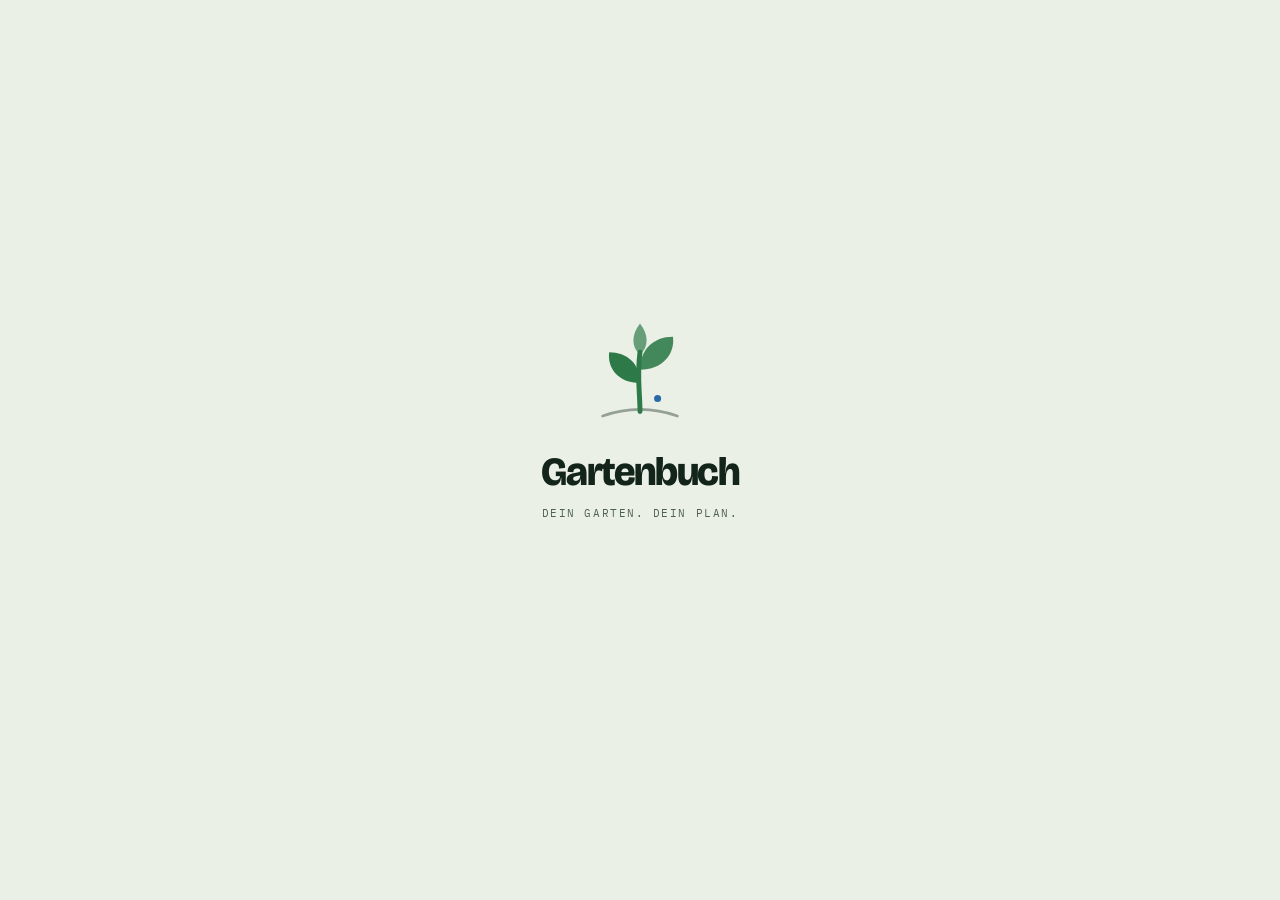
<file: app/assets/index.html>
<!doctype html><html><head><meta charset=utf8><script>(function(){var m=/[?&]theme=(dark|light)/.exec(location.search);if(m)document.documentElement.setAttribute("data-theme",m[1]);})();</script><meta name=viewport content="width=device-width,initial-scale=1,viewport-fit=cover"><style>:root{color-scheme:light;box-sizing:border-box;padding-top:env(safe-area-inset-top,0px);padding-bottom:env(safe-area-inset-bottom,0px)}html{scroll-padding-top:env(safe-area-inset-top,0px)}body{margin:0;padding:0;font:14px -apple-system,BlinkMacSystemFont,sans-serif;background:#fff;color:#000}img{max-width:100%}[hidden]:not([hidden=until-found i]){display:none!important}</style></head><body>
<title>Gartenbuch Weikendorf</title>
<style>
/* Layout: one-hand phone app — tab views in a 560px column, fixed tab bar with raised camera button, bottom sheets for detail and forms */
:root{
  --ground:#EBF0E7; --surface:#FAFCF8; --surface-2:#DFE7DA; --line:#CCD7C6;
  --ink:#13241A; --ink-2:#4F6155; --ink-3:#7A8A7E;
  --leaf:#2D7A48; --leaf-ink:#FFFFFF; --leaf-soft:#D3E9D9;
  --water:#2869A8; --water-soft:#D9E8F5;
  --sun:#B07A0C; --warn-soft:#F5E8C8;
  --bad:#B0412D; --bad-soft:#F3DAD3;
  --bar:rgba(250,252,248,.92); --scrim:rgba(19,36,26,.42);
  --shadow:0 1px 2px rgba(19,36,26,.06),0 8px 24px rgba(19,36,26,.07);
  --f-display:"Bricolage Grotesque","Avenir Next","Segoe UI",system-ui,sans-serif;
  --f-body:"Instrument Sans",-apple-system,"Segoe UI",system-ui,sans-serif;
  --f-mono:"IBM Plex Mono",ui-monospace,"SF Mono",Menlo,monospace;
}
@media (prefers-color-scheme: dark){:root:not([data-theme="light"]){
  --ground:#0D1611; --surface:#152019; --surface-2:#1D2B23; --line:#2A3B31;
  --ink:#E2ECE4; --ink-2:#A2B4A7; --ink-3:#73867A;
  --leaf:#62C383; --leaf-ink:#0D1611; --leaf-soft:#1D3828;
  --water:#72B3EA; --water-soft:#172F45;
  --sun:#E3B14E; --warn-soft:#352B14;
  --bad:#EC8670; --bad-soft:#3B201A;
  --bar:rgba(21,32,25,.92); --scrim:rgba(0,0,0,.55);
  --shadow:0 1px 2px rgba(0,0,0,.3),0 8px 24px rgba(0,0,0,.25);
  color-scheme:dark}}
:root[data-theme="dark"]{
  --ground:#0D1611; --surface:#152019; --surface-2:#1D2B23; --line:#2A3B31;
  --ink:#E2ECE4; --ink-2:#A2B4A7; --ink-3:#73867A;
  --leaf:#62C383; --leaf-ink:#0D1611; --leaf-soft:#1D3828;
  --water:#72B3EA; --water-soft:#172F45;
  --sun:#E3B14E; --warn-soft:#352B14;
  --bad:#EC8670; --bad-soft:#3B201A;
  --bar:rgba(21,32,25,.92); --scrim:rgba(0,0,0,.55);
  --shadow:0 1px 2px rgba(0,0,0,.3),0 8px 24px rgba(0,0,0,.25);
  color-scheme:dark}

*{box-sizing:border-box}
body{background:var(--ground);color:var(--ink);font-family:var(--f-body);font-size:15px;line-height:1.45;-webkit-font-smoothing:antialiased}
button,input,select,textarea{font:inherit;color:inherit}
button{cursor:pointer}
:focus-visible{outline:2px solid var(--leaf);outline-offset:2px;border-radius:8px}
.app{max-width:560px;margin:0 auto;padding-left:max(16px,env(safe-area-inset-left,0px));padding-right:max(16px,env(safe-area-inset-right,0px));padding-block:14px calc(104px + env(safe-area-inset-bottom,0px))}
.view{display:flex;flex-direction:column;gap:22px}

/* type */
.eyebrow{font-family:var(--f-mono);font-size:11px;letter-spacing:.09em;text-transform:uppercase;color:var(--ink-2);display:flex;gap:8px;align-items:center;flex-wrap:wrap}
.eyebrow .dot{width:4px;height:4px;border-radius:50%;background:var(--ink-3)}
h1{font-family:var(--f-display);font-weight:800;font-size:clamp(30px,8.4vw,40px);line-height:1.02;letter-spacing:-.025em;margin:6px 0 0;text-wrap:balance;font-variation-settings:"opsz" 96}
h2{font-family:var(--f-display);font-weight:700;font-size:19px;letter-spacing:-.01em;margin:0;text-wrap:balance}
h3{font-family:var(--f-display);font-weight:700;font-size:16px;margin:0}
.sub{color:var(--ink-2);margin:6px 0 0;max-width:62ch}
.mono{font-family:var(--f-mono);font-variant-numeric:tabular-nums}
.muted{color:var(--ink-2)}
.small{font-size:13px}
.sec{display:flex;flex-direction:column;gap:10px}
.sec-head{display:flex;justify-content:space-between;align-items:baseline;gap:12px}
.sec-head .count{font-family:var(--f-mono);font-size:12px;color:var(--ink-3)}

/* weather strip */
.wx{background:var(--surface);border-radius:20px;padding:14px 10px 12px;box-shadow:var(--shadow);display:flex;flex-direction:column;gap:10px}
.wx-now{display:flex;align-items:center;justify-content:space-between;padding:0 6px;gap:10px;flex-wrap:wrap}
.wx-now .t{font-family:var(--f-display);font-weight:700;font-size:28px;letter-spacing:-.02em}
.wx-cols{display:grid;grid-template-columns:repeat(7,minmax(0,1fr));gap:2px}
.wx-col{display:flex;flex-direction:column;align-items:center;gap:3px;padding:6px 0 8px;border-radius:14px}
.wx-col.today{background:var(--leaf-soft)}
.wx-col .wd{font-family:var(--f-mono);font-size:11px;text-transform:uppercase;letter-spacing:.06em;color:var(--ink-2)}
.wx-col.today .wd{color:var(--leaf);font-weight:500}
.wx-col svg.ic{width:22px;height:22px}
.wx-col .tmax,.wx-col .tmin{font-family:var(--f-mono);font-size:12px;font-variant-numeric:tabular-nums}
.wx-col .tmin{color:var(--ink-3)}
.range{position:relative;width:6px;height:56px;border-radius:3px;background:var(--surface-2)}
.range i{position:absolute;left:0;right:0;border-radius:3px;background:linear-gradient(var(--sun),var(--water))}
.rain{display:flex;align-items:center;gap:2px;font-family:var(--f-mono);font-size:11px;color:var(--ink-3)}
.rain.wet{color:var(--water);font-weight:500}
.rain svg{width:9px;height:11px}
.stand{font-family:var(--f-mono);font-size:11px;color:var(--ink-3);padding:0 6px}

/* alerts */
.alert{display:flex;gap:12px;align-items:flex-start;padding:12px 14px;border-radius:16px;background:var(--warn-soft)}
.alert.bad{background:var(--bad-soft)}
.alert.info{background:var(--water-soft)}
.alert svg{flex:none;width:22px;height:22px;margin-top:1px}
.alert b{display:block;font-weight:600}
.alert p{margin:2px 0 0;color:var(--ink-2);font-size:14px}

/* tasks */
.task{display:grid;grid-template-columns:44px minmax(0,1fr) auto;gap:12px;align-items:center;background:var(--surface);border-radius:18px;padding:12px;box-shadow:var(--shadow)}
.task .tile{width:44px;height:44px;border-radius:14px;display:grid;place-items:center;background:var(--water-soft);color:var(--water)}
.task .tile.chk{background:var(--bad-soft);color:var(--bad)}
.task .tile.obs{background:var(--warn-soft);color:var(--sun)}
.task .tile svg{width:22px;height:22px}
.task .body{min-width:0}
.task .name{font-weight:600}
.task .what{font-size:14px;color:var(--ink-2)}
.task .what .mono{color:var(--water);font-weight:500}
.btn{border:0;border-radius:999px;padding:10px 16px;font-weight:600;background:var(--surface-2);color:var(--ink);display:inline-flex;align-items:center;gap:6px;justify-content:center;min-height:42px}
.btn svg{width:18px;height:18px}
.btn.primary{background:var(--leaf);color:var(--leaf-ink)}
.btn.water{background:var(--water);color:var(--surface)}
.btn.ghost{background:transparent;color:var(--ink-2)}
.btn.danger{background:var(--bad-soft);color:var(--bad)}
.btn.sm{min-height:36px;padding:7px 13px;font-size:14px}
.btn:disabled{opacity:.5;cursor:default}
.btn-row{display:flex;gap:8px;flex-wrap:wrap}
.empty-task{background:var(--surface);border-radius:18px;padding:16px;display:flex;gap:12px;align-items:center;color:var(--ink-2);box-shadow:var(--shadow)}
.empty-task svg{width:26px;height:26px;color:var(--leaf);flex:none}

.week{background:var(--surface);border-radius:18px;box-shadow:var(--shadow);overflow:hidden}
.week-row{display:grid;grid-template-columns:64px minmax(0,1fr);gap:12px;padding:11px 14px;border-top:1px solid var(--line)}
.week-row:first-child{border-top:0}
.week-row .d{font-family:var(--f-mono);font-size:12px;color:var(--ink-2);padding-top:2px;text-transform:uppercase;letter-spacing:.04em}
.week-row ul{list-style:none;margin:0;padding:0;display:flex;flex-direction:column;gap:2px}
.week-row li{display:flex;justify-content:space-between;gap:10px}
.week-row li .mono{color:var(--water);font-size:13px;white-space:nowrap}

/* plants */
.area-head{display:flex;align-items:center;gap:10px}
.area-head .gl{width:26px;height:26px;color:var(--leaf)}
.plist{display:flex;flex-direction:column;gap:8px}
.prow{display:grid;grid-template-columns:60px minmax(0,1fr) 30px;gap:12px;align-items:center;background:var(--surface);border:0;border-radius:18px;padding:10px 12px 10px 10px;text-align:left;box-shadow:var(--shadow);width:100%}
.thumb{width:60px;height:60px;border-radius:14px;overflow:hidden;background:var(--leaf-soft);color:var(--leaf);display:grid;place-items:center}
.thumb img{width:100%;height:100%;object-fit:cover;display:block}
.thumb svg{width:34px;height:34px}
.prow .body{min-width:0;display:flex;flex-direction:column;gap:3px}
.prow .nm{font-weight:600;display:flex;gap:6px;align-items:center;flex-wrap:wrap}
.prow .meta{font-size:13px;color:var(--ink-3)}
.prow .rec{font-size:13px;font-weight:500;color:var(--ink-2)}
.prow .rec.due{color:var(--water)}
.pill{font-family:var(--f-mono);font-size:10.5px;letter-spacing:.05em;text-transform:uppercase;padding:2px 7px;border-radius:999px;font-weight:500;white-space:nowrap}
.pill.gut{background:var(--leaf-soft);color:var(--leaf)}
.pill.beobachten{background:var(--warn-soft);color:var(--sun)}
.pill.krank{background:var(--bad-soft);color:var(--bad)}
.pill.ex{border:1px dashed var(--ink-3);color:var(--ink-3)}
.tube{justify-self:end;display:flex;flex-direction:column;align-items:center;gap:4px}
.tube .glass{position:relative;width:10px;height:44px;border-radius:5px;background:var(--surface-2);overflow:hidden}
.tube .glass i{position:absolute;left:0;right:0;bottom:0;background:var(--water);border-radius:5px}
.tube .glass i.low{background:var(--sun)}
.tube span{font-family:var(--f-mono);font-size:10px;color:var(--ink-3)}
.add-row{display:flex;gap:8px;flex-wrap:wrap}

.empty{background:var(--surface);border-radius:20px;padding:24px 20px;text-align:center;display:flex;flex-direction:column;gap:10px;align-items:center;box-shadow:var(--shadow)}
.empty svg{width:56px;height:56px;color:var(--leaf)}

/* photo */
.drop{position:relative;display:flex;flex-direction:column;align-items:center;justify-content:center;gap:10px;min-height:250px;border-radius:24px;border:2px dashed var(--line);background:var(--surface);text-align:center;padding:24px;cursor:pointer}
.drop:hover{border-color:var(--leaf)}
.drop .cam{width:72px;height:72px;border-radius:50%;background:var(--leaf);color:var(--leaf-ink);display:grid;place-items:center}
.drop .cam svg{width:32px;height:32px}
.drop input{position:absolute;inset:0;opacity:0;cursor:pointer;width:100%}
.tips{display:grid;grid-template-columns:repeat(3,minmax(0,1fr));gap:8px}
.tip{background:var(--surface);border-radius:14px;padding:10px;font-size:13px;color:var(--ink-2);display:flex;flex-direction:column;gap:6px}
.tip svg{width:20px;height:20px;color:var(--leaf)}
.preview{position:relative;border-radius:22px;overflow:hidden;background:var(--surface-2);aspect-ratio:4/3;max-width:100%}
.preview img{width:100%;height:100%;object-fit:cover;display:block}
.preview .swap{position:absolute;right:10px;bottom:10px}
.field{display:flex;flex-direction:column;gap:6px}
.field label,.lbl{font-size:13px;font-weight:600;color:var(--ink-2)}
.field input,.field select,.field textarea{width:100%;border:1px solid var(--line);background:var(--surface);border-radius:12px;padding:11px 12px;min-height:44px}
.field textarea{min-height:72px;resize:vertical}
.grid2{display:grid;grid-template-columns:minmax(0,1fr) minmax(0,1fr);gap:10px}
.busy{display:flex;gap:14px;align-items:center;background:var(--surface);border-radius:18px;padding:16px;box-shadow:var(--shadow)}
.leafspin{width:36px;height:36px;color:var(--leaf);animation:sway 1.6s ease-in-out infinite;transform-origin:50% 90%}
@keyframes sway{0%,100%{transform:rotate(-10deg)}50%{transform:rotate(10deg)}}
.result{background:var(--surface);border-radius:22px;padding:18px;box-shadow:var(--shadow);display:flex;flex-direction:column;gap:14px}
.result .top{display:flex;gap:10px;align-items:flex-start;justify-content:space-between}
.result .art{font-size:13px;color:var(--ink-2)}
.result h2{font-size:22px}
.result ul{margin:0;padding-left:0;list-style:none;display:flex;flex-direction:column;gap:8px}
.result li{display:grid;grid-template-columns:22px minmax(0,1fr);gap:8px}
.result li .n{font-family:var(--f-mono);font-size:12px;width:22px;height:22px;border-radius:50%;background:var(--leaf-soft);color:var(--leaf);display:grid;place-items:center}
.result .cause li::before{content:"";width:6px;height:6px;border-radius:50%;background:var(--ink-3);margin:8px 0 0 8px}
.waterbox{display:flex;gap:10px;align-items:flex-start;background:var(--water-soft);border-radius:14px;padding:12px}
.waterbox svg{width:20px;height:20px;color:var(--water);flex:none;margin-top:1px}
.conf{font-family:var(--f-mono);font-size:11px;color:var(--ink-3)}
.err{background:var(--bad-soft);color:var(--ink);border-radius:14px;padding:12px 14px;font-size:14px}

/* calendar */
.month{background:var(--surface);border-radius:20px;padding:16px;box-shadow:var(--shadow);display:flex;flex-direction:column;gap:12px}
.month.now{outline:2px solid var(--leaf);outline-offset:-2px}
.month .mh{display:flex;justify-content:space-between;align-items:baseline}
.month .tag{font-family:var(--f-mono);font-size:11px;text-transform:uppercase;letter-spacing:.08em;color:var(--leaf)}
.cal-g{display:grid;grid-template-columns:28px minmax(0,1fr);gap:10px}
.cal-g svg{width:22px;height:22px;color:var(--leaf);margin-top:1px}
.cal-g b{display:block;font-size:13px;font-family:var(--f-mono);font-weight:500;text-transform:uppercase;letter-spacing:.06em;color:var(--ink-2)}
.cal-g p{margin:2px 0 0}
details.year{background:var(--surface);border-radius:20px;box-shadow:var(--shadow)}
details.year summary{padding:16px;font-weight:600;cursor:pointer;list-style:none;display:flex;justify-content:space-between}
details.year summary::-webkit-details-marker{display:none}
details.year[open] summary svg{transform:rotate(180deg)}
details.year summary svg{width:20px;height:20px;transition:transform .2s}
.year-list{padding:0 16px 16px;display:flex;flex-direction:column;gap:14px}
.year-list .ym{border-top:1px solid var(--line);padding-top:12px;display:flex;flex-direction:column;gap:6px}
.year-list .ym h3{font-size:15px}
.year-list .ym p{margin:0;font-size:14px;color:var(--ink-2)}
.year-list .ym p b{color:var(--ink);font-weight:600}

/* weather tab */
.wtable{background:var(--surface);border-radius:20px;box-shadow:var(--shadow);overflow-x:auto}
.wtable table{width:100%;border-collapse:collapse;font-variant-numeric:tabular-nums;min-width:330px}
.wtable th,.wtable td{padding:11px 10px;text-align:right;border-top:1px solid var(--line);font-size:14px}
.wtable th{font-family:var(--f-mono);font-weight:500;font-size:11px;text-transform:uppercase;letter-spacing:.06em;color:var(--ink-3);border-top:0}
.wtable td:first-child,.wtable th:first-child{text-align:left}
.wtable td.wet{color:var(--water);font-weight:600}
.wtable tr.today td{background:var(--leaf-soft)}
.how{background:var(--surface);border-radius:20px;padding:16px;box-shadow:var(--shadow);display:flex;flex-direction:column;gap:10px}
.how p{margin:0;color:var(--ink-2);font-size:14px}
.how .f{font-family:var(--f-mono);font-size:13px;background:var(--surface-2);border-radius:10px;padding:10px 12px;color:var(--ink);overflow-x:auto;white-space:nowrap}

/* tab bar */
.tabbar{position:fixed;left:0;right:0;bottom:0;z-index:20;background:var(--bar);backdrop-filter:blur(14px);-webkit-backdrop-filter:blur(14px);border-top:1px solid var(--line);padding-bottom:env(safe-area-inset-bottom,0px);padding-left:env(safe-area-inset-left,0px);padding-right:env(safe-area-inset-right,0px)}
.tabbar .in{max-width:560px;margin:0 auto;display:grid;grid-template-columns:repeat(5,minmax(0,1fr));align-items:end;padding:6px 6px 8px}
.tab{background:none;border:0;display:flex;flex-direction:column;align-items:center;gap:3px;color:var(--ink-3);font-size:11px;font-weight:600;padding:6px 0}
.tab svg{width:24px;height:24px}
.tab[aria-current="page"]{color:var(--leaf)}
.tab.cam .ring{width:58px;height:58px;margin-top:-26px;border-radius:50%;background:var(--leaf);color:var(--leaf-ink);display:grid;place-items:center;box-shadow:0 6px 18px rgba(45,122,72,.35);border:4px solid var(--ground)}
.tab.cam .ring svg{width:26px;height:26px}

/* sheet */
.sheet{position:fixed;inset:0;z-index:40;display:flex;align-items:flex-end;justify-content:center;background:var(--scrim)}
.sheet .panel{width:100%;max-width:560px;max-height:90%;overflow-y:auto;background:var(--ground);border-radius:24px 24px 0 0;padding-block:8px calc(20px + env(safe-area-inset-bottom,0px));padding-left:max(16px,env(safe-area-inset-left,0px));padding-right:max(16px,env(safe-area-inset-right,0px));display:flex;flex-direction:column;gap:16px;animation:up .22s ease-out}
@keyframes up{from{transform:translateY(24px);opacity:.6}to{transform:none;opacity:1}}
.grab{width:40px;height:5px;border-radius:3px;background:var(--line);margin:4px auto 0}
.sheet-head{display:flex;justify-content:space-between;align-items:center;gap:10px}
.close{border:0;background:var(--surface-2);width:36px;height:36px;border-radius:50%;display:grid;place-items:center;flex:none}
.close svg{width:18px;height:18px}
.hero-photo{border-radius:20px;overflow:hidden;aspect-ratio:16/10;max-width:100%;background:var(--leaf-soft);color:var(--leaf);display:grid;place-items:center}
.hero-photo img{width:100%;height:100%;object-fit:cover;display:block}
.hero-photo svg{width:72px;height:72px}
.facts{display:grid;grid-template-columns:repeat(3,minmax(0,1fr));gap:8px}
.fact{background:var(--surface);border-radius:14px;padding:10px 12px}
.fact .k{font-family:var(--f-mono);font-size:10.5px;text-transform:uppercase;letter-spacing:.06em;color:var(--ink-3)}
.fact .v{font-weight:600;margin-top:2px}
.recbox{display:flex;gap:14px;align-items:center;background:var(--surface);border-radius:18px;padding:14px;box-shadow:var(--shadow)}
.recbox .bigtube{position:relative;width:16px;height:64px;border-radius:8px;background:var(--surface-2);overflow:hidden;flex:none}
.recbox .bigtube i{position:absolute;left:0;right:0;bottom:0;background:var(--water)}
.recbox .bigtube i.low{background:var(--sun)}
.recbox .r1{font-family:var(--f-display);font-weight:700;font-size:18px}
.hist{display:flex;flex-direction:column;gap:0;background:var(--surface);border-radius:18px;box-shadow:var(--shadow);overflow:hidden}
.hist .h{display:grid;grid-template-columns:72px minmax(0,1fr);gap:10px;padding:10px 14px;border-top:1px solid var(--line);font-size:14px}
.hist .h:first-child{border-top:0}
.hist .h .d{font-family:var(--f-mono);font-size:12px;color:var(--ink-3);padding-top:1px}
.hist .h img{width:56px;height:56px;border-radius:10px;object-fit:cover;margin-top:6px;display:block}
.confirm{background:var(--bad-soft);border-radius:14px;padding:12px;display:flex;flex-direction:column;gap:10px}

.banner{font-size:13px;color:var(--ink-2);background:var(--surface-2);border-radius:12px;padding:9px 12px}
.toast{position:fixed;left:50%;transform:translateX(-50%);bottom:calc(96px + env(safe-area-inset-bottom,0px));z-index:50;background:var(--ink);color:var(--ground);padding:10px 16px;border-radius:999px;font-weight:600;font-size:14px;box-shadow:var(--shadow);max-width:calc(100% - 32px)}

@media (max-width:380px){.tips{grid-template-columns:1fr}.facts{grid-template-columns:repeat(2,minmax(0,1fr))}}
@media (prefers-reduced-motion:reduce){*{animation:none!important;transition:none!important}}

/* onboarding */
.onb{display:flex;flex-direction:column;gap:20px;padding-top:12px}
.onb .mark{width:72px;height:72px;border-radius:22px;background:var(--leaf-soft);color:var(--leaf);display:grid;place-items:center}
.onb .mark svg{width:46px;height:46px}
.steps{list-style:none;margin:0;padding:0;display:flex;flex-direction:column;gap:10px;counter-reset:s}
.steps li{display:grid;grid-template-columns:30px minmax(0,1fr);gap:12px;align-items:start;counter-increment:s}
.steps li::before{content:counter(s);width:30px;height:30px;border-radius:50%;background:var(--surface-2);color:var(--ink-2);display:grid;place-items:center;font-family:var(--f-mono);font-size:13px;font-weight:500}
.steps li.on::before{background:var(--leaf);color:var(--leaf-ink)}
.steps li.done::before{content:"✓";background:var(--leaf-soft);color:var(--leaf)}
.steps li b{display:block}
.steps li span{color:var(--ink-2);font-size:14px}
.card{background:var(--surface);border-radius:20px;padding:16px;box-shadow:var(--shadow);display:flex;flex-direction:column;gap:12px}
.hint{font-size:13px;color:var(--ink-3);margin:0}
.calc{display:grid;grid-template-columns:minmax(0,1fr) auto minmax(0,1fr) auto;gap:8px;align-items:center;background:var(--surface-2);border-radius:12px;padding:8px 10px}
.calc input{min-height:38px;padding:7px 9px}
.calc span{color:var(--ink-3);font-size:13px}
.statusbar{display:flex;gap:12px;align-items:center;background:var(--water-soft);border-radius:16px;padding:12px 14px}
.statusbar.err{background:var(--bad-soft)}
.statusbar .leafspin{width:28px;height:28px;flex:none}
.statusbar p{margin:2px 0 0;font-size:14px;color:var(--ink-2)}
.iconbtn{border:0;background:var(--surface);box-shadow:var(--shadow);width:40px;height:40px;border-radius:50%;display:grid;place-items:center;color:var(--ink-2);flex:none}
.iconbtn svg{width:20px;height:20px}
.hdr{display:flex;justify-content:space-between;align-items:flex-start;gap:12px}
.hdr > div{min-width:0}

/* how-to */
details.howto{border-top:1px solid var(--line);margin-top:2px}
details.howto summary{list-style:none;cursor:pointer;padding:10px 0 2px;font-size:14px;font-weight:600;color:var(--water);display:flex;align-items:center;gap:6px}
details.howto summary::-webkit-details-marker{display:none}
details.howto summary svg{width:16px;height:16px;transition:transform .2s}
details.howto[open] summary svg{transform:rotate(180deg)}
.task.wrap{grid-template-columns:44px minmax(0,1fr)}
.task.wrap .full{grid-column:1 / -1}
.task .acts{grid-column:1 / -1;display:flex;gap:8px;flex-wrap:wrap}
ol.howlist{margin:8px 0 4px;padding:0;list-style:none;display:flex;flex-direction:column;gap:8px;counter-reset:h}
ol.howlist li{display:grid;grid-template-columns:22px minmax(0,1fr);gap:8px;font-size:14px;counter-increment:h}
ol.howlist li::before{content:counter(h);width:22px;height:22px;border-radius:50%;background:var(--water-soft);color:var(--water);font-family:var(--f-mono);font-size:12px;display:grid;place-items:center}
ol.howlist.green li::before{background:var(--leaf-soft);color:var(--leaf)}

/* plan */
.plan{display:flex;flex-direction:column;gap:10px}
.plan .lead{background:var(--leaf-soft);border-radius:16px;padding:14px;font-size:15px}
details.ps{background:var(--surface);border-radius:18px;box-shadow:var(--shadow)}
details.ps > summary{list-style:none;cursor:pointer;padding:14px 16px;display:flex;align-items:center;gap:12px}
details.ps > summary::-webkit-details-marker{display:none}
details.ps > summary .ico{width:34px;height:34px;border-radius:11px;background:var(--leaf-soft);color:var(--leaf);display:grid;place-items:center;flex:none}
details.ps > summary .ico svg{width:20px;height:20px}
details.ps > summary h3{flex:1;min-width:0}
details.ps > summary .chev{width:18px;height:18px;color:var(--ink-3);transition:transform .2s}
details.ps[open] > summary .chev{transform:rotate(180deg)}
.ps-body{padding:0 16px 16px;display:flex;flex-direction:column;gap:12px}
.item{border-top:1px solid var(--line);padding-top:12px;display:flex;flex-direction:column;gap:6px}
.item:first-child{border-top:0;padding-top:0}
.item .when{font-family:var(--f-mono);font-size:11px;text-transform:uppercase;letter-spacing:.07em;color:var(--leaf)}
.item b{font-weight:600}
.item p{margin:0;color:var(--ink-2);font-size:14px}
.chips{display:flex;gap:6px;flex-wrap:wrap}
.chip{display:inline-flex;align-items:center;gap:5px;font-size:13px;padding:5px 10px;border-radius:999px;background:var(--surface-2);color:var(--ink)}
.chip svg{width:14px;height:14px;flex:none}
.chip.buy{background:var(--warn-soft)}
.chip.dose{background:var(--water-soft)}
.chip.bad{background:var(--bad-soft)}
ul.dots{margin:0;padding:0;list-style:none;display:flex;flex-direction:column;gap:6px}
ul.dots li{display:grid;grid-template-columns:14px minmax(0,1fr);gap:6px;font-size:14px}
ul.dots li::before{content:"";width:6px;height:6px;border-radius:50%;background:var(--leaf);margin-top:8px}
.disclaim{font-size:12.5px;color:var(--ink-3);margin:0}
.planbtn{display:flex;gap:14px;align-items:center;background:var(--surface);border-radius:18px;padding:14px;box-shadow:var(--shadow)}
.planbtn .ico{width:44px;height:44px;border-radius:14px;background:var(--leaf);color:var(--leaf-ink);display:grid;place-items:center;flex:none}
.planbtn .ico svg{width:24px;height:24px}
.result .step b{display:block}
.result .step p{margin:2px 0 0;color:var(--ink-2);font-size:14px}
.result .step .chips{margin-top:6px}
.now-list{display:flex;flex-direction:column;gap:8px}
.now-p{background:var(--surface);border-radius:16px;padding:12px 14px;box-shadow:var(--shadow)}
.now-p b{display:block;margin-bottom:4px}
.credit{text-align:center;font-family:var(--f-mono);font-size:11px;letter-spacing:.06em;color:var(--ink-3);padding-top:8px}
.credit b{font-weight:500;color:var(--ink-2)}
.linkcard{display:grid;grid-template-columns:40px minmax(0,1fr) 18px;gap:12px;align-items:center;width:100%;text-align:left;border:0;background:var(--surface);border-radius:18px;padding:12px 14px;box-shadow:var(--shadow);color:var(--ink)}
.linkcard .ico{width:40px;height:40px;border-radius:12px;background:var(--warn-soft);color:var(--sun);display:grid;place-items:center}
.linkcard .ico svg{width:22px;height:22px}
.linkcard .t{display:flex;flex-direction:column;min-width:0}
.linkcard .t span{font-size:13px;color:var(--ink-2);overflow:hidden;text-overflow:ellipsis;white-space:nowrap}
.linkcard > svg{width:18px;height:18px;color:var(--ink-3)}
.iconbtn{position:relative}
.badge{position:absolute;top:-3px;right:-3px;min-width:18px;height:18px;padding:0 5px;border-radius:9px;background:var(--sun);color:var(--surface);font-family:var(--f-mono);font-size:11px;display:grid;place-items:center}
.tools{display:grid;grid-template-columns:repeat(auto-fit,minmax(140px,1fr));gap:8px}
.tool{border:0;background:var(--surface);border-radius:18px;padding:12px;box-shadow:var(--shadow);text-align:left;display:flex;flex-direction:column;gap:2px;color:var(--ink);min-width:0}
.tool .ico{width:34px;height:34px;border-radius:11px;background:var(--leaf-soft);color:var(--leaf);display:grid;place-items:center;margin-bottom:6px}
.tool .ico svg{width:20px;height:20px}
.tool span:last-child{font-size:13px;color:var(--ink-2)}
button.chip.addshop{border:1px dashed var(--water);background:transparent;color:var(--water);cursor:pointer;font:inherit;font-size:13px}
.addline{display:grid;grid-template-columns:minmax(0,1fr) auto;gap:8px}
.addline input{width:100%;border:1px solid var(--line);background:var(--surface);border-radius:12px;padding:9px 12px;min-height:42px}
.shoplist{display:flex;flex-direction:column;gap:6px}
.shoprow{display:grid;grid-template-columns:32px minmax(0,1fr) 32px;gap:10px;align-items:center;background:var(--surface);border-radius:14px;padding:10px 12px;box-shadow:var(--shadow)}
.shoprow .tick{width:28px;height:28px;border-radius:50%;border:2px solid var(--line);background:transparent;display:grid;place-items:center;color:var(--leaf-ink);padding:0}
.shoprow.done .tick{background:var(--leaf);border-color:var(--leaf)}
.shoprow .tick svg{width:16px;height:16px}
.shoprow .txt{min-width:0;display:flex;flex-wrap:wrap;gap:4px 8px;align-items:center}
.shoprow .txt b{width:100%;font-weight:600}
.shoprow.done .txt b{text-decoration:line-through;color:var(--ink-3)}
.shoprow .for{font-size:12.5px;color:var(--ink-3)}
.del{border:0;background:transparent;color:var(--ink-3);width:32px;height:32px;border-radius:50%;display:grid;place-items:center;padding:0}
.del svg{width:16px;height:16px}
.hlist{display:flex;flex-direction:column}
.hrow{display:grid;grid-template-columns:80px minmax(0,1fr) 32px;gap:8px;align-items:center;border-top:1px solid var(--line);padding:6px 0;font-size:14px}
.hrow .mono{font-size:12px;color:var(--ink-3)}
.legend{display:flex;align-items:center;gap:6px;font-family:var(--f-mono);font-size:11px;color:var(--ink-3)}
.sw{width:10px;height:10px;border-radius:3px;display:inline-block}
.sw.a{background:var(--leaf)}.sw.b{background:var(--line)}
.bars{display:flex;flex-direction:column;gap:12px}
.bar{display:grid;grid-template-columns:minmax(0,1fr) auto;gap:4px 10px}
.bar .bn{font-size:14px;font-weight:600;min-width:0;overflow:hidden;text-overflow:ellipsis;white-space:nowrap}
.bar .bv{font-size:13px;color:var(--ink-2);text-align:right}
.bar .bt{grid-column:1 / -1;display:flex;flex-direction:column;gap:3px}
.bar .bt i{height:8px;border-radius:4px;min-width:2px;display:block}
.bar .bt i.a{background:var(--leaf)}.bar .bt i.b{background:var(--line)}
.cmp{display:grid;grid-template-columns:minmax(0,1fr) minmax(0,1fr);gap:8px}
.cmp figure{margin:0;display:flex;flex-direction:column;gap:4px}
.cmp img{width:100%;aspect-ratio:3/4;object-fit:cover;border-radius:14px;display:block;max-width:100%}
.cmp figcaption{font-family:var(--f-mono);font-size:11px;color:var(--ink-3)}
.gallery{display:grid;grid-template-columns:repeat(4,minmax(0,1fr));gap:6px}
.gallery button{border:0;padding:0;background:none;display:flex;flex-direction:column;gap:2px;min-width:0}
.gallery img{width:100%;aspect-ratio:1;object-fit:cover;border-radius:10px;display:block}
.gallery span{font-family:var(--f-mono);font-size:10px;color:var(--ink-3)}
.bigphoto{border-radius:18px;overflow:hidden;background:var(--surface-2)}
.bigphoto img{width:100%;max-height:60vh;object-fit:contain;display:block}
/* ---------- Schriften (lokal gebündelt, funktionieren offline) ---------- */
@font-face{font-family:"Bricolage Grotesque";font-style:normal;font-weight:200 800;font-display:swap;src:url(fonts/bricolage-latin.woff2) format("woff2");unicode-range:U+0000-00FF,U+0131,U+0152-0153,U+02BB-02BC,U+02C6,U+02DA,U+02DC,U+2000-206F,U+20AC,U+2122,U+2191,U+2193,U+2212,U+2215,U+FEFF,U+FFFD}
@font-face{font-family:"Bricolage Grotesque";font-style:normal;font-weight:200 800;font-display:swap;src:url(fonts/bricolage-latin-ext.woff2) format("woff2");unicode-range:U+0100-02BA,U+02BD-02C5,U+02C7-02CC,U+02CE-02D7,U+02DD-02FF,U+0304,U+0308,U+0329,U+1D00-1DBF,U+1E00-1E9F,U+1EF2-1EFF,U+2020,U+20A0-20AB,U+20AD-20C0,U+2113,U+2C60-2C7F,U+A720-A7FF}
@font-face{font-family:"Instrument Sans";font-style:normal;font-weight:400 700;font-display:swap;src:url(fonts/instrument-latin.woff2) format("woff2");unicode-range:U+0000-00FF,U+0131,U+0152-0153,U+02BB-02BC,U+02C6,U+02DA,U+02DC,U+2000-206F,U+20AC,U+2122,U+2191,U+2193,U+2212,U+2215,U+FEFF,U+FFFD}
@font-face{font-family:"Instrument Sans";font-style:normal;font-weight:400 700;font-display:swap;src:url(fonts/instrument-latin-ext.woff2) format("woff2");unicode-range:U+0100-02BA,U+02BD-02C5,U+02C7-02CC,U+02CE-02D7,U+02DD-02FF,U+0304,U+0308,U+0329,U+1D00-1DBF,U+1E00-1E9F,U+1EF2-1EFF,U+2020,U+20A0-20AB,U+20AD-20C0,U+2113,U+2C60-2C7F,U+A720-A7FF}
@font-face{font-family:"IBM Plex Mono";font-style:normal;font-weight:400;font-display:swap;src:url(fonts/plexmono-400.woff2) format("woff2")}
@font-face{font-family:"IBM Plex Mono";font-style:normal;font-weight:500;font-display:swap;src:url(fonts/plexmono-500.woff2) format("woff2")}

/* ---------- Layout-Korrekturen ---------- */
.hdr > div:first-child{flex:1;min-width:0}
.hdr > div:last-child:not(:first-child){flex:none}
.hdr > .iconbtn{flex:none}
.alert b{display:inline;font-weight:600}
.alert > div > b:first-child{display:block}
.alert p b{font-weight:600}

/* ---------- Start-Animation ---------- */
#splash{position:fixed;inset:0;z-index:9999;background:var(--ground);display:grid;place-items:center;transition:opacity .45s ease,visibility .45s;color:var(--ink)}
#splash.out{opacity:0;visibility:hidden;pointer-events:none}
#splash .sp-in{display:flex;flex-direction:column;align-items:center;gap:14px;transform:translateY(-4vh)}
#splash svg{width:132px;height:132px;overflow:visible}
#splash .sp-ground{fill:none;stroke:var(--ink-2);stroke-width:2.5;stroke-linecap:round;stroke-dasharray:70;stroke-dashoffset:70;animation:spDraw .55s .1s cubic-bezier(.3,.7,.2,1) forwards;opacity:.55}
#splash .sp-stem{fill:none;stroke:var(--leaf);stroke-width:4.5;stroke-linecap:round;stroke-dasharray:60;stroke-dashoffset:60;animation:spDraw .6s .5s cubic-bezier(.3,.7,.2,1) forwards}
#splash .sp-leaf{fill:var(--leaf);transform-box:fill-box;transform:scale(0) rotate(-14deg);animation:spLeaf .55s cubic-bezier(.3,1.5,.5,1) forwards}
#splash .sp-l1{transform-origin:100% 100%;animation-delay:.95s}
#splash .sp-l2{transform-origin:0% 100%;animation-delay:1.1s;opacity:.88}
#splash .sp-l3{transform-origin:50% 100%;animation-delay:1.25s;opacity:.7}
#splash .sp-dot{fill:var(--water);transform-box:fill-box;transform-origin:center;transform:scale(0);animation:spLeaf .45s 1.5s cubic-bezier(.3,1.7,.5,1) forwards}
#splash .sp-name{font-family:var(--f-display);font-weight:800;font-size:40px;letter-spacing:-.03em;line-height:1;opacity:0;transform:translateY(10px);animation:spUp .6s 1.2s cubic-bezier(.2,.8,.2,1) forwards;font-variation-settings:"opsz" 96}
#splash .sp-sub{font-family:var(--f-mono);font-size:11px;letter-spacing:.14em;text-transform:uppercase;color:var(--ink-2);opacity:0;animation:spUp .6s 1.45s cubic-bezier(.2,.8,.2,1) forwards}
@keyframes spDraw{to{stroke-dashoffset:0}}
@keyframes spLeaf{to{transform:scale(1) rotate(0)}}
@keyframes spUp{to{opacity:1;transform:none}}
@media (prefers-reduced-motion:reduce){#splash .sp-ground,#splash .sp-stem,#splash .sp-leaf,#splash .sp-dot,#splash .sp-name,#splash .sp-sub{animation-duration:.01s;animation-delay:0s}}

/* ---------- Korrekturen aus dem Praxistest ---------- */
.empty .btn svg{width:20px;height:20px;color:inherit}
.how .f{white-space:pre-wrap;overflow-wrap:anywhere;overflow-x:visible}

/* ---------- Aufgabenliste ---------- */
.tk-list{display:flex;flex-direction:column;gap:8px}
.tk{background:var(--surface);border-radius:18px;box-shadow:var(--shadow);overflow:hidden;transition:opacity .2s}
.tk-top{display:flex;align-items:center}
.tk-main{flex:1;min-width:0;display:flex;gap:14px;align-items:center;border:0;background:transparent;text-align:left;padding:12px 14px;min-height:64px;color:var(--ink);font:inherit;cursor:pointer}
.tk-chk{flex:none;width:30px;height:30px;border-radius:50%;border:2.5px solid var(--tkc,var(--ink-2));display:grid;place-items:center;color:var(--leaf-ink);transition:background .15s,border-color .15s}
.tk-chk svg{width:18px;height:18px}
.tk.done .tk-chk{background:var(--leaf);border-color:var(--leaf)}
.tk-body{min-width:0;flex:1;display:flex;flex-direction:column;gap:2px}
.tk-t{font-weight:600;line-height:1.25}
.tk-s{font-size:14px;color:var(--ink-2);line-height:1.3}
.tk.done{opacity:.7}
.tk.done .tk-t{text-decoration:line-through;color:var(--ink-2)}
.tk-more{padding:0 14px 12px 58px}
.tk-x{flex:none;margin-right:10px;font-size:20px;line-height:1}
.tk-sep{font-family:var(--f-mono);font-size:11px;letter-spacing:.12em;text-transform:uppercase;color:var(--ink-2);margin:10px 2px 0}
.tk-prog{height:6px;border-radius:999px;background:var(--surface-2);overflow:hidden;margin:-2px 0 10px}
.tk-prog i{display:block;height:100%;background:var(--leaf);border-radius:999px;transition:width .3s}

/* Gartenkarte */
.gk-seg{display:flex;background:var(--surface-2);border-radius:999px;padding:3px;gap:2px}
.gk-seg button{flex:1;border:0;background:transparent;border-radius:999px;padding:8px 12px;font-weight:600;color:var(--ink-2);min-height:38px}
.gk-seg button[aria-current="true"]{background:var(--surface);color:var(--ink);box-shadow:var(--shadow)}
.gk-info .spacer{flex:1}
.gk-info .gk-compass{width:34px;height:34px;color:var(--ink-2);flex:none}
.gk-info .iconbtn.sm{width:34px;height:34px;font-size:20px;line-height:1;font-weight:600}
.gk-info .iconbtn:disabled{opacity:.4}
.gk-box.zoomed{max-height:68vh;border:1px solid var(--line)}
.gk-grip{position:absolute;width:28px;height:28px;border-radius:50%;background:var(--water);border:3px solid #fff;box-shadow:0 1px 4px rgba(0,0,0,.45);z-index:40;touch-action:none}
.gk-scale{display:flex;align-items:center;gap:8px;margin-top:-10px}
.gk-scale i{display:block;height:6px;border:2px solid var(--ink-2);border-top:0;flex:none;max-width:60%}
.gk-panel .lbl{margin-bottom:2px}
.gk-list{display:flex;flex-direction:column;gap:8px}
.gk-row{display:flex;align-items:center;gap:12px;border:0;background:var(--surface);border-radius:16px;padding:10px 12px;text-align:left;width:100%;box-shadow:var(--shadow);color:var(--ink)}
.gk-sw{width:16px;height:16px;border-radius:5px;flex:none;box-shadow:inset 0 0 0 1px rgba(0,0,0,.25)}
.gk-types{display:grid;grid-template-columns:repeat(2,minmax(0,1fr));gap:8px}
.gk-type{display:flex;align-items:center;gap:10px;border:0;background:var(--surface);border-radius:14px;padding:12px;text-align:left;font-weight:600;box-shadow:var(--shadow);color:var(--ink);min-height:48px}
.gk-chklist{display:flex;flex-direction:column;gap:2px;max-height:180px;overflow:auto;border:1px solid var(--line);border-radius:12px;padding:6px 10px;background:var(--surface)}
.gk-chk{display:flex;gap:10px;align-items:center;padding:7px 0;font-weight:500;color:var(--ink)}
.gk-chk input{width:20px;height:20px;flex:none}

.gk-info{display:flex;align-items:center;gap:10px;flex-wrap:nowrap}
.gk-info .spacer{flex:1;min-width:0}
.gk-dim{display:flex;flex-direction:column;line-height:1.2;min-width:0;flex:none}
.gk-dim b{font-weight:500;white-space:nowrap}
.gk-zoom{display:flex;align-items:center;gap:4px;flex:none}
.gk-info .gk-zl{min-width:46px;text-align:center;white-space:nowrap}
.gk-box{overflow:auto;border-radius:14px;-webkit-overflow-scrolling:touch;background:var(--surface-2);padding:3px}
.gk-box.zoomed{max-height:68vh}
.gk-cv{position:relative;background:var(--surface-2);touch-action:pan-x pan-y;-webkit-user-select:none;user-select:none}
.gk-svg,.gk-svg2{position:absolute;left:0;top:0;pointer-events:none;display:block}
.gk-ruler{color:var(--ink-2)}
.gk-rt{font-family:var(--f-mono);font-size:9px}
.gk-lbl text{text-anchor:middle;fill:#fff;stroke:rgba(18,30,22,.82);stroke-width:3.4px;paint-order:stroke;stroke-linejoin:round;font-family:var(--f-body)}
#mapitems,#gk-gripw{position:absolute;left:0;top:0;width:0;height:0}
.gk-hit{position:absolute;touch-action:none;cursor:grab;border-radius:3px}
.gk-hit.round{border-radius:50%}
.gk-hit.sel{outline:3px solid var(--water);outline-offset:1px;background:rgba(255,255,255,.1)}
.gk-cc2{display:flex;flex-wrap:wrap;gap:6px}
.gk-cc2 span{display:inline-flex;align-items:center;gap:6px;background:var(--surface-2);border-radius:999px;padding:4px 10px;font-weight:600;font-size:13px}
.gk-cc2 i,.gk-cpc i,.gk-task i{width:10px;height:10px;border-radius:50%;flex:none;box-shadow:inset 0 0 0 1px rgba(0,0,0,.25)}
.gk-hints{list-style:none;margin:0;padding:0;display:flex;flex-direction:column;gap:8px}
.gk-hints li{display:flex;gap:10px;align-items:flex-start;line-height:1.35;font-size:14px}
.gk-hints li > b{flex:none;width:20px;height:20px;border-radius:50%;display:grid;place-items:center;font-size:12px;font-weight:700;background:var(--surface-2);color:var(--ink-2);margin-top:1px}
.gk-hints li.ok > b{background:var(--leaf);color:#fff}
.gk-hints li.warn > b{background:var(--bad);color:#fff}
.gk-hints li > span{min-width:0}
.gk-cg{margin-bottom:10px}
.gk-cpl{display:flex;flex-wrap:wrap;gap:6px;margin-top:6px}
.gk-cpc{position:relative;display:inline-flex}
.gk-cpc input{position:absolute;opacity:0;inset:0;width:100%;height:100%;margin:0;cursor:pointer}
.gk-cpc span{display:inline-flex;align-items:center;gap:7px;padding:8px 12px;min-height:38px;border-radius:999px;background:var(--surface-2);font-weight:600;font-size:14px;color:var(--ink);box-shadow:inset 0 0 0 1.5px transparent}
.gk-cpc input:checked + span{background:var(--leaf-soft,var(--surface-2));box-shadow:inset 0 0 0 2px var(--leaf)}
.gk-cpc input:focus-visible + span{outline:2px solid var(--water);outline-offset:2px}
.gk-tasks{display:flex;flex-direction:column;gap:8px}
.gk-task{display:flex;gap:12px;align-items:flex-start;background:var(--surface);border-radius:16px;padding:12px 14px;box-shadow:var(--shadow);line-height:1.3}
.gk-task i{margin-top:5px}
.gk-task > div{min-width:0}
.gk-task span{display:block}

</style>

<div id="splash" role="presentation" aria-hidden="true"><div class="sp-in">
  <svg viewBox="0 0 120 120"><path class="sp-ground" d="M26 100 Q60 88 94 100"/><path class="sp-stem" d="M60 96 C60 78 57 64 60 42"/>
    <path class="sp-leaf sp-l1" d="M60 70 C40 70 30 56 32 42 C48 42 60 52 60 70Z"/>
    <path class="sp-leaf sp-l2" d="M60 58 C80 58 92 44 90 28 C72 28 60 40 60 58Z"/>
    <path class="sp-leaf sp-l3" d="M60 44 C52 38 52 26 60 16 C68 26 68 38 60 44Z"/>
    <circle class="sp-dot" cx="76" cy="84" r="3.2"/></svg>
  <div class="sp-name">Gartenbuch</div><div class="sp-sub">Dein Garten. Dein Plan.</div></div></div>
<script>(function(){var s=document.getElementById("splash"),done=false;function hide(){if(done)return;done=true;s.classList.add("out");setTimeout(function(){if(s.parentNode)s.parentNode.removeChild(s)},600)}
var t0=Date.now();function later(){var left=Math.max(0,2250-(Date.now()-t0));setTimeout(hide,left)}
if(document.readyState==="complete")later();else window.addEventListener("load",later);setTimeout(hide,4500);s.addEventListener("click",hide);s.addEventListener("touchstart",hide,{passive:true})})()</script>

<div class="app">
  <main id="view" class="view" aria-live="polite"></main>
</div>
<nav class="tabbar" aria-label="Hauptnavigation"><div class="in" id="tabs"></div></nav>
<div id="sheet" class="sheet" hidden></div>
<div id="toast" class="toast" role="status" hidden></div>

<script>
(() => {
"use strict";
/* ---------- constants ---------- */
const WEATHER_TASK = "trig_017FhhdxvGmoRgvBiXNBXXKs";
const AREAS = {
  rasen:  {label:"Rasen", ground:true, glyph:"grass"},
  beet:   {label:"Gemüsebeet", ground:true, glyph:"sprout"},
  zier:   {label:"Zierpflanzen", ground:true, glyph:"flower"},
  kuebel: {label:"Kübel & Töpfe", pot:true, glyph:"pot"},
  zimmer: {label:"Drinnen", pot:true, indoor:true, glyph:"house"}
};
const KINDS = {
  rasen:   {label:"Rasen", kc:.85, raw:15, min:10, max:20},
  tomate:  {label:"Tomate", kc:1.05, raw:12},
  paprika: {label:"Paprika / Chili", kc:1.0, raw:10},
  gurke:   {label:"Gurke / Zucchini", kc:1.0, raw:11},
  salat:   {label:"Salat / Spinat", kc:.9, raw:8},
  kohl:    {label:"Kohl", kc:.95, raw:14},
  wurzel:  {label:"Wurzelgemüse", kc:.8, raw:15},
  kraeuter:{label:"Kräuter", kc:.6, raw:10},
  stauden: {label:"Stauden / Blumen", kc:.7, raw:15},
  rose:    {label:"Rose", kc:.75, raw:18},
  gehoelz: {label:"Strauch / Hecke", kc:.6, raw:25},
  kuebel:  {label:"Kübelpflanze", kc:.8, raw:12},
  zimmer:  {label:"Zimmerpflanze", kc:.5, raw:10, interval:7}
};
const SUN = {voll:{label:"Volle Sonne", f:1, hint:"mehr als 6 Stunden direkte Sonne"}, halb:{label:"Halbschatten", f:.75, hint:"3–6 Stunden Sonne"}, schatten:{label:"Schatten", f:.55, hint:"unter 3 Stunden Sonne"}};
const STATUS = {gut:"Gesund", beobachten:"Beobachten", krank:"Behandeln"};
const WD = ["So","Mo","Di","Mi","Do","Fr","Sa"];
const WDL = ["Sonntag","Montag","Dienstag","Mittwoch","Donnerstag","Freitag","Samstag"];
const MON = ["Jänner","Februar","März","April","Mai","Juni","Juli","August","September","Oktober","November","Dezember"];

const CAL = [
  {r:"Bei Frost und Raureif nicht betreten – gefrorene Halme brechen und werden braun.", g:"Anbauplan machen: Was wächst wo? Saatgut sichten und bestellen.", k:"Winterquartier kontrollieren, nur gießen wenn die Erde oben trocken ist, Blätter auf Schildläuse prüfen."},
  {r:"Rasenmäher warten und Messer schleifen lassen – stumpfe Messer zerfransen die Halme.", g:"Ende Februar Paprika und Chili drinnen auf der Fensterbank vorziehen (20–25 °C).", k:"An milden Tagen lüften. Oleander bei Bedarf zurückschneiden."},
  {r:"Laub und Abgestorbenes abrechen. Erster Schnitt, sobald das Gras etwa 8 cm hoch ist, nur die Spitzen kürzen.", g:"Mitte März Tomaten drinnen vorziehen. Radieschen, Spinat und Erbsen direkt ins Beet säen, sobald der Boden nicht mehr gefroren ist.", k:"Umtopfen in frische Erde und langsam an mehr Licht gewöhnen."},
  {r:"Ab etwa 10 °C Bodentemperatur düngen (Frühjahrsdünger). Vertikutieren und kahle Stellen nachsäen, wenn der Boden abgetrocknet ist.", g:"Salat, Kohlrabi und Karotten säen, Kartoffeln legen. Beete mit reifem Kompost vorbereiten.", k:"Tagsüber hinaus in den Halbschatten, bei Nachtfrost wieder hinein."},
  {r:"Wöchentlich mähen, Schnitthöhe 4–5 cm.", g:"Nach den Eisheiligen (Mitte Mai) Tomaten, Paprika, Gurken und Zucchini auspflanzen.", k:"Endgültig ins Freie. Ab jetzt alle 1–2 Wochen düngen."},
  {r:"Bei Trockenheit selten, aber durchdringend gießen: 10–15 Liter pro m² auf einmal.", g:"Tomaten wöchentlich ausgeizen, Beete mulchen, morgens gießen. Starkzehrer nachdüngen.", k:"Wöchentlich düngen, Feuchte täglich mit dem Finger prüfen."},
  {r:"In der Hitze höher mähen (5–6 cm). Sommerdüngung Anfang Juli.", g:"Ernten, ernten, ernten – regelmäßiges Ernten fördert neue Früchte. Endivie und Chinakohl für den Herbst säen.", k:"An Hitzetagen morgens und abends gießen, Untersetzer leeren."},
  {r:"Ende August ist die beste Zeit für Nachsaat und neue Rasenflächen.", g:"Feldsalat und Spinat säen. Tomaten auf Braunfäule kontrollieren und kranke Blätter sofort entfernen.", k:"Letzte Düngung Ende August, damit die Triebe bis zum Winter ausreifen."},
  {r:"Kaliumbetonter Herbstdünger macht den Rasen winterfest. Nachsaat bis Anfang Oktober.", g:"Ernten, Knoblauch und Winterzwiebeln stecken.", k:"Düngung beenden, Winterquartier vorbereiten."},
  {r:"Laub wöchentlich abrechen – darunter fault der Rasen. Mähen bis das Wachstum stoppt, letzter Schnitt auf etwa 5 cm.", g:"Grüne Tomaten vor dem ersten Frost ernten und drinnen nachreifen lassen. Leere Beete mulchen oder Gründüngung säen. Knoblauch stecken.", k:"Zitrus und Empfindliche vor 0 °C einräumen. Oleander und Olive vertragen kurz bis −5 °C. Weniger gießen."},
  {r:"Letztes Laub abrechen, Mäher reinigen und einwintern.", g:"Grünkohl und Rosenkohl nach dem ersten Frost ernten (schmecken dann süßer). Kompost auf die Beete.", k:"Winterharte Kübel mit Vlies und Luftpolsterfolie um den Topf schützen. Außenwasserhahn entleeren."},
  {r:"Ruhe – bei Frost nicht betreten.", g:"Feldsalat und Grünkohl ernten.", k:"Hell und kühl überwintern (5–10 °C), wenig gießen."}
];

const pad = n => String(n).padStart(2,"0");
const keyOf = d => `${d.getFullYear()}-${pad(d.getMonth()+1)}-${pad(d.getDate())}`;
const parseKey = k => { const [y,m,d] = String(k).split("-").map(Number); return new Date(y, m-1, d); };
const addDays = (k,n) => { const d = parseKey(k); d.setDate(d.getDate()+n); return keyOf(d); };
const diffDays = (a,b) => Math.round((parseKey(b) - parseKey(a)) / 864e5);
const todayKey = () => keyOf(new Date());
const clamp = (x,a=0,b=1) => Math.max(a, Math.min(b, x));
const nf1 = new Intl.NumberFormat("de-AT",{maximumFractionDigits:1});
const nf0 = new Intl.NumberFormat("de-AT",{maximumFractionDigits:0});
const fmtL = l => l < 10 ? nf1.format(Math.max(.1, Math.round(l*10)/10)) + " l" : l < 100 ? nf0.format(Math.round(l)) + " l" : nf0.format(Math.round(l/10)*10) + " l";
const fmtDate = k => { const d = parseKey(k); return `${d.getDate()}. ${MON[d.getMonth()].slice(0,3)}.`; };
const relDay = k => { const n = diffDays(todayKey(), k); return n === 0 ? "Heute" : n === 1 ? "Morgen" : n === -1 ? "Gestern" : WDL[parseKey(k).getDay()]; };
const str = v => (v == null ? "" : String(v)).trim();
const arr = v => Array.isArray(v) ? v : [];
function ra(date){
  const s = new Date(date.getFullYear(),0,0), J = Math.floor((date - s)/864e5), phi = LATV*Math.PI/180;
  const dr = 1 + .033*Math.cos(2*Math.PI*J/365), dl = .409*Math.sin(2*Math.PI*J/365 - 1.39);
  const ws = Math.acos(clamp(-Math.tan(phi)*Math.tan(dl), -1, 1));
  return 24*60/Math.PI*.082*dr*(ws*Math.sin(phi)*Math.sin(dl) + Math.cos(phi)*Math.cos(dl)*Math.sin(ws));
}
function et0(d){ const t = (d.max + d.min)/2; return Math.max(.2, .0023*.408*ra(parseKey(d.date))*(t+17.8)*Math.sqrt(Math.max(0, d.max - d.min))); }
let WX = [];
let LATV = 48;
function setWeather(days, latv){
  LATV = +latv || 48;
  const ds = (Array.isArray(days) ? days : []).filter(d => d && d.date && isFinite(d.max) && isFinite(d.min)).slice();
  ds.sort((a,b) => a.date < b.date ? -1 : 1);
  WX = ds.map(d => ({...d, rainChance: +d.rainChance || 0, et0: et0(d), rain: (+d.rainChance || 0)/100*5}));
}
function dayW(k){
  const d = WX.find(x => x.date === k); if (d) return d;
  const m = new Date().getMonth(), base = [.5,.8,1.5,2.5,3.5,4.5,5,4.2,2.8,1.6,.8,.5][m];
  if (!WX.length) return {et0: base, rain:.6, rainChance:12};
  if (k < WX[0].date) return {et0: WX[0].et0, rain:0, rainChance:0};
  const l = WX[WX.length-1]; return {et0: l.et0, rain:.5, rainChance:10};
}
const potVol = dcm => Math.PI*(dcm/20)**2*(.9*dcm/10);
function model(p){
  const kind = KINDS[p.kind] || KINDS.stauden, area = AREAS[p.area] || AREAS.beet, sunf = (SUN[p.sun] || SUN.voll).f, today = todayKey();
  if (area.indoor || kind.interval){
    const interval = Math.round((kind.interval || 7) * (p.sun === "voll" ? .8 : p.sun === "schatten" ? 1.3 : 1));
    const since = p.lastWatered ? Math.max(0, diffDays(p.lastWatered, today)) : Math.round(interval/2);
    const due = Math.max(0, interval - since);
    return {fill: clamp(1 - since/interval), due: due <= 6 ? due : null, amountL: potVol(+p.size || 20)*.15, perM2:null, indoor:true, pot:true, interval};
  }
  let raw, loss, gain, A;
  const pot = !!area.pot;
  if (pot){ const d = +p.size || 30; A = Math.PI*(d/200)**2; raw = potVol(d)*.15; loss = w => w.et0*kind.kc*sunf*A*3.5; gain = w => w.rain*A*.7; }
  else { A = Math.max(.1, +p.size || 1); raw = kind.raw; loss = w => w.et0*kind.kc*sunf; gain = w => w.rain; }
  let d = 0, k = addDays(p.lastWatered || addDays(today,-3), 1), guard = 0;
  while (k <= today && guard++ < 90){ const w = dayW(k); d = Math.max(0, d + loss(w) - gain(w)); k = addDays(k,1); }
  const dNow = d; let due = dNow >= raw*.9 ? 0 : null, dDue = dNow;
  for (let i = 1; i <= 6 && due === null; i++){ const w = dayW(addDays(today,i)); d = Math.max(0, d + loss(w) - gain(w)); if (d >= raw*.9){ due = i; dDue = d; } }
  let amountL, perM2 = null;
  if (pot) amountL = Math.max(dDue, raw*.6);
  else { let mm = Math.max(dDue, kind.min || raw*.7); if (kind.max) mm = Math.min(mm, kind.max); perM2 = mm; amountL = mm*A; }
  return {fill: clamp(1 - dNow/raw), due, amountL, perM2, pot, area: A};
}
function recText(m){
  if (m.due === 0) return "Heute gießen";
  if (m.due === 1) return "Morgen gießen";
  if (m.due != null) return "Am " + WDL[parseKey(addDays(todayKey(), m.due)).getDay()] + " gießen";
  return "Diese Woche nicht nötig";
}
const amountText = m => m.perM2 ? `${fmtL(m.amountL)} · ${nf0.format(Math.round(m.perM2))} l/m²` : `≈ ${fmtL(m.amountL)}`;
const cans = l => Math.max(1, Math.round(l/10*2)/2);
const cansText = l => { const c = cans(l); return `${nf1.format(c)} ${c === 1 ? "Gießkanne" : "Gießkannen"} à 10 l`; };

/* ---------- garden knowledge (shared by app and morning summary) ---------- */
const isLawn = p => p.area === "rasen" || p.kind === "rasen";
const ZEHRER = {tomate:"stark", paprika:"stark", gurke:"stark", kohl:"stark", salat:"mittel", wurzel:"mittel", kraeuter:"schwach"};
const ZEHRER_LABEL = {stark:"Starkzehrer", mittel:"Mittelzehrer", schwach:"Schwachzehrer"};
const NEXT_YEAR = {
  stark: "Mittelzehrer: Salat, Spinat, Karotten, Kohlrabi, Zwiebeln oder Rote Rüben.",
  mittel: "Schwachzehrer: Erbsen, Bohnen, Radieschen, Kräuter – oder eine Gründüngung wie Phacelia.",
  schwach: "Starkzehrer: Tomaten, Gurken, Zucchini, Kürbis oder Kohl. Vorher 3–5 Liter reifen Kompost pro m² einarbeiten."
};
const MIX = {
  tomate:  {gut:["Basilikum","Petersilie","Karotten","Salat","Spinat","Kohl","Ringelblumen"], schlecht:["Kartoffeln","Gurken","Erbsen","Fenchel"], pause:"Tomaten nicht zwei Jahre hintereinander an denselben Platz – die Braunfäule überdauert im Boden."},
  paprika: {gut:["Tomaten","Karotten","Basilikum","Zwiebeln"], schlecht:["Erbsen","Fenchel","Bohnen"], pause:"Danach 3 Jahre keine Nachtschattengewächse (Tomate, Paprika, Kartoffel, Melanzani) an dieselbe Stelle."},
  gurke:   {gut:["Salat","Dill","Zwiebeln","Kohl","Bohnen"], schlecht:["Tomaten","Kartoffeln","Radieschen"], pause:"Gurken und Zucchini 3 Jahre Pause am selben Platz."},
  salat:   {gut:["Karotten","Radieschen","Kohl","Tomaten","Gurken","Erdbeeren","Zwiebeln"], schlecht:["Petersilie","Sellerie"], pause:"Salat ist unkompliziert – trotzdem jedes Jahr den Platz wechseln."},
  kohl:    {gut:["Tomaten","Salat","Sellerie","Spinat","Dill"], schlecht:["Erdbeeren","Zwiebeln","Knoblauch"], pause:"Kohl mindestens 4 Jahre Pause am selben Platz, sonst droht Kohlhernie."},
  wurzel:  {gut:["Zwiebeln","Lauch","Salat","Tomaten","Dill"], schlecht:["Rote Rüben"], pause:"Wurzelgemüse 3 Jahre Pause am selben Platz."},
  kraeuter:{gut:["Tomaten","Gurken","Salat","Kohl"], schlecht:[], pause:"Mehrjährige Kräuter (Thymian, Salbei, Rosmarin) bleiben stehen, einjährige jedes Jahr umsetzen."}
};
const MIX_KEY = {tomate:"Tomaten", paprika:"Paprika", gurke:"Gurken", salat:"Salat", kohl:"Kohl", wurzel:"Karotten", kraeuter:"Basilikum"};
const HARVEST_KINDS = ["tomate","paprika","gurke","salat","kohl","wurzel","kraeuter","gehoelz","kuebel"];
const canHarvest = p => HARVEST_KINDS.includes(p.kind) && !isLawn(p) && !(AREAS[p.area]||{}).indoor;
const isBed = p => p.area === "beet" || !!ZEHRER[p.kind] && p.area !== "kuebel" && p.area !== "zimmer";
function badPairs(plants){
  const beds = plants.filter(isBed), out = [];
  for (let i = 0; i < beds.length; i++) for (let j = i+1; j < beds.length; j++){
    const a = beds[i], b = beds[j], ma = MIX[a.kind], mb = MIX[b.kind];
    if ((ma && ma.schlecht.includes(MIX_KEY[b.kind])) || (mb && mb.schlecht.includes(MIX_KEY[a.kind]))) out.push([a, b]);
  }
  return out;
}

/* Weather-based disease warnings – only for plants that exist */
function diseaseWarnings(plants, today){
  const next = WX.filter(d => d.date >= today).slice(0,7), m = parseKey(today).getMonth() + 1, out = [];
  if (!next.length || !plants.length) return out;
  const of = (...kinds) => plants.filter(p => kinds.includes(p.kind));
  const wet = next.filter(d => d.rainChance >= 50), warmWet = wet.filter(d => d.max >= 15);
  const tom = of("tomate");
  if (tom.length && m >= 6 && m <= 10 && warmWet.length >= 2) out.push({level:"bad", plants: tom, title:"Braunfäule-Gefahr bei Tomaten",
    text:`${warmWet.length} feucht-warme Tage in Sicht. Untere Blätter bis 30 cm Höhe abschneiden, nur von unten an den Stängel gießen und ein Regendach oder eine Folienhaube aufstellen. Braune Flecken? Befallene Blätter sofort in den Restmüll, nicht auf den Kompost.`});
  const snail = plants.filter(p => ["salat","kohl","gurke","stauden","kraeuter"].includes(p.kind) && !(AREAS[p.area]||{}).indoor);
  if (snail.length && m >= 4 && m <= 10 && wet.length && wet.some(d => d.min >= 5)) out.push({level:"warn", plants: snail, title:"Schnecken-Wetter",
    text:`Nach dem Regen am ${WDL[parseKey(wet[0].date).getDay()]} abends mit der Taschenlampe kontrollieren und absammeln. Bei starkem Befall Schneckenkorn mit Eisen-III-Phosphat (z. B. Neudorff Ferramol, Compo Bio Schneckenkorn) dünn streuen – etwa 5 g pro m², das sind 3–4 Körner pro Handfläche Boden.`});
  const mildew = of("gurke","rose"), dryWarm = next.filter(d => d.max >= 24 && d.rainChance < 30);
  if (mildew.length && m >= 6 && m <= 9 && dryWarm.length >= 3) out.push({level:"warn", plants: mildew, title:"Echter Mehltau möglich",
    text:"Warm-trockene Tage mit kühlen Nächten. Auf weißen, abwischbaren Belag auf den Blättern achten. Vorbeugend morgens und nur auf den Boden gießen. Bei ersten Flecken befallene Blätter entfernen und Netzschwefel (z. B. Neudorff Netz-Schwefelit) laut Packung spritzen."});
  const lawn = plants.filter(isLawn);
  if (lawn.length && (m >= 10 || m <= 3) && wet.length >= 2 && next.some(d => d.max <= 12)) out.push({level:"warn", plants: lawn, title:"Pilzgefahr im Rasen (Schneeschimmel)",
    text:"Nasskaltes Wetter. Laub sofort abrechen, nicht mehr mit Stickstoff düngen und den nassen Rasen nicht betreten. Graue, runde Flecken? Mit dem Rechen auflockern, im Frühjahr nachsäen."});
  const indoor = plants.filter(p => (AREAS[p.area]||{}).indoor);
  if (indoor.length && (m >= 11 || m <= 2)) out.push({level:"warn", plants: indoor, title:"Heizungsluft: Zeit für Spinnmilben",
    text:"Blattunterseiten genau ansehen: feine Gespinste oder helle Pünktchen? Pflanze lauwarm abduschen und eine Schale Wasser neben die Heizung stellen. Hartnäckig: Rapsöl-Präparat (z. B. Neudorff Spruzit, Celaflor Naturen) laut Packung."});
  return out;
}

/* Text for the morning push notification */
function dailySummary(plants, today, shopOpen){
  const d = parseKey(today), lines = [`Gartenbuch · ${WDL[d.getDay()]}, ${d.getDate()}. ${MON[d.getMonth()]}`];
  const due = plants.map(p => ({p, m: model(p)})).filter(x => x.m.due === 0);
  lines.push(due.length ? "Gießen: " + due.map(({p,m}) => `${p.name} ${amountText(m)}`).join(" · ") : "Heute muss nichts gegossen werden.");
  const next = WX.filter(x => x.date >= today).slice(0,4);
  const outdoor = plants.filter(p => !(AREAS[p.area]||{}).indoor), pots = plants.filter(p => p.area === "kuebel"), ground = plants.filter(p => (AREAS[p.area]||{}).ground);
  const frost = next.find(x => x.min <= 2);
  if (frost && outdoor.length) lines.push(`Frost ${relDay(frost.date).toLowerCase() === "heute" ? "heute Nacht" : relDay(frost.date)}: ${nf1.format(frost.min)} °C${pots.length ? ` – ${pots.map(p => p.name).join(", ")} reinstellen` : ""}${plants.some(p => p.area === "beet") ? ", Beet mit Vlies abdecken" : ""}.`);
  const wet = next.find(x => x.rainChance >= 50 && x.date > today);
  if (wet && ground.length) lines.push(`${relDay(wet.date)} ${wet.rainChance} % Regen – Beet und Rasen können warten.`);
  diseaseWarnings(plants, today).forEach(w => lines.push(`${w.title}: ${w.plants.map(p => p.name).join(", ")}`));
  const sick = plants.filter(p => p.status === "krank");
  if (sick.length) lines.push(`Behandeln: ${sick.map(p => p.name).join(", ")}`);
  if (shopOpen) lines.push(`Einkaufsliste: ${shopOpen} offen`);
  return lines.join("\n");
}
/* ---------- icons ---------- */
const I = {
  sun:'<svg viewBox="0 0 24 24" fill="none" stroke="currentColor" stroke-width="1.8" stroke-linecap="round"><circle cx="12" cy="12" r="4"/><path d="M12 2.5v2.2M12 19.3v2.2M2.5 12h2.2M19.3 12h2.2M5.3 5.3l1.6 1.6M17.1 17.1l1.6 1.6M5.3 18.7l1.6-1.6M17.1 6.9l1.6-1.6"/></svg>',
  leaf:'<svg viewBox="0 0 24 24" fill="none" stroke="currentColor" stroke-width="1.8" stroke-linecap="round" stroke-linejoin="round"><path d="M5 19c0-8.3 5.7-14 14-14 0 8.3-5.7 14-14 14z"/><path d="M5 19l7.5-7.5"/></svg>',
  cam:'<svg viewBox="0 0 24 24" fill="none" stroke="currentColor" stroke-width="1.9" stroke-linejoin="round"><path d="M3.5 8.5h3.2l1.8-2.8h7l1.8 2.8h3.2v10.8h-17z"/><circle cx="12" cy="13.6" r="3.6"/></svg>',
  cloud:'<svg viewBox="0 0 24 24" fill="none" stroke="currentColor" stroke-width="1.8" stroke-linejoin="round" stroke-linecap="round"><path d="M7 16.5a4 4 0 0 1 .4-8 5.6 5.6 0 0 1 10.8 1.6 3.3 3.3 0 0 1-.7 6.4z"/><path d="M9 19.5l-.6 1.5M13 19.5l-.6 1.5M17 19.5l-.6 1.5"/></svg>',
  cal:'<svg viewBox="0 0 24 24" fill="none" stroke="currentColor" stroke-width="1.8" stroke-linecap="round"><rect x="3.5" y="5" width="17" height="15.5" rx="3"/><path d="M3.5 10h17M8 3v4M16 3v4"/></svg>',
  drop:'<svg viewBox="0 0 24 24" fill="currentColor"><path d="M12 2.8c-.3 0-.6.2-.8.5C9.4 6 6 10.6 6 14.3a6 6 0 0 0 12 0c0-3.7-3.4-8.3-5.2-11-.2-.3-.5-.5-.8-.5z"/></svg>',
  check:'<svg viewBox="0 0 24 24" fill="none" stroke="currentColor" stroke-width="2.2" stroke-linecap="round" stroke-linejoin="round"><path d="M5 12.5l4.5 4.5L19 7.5"/></svg>',
  x:'<svg viewBox="0 0 24 24" fill="none" stroke="currentColor" stroke-width="2" stroke-linecap="round"><path d="M6 6l12 12M18 6L6 18"/></svg>',
  plus:'<svg viewBox="0 0 24 24" fill="none" stroke="currentColor" stroke-width="2" stroke-linecap="round"><path d="M12 5v14M5 12h14"/></svg>',
  chev:'<svg viewBox="0 0 24 24" fill="none" stroke="currentColor" stroke-width="2" stroke-linecap="round" stroke-linejoin="round"><path d="M9 6l6 6-6 6"/></svg>',
  down:'<svg viewBox="0 0 24 24" fill="none" stroke="currentColor" stroke-width="2" stroke-linecap="round" stroke-linejoin="round"><path d="M6 9l6 6 6-6"/></svg>',
  frost:'<svg viewBox="0 0 24 24" fill="none" stroke="currentColor" stroke-width="1.8" stroke-linecap="round"><path d="M12 2.5v19M3.8 7.2l16.4 9.6M3.8 16.8l16.4-9.6M9.5 4l2.5 2 2.5-2M9.5 20l2.5-2 2.5 2"/></svg>',
  rain:'<svg viewBox="0 0 24 24" fill="none" stroke="currentColor" stroke-width="1.8" stroke-linecap="round" stroke-linejoin="round"><path d="M7 14.5a4 4 0 0 1 .4-8 5.6 5.6 0 0 1 10.8 1.6 3.3 3.3 0 0 1-.7 6.4z"/><path d="M8.5 17.5l-1 2.5M12.5 17.5l-1 2.5M16.5 17.5l-1 2.5"/></svg>',
  eye:'<svg viewBox="0 0 24 24" fill="none" stroke="currentColor" stroke-width="1.8"><path d="M2.5 12S6 5.5 12 5.5 21.5 12 21.5 12 18 18.5 12 18.5 2.5 12 2.5 12z"/><circle cx="12" cy="12" r="3"/></svg>',
  bug:'<svg viewBox="0 0 24 24" fill="none" stroke="currentColor" stroke-width="1.8" stroke-linecap="round"><rect x="7.5" y="8" width="9" height="12" rx="4.5"/><path d="M9.5 8a2.5 2.5 0 0 1 5 0M3.5 12.5h4M16.5 12.5h4M4.5 18l3-1.5M19.5 18l-3-1.5M4.5 7l3 2M19.5 7l-3 2"/></svg>',
  focus:'<svg viewBox="0 0 24 24" fill="none" stroke="currentColor" stroke-width="1.8" stroke-linecap="round"><path d="M4 8V5.5A1.5 1.5 0 0 1 5.5 4H8M16 4h2.5A1.5 1.5 0 0 1 20 5.5V8M20 16v2.5a1.5 1.5 0 0 1-1.5 1.5H16M8 20H5.5A1.5 1.5 0 0 1 4 18.5V16"/><circle cx="12" cy="12" r="3"/></svg>',
  help:'<svg viewBox="0 0 24 24" fill="none" stroke="currentColor" stroke-width="1.9" stroke-linecap="round"><circle cx="12" cy="12" r="9"/><path d="M9.6 9.3a2.5 2.5 0 0 1 4.8.9c0 1.7-2.4 2.2-2.4 3.8"/><circle cx="12" cy="17.2" r=".6" fill="currentColor"/></svg>',
  pin:'<svg viewBox="0 0 24 24" fill="none" stroke="currentColor" stroke-width="1.8" stroke-linejoin="round"><path d="M12 21s-6.5-6.2-6.5-11.2a6.5 6.5 0 0 1 13 0C18.5 14.8 12 21 12 21z"/><circle cx="12" cy="9.8" r="2.4"/></svg>',
  cart:'<svg viewBox="0 0 24 24" fill="none" stroke="currentColor" stroke-width="1.9" stroke-linecap="round" stroke-linejoin="round"><path d="M3 4h2.2l2.3 11h10.2l2-8H6.3"/><circle cx="9" cy="19" r="1.4"/><circle cx="17" cy="19" r="1.4"/></svg>',
  scale:'<svg viewBox="0 0 24 24" fill="none" stroke="currentColor" stroke-width="1.9" stroke-linecap="round" stroke-linejoin="round"><path d="M7 7h10l2.5 13h-15z"/><path d="M9.5 7a2.5 2.5 0 0 1 5 0"/></svg>',
  soil:'<svg viewBox="0 0 24 24" fill="none" stroke="currentColor" stroke-width="1.8" stroke-linecap="round" stroke-linejoin="round"><path d="M3 15h18M3 19h18"/><path d="M12 15V8"/><path d="M12 10c-1-3-4-4-6-4 0 3 2.5 4.5 6 4zM12 9c1-3 4-4.5 6-4.5 0 3-2.5 4.5-6 4.5z"/></svg>',
  spark:'<svg viewBox="0 0 24 24" fill="none" stroke="currentColor" stroke-width="1.8" stroke-linejoin="round"><path d="M12 3l1.9 5.6L19.5 10l-5.6 1.9L12 17.5l-1.9-5.6L4.5 10l5.6-1.4z"/><path d="M19 15.5l.8 2.2 2.2.8-2.2.8-.8 2.2-.8-2.2-2.2-.8 2.2-.8z"/></svg>',
  trophy:'<svg viewBox="0 0 24 24" fill="none" stroke="currentColor" stroke-width="1.8" stroke-linecap="round" stroke-linejoin="round"><path d="M8 4h8v5a4 4 0 0 1-8 0z"/><path d="M8 6H5a3 3 0 0 0 3 4M16 6h3a3 3 0 0 1-3 4M12 13v4M8.5 20.5h7M10 17h4"/></svg>'
};
const GL = {
  grass:'<svg viewBox="0 0 48 48" fill="currentColor"><path d="M6 40c3-9 5-15 7-24 1 9 1 16 0 24zM14 40c2-12 5-20 9-28-1 10-2 19-3 28zM22 40c1-10 3-19 7-26 0 9-1 18-2 26zM30 40c2-9 5-16 10-22-2 8-3 15-4 22zM37 40c1-6 3-10 6-14-1 5-1 9-1 14z"/></svg>',
  sprout:'<svg viewBox="0 0 48 48" fill="currentColor"><path d="M23 41V25h2v16z"/><path d="M24 26c-1-8-7-13-15-13 0 8 6 13 15 13zM24 23c1-9 7-14 16-14 0 9-7 14-16 14z"/><rect x="8" y="40" width="32" height="3" rx="1.5"/></svg>',
  flower:'<svg viewBox="0 0 48 48" fill="currentColor"><path d="M23 42V26h2v16z"/><path d="M24 30c-2-5-7-7-11-5 2 4 7 6 11 5z"/><circle cx="24" cy="10" r="5"/><circle cx="16" cy="16" r="5"/><circle cx="32" cy="16" r="5"/><circle cx="19" cy="24" r="5"/><circle cx="29" cy="24" r="5"/><circle cx="24" cy="18" r="4" opacity=".55"/></svg>',
  pot:'<svg viewBox="0 0 48 48" fill="currentColor"><path d="M12 28h24l-3 14H15z"/><rect x="10" y="25" width="28" height="4" rx="2"/><path d="M23 25V14h2v11z"/><path d="M24 17c-1-6-6-10-12-10 0 6 5 10 12 10zM24 15c1-6 6-10 12-10 0 6-5 10-12 10z"/></svg>',
  house:'<svg viewBox="0 0 48 48" fill="currentColor"><path d="M17 31h14l-2 11H19z"/><path d="M23 31V18h2v13z"/><path d="M24 22c-2-6-8-9-13-8 2 6 7 9 13 8zM24 19c2-7 8-11 14-10-1 7-7 11-14 10z"/><path d="M4 22L24 6l20 16" fill="none" stroke="currentColor" stroke-width="2.5" stroke-linecap="round" stroke-linejoin="round" opacity=".45"/></svg>'
};

I.sliders = '<svg viewBox="0 0 24 24" fill="none" stroke="currentColor" stroke-width="1.9" stroke-linecap="round"><path d="M4 7h9M17 7h3M4 17h3M11 17h9"/><circle cx="15" cy="7" r="2"/><circle cx="9" cy="17" r="2"/></svg>';
/* ---------- helpers ---------- */
const $ = s => document.querySelector(s);
const esc = s => String(s ?? "").replace(/[&<>"']/g, c => ({"&":"&amp;","<":"&lt;",">":"&gt;",'"':"&quot;","'":"&#39;"}[c]));
const store = {
  get(k){ try { return JSON.parse(localStorage.getItem(k)); } catch { return null; } },
  set(k,v){ try { localStorage.setItem(k, JSON.stringify(v)); } catch {} }
};

/* ---------- state ---------- */
const S = {
  mode: "loading", plants: [], weather: null, loc: undefined,
  tab: store.get("garten.tab") || "heute",
  db: null, sample: null, assets: null, mcp: null, imgOk: false,
  photo: { blob:null, url:null, thumb:null, plantId:"", note:"", busy:false, started:0, result:null, error:null, saved:false, ctl:null },
  sheet: null, rainConfirm:false, plan: {busy:null, error:null, ctl:null}, locErr:"", locBusy:false, fireNote:"",
  shop: [], harvests: [], bedplan: null, bedBusy:false, bedErr:"", shopDraft:"", harvestDraft:""
};
const place = () => (S.loc && (S.loc.label || S.loc.address)) || "Dein Garten";
const weatherOk = () => !!(S.weather && Array.isArray(S.weather.days) && S.weather.days.length && S.loc && S.weather.forAddress === S.loc.address);
function prepWeather(){ setWeather(weatherOk() ? S.weather.days : [], +(S.loc && S.loc.lat) || +(S.weather && S.weather.lat) || 48); }


/* Beginner step-by-step watering instructions */
function howToWater(p, m){
  const area = AREAS[p.area] || AREAS.beet, rainSoon = WX.slice(1,3).find(d => d.rainChance >= 50);
  if (p.area === "rasen" || p.kind === "rasen"){
    const mm = Math.round(m.perM2 || 12), cm = nf1.format(mm/10);
    return [
      `Am besten früh morgens gießen (5–9 Uhr). Dann verdunstet wenig, und das Gras ist bis zum Abend wieder trocken – das schützt vor Pilzkrankheiten.`,
      `Ziel: <b>${mm} Liter pro m²</b>. Für ${nf0.format(+p.size || 0)} m² sind das zusammen etwa <b>${fmtL(m.amountL)}</b>.`,
      `So misst du es ohne Messgerät: Stell 2–3 leere Konservendosen auf den Rasen und schalte den Rasensprenger ein. Steht in den Dosen etwa <b>${cm} cm</b> Wasser, ist es genug. Merk dir die Dauer – nächstes Mal reicht der Timer.`,
      `Lieber selten und viel als täglich ein bisschen. Dann wachsen die Wurzeln tief, und der Rasen übersteht Trockenheit besser.`,
      ...(rainSoon ? [`${relDay(rainSoon.date)} ist Regen möglich (${rainSoon.rainChance} %). Fällt er kräftig aus, kannst du dir das Gießen sparen.`] : [])
    ];
  }
  if (area.indoor) return [
    `Fingerprobe: Steck einen Finger 2 cm tief in die Erde. Ist sie dort noch feucht, warte 2–3 Tage und prüfe erneut.`,
    `Ist sie trocken: Gib etwa <b>${fmtL(m.amountL)}</b> zimmerwarmes Wasser (ein Wasserglas ≈ 0,25 l) langsam rundum auf die Erde.`,
    `Hör auf, wenn unten im Übertopf Wasser ankommt. Nach 15 Minuten den Übertopf ausleeren – stehendes Wasser lässt die Wurzeln faulen.`,
    `Im Winter brauchen die meisten Zimmerpflanzen deutlich weniger Wasser, obwohl die Heizungsluft trocken ist.`
  ];
  if (area.pot) return [
    `Fingerprobe: Finger 2–3 cm tief in die Erde. Nur gießen, wenn es dort trocken ist.`,
    `Langsam etwa <b>${fmtL(m.amountL)}</b> direkt auf die Erde gießen, nicht über die Blätter.`,
    `Gieß so lange, bis unten aus dem Abzugsloch Wasser kommt – dann ist der ganze Wurzelballen nass.`,
    `Nach 15 Minuten den Untersetzer ausleeren. Staunässe ist für Kübelpflanzen gefährlicher als Trockenheit.`,
    `Im Herbst und Winter deutlich weniger gießen. Im Winterquartier nur, wenn die Erde oben trocken ist.`
  ];
  return [
    `Früh morgens oder am Abend gießen, nicht in der Mittagssonne.`,
    `Menge: <b>${fmtL(m.amountL)}</b> für ${nf1.format(+p.size || 0)} m² – das sind ungefähr <b>${cansText(m.amountL)}</b>.`,
    `Direkt auf den Boden an den Stängelfuß gießen, nicht über die Blätter. Nasse Blätter fördern Pilzkrankheiten, bei Tomaten vor allem die Braunfäule.`,
    `In 2–3 Runden gießen: erst die Hälfte, 10 Minuten warten, dann den Rest. So versickert das Wasser, statt abzurinnen.`,
    `Vorher Fingerprobe: 3 cm tief noch feucht? Dann einen Tag warten.`,
    ...(rainSoon ? [`${relDay(rainSoon.date)} ist Regen möglich (${rainSoon.rainChance} %). Bei kräftigem Regen kannst du das Gießen auslassen.`] : [])
  ];
}
const howHTML = (p, m, open=false) => `<details class="howto" ${open ? "open" : ""}><summary>So gießt du richtig ${I.down}</summary><ol class="howlist">${howToWater(p,m).map(s => `<li><span>${s}</span></li>`).join("")}</ol></details>`;

/* ---------- data layer ---------- */
function localSave(){ store.set("garten.plants", S.plants); }
async function addPlant(data){
  if (S.mode === "db"){ const ref = S.db.collection("plants").doc(); await ref.set(data); return ref.id; }
  const id = "p" + Date.now().toString(36); S.plants.push({id, ...data}); localSave(); render(); return id;
}
async function updatePlant(id, patch){
  if (S.mode === "db") return S.db.collection("plants").doc(id).update(patch);
  const p = S.plants.find(x => x.id === id); if (p) Object.assign(p, patch); localSave(); render();
}
async function deletePlant(id){
  if (S.mode === "db") return S.db.collection("plants").doc(id).delete();
  S.plants = S.plants.filter(x => x.id !== id); localSave(); render();
}
const plantById = id => S.plants.find(p => p.id === id);
function withHistory(p, entry){ const h = Array.isArray(p.history) ? p.history.slice() : []; h.unshift(entry); return h.slice(0, 30); }

async function waterNow(id){
  const p = plantById(id); if (!p) return;
  const m = model(p);
  try {
    await updatePlant(id, {lastWatered: todayKey(), history: withHistory(p, {date: todayKey(), type:"wasser", text:`Gegossen${m.indoor ? "" : " · " + amountText(m)}`})});
    toast(`${p.name}: gegossen`);
  } catch { toast("Speichern hat nicht geklappt. Bitte nochmal tippen."); }
}
async function rainedToday(){
  const t = todayKey(), list = S.plants.filter(p => !(AREAS[p.area]||{}).indoor && p.lastWatered !== t);
  for (const p of list){ try { await updatePlant(p.id, {lastWatered: t, history: withHistory(p, {date:t, type:"regen", text:"Kräftiger Regen – zählt als gegossen"})}); } catch {} }
  S.rainConfirm = false; toast(`${list.length} Außenpflanzen als gegossen markiert`); render();
}

/* ---------- location ---------- */
async function saveLocation(address){
  address = str(address).replace(/\s+/g, " ");
  if (address.length < 4 || !/[A-Za-zÄÖÜäöüß]/.test(address)){ S.locErr = "Bitte gib mindestens Postleitzahl und Ort ein, z. B. „2253 Weikendorf“."; render(); renderSheet(); return false; }
  S.locBusy = true; S.locErr = ""; render(); renderSheet();
  const doc = {address, status:"pending", statusText:"", requestedAt: new Date().toISOString()};
  try {
    if (S.mode === "db") await S.db.doc("settings/location").set(doc);
    else { S.loc = doc; store.set("garten.loc", doc); }
  } catch { S.locBusy = false; S.locErr = "Speichern hat nicht geklappt. Prüfe die Internetverbindung und versuch es nochmal."; render(); renderSheet(); return false; }
  S.locBusy = false;
  requestWeather();
  return true;
}
async function requestWeather(){
  S.fireNote = "";
  if (S.mode !== "db"){ await loadWeatherOM(); return; }
  if (!S.mcp){ S.fireNote = "Das Wetter wird beim nächsten automatischen Update (täglich um 5:45 Uhr) geladen."; render(); return; }
  try {
    await S.mcp.callTool("Claude Code Remote", "fire_trigger", {trigger_id: WEATHER_TASK, text: "Die Adresse wurde gerade in der App eingegeben oder geändert. Bitte jetzt ausführen."}, {cache:false});
  } catch(e){
    const c = e && e.code;
    S.fireNote = c === "approval_required" || c === "not_in_manifest"
      ? "Die App durfte die Wettersuche nicht starten. Sie läuft trotzdem automatisch jeden Morgen um 5:45 Uhr."
      : c === "server_not_connected" || c === "needs_reauth"
      ? "Die Wettersuche ließ sich gerade nicht starten. Sie läuft automatisch jeden Morgen um 5:45 Uhr."
      : "Die Wettersuche ließ sich gerade nicht starten. Tippe später auf „Wetter jetzt aktualisieren“ oder warte auf das Update um 5:45 Uhr.";
  }
  render();
}

/* ---------- toast ---------- */
let toastT;
function toast(msg){ const t = $("#toast"); t.textContent = msg; t.hidden = false; clearTimeout(toastT); toastT = setTimeout(() => t.hidden = true, 2600); }

/* ---------- shared bits ---------- */
function thumbHTML(p, cls="thumb"){
  const g = GL[(AREAS[p.area]||AREAS.beet).glyph];
  return `<div class="${cls}">${p.photo ? `<img src="${esc(p.photo)}" alt="">` : g}</div>`;
}
function tubeHTML(m){
  const pct = Math.round(m.fill*100);
  return `<div class="tube" aria-label="Bodenwasser ${pct} Prozent"><div class="glass"><i class="${pct < 25 ? "low" : ""}" style="height:${Math.max(4,pct)}%"></i></div><span>${pct}%</span></div>`;
}
const wxIcon = d => d.rainChance >= 50 ? I.rain : d.rainChance >= 25 ? I.cloud : I.sun;
function locStatus(){
  const L = S.loc; if (!L) return "";
  if (L.status === "error") return `<div class="statusbar err"><span style="color:var(--bad);flex:none">${I.pin}</span><div style="flex:1;min-width:0"><b>Adresse nicht gefunden</b><p>${esc(L.statusText || "Bitte genauer eingeben, mit Postleitzahl und Ort.")}</p></div><button class="btn sm" data-act="loc-edit">Ändern</button></div>`;
  if (!weatherOk()) return `<div class="statusbar">${S.fireNote ? `<span style="color:var(--water);flex:none">${I.cloud}</span>` : `<span class="leafspin">${GL.sprout}</span>`}<div style="flex:1;min-width:0"><b>${S.fireNote ? "Wetter folgt" : "Wetter wird gesucht …"}</b><p>${esc(S.fireNote || `Für „${L.address}“. Das dauert meist 1–3 Minuten – du kannst inzwischen schon Pflanzen anlegen. Bis dahin rechnet die App mit Durchschnittswerten für diesen Monat.`)}</p></div></div>`;
  return "";
}
function weatherStrip(){
  const t = todayKey(), ds = WX.filter(d => d.date >= t).slice(0,7);
  if (!ds.length) return locStatus();
  const lo = Math.min(...ds.map(d => d.min)), hi = Math.max(...ds.map(d => d.max)), span = Math.max(1, hi - lo), H = 56;
  const cols = ds.map(d => {
    const top = (hi - d.max)/span*H, h = Math.max(4, (d.max - d.min)/span*H);
    return `<div class="wx-col ${d.date === t ? "today" : ""}">
      <span class="wd">${d.date === t ? "Heute" : WD[parseKey(d.date).getDay()]}</span>
      <span style="color:${d.rainChance >= 50 ? "var(--water)" : d.rainChance >= 25 ? "var(--ink-2)" : "var(--sun)"}">${wxIcon(d).replace("<svg", '<svg class="ic"')}</span>
      <span class="tmax">${Math.round(d.max)}°</span>
      <div class="range"><i style="top:${top.toFixed(1)}px;height:${h.toFixed(1)}px"></i></div>
      <span class="tmin">${Math.round(d.min)}°</span>
      <span class="rain ${d.rainChance >= 50 ? "wet" : ""}">${I.drop}${d.rainChance}%</span>
    </div>`;
  }).join("");
  const st = new Date(S.weather.stand), now = S.weather.now;
  const stale = WX.length && WX[WX.length-1].date < addDays(t, 2);
  return `<div class="wx">
    <div class="wx-now">${now && isFinite(now.temp) ? `<span class="t">${nf1.format(now.temp)} °C</span><span class="muted small">${esc(now.cond || "")} · beim letzten Update</span>` : ""}</div>
    <div class="wx-cols">${cols}</div>
    <div class="stand">${isNaN(st) ? "" : `Prognose vom ${st.getDate()}.${st.getMonth()+1}., ${pad(st.getHours())}:${pad(st.getMinutes())} Uhr`}${stale ? " · wird bald aktualisiert" : ""}</div>
  </div>`;
}
function alerts(){
  const t = todayKey(), next = WX.filter(d => d.date >= t).slice(0,7), out = [];
  const outdoor = S.plants.filter(p => !(AREAS[p.area]||{}).indoor);
  const pots = S.plants.filter(p => p.area === "kuebel"), beds = S.plants.filter(p => p.area === "beet"), zier = S.plants.filter(p => p.area === "zier");
  const lawn = S.plants.filter(isLawn), ground = S.plants.filter(p => (AREAS[p.area]||{}).ground);
  const names = l => l.map(p => esc(p.name)).join(", ");
  const frost = next.find(d => d.min <= 2);
  if (frost && outdoor.length){
    const tips = [];
    if (pots.length) tips.push(`<b>${names(pots)}</b>: am Vortag ins Haus oder in die Garage stellen, falls frostempfindlich.`);
    if (beds.length) tips.push(`<b>${names(beds)}</b>: mit Gartenvlies abdecken, die Ränder mit Steinen beschweren.`);
    if (zier.length) tips.push(`<b>${names(zier)}</b>: Empfindliche mit Vlies oder Reisig schützen.`);
    if (lawn.length) tips.push(`<b>${names(lawn)}</b>: bei Raureif nicht betreten.`);
    out.push(`<div class="alert bad" style="color:var(--bad)">${I.frost}<div style="color:var(--ink)"><b>Frost möglich: ${relDay(frost.date)} (${nf1.format(frost.min)} °C)</b>${tips.map(x => `<p>${x}</p>`).join("")}</div></div>`);
  } else if (pots.length){
    const cold = next.filter(d => d.min <= 5);
    if (cold.length) out.push(`<div class="alert" style="color:var(--sun)">${I.frost}<div style="color:var(--ink)"><b>Kühle Nächte um ${nf0.format(Math.min(...cold.map(d=>d.min)))} °C</b><p>Noch kein Frost. Plane schon jetzt, wo <b>${names(pots)}</b> überwintern, falls frostempfindlich: hell und kühl (5–10 °C) ist ideal, zum Beispiel ein Stiegenhaus oder eine helle Garage.</p></div></div>`);
  }
  const wet = next.find(d => d.rainChance >= 50);
  if (wet && ground.length) out.push(`<div class="alert info" style="color:var(--water)">${I.rain}<div style="color:var(--ink)"><b>${relDay(wet.date)}: ${wet.rainChance} % Regenwahrscheinlichkeit</b><p>Für <b>${names(ground)}</b> lohnt es sich, den Regen abzuwarten.${pots.length ? " Kübel unter einem Dach bekommen davon nichts ab." : ""}</p></div></div>`);
  diseaseWarnings(S.plants, t).forEach(w => out.push(`<div class="alert ${w.level === "bad" ? "bad" : ""}" style="color:var(${w.level === "bad" ? "--bad" : "--sun"})">${I.bug}<div style="color:var(--ink)"><b>${esc(w.title)}</b><p><b>${names(w.plants)}</b>: ${esc(w.text)}</p></div></div>`));
  return out.join("");
}

/* ---------- views ---------- */
function viewOnboarding(){
  return `<div class="onb">
    <div class="mark">${GL.sprout}</div>
    <div><div class="eyebrow">Gartenbuch</div><h1>Willkommen in deinem Gartenbuch</h1>
      <p class="sub">Die App sagt dir jeden Tag, welche Pflanze Wasser braucht und wie viel. Jeden Morgen sagt dir eine Nachricht, was heute zu tun ist. Mit eigenem API-Schlüssel erkennt sie auch Krankheiten auf Fotos und schreibt dir Pflegepläne.</p></div>
    <ol class="steps">
      <li class="on"><div><b>Wo ist dein Garten?</b><span>Damit holt die App das Wetter für deinen Ort (Internet nötig).</span></div></li>
      <li><div><b>Pflanzen anlegen</b><span>Rasen, Beete, Töpfe – mit Größe und Lage.</span></div></li>
      <li><div><b>Jeden Tag „Heute“ ansehen</b><span>Dort steht, was zu tun ist.</span></div></li>
    </ol>
    <form id="locForm" class="card" novalidate>
      <div class="field"><label for="loc-addr">Adresse deines Gartens</label>
        <input id="loc-addr" autocomplete="off" placeholder="z. B. Hauptstraße 5, 2253 Weikendorf" value="">
        <p class="hint">Postleitzahl und Ort reichen auch. Die Adresse bleibt privat in deinem Gartenbuch und wird nur für die Wettervorhersage verwendet.</p></div>
      ${S.locErr ? `<div class="err">${esc(S.locErr)}</div>` : ""}
      <button class="btn primary" type="submit" ${S.locBusy ? "disabled" : ""}>${S.locBusy ? "Wird gespeichert …" : "Weiter"}</button>
    </form>
  </div>`;
}
function viewHeute(){
  const d = new Date(), t = todayKey();
  const ms = S.plants.map(p => ({p, m: model(p)}));
  const due = ms.filter(x => x.m.due === 0).sort((a,b) => a.m.fill - b.m.fill);
  const watch = S.plants.filter(p => p.status === "krank" || p.status === "beobachten");
  const tasks = [
    ...watch.map(p => `<div class="task"><div class="tile ${p.status === "krank" ? "chk" : "obs"}">${p.status === "krank" ? I.bug : I.eye}</div>
      <div class="body"><div class="name">${esc(p.name)}</div><div class="what">${esc(p.statusText || STATUS[p.status])}</div></div>
      <button class="btn sm" data-act="open" data-id="${esc(p.id)}">Was tun?</button></div>`),
    ...due.map(({p,m}) => `<div class="task wrap"><div class="tile">${I.drop}</div>
      <div class="body"><div class="name">${esc(p.name)}</div><div class="what"><span class="mono">${amountText(m)}</span>${!m.pot && m.amountL < 400 ? ` · ${cansText(m.amountL)}` : ""}</div></div>
      <div class="full">${howHTML(p, m)}</div>
      <div class="acts"><button class="btn sm water" data-act="water" data-id="${esc(p.id)}">${I.check}Erledigt – gegossen</button></div></div>`)
  ];
  const week = {};
  ms.filter(x => x.m.due >= 1).forEach(x => { const k = addDays(t, x.m.due); (week[k] = week[k] || []).push(x); });
  const weekKeys = Object.keys(week).sort();
  const month = CAL[d.getMonth()];
  return `
  <header class="hdr"><div>
    <div class="eyebrow">Gartenbuch<span class="dot"></span>${esc(place())}</div>
    <h1>${WDL[d.getDay()]}, ${d.getDate()}. ${MON[d.getMonth()]}</h1></div>
    <div style="display:flex;gap:8px"><button class="iconbtn" data-act="settings" aria-label="Einstellungen">${I.sliders}</button><button class="iconbtn" data-act="help" aria-label="So funktioniert die App">${I.help}</button></div>
  </header>
  ${weatherStrip()}
  ${alerts()}
  ${tasksSectionHTML()}
  ${shopOpen().length ? `<button class="linkcard" data-act="shop"><span class="ico">${I.cart}</span><span class="t"><b>Einkaufsliste</b><span>${shopOpen().length} ${shopOpen().length === 1 ? "Produkt" : "Produkte"} offen: ${esc(shopOpen().slice(0,3).map(x => x.text).join(", "))}${shopOpen().length > 3 ? " …" : ""}</span></span>${I.chev}</button>` : ""}
  ${weekKeys.length ? `<section class="sec"><div class="sec-head"><h2>Diese Woche</h2></div><div class="week">
    ${weekKeys.map(k => `<div class="week-row"><div class="d">${relDay(k) === "Morgen" ? "Morgen" : WD[parseKey(k).getDay()] + " " + parseKey(k).getDate() + "."}</div><ul>
      ${week[k].map(({p,m}) => `<li><span>${esc(p.name)}</span><span class="mono">${amountText(m)}</span></li>`).join("")}</ul></div>`).join("")}
  </div></section>` : ""}
  ${S.plants.some(p => !(AREAS[p.area]||{}).indoor) ? `<section class="sec">
    ${S.rainConfirm ? `<div class="confirm" style="background:var(--water-soft)"><span>Hat es heute so stark geregnet, dass die Erde auch in 5 cm Tiefe nass ist? Dann werden alle Außenpflanzen als gegossen gezählt.</span><div class="btn-row"><button class="btn water" data-act="rain-yes">Ja, hat kräftig geregnet</button><button class="btn ghost" data-act="rain-no">Abbrechen</button></div></div>`
    : `<button class="btn" data-act="rain">${I.rain}Heute hat es kräftig geregnet</button>`}
  </section>` : ""}
  ${S.plants.length ? `<section class="sec"><div class="sec-head"><h2>Im ${MON[d.getMonth()]} in deinem Garten</h2></div><div class="now-list">
    ${S.plants.map(p => {
      const tips = p.plan && arr(p.plan.jetzt).length ? arr(p.plan.jetzt).slice(0,3) : isLawn(p) ? [month.r] : null;
      return `<button class="now-p prow" style="display:block" data-act="open" data-id="${esc(p.id)}"><b>${esc(p.name)}</b>${tips
        ? `<ul class="dots">${tips.map(x => `<li><span>${esc(x)}</span></li>`).join("")}</ul>`
        : `<span class="muted small">Noch keine Tipps für diesen Monat. Tippe hier und dann auf „Pflegeplan erstellen“ – danach stehen hier die Aufgaben für genau diese Pflanze.</span>`}</button>`;
    }).join("")}</div></section>` : ""}`;
}
function viewGarten(){ return S.mode !== "loading" && S.gview === "karte" ? viewMap() : viewGartenList(); }
function viewGartenList(){
  const banner = "";
  if (S.mode === "loading") return `<header><div class="eyebrow">Gartenbuch</div><h1>Mein Garten</h1></header><div class="empty-task">${I.leaf}<span>Garten wird geladen …</span></div>`;
  const groups = Object.keys(AREAS).map(a => ({a, list: S.plants.filter(p => (AREAS[p.area] ? p.area : "beet") === a)})).filter(g => g.list.length);
  const body = !S.plants.length
    ? `<div class="empty">${GL.sprout}<h2>Dein Garten ist noch leer</h2><p class="muted small" style="margin:0">Lege Rasen, Beete und Pflanzen an. Die App rechnet dann für jede aus, wann und wie viel sie Wasser braucht, und erstellt auf Wunsch einen Profi-Pflegeplan.</p><div class="btn-row" style="justify-content:center"><button class="btn primary" data-act="add">${I.plus}Pflanze anlegen</button><button class="btn" data-act="tab" data-tab="foto">${I.cam}Fotografieren</button></div></div>`
    : groups.map(g => `<section class="sec">
        <div class="sec-head"><div class="area-head"><span class="gl">${GL[AREAS[g.a].glyph]}</span><h2>${AREAS[g.a].label}</h2></div><span class="count">${g.list.length}</span></div>
        <div class="plist">${g.list.map(p => { const m = model(p); return `
          <button class="prow" data-act="open" data-id="${esc(p.id)}">
            ${thumbHTML(p)}
            <div class="body">
              <div class="nm">${esc(p.name)}${p.status ? `<span class="pill ${esc(p.status)}">${STATUS[p.status] || ""}</span>` : ""}${p.example ? `<span class="pill ex">Beispiel</span>` : ""}</div>
              <div class="meta">${esc((KINDS[p.kind]||{}).label || "")} · ${sizeText(p)} · ${esc((SUN[p.sun]||{}).label || "")}</div>
              <div class="rec ${m.due === 0 ? "due" : ""}">${recText(m)}${m.due != null ? " · " + amountText(m) : ""}</div>
            </div>
            ${tubeHTML(m)}
          </button>`; }).join("")}</div></section>`).join("");
  return `<header class="hdr"><div><div class="eyebrow">Gartenbuch<span class="dot"></span>${S.plants.length} Einträge</div><h1>Mein Garten</h1></div><div style="display:flex;gap:8px"><button class="iconbtn" data-act="shop" aria-label="Einkaufsliste">${I.cart}${shopOpen().length ? `<span class="badge">${shopOpen().length}</span>` : ""}</button><button class="iconbtn" data-act="help" aria-label="So funktioniert die App">${I.help}</button></div></header>
    ${banner}${gToggle()}
    ${S.plants.length ? `<div class="tools">
      ${S.plants.some(canHarvest) ? `<button class="tool" data-act="harvest"><span class="ico">${I.scale}</span><b>Ernte ${YEAR()}</b><span>${fmtKg(sumKg(S.harvests.filter(h => +h.year === YEAR())))}</span></button>` : ""}
      ${S.plants.some(isBed) ? `<button class="tool" data-act="beds"><span class="ico">${GL.sprout}</span><b>Beetplaner</b><span>${badPairs(S.plants).length ? badPairs(S.plants).length + " Hinweis" + (badPairs(S.plants).length > 1 ? "e" : "") : "Mischkultur & Fruchtfolge"}</span></button>` : ""}
      <button class="tool" data-act="shop"><span class="ico">${I.cart}</span><b>Einkaufsliste</b><span>${shopOpen().length} offen</span></button>
    </div>` : ""}
    ${S.plants.length ? `<p class="hint" style="margin-top:-8px">Das blaue Glas rechts zeigt, wie viel Wasser noch im Boden ist (geschätzt). Wird es gelb, ist bald Gießen dran. Tippe auf eine Pflanze für Details und den Pflegeplan.</p>` : ""}
    ${body}
    ${S.plants.length ? `<div class="add-row"><button class="btn primary" data-act="add">${I.plus}Pflanze anlegen</button></div>` : ""}`;
}
const sizeText = p => (AREAS[p.area]||{}).pot ? `Topf Ø ${nf0.format(+p.size || 0)} cm` : `${nf1.format(+p.size || 0)} m²`;

function viewFoto(){
  const ph = S.photo;
  const head = `<header><div class="eyebrow">Pflanzen-Check</div><h1>Foto machen</h1><p class="sub">Fotografiere eine Pflanze. Claude erkennt sie, prüft Blätter, Flecken und Schädlinge und sagt dir Schritt für Schritt, was du tun und welches Mittel du kaufen sollst.</p></header>`;
  if (!ph.url) return `${head}
    <label class="drop" for="photoIn">
      <span class="cam">${I.cam}</span>
      <h2>Foto aufnehmen oder wählen</h2>
      <span class="muted small">Am iPhone kannst du direkt die Kamera öffnen oder ein Bild aus deinen Fotos nehmen.</span>
      <input id="photoIn" type="file" accept="image/*">
    </label>
    ${ph.error ? `<div class="err">${esc(ph.error)}</div>` : ""}
    <div class="card"><h3>So wird die Diagnose am besten</h3><ol class="howlist green">
      <li><span><b>Bei Tageslicht</b> fotografieren, ohne Blitz und nicht in praller Mittagssonne.</span></li>
      <li><span><b>Zuerst die ganze Pflanze</b>, damit die Art erkannt wird.</span></li>
      <li><span><b>Dann ein zweites Foto ganz nah</b> an der Problemstelle – scharf stellen durch Tippen auf den Bildschirm.</span></li>
      <li><span><b>Blattunterseite</b> nicht vergessen: Dort sitzen Läuse, Spinnmilben und Pilzbeläge.</span></li>
    </ol></div>
    ${!S.sample && S.mode !== "loading" ? `<div class="banner">Für die Foto-Analyse brauchst du einen eigenen API-Schlüssel. Fotos kannst du auch ohne Analyse bei einer Pflanze speichern.<br><button class="btn sm" data-act="settings" style="margin-top:8px">Einstellungen öffnen</button></div>` : ""}`;
  const opts = `<option value="">Neue oder unbekannte Pflanze</option>` + S.plants.map(p => `<option value="${esc(p.id)}" ${p.id === ph.plantId ? "selected" : ""}>${esc(p.name)}</option>`).join("");
  let lower;
  if (ph.busy){
    lower = `<div class="busy"><span class="leafspin">${GL.sprout}</span><div style="flex:1;min-width:0"><b>Claude sieht sich das Foto an …</b><div class="muted small">Das dauert meist 20–60 Sekunden. <span class="mono" id="elapsed">0 s</span></div></div><button class="btn sm ghost" data-act="stop">Stopp</button></div>`;
  } else if (ph.result){
    lower = resultHTML(ph.result);
  } else {
    lower = `
      <div class="field"><label for="plantSel">Welche Pflanze ist das?</label><select id="plantSel">${opts}</select><p class="hint">Weißt du es nicht? Lass „Neue oder unbekannte Pflanze“ stehen – sie wird dann bestimmt.</p></div>
      <div class="field"><label for="noteIn">Was ist dir aufgefallen? (freiwillig)</label><textarea id="noteIn" placeholder="z. B. Seit einer Woche gelbe Blätter unten, klebrige Stellen">${esc(ph.note)}</textarea></div>
      ${ph.error ? `<div class="err">${esc(ph.error)}</div>` : ""}
      <button class="btn primary" data-act="analyze" ${S.sample && S.imgOk ? "" : "disabled"}>${I.leaf}Pflanze analysieren</button>
      ${S.sample && S.imgOk ? "" : `<div class="banner">Für die Analyse brauchst du einen eigenen API-Schlüssel. Das Foto kannst du trotzdem zu einer Pflanze speichern.<br><button class="btn sm" data-act="settings" style="margin-top:8px">Einstellungen öffnen</button></div>
        <button class="btn" data-act="save-photo-only" ${ph.plantId ? "" : "disabled"}>Foto zur Pflanze speichern</button>`}`;
  }
  return `${head}
    <div class="preview"><img src="${esc(ph.url)}" alt="Dein Foto"><button class="btn sm swap" data-act="reset-photo">Anderes Foto</button></div>
    ${lower}`;
}
function chipsHTML(o, fuer){
  const c = [];
  if (str(o.produkt)) c.push(`<span class="chip buy">${I.cart}${esc(o.produkt)}</span>`);
  if (str(o.menge)) c.push(`<span class="chip dose">${I.scale}${esc(o.menge)}</span>`);
  if (str(o.produkt) && fuer != null) c.push(onShop(o.produkt, fuer) ? `<span class="chip" style="background:var(--leaf-soft);color:var(--leaf)">${I.check}Auf der Liste</span>`
    : `<button class="chip addshop" data-act="shop-add" data-text="${esc(o.produkt)}" data-menge="${esc(o.menge || "")}" data-for="${esc(fuer)}">${I.plus}Einkaufsliste</button>`);
  return c.length ? `<div class="chips">${c.join("")}</div>` : "";
}
function resultHTML(r){
  const st = r.zustand === "krank" ? "krank" : r.zustand === "beobachten" ? "beobachten" : "gut";
  const ph = S.photo, plant = plantById(ph.plantId);
  return `<div class="result">
    <div class="top"><div><div class="art">${esc(r.art)}</div><h2>${esc(r.titel)}</h2></div><span class="pill ${st}">${STATUS[st]}</span></div>
    <p style="margin:0">${esc(r.befund)}</p>
    ${r.ursachen.length ? `<div class="cause"><div class="lbl" style="margin-bottom:6px">Wahrscheinliche Ursache</div><ul>${r.ursachen.map(u => `<li><span></span><span>${esc(u)}</span></li>`).join("")}</ul></div>` : ""}
    ${r.massnahmen.length ? `<div><div class="lbl" style="margin-bottom:8px">Schritt für Schritt${r.dringlichkeit === "sofort" ? ` · <span style="color:var(--bad)">am besten heute</span>` : r.dringlichkeit === "bald" ? " · in den nächsten Tagen" : ""}</div>
      <ul>${r.massnahmen.map((m,i) => `<li><span class="n">${i+1}</span><div class="step"><b>${esc(m.schritt)}</b>${m.wie ? `<p>${esc(m.wie)}</p>` : ""}${chipsHTML(m, plant ? plant.name : (r.art || "").split("(")[0].trim())}</div></li>`).join("")}</ul>
      ${r.massnahmen.filter(m => m.produkt).length > 1 ? `<button class="btn sm" style="margin-top:10px" data-act="shop-all">${I.cart}Alle Produkte auf die Einkaufsliste</button>` : ""}</div>` : ""}
    ${r.vorbeugen.length ? `<div><div class="lbl" style="margin-bottom:6px">Damit es nicht wiederkommt</div><ul class="dots">${r.vorbeugen.map(v => `<li><span>${esc(v)}</span></li>`).join("")}</ul></div>` : ""}
    ${r.giessen ? `<div class="waterbox">${I.drop}<span>${esc(r.giessen)}</span></div>` : ""}
    <p class="disclaim">Erkennung: Sicherheit ${esc(r.sicherheit || "mittel")}. Eine Foto-Diagnose ist eine Einschätzung. Pflanzenschutzmittel nur verwenden, wenn auf der Packung „für Haus- und Kleingarten“ steht, und die Dosierung auf der Packung hat immer Vorrang.</p>
    <div class="btn-row">
      ${ph.saved ? `<span class="btn" style="background:var(--leaf-soft);color:var(--leaf)">${I.check}Im Gartenbuch gespeichert</span>`
        : plant ? `<button class="btn primary" data-act="save-result">${I.check}Bei „${esc(plant.name)}“ speichern</button>`
        : `<button class="btn primary" data-act="new-from-result">${I.plus}Als neue Pflanze anlegen</button>`}
      <button class="btn ghost" data-act="reset-photo">Neues Foto</button>
    </div>
  </div>`;
}

function viewWetter(){
  const t = todayKey(), ds = WX.filter(d => d.date >= t).slice(0,7);
  const rows = ds.map(d => `<tr class="${d.date === t ? "today" : ""}"><td>${d.date === t ? "Heute" : WD[parseKey(d.date).getDay()] + " " + parseKey(d.date).getDate() + "."}</td><td>${Math.round(d.min)}° / ${Math.round(d.max)}°</td><td class="${d.rainChance >= 50 ? "wet" : ""}">${d.rainChance} %</td><td>${nf1.format(d.et0)}</td></tr>`).join("");
  const L = S.loc || {};
  return `<header class="hdr"><div><div class="eyebrow">Wetter<span class="dot"></span>${esc(place())}</div><h1>7 Tage</h1></div><button class="iconbtn" data-act="help" aria-label="So funktioniert die App">${I.help}</button></header>
    <div class="card"><div style="display:flex;gap:12px;align-items:center"><span style="color:var(--leaf);flex:none;width:24px">${I.pin}</span><div style="flex:1;min-width:0"><div class="lbl">Standort deines Gartens</div><div>${esc(L.address || "–")}</div></div><button class="btn sm" data-act="loc-edit">Ändern</button></div>
      ${weatherOk() ? `<button class="btn ghost sm" style="align-self:flex-start" data-act="refresh-weather">${I.cloud}Wetter jetzt aktualisieren</button>` : ""}</div>
    ${weatherStrip()}
    ${ds.length ? `<div class="wtable"><table><thead><tr><th>Tag</th><th>Min / Max</th><th>Regen</th><th>Verdunstung</th></tr></thead><tbody>${rows}</tbody></table></div>` : ""}
    <div class="how">
      <h3>So rechnet das Gartenbuch</h3>
      <p><b>Verdunstung</b> (Fachbegriff ET₀, in mm pro Tag) ist die Wassermenge, die ein kurzer Rasen an einem Tag an die Luft abgibt. Die App schätzt sie aus Höchst- und Tiefsttemperatur und dem Sonnenstand an deinem Ort. Im Oktober sind das etwa 1–2 mm am Tag, im Juli bis zu 6 mm.</p>
      <div class="f">Wasserbedarf = Verdunstung × Pflanzenfaktor × Lage − Regen</div>
      <p>Für jede Pflanze zählt die App den Bedarf seit dem letzten Gießen zusammen. Ist der Wasservorrat im Boden aufgebraucht, steht sie unter „Heute zu tun“. <b>1 mm = 1 Liter pro m².</b> Töpfe trocknen schneller aus als Beete, deshalb rechnet die App dort mit dem Topfvolumen.</p>
      <p>Regen wird aus der Wahrscheinlichkeit geschätzt. Hat es wirklich kräftig geregnet, tippe in „Heute“ auf „Heute hat es kräftig geregnet“. Und vor dem Gießen hilft immer die Fingerprobe.</p>
    </div>`;
}
function viewKalender(){
  const m = new Date().getMonth();
  const card = (i, tag) => `<div class="month ${tag === "Jetzt" ? "now" : ""}"><div class="mh"><h2>${MON[i]}</h2>${tag ? `<span class="tag">${tag}</span>` : ""}</div>
    <div class="cal-g">${GL.grass}<div><b>Rasen</b><p>${CAL[i].r}</p></div></div>
    <div class="cal-g">${GL.sprout}<div><b>Gemüse</b><p>${CAL[i].g}</p></div></div>
    <div class="cal-g">${GL.pot}<div><b>Kübel & Drinnen</b><p>${CAL[i].k}</p></div></div></div>`;
  const withPlan = S.plants.filter(p => p.plan && arr(p.plan.jetzt).length);
  return `<header><div class="eyebrow">Gartenjahr<span class="dot"></span>${esc(place())}</div><h1>Was jetzt dran ist</h1><p class="sub">Faustregeln für Österreich und ähnliches Klima: letzter Frost meist Mitte April, frostempfindliches Gemüse erst nach den Eisheiligen (Mitte Mai) ins Freie.</p></header>
    ${mapTasksSection("Aus deiner Gartenkarte")}
    ${withPlan.length ? `<section class="sec"><div class="sec-head"><h2>In deinem Garten</h2><span class="count">aus den Pflegeplänen</span></div><div class="now-list">
      ${withPlan.map(p => `<button class="now-p prow" style="display:block;grid-template-columns:none" data-act="open" data-id="${esc(p.id)}"><b>${esc(p.name)}</b><ul class="dots">${arr(p.plan.jetzt).map(x => `<li><span>${esc(x)}</span></li>`).join("")}</ul></button>`).join("")}</div></section>` : ""}
    ${card(m, "Jetzt")}${card((m+1)%12, "Als Nächstes")}
    <details class="year"><summary>Ganzes Jahr ${I.down}</summary><div class="year-list">
      ${CAL.map((c,i) => `<div class="ym"><h3>${MON[i]}</h3><p><b>Rasen:</b> ${c.r}</p><p><b>Gemüse:</b> ${c.g}</p><p><b>Kübel:</b> ${c.k}</p></div>`).join("")}
    </div></details>`;
}

/* ---------- care plan ---------- */
function planPrompt(p){
  const kind = KINDS[p.kind] || KINDS.stauden, area = AREAS[p.area] || AREAS.beet, t = todayKey(), d = parseKey(t);
  const lawn = p.kind === "rasen" || p.area === "rasen";
  const size = area.pot ? `Topf mit ${nf0.format(+p.size || 30)} cm Durchmesser (≈ ${nf0.format(potVol(+p.size || 30))} Liter Erde)` : `${nf1.format(+p.size || 1)} m²`;
  return `Du bist Gärtnermeister mit 25 Jahren Praxis in Österreich (Gemüsebau, Zierpflanzen, Rasenpflege). Ein Hobbygärtner OHNE Vorkenntnisse will den ${lawn ? "dichtesten, gesündesten Rasen" : "bestmöglichen Ertrag bzw. die gesündeste Pflanze"} bei vertretbarem Aufwand.

Pflanze: „${p.name}“ – Art: ${kind.label}; Bereich: ${area.label}; Größe: ${size}; Lage: ${(SUN[p.sun]||SUN.voll).label} (${(SUN[p.sun]||SUN.voll).hint}).
Standort: ${place()}${S.loc && S.loc.address ? ` (${S.loc.address})` : ""}. Heute: ${d.getDate()}. ${MON[d.getMonth()]} ${d.getFullYear()}.
${p.note ? `Notiz des Besitzers: ${p.note}` : ""}${p.statusText ? `\nLetzter Foto-Check: ${p.statusText}` : ""}

Erstelle einen vollständigen Pflegeplan. Regeln:
- Nenne konkrete Produkte, die in Österreich in Gartencentern und Baumärkten (Bellaflora, Hornbach, OBI, Bauhaus, Lagerhaus) üblich sind: immer den Produkttyp plus 1–2 Beispielmarken (z. B. Neudorff, Compo, Substral, Gardol, Ökohum, Wolf-Garten, Cuxin). Bevorzuge torffreie Erden und organische oder organisch-mineralische Dünger.
- Rechne alle Mengen für GENAU diese Größe aus (Gramm, Liter, Säcke, Esslöffel ≈ 15 g, Handvoll ≈ 30–40 g, Gießkanne = 10 l) und nenne zusätzlich die Faustregel pro m² bzw. pro Liter Gießwasser.
- Pflanzenschutz: zuerst vorbeugen und mechanisch/biologisch. Wenn ein Mittel sinnvoll ist: Wirkstoff + Beispielprodukt, das für den Haus- und Kleingarten zugelassen ist, mit typischer Dosierung und Anwendung. Keine in Österreich verbotenen Mittel.
- Schreib für Anfänger: jeder Schritt sagt WAS, WANN, WIE VIEL und WOMIT. Kurze klare Sätze, Deutsch (österreichisch ok).
${lawn ? "- Rasen: Düngeplan übers Jahr (Frühjahr, Sommer, Herbst), Mähen (Höhe, Häufigkeit), Vertikutieren, Nachsaat (Saatgutmenge in g/m²), Kalk nur nach pH-Test, Bewässerung, Moos, Unkraut, Rasenkrankheiten und Engerlinge." : ""}

Antworte NUR mit diesem JSON:
{"kurz":"2 Sätze: die wichtigste Strategie für diese Pflanze",
"jetzt":["2–4 Dinge, die JETZT im ${MON[d.getMonth()]} zu tun sind"],
"erde":{"empfehlung":"welche Erde/welcher Boden und warum","produkt":"Typ + Beispielmarken","menge":"berechnete Menge für diese Größe","schritte":["2–4 Schritte"]},
"duengung":[{"wann":"Zeitpunkt","produkt":"Typ + Beispielmarken","menge":"berechnet für diese Größe + Faustregel","wie":"Anwendung Schritt für Schritt in 1–3 Sätzen"}],
"jahresplan":[{"zeit":"Monat(e)","titel":"kurz","schritte":["1–3 konkrete Schritte"]}],
"krankheiten":[{"name":"häufige Krankheit/Schädling","erkennen":"woran man es sieht","vorbeugen":"1 Satz","mittel":"Wirkstoff + Beispielprodukt","menge":"Dosierung","anwendung":"wie und wie oft"}],
"ertrag":["3–5 Profi-Tipps für mehr Ertrag bzw. schöneren Rasen"]}
Höchstens 4 Einträge bei duengung, 8 bei jahresplan, 4 bei krankheiten.`;
}
function cleanPlan(r){
  if (!r || typeof r !== "object") return null;
  const e = r.erde && typeof r.erde === "object" ? r.erde : {};
  const plan = {
    kurz: str(r.kurz), jetzt: arr(r.jetzt).map(str).filter(Boolean).slice(0,5),
    erde: {empfehlung: str(e.empfehlung), produkt: str(e.produkt), menge: str(e.menge), schritte: arr(e.schritte).map(str).filter(Boolean).slice(0,5)},
    duengung: arr(r.duengung).filter(x => x && typeof x === "object").slice(0,5).map(x => ({wann:str(x.wann), produkt:str(x.produkt), menge:str(x.menge), wie:str(x.wie)})),
    jahresplan: arr(r.jahresplan).filter(x => x && typeof x === "object").slice(0,10).map(x => ({zeit:str(x.zeit), titel:str(x.titel), schritte: arr(x.schritte).map(str).filter(Boolean).slice(0,4)})),
    krankheiten: arr(r.krankheiten).filter(x => x && typeof x === "object").slice(0,5).map(x => ({name:str(x.name), erkennen:str(x.erkennen), vorbeugen:str(x.vorbeugen), mittel:str(x.mittel), menge:str(x.menge), anwendung:str(x.anwendung)})),
    ertrag: arr(r.ertrag).map(str).filter(Boolean).slice(0,6),
    erstellt: todayKey()
  };
  return plan.kurz || plan.duengung.length ? plan : null;
}
async function makePlan(id){
  const p = plantById(id); if (!p || !S.sample || S.plan.busy) return;
  S.plan = {busy:id, error:null, ctl:new AbortController(), started: Date.now()}; renderSheet();
  clearInterval(tick); tick = setInterval(() => { const e = document.getElementById("planElapsed"); if (e) e.textContent = Math.round((Date.now() - S.plan.started)/1000) + " s"; }, 1000);
  try {
    const r = await S.sample.json(planPrompt(p), {signal: S.plan.ctl.signal, modelTier:"default"});
    const plan = cleanPlan(r); if (!plan) throw {code:"invalid_json"};
    await updatePlant(id, {plan});
    toast("Pflegeplan gespeichert");
  } catch(e){
    const c = e && e.code;
    S.plan.error = c === "cancelled" ? null : c === "not_granted" ? "Der API-Schlüssel fehlt, wird abgelehnt oder das Guthaben ist aufgebraucht. Prüfe ihn in den Einstellungen."
      : c === "rate_limited" ? "Gerade zu viele Anfragen. Probier es in einer Minute nochmal." : c === "invalid_json" ? "Der Plan kam unvollständig an. Tippe nochmal auf „Erstellen“."
      : "Das hat nicht geklappt. Prüfe die Verbindung und versuch es nochmal.";
  } finally { clearInterval(tick); S.plan.busy = null; renderSheet(); }
}
function planHTML(p){
  const pl = p.plan;
  if (S.plan.busy === p.id) return `<div class="busy"><span class="leafspin">${GL.sprout}</span><div style="flex:1;min-width:0"><b>Der Gärtnermeister schreibt deinen Plan …</b><div class="muted small">Das dauert meist 30–90 Sekunden. <span class="mono" id="planElapsed">0 s</span></div></div><button class="btn sm ghost" data-act="plan-stop">Stopp</button></div>`;
  const err = S.plan.error && !S.plan.busy ? `<div class="err">${esc(S.plan.error)}</div>` : "";
  if (!pl) return `${err}<div class="planbtn"><span class="ico">${I.trophy}</span><div style="flex:1;min-width:0"><b>Profi-Pflegeplan</b><div class="muted small">Welche Erde, welcher Dünger, wie viel davon, was gegen Krankheiten hilft – Schritt für Schritt und auf die Größe ausgerechnet.</div></div></div>
    ${S.sample ? `<button class="btn primary" data-act="plan" data-id="${esc(p.id)}">${I.spark}Pflegeplan erstellen</button>` : `<div class="banner">Für den Pflegeplan brauchst du einen eigenen API-Schlüssel.<br><button class="btn sm" data-act="settings" style="margin-top:8px">Einstellungen öffnen</button></div>`}`;
  const sec = (ico, title, body, open=false) => body ? `<details class="ps" ${open ? "open" : ""}><summary><span class="ico">${ico}</span><h3>${title}</h3><span class="chev">${I.down}</span></summary><div class="ps-body">${body}</div></details>` : "";
  const e = pl.erde || {};
  return `<div class="plan">
    <div class="sec-head"><h2>Profi-Pflegeplan</h2><span class="count">vom ${fmtDate(pl.erstellt || todayKey())}</span></div>
    ${pl.kurz ? `<div class="lead">${esc(pl.kurz)}</div>` : ""}
    ${sec(I.cal, `Jetzt im ${MON[new Date().getMonth()]}`, arr(pl.jetzt).length ? `<ul class="dots">${pl.jetzt.map(x => `<li><span>${esc(x)}</span></li>`).join("")}</ul>` : "", true)}
    ${sec(I.leaf, "Düngen", arr(pl.duengung).map(x => `<div class="item"><span class="when">${esc(x.wann)}</span>${x.wie ? `<p style="color:var(--ink)">${esc(x.wie)}</p>` : ""}${chipsHTML(x, p.name)}</div>`).join(""), true)}
    ${sec(I.soil, "Erde & Boden", (e.empfehlung || e.produkt) ? `<div class="item"><p style="color:var(--ink)">${esc(e.empfehlung)}</p>${chipsHTML(e, p.name)}${arr(e.schritte).length ? `<ol class="howlist green">${e.schritte.map(s => `<li><span>${esc(s)}</span></li>`).join("")}</ol>` : ""}</div>` : "")}
    ${sec(I.bug, "Krankheiten & Schädlinge", arr(pl.krankheiten).map(k => `<div class="item"><b>${esc(k.name)}</b>${k.erkennen ? `<p><b style="color:var(--ink)">Erkennen:</b> ${esc(k.erkennen)}</p>` : ""}${k.vorbeugen ? `<p><b style="color:var(--ink)">Vorbeugen:</b> ${esc(k.vorbeugen)}</p>` : ""}${k.anwendung ? `<p><b style="color:var(--ink)">Behandeln:</b> ${esc(k.anwendung)}</p>` : ""}${chipsHTML({produkt:k.mittel, menge:k.menge}, p.name)}</div>`).join(""))}
    ${sec(I.cal, "Das ganze Jahr", arr(pl.jahresplan).map(j => `<div class="item"><span class="when">${esc(j.zeit)}</span><b>${esc(j.titel)}</b>${arr(j.schritte).length ? `<ul class="dots">${j.schritte.map(s => `<li><span>${esc(s)}</span></li>`).join("")}</ul>` : ""}</div>`).join(""))}
    ${sec(I.trophy, p.kind === "rasen" ? "Profi-Tipps für dichten Rasen" : "Profi-Tipps für mehr Ertrag", arr(pl.ertrag).length ? `<ul class="dots">${pl.ertrag.map(x => `<li><span>${esc(x)}</span></li>`).join("")}</ul>` : "")}
    <p class="disclaim">Produkte sind Beispiele. Die Dosierung auf der Packung hat immer Vorrang. Pflanzenschutzmittel nur mit dem Hinweis „für Haus- und Kleingarten“ kaufen, Handschuhe tragen und nicht bei Wind oder Sonne spritzen.</p>
    ${err}
    ${S.sample ? `<button class="btn ghost sm" style="align-self:flex-start" data-act="plan" data-id="${esc(p.id)}">${I.spark}Plan neu erstellen</button>` : ""}
  </div>`;
}

/* ---------- sheets ---------- */
function openSheet(s){ S.sheet = s; if (s && s.type === "plant" && S.plan.busy !== s.id) S.plan.error = null; renderSheet(); }
function closeSheet(){ S.sheet = null; renderSheet(); }
function renderSheet(){
  const el = $("#sheet");
  if (!S.sheet){ el.hidden = true; el.innerHTML = ""; return; }
  const keepScroll = el.firstElementChild ? el.firstElementChild.scrollTop : 0, same = el.dataset.k === JSON.stringify([S.sheet.type, S.sheet.id]);
  let inner = "";
  const head = title => `<div class="grab"></div><div class="sheet-head"><h2 style="font-size:24px">${title}</h2><button class="close" data-act="close" aria-label="Schließen">${I.x}</button></div>`;
  if (S.sheet.type === "plant"){
    const p = plantById(S.sheet.id); if (!p){ closeSheet(); return; }
    const m = model(p), pct = Math.round(m.fill*100);
    const hist = Array.isArray(p.history) ? p.history : [];
    inner = `<div class="grab"></div>
      <div class="sheet-head"><div><div class="eyebrow">${esc(AREAS[p.area] ? AREAS[p.area].label : "")}${p.example ? `<span class="dot"></span>Beispiel` : ""}</div><h2 style="font-size:24px;margin-top:4px">${esc(p.name)}</h2></div><button class="close" data-act="close" aria-label="Schließen">${I.x}</button></div>
      <div class="hero-photo">${p.photo ? `<img src="${esc(p.photo)}" alt="">` : GL[(AREAS[p.area]||AREAS.beet).glyph]}</div>
      ${p.status ? `<div class="alert ${p.status === "krank" ? "bad" : ""}" style="${p.status === "gut" ? "background:var(--leaf-soft)" : ""}"><span class="pill ${esc(p.status)}" style="flex:none">${STATUS[p.status]}</span><div><b>${esc(p.statusText || "")}</b>${p.statusDate ? `<p>Letzter Foto-Check ${fmtDate(p.statusDate)}${arr(p.lastSteps).length ? "" : ""}</p>` : ""}</div></div>` : ""}
      ${arr(p.lastSteps).length && p.status !== "gut" ? `<div class="card"><h3>Was du tun solltest</h3><ol class="howlist green">${p.lastSteps.map(s => `<li><div class="step"><b>${esc(s.schritt)}</b>${s.wie ? `<p class="muted small" style="margin:2px 0 0">${esc(s.wie)}</p>` : ""}${chipsHTML(s, p.name)}</div></li>`).join("")}</ol></div>` : ""}
      <div class="recbox" style="flex-direction:column;align-items:stretch;gap:0"><div style="display:flex;gap:14px;align-items:center"><div class="bigtube"><i class="${pct < 25 ? "low" : ""}" style="height:${Math.max(4,pct)}%"></i></div>
        <div style="flex:1;min-width:0"><div class="r1">${recText(m)}</div><div class="muted small">${m.due != null ? amountText(m) + " · " : ""}Wasser im Boden etwa ${pct} %${p.lastWatered ? ` · zuletzt gegossen ${diffDays(p.lastWatered, todayKey()) > 1 ? "am " + fmtDate(p.lastWatered) : relDay(p.lastWatered).toLowerCase()}` : ""}</div></div></div>
        ${howHTML(p, m, m.due === 0)}</div>
      <div class="btn-row"><button class="btn water" data-act="water" data-id="${esc(p.id)}">${I.check}Gegossen</button><button class="btn" data-act="photo-for" data-id="${esc(p.id)}">${I.cam}Foto-Check</button><button class="btn" data-act="edit" data-id="${esc(p.id)}">Bearbeiten</button></div>
      ${canHarvest(p) ? harvestCard(p) : ""}
      ${planHTML(p)}
      ${isBed(p) ? mixCard(p, true) : ""}
      ${galleryHTML(p)}
      <div class="facts"><div class="fact"><div class="k">Art</div><div class="v">${esc((KINDS[p.kind]||{}).label || "–")}</div></div><div class="fact"><div class="k">${(AREAS[p.area]||{}).pot ? "Topf" : "Fläche"}</div><div class="v mono">${sizeText(p).replace("Topf ","")}</div></div><div class="fact"><div class="k">Lage</div><div class="v">${esc((SUN[p.sun]||{}).label || "–")}</div></div></div>
      ${p.note ? `<p class="muted" style="margin:0">${esc(p.note)}</p>` : ""}
      ${hist.length ? `<section class="sec"><h3>Verlauf</h3><div class="hist">${hist.slice(0,12).map(h => `<div class="h"><div class="d">${fmtDate(h.date)}</div><div>${esc(h.text)}</div></div>`).join("")}</div></section>` : ""}
      ${S.sheet.confirmDelete ? `<div class="confirm"><span><b>${esc(p.name)}</b> mit Verlauf und Pflegeplan löschen?</span><div class="btn-row"><button class="btn danger" data-act="delete-yes" data-id="${esc(p.id)}">Endgültig löschen</button><button class="btn ghost" data-act="delete-no">Abbrechen</button></div></div>`
        : `<button class="btn ghost" data-act="delete" style="align-self:flex-start;color:var(--bad)">Pflanze löschen</button>`}`;
  } else if (S.sheet.type === "form"){
    const f = S.sheet.data, area = AREAS[f.area] || AREAS.beet;
    inner = `${head(S.sheet.id ? "Bearbeiten" : "Neue Pflanze")}
      <form id="plantForm" class="view" style="gap:14px" novalidate>
        <div class="field"><label for="f-name">Name</label><input id="f-name" required value="${esc(f.name)}" placeholder="z. B. Tomaten Hochbeet"><p class="hint">So, wie du sie nennst – z. B. „Rasen vorne“ oder „Tomaten links“.</p></div>
        <div class="grid2">
          <div class="field"><label for="f-area">Wo wächst sie?</label><select id="f-area">${Object.entries(AREAS).map(([k,v]) => `<option value="${k}" ${k === f.area ? "selected" : ""}>${v.label}</option>`).join("")}</select></div>
          <div class="field"><label for="f-kind">Was ist es?</label><select id="f-kind">${Object.entries(KINDS).map(([k,v]) => `<option value="${k}" ${k === f.kind ? "selected" : ""}>${v.label}</option>`).join("")}</select></div>
        </div>
        <div class="field"><label for="f-size" id="f-size-l">${area.pot ? "Topf-Durchmesser in cm" : "Fläche in m²"}</label>
          <input id="f-size" type="number" inputmode="decimal" step="any" min="0" value="${esc(f.size)}">
          <p class="hint" id="f-size-h">${area.pot ? "Mit dem Maßband quer über die obere Öffnung des Topfes messen." : "Länge × Breite in Metern. Rechner:"}</p>
          <div class="calc" id="f-calc" ${area.pot ? "hidden" : ""}><input id="f-len" type="number" inputmode="decimal" step="any" min="0" placeholder="Länge m" aria-label="Länge in Metern"><span>×</span><input id="f-wid" type="number" inputmode="decimal" step="any" min="0" placeholder="Breite m" aria-label="Breite in Metern"><span>m</span></div>
        </div>
        <div class="field"><label for="f-sun">Wie viel Sonne?</label><select id="f-sun">${Object.entries(SUN).map(([k,v]) => `<option value="${k}" ${k === f.sun ? "selected" : ""}>${v.label} – ${v.hint}</option>`).join("")}</select></div>
        <div class="field" id="f-prev-wrap" ${f.area === "beet" ? "" : "hidden"}><label for="f-prev">Was wuchs hier letztes Jahr (${YEAR()-1})?</label><select id="f-prev"><option value="">Weiß ich nicht / neu angelegt</option>${Object.entries(KINDS).filter(([k]) => ZEHRER[k]).map(([k,v]) => `<option value="${k}" ${f.seasons && f.seasons[String(YEAR()-1)] === k ? "selected" : ""}>${v.label}</option>`).join("")}</select><p class="hint">Wichtig für die Fruchtfolge: Dieselbe Pflanzenfamilie jedes Jahr am selben Platz macht den Boden müde und krank.</p></div>
        <div class="field"><label for="f-last">Wann zuletzt gegossen (oder kräftig geregnet)?</label><input id="f-last" type="date" value="${esc(f.lastWatered || "")}" max="${todayKey()}"><p class="hint">Weißt du es nicht genau? Ungefähr reicht.</p></div>
        <div class="field"><label for="f-note">Notiz (freiwillig)</label><textarea id="f-note" placeholder="Sorte, Pflanzjahr, Besonderheiten – hilft auch beim Pflegeplan">${esc(f.note || "")}</textarea></div>
        <div id="f-err" class="err" hidden></div>
        <div class="btn-row"><button class="btn primary" type="submit">${I.check}Speichern</button><button class="btn ghost" type="button" data-act="close">Abbrechen</button></div>
      </form>`;
  } else if (S.sheet.type === "loc"){
    inner = `${head("Standort ändern")}
      <form id="locForm" class="view" style="gap:14px" novalidate>
        <div class="field"><label for="loc-addr">Adresse deines Gartens</label><input id="loc-addr" autocomplete="off" value="${esc((S.loc && S.loc.address) || "")}" placeholder="z. B. Hauptstraße 5, 2253 Weikendorf"><p class="hint">Postleitzahl und Ort reichen auch. Danach wird das Wetter für den neuen Ort gesucht (1–3 Minuten).</p></div>
        ${S.locErr ? `<div class="err">${esc(S.locErr)}</div>` : ""}
        <div class="btn-row"><button class="btn primary" type="submit" ${S.locBusy ? "disabled" : ""}>${I.check}Speichern</button><button class="btn ghost" type="button" data-act="close">Abbrechen</button></div>
      </form>`;
  } else if (S.sheet.type === "shop"){ inner = shopSheet(head);
  } else if (S.sheet.type === "harvest"){ inner = harvestSheet(head);
  } else if (S.sheet.type === "beds"){ inner = bedsSheet(head);
  } else if (S.sheet.type === "photo"){ inner = photoSheet(head);
  } else if (S.sheet.type === "settings"){ inner = settingsSheet(head);
  } else if (S.sheet.type === "mapadd"){ inner = mapAddSheet(head);
  } else if (S.sheet.type === "mapitem"){ inner = mapItemSheet(head); if (!S.sheet) return;
  } else if (S.sheet.type === "maplot"){ inner = mapLotSheet(head);
  } else if (S.sheet.type === "mapai"){ inner = mapAiSheet(head);
  } else if (S.sheet.type === "todo"){ inner = todoSheet(head);
  } else if (S.sheet.type === "help"){
    inner = `${head("So funktioniert's")}
      <div class="card"><h3>Jeden Tag in 1 Minute</h3><ol class="howlist green">
        <li><span>Öffne <b>Heute</b>. Dort stehen nur die Pflanzen, die heute wirklich Wasser brauchen – mit der Menge in Litern.</span></li>
        <li><span>Tippe auf <b>„So gießt du richtig“</b>, wenn du unsicher bist. Dort steht Schritt für Schritt, wie.</span></li>
        <li><span>Nach dem Gießen auf <b>„Erledigt – gegossen“</b> tippen. Nur so weiß die App, dass der Boden wieder voll ist.</span></li>
        <li><span>Hat es <b>kräftig geregnet</b>? Unten in „Heute“ den Regen-Knopf drücken.</span></li></ol></div>
      <div class="card"><h3>Pflanze krank?</h3><ol class="howlist green">
        <li><span>Mittlere Taste <b>Foto</b> drücken und die Pflanze fotografieren.</span></li>
        <li><span>Auswählen, welche Pflanze es ist, und auf <b>Analysieren</b> tippen.</span></li>
        <li><span>Du bekommst die Diagnose, welches Mittel du kaufen sollst, wie viel du davon brauchst und die Schritte. Mit „Speichern“ landet alles bei der Pflanze.</span></li></ol></div>
      <div class="card"><h3>Besten Ertrag holen</h3><p class="muted" style="margin:0">Öffne eine Pflanze im Tab <b>Garten</b> und tippe auf <b>Pflegeplan erstellen</b>. Ein Gärtnermeister-Plan sagt dir, welche Erde, welcher Dünger in welcher Menge und wann – ausgerechnet für deine Fläche oder deinen Topf.</p></div>
      <div class="card"><h3>Weitere Werkzeuge (Tab Garten)</h3><ul class="dots">
        <li><span><b>Einkaufsliste</b> – Produkte aus Pflegeplänen und Foto-Checks mit „+ Einkaufsliste“ sammeln, im Geschäft abhaken.</span></li>
        <li><span><b>Ernte</b> – in jeder Gemüse- oder Kräuterpflanze eintragen, wie viel du geerntet hast. Im Ernte-Tagebuch siehst du den Vergleich zum Vorjahr.</span></li>
        <li><span><b>Beetplaner</b> – welche Pflanzen sich vertragen und was nächstes Jahr wohin kommt.</span></li>
        <li><span><b>Fotos</b> – jedes Foto aus dem Foto-Check landet bei der Pflanze. Vorher/Nachher zeigt, ob eine Behandlung gewirkt hat.</span></li>
        <li><span><b>Morgen-Nachricht</b> – jeden Morgen kommt eine Nachricht aufs Handy, was heute zu tun ist.</span></li></ul></div>
      <div class="card"><h3>Begriffe</h3><ul class="dots">
        <li><span><b>l/m²</b> – Liter pro Quadratmeter. 10 l/m² = eine volle Gießkanne auf einem Quadratmeter.</span></li>
        <li><span><b>Fingerprobe</b> – Finger 2–3 cm in die Erde stecken. Feucht = warten, trocken = gießen.</span></li>
        <li><span><b>Wasserglas</b> neben der Pflanze – geschätztes Wasser im Boden. Gelb heißt: bald gießen.</span></li>
        <li><span><b>Starkzehrer</b> – Pflanzen mit hohem Nährstoffbedarf, z. B. Tomate, Gurke, Kohl.</span></li></ul></div>`;
  }
  el.innerHTML = `<div class="panel" role="dialog" aria-modal="true">${inner}</div>`;
  el.dataset.k = JSON.stringify([S.sheet.type, S.sheet.id]);
  el.hidden = false;
  if (same) el.firstElementChild.scrollTop = keepScroll;
}
function formDefaults(area){ return area === "rasen" ? {kind:"rasen", size:100} : area === "kuebel" ? {kind:"kuebel", size:35} : area === "zimmer" ? {kind:"zimmer", size:20} : area === "zier" ? {kind:"stauden", size:2} : {kind:"tomate", size:2}; }
function openForm(id, preset){
  const p = id ? plantById(id) : null;
  const data = p ? {...p} : {name:"", area:"beet", ...formDefaults("beet"), sun:"voll", lastWatered: todayKey(), note:"", ...(preset || {})};
  openSheet({type:"form", id, data, fromPhoto: !!(preset && preset.fromPhoto)});
}
async function submitForm(e){
  e.preventDefault();
  const g = id => document.getElementById(id);
  const name = g("f-name").value.trim(), size = parseFloat(String(g("f-size").value).replace(",", "."));
  const err = g("f-err");
  if (!name){ err.textContent = "Gib der Pflanze einen Namen."; err.hidden = false; g("f-name").focus(); return; }
  if (!(size > 0)){ err.textContent = "Trag eine Fläche bzw. einen Topfdurchmesser größer als 0 ein."; err.hidden = false; g("f-size").focus(); return; }
  const data = {name, area: g("f-area").value, kind: g("f-kind").value, size, sun: g("f-sun").value, lastWatered: g("f-last").value || null, note: g("f-note").value.trim(), example: false};
  const prevP = S.sheet.id ? plantById(S.sheet.id) : null, seasons = {...((prevP && prevP.seasons) || {})};
  seasons[String(YEAR())] = data.kind;
  const pv = g("f-prev") ? g("f-prev").value : ""; if (data.area === "beet" && pv) seasons[String(YEAR()-1)] = pv;
  data.seasons = seasons;
  const sh = S.sheet;
  try {
    if (sh.id){ await updatePlant(sh.id, data); toast("Gespeichert"); openSheet({type:"plant", id: sh.id}); return; }
    if (sh.fromPhoto && S.photo.result){
      const r = S.photo.result, photo = await persistPhoto();
      Object.assign(data, statusFromResult(r), {photo, history:[{date: todayKey(), type:"foto", text: r.titel, ...(photo.startsWith("data:") ? {} : {photo})}], created: todayKey()});
      const id = await addPlant(data); S.photo.saved = true; S.photo.plantId = id;
      toast("Pflanze angelegt"); closeSheet(); render(); return;
    }
    data.created = todayKey(); data.history = [];
    const id = await addPlant(data); toast("Pflanze angelegt"); openSheet({type:"plant", id});
  } catch { err.textContent = "Speichern hat nicht geklappt. Prüfe die Verbindung und versuch es nochmal."; err.hidden = false; }
}

/* ---------- photo + analysis ---------- */
function loadImage(file){
  return new Promise((res, rej) => { const url = URL.createObjectURL(file), img = new Image(); img.onload = () => res({img, url}); img.onerror = () => { URL.revokeObjectURL(url); rej(new Error("decode")); }; img.src = url; });
}
function toBlob(img, max, q){
  const s = Math.min(1, max / Math.max(img.naturalWidth, img.naturalHeight));
  const c = document.createElement("canvas"); c.width = Math.round(img.naturalWidth*s); c.height = Math.round(img.naturalHeight*s);
  c.getContext("2d").drawImage(img, 0, 0, c.width, c.height);
  return new Promise(r => c.toBlob(r, "image/jpeg", q));
}
const blobToDataURL = b => new Promise(r => { const fr = new FileReader(); fr.onload = () => r(fr.result); fr.readAsDataURL(b); });
async function onPhoto(file){
  if (!file) return;
  try {
    const {img, url} = await loadImage(file);
    const blob = await toBlob(img, 1400, .86), thumb = await toBlob(img, 320, .72);
    URL.revokeObjectURL(url);
    Object.assign(S.photo, {blob, thumb, url: URL.createObjectURL(blob), result:null, error:null, saved:false, savedUrl:null});
    render();
  } catch { S.photo.error = "Das Bild ließ sich nicht öffnen. Versuch ein anderes Foto (JPEG oder HEIC vom iPhone)."; render(); }
}
async function persistPhoto(){
  const ph = S.photo; if (ph.savedUrl) return ph.savedUrl;
  if (S.assets){ try { const a = await S.assets.upload(ph.blob); ph.savedUrl = a.url; return a.url; } catch {} }
  ph.savedUrl = await blobToDataURL(ph.thumb); return ph.savedUrl;
}
function statusFromResult(r){
  const st = r.zustand === "krank" ? "krank" : r.zustand === "beobachten" ? "beobachten" : "gut";
  return {status: st, statusText: r.titel, statusDate: todayKey(), lastSteps: r.massnahmen.slice(0,6)};
}
function buildPrompt(){
  const p = plantById(S.photo.plantId), t = todayKey(), d = parseKey(t);
  const wx = WX.filter(x => x.date >= t).slice(0,5).map(x => `${relDay(x.date)}: ${Math.round(x.min)}–${Math.round(x.max)} °C, Regen ${x.rainChance} %`).join("; ");
  const ctx = p ? `Laut Besitzer ist das: „${p.name}“, ${(KINDS[p.kind]||{}).label}, Bereich ${(AREAS[p.area]||{}).label}, ${sizeText(p)}, ${(SUN[p.sun]||{}).label}${p.lastWatered ? `, zuletzt gegossen vor ${diffDays(p.lastWatered, t)} Tagen` : ""}.` : "Die Pflanze ist noch nicht erfasst – bestimme sie.";
  return `Du bist Gärtnermeister mit 25 Jahren Praxis in Österreich und Experte für Pflanzenschutz. Der Besitzer ist Anfänger ohne Vorkenntnisse.
Standort: ${place()}. Heute: ${d.getDate()}. ${MON[d.getMonth()]} ${d.getFullYear()}. ${wx ? `Wetter nächste Tage: ${wx}.` : ""}
${ctx}
${S.photo.note ? `Beobachtung des Besitzers: ${S.photo.note}` : ""}

Analysiere das Foto: Art, Zustand, Krankheiten, Schädlinge, Nährstoffmangel, Gieß-, Sonnen- oder Frostschäden. Berücksichtige Jahreszeit und Wetter.
Für die Maßnahmen gilt:
- Jeder Schritt sagt WAS, WIE GENAU, WANN und WIE VIEL – so, dass ein Anfänger es sofort umsetzen kann.
- Wenn etwas gekauft werden muss: Produkttyp/Wirkstoff + 1–2 Beispielprodukte, die in Österreich in Gartencentern und Baumärkten (Bellaflora, Hornbach, OBI, Lagerhaus) erhältlich und für den Haus- und Kleingarten zugelassen sind (z. B. Neudorff, Compo, Substral, Celaflor, Cuxin). Zuerst mechanische oder biologische Lösungen.
- Menge konkret: Dosierung pro Liter Wasser bzw. pro m² und die Menge für diese Pflanze; Wiederholung (z. B. alle 7 Tage, 3×).
- Stelle Vermutungen als Vermutung dar. Ist das Bild unscharf oder zeigt keine Pflanze, sag das im Befund und setze sicherheit auf "niedrig".

Antworte NUR mit diesem JSON (Deutsch):
{"art":"deutscher Name (botanischer Name)","kategorie":"eins von: ${Object.keys(KINDS).join(", ")}","bereich":"eins von: ${Object.keys(AREAS).join(", ")}","sicherheit":"hoch|mittel|niedrig","zustand":"gesund|beobachten|krank","titel":"Kurzfazit, höchstens 7 Wörter","befund":"2–3 Sätze, was zu sehen ist","ursachen":["höchstens 3"],"massnahmen":[{"schritt":"kurze Überschrift","wie":"genaue Anleitung in 1–3 Sätzen","produkt":"was kaufen (leer lassen, wenn nichts nötig)","menge":"Dosierung und Wiederholung (leer, wenn nicht nötig)"}],"vorbeugen":["höchstens 3 Tipps"],"giessen":"1 Satz zum Gießen passend zu Wetter und Jahreszeit","dringlichkeit":"keine|bald|sofort"}
Höchstens 5 Maßnahmen. Ist die Pflanze gesund, gib 2–3 Pflegeschritte für mehr Ertrag/Wachstum.`;
}
let tick;
async function analyze(){
  const ph = S.photo; if (!S.sample || !ph.blob || ph.busy) return;
  ph.busy = true; ph.error = null; ph.started = Date.now(); ph.ctl = new AbortController(); render();
  clearInterval(tick); tick = setInterval(() => { const e = document.getElementById("elapsed"); if (e) e.textContent = Math.round((Date.now() - ph.started)/1000) + " s"; }, 1000);
  try {
    const r = await S.sample.json(buildPrompt(), {images:[ph.blob], signal: ph.ctl.signal, modelTier:"default"});
    if (!r || typeof r !== "object" || !r.befund) throw {code:"invalid_json"};
    ph.result = {
      art: str(r.art), kategorie: str(r.kategorie), bereich: str(r.bereich), sicherheit: str(r.sicherheit), zustand: str(r.zustand),
      titel: str(r.titel) || str(r.art) || "Ergebnis", befund: str(r.befund), giessen: str(r.giessen), dringlichkeit: str(r.dringlichkeit),
      ursachen: arr(r.ursachen).map(str).filter(Boolean),
      massnahmen: arr(r.massnahmen).map(m => typeof m === "string" ? {schritt:m, wie:"", produkt:"", menge:""} : {schritt:str(m && m.schritt), wie:str(m && m.wie), produkt:str(m && m.produkt), menge:str(m && m.menge)}).filter(m => m.schritt),
      vorbeugen: arr(r.vorbeugen).map(str).filter(Boolean)
    };
  } catch(e){
    const c = e && e.code;
    ph.error = c === "cancelled" ? null
      : c === "not_granted" ? "Der API-Schlüssel fehlt, wird abgelehnt oder das Guthaben ist aufgebraucht. Prüfe ihn in den Einstellungen."
      : c === "rate_limited" ? "Gerade zu viele Anfragen. Probier es in einer Minute nochmal."
      : c === "invalid_json" ? "Die Antwort kam unvollständig an. Tippe nochmal auf Analysieren."
      : c === "image_rejected" ? "Das Foto wurde nicht angenommen. Versuch ein anderes Foto."
      : "Die Analyse hat nicht geklappt. Prüfe die Verbindung und versuch es nochmal.";
  } finally { ph.busy = false; clearInterval(tick); render(); }
}
async function saveResult(){
  const ph = S.photo, p = plantById(ph.plantId), r = ph.result; if (!p || !r) return;
  try {
    const photo = await persistPhoto(), isUrl = !photo.startsWith("data:");
    await updatePlant(p.id, {...statusFromResult(r), photo, history: withHistory(p, {date: todayKey(), type:"foto", text: r.titel, ...(isUrl ? {photo} : {})})});
    ph.saved = true; toast("Im Gartenbuch gespeichert"); render();
  } catch { toast("Speichern hat nicht geklappt. Bitte nochmal."); }
}
async function savePhotoOnly(){
  const ph = S.photo, p = plantById(ph.plantId); if (!p) return;
  try { const photo = await persistPhoto(), isUrl = !photo.startsWith("data:");
    await updatePlant(p.id, {photo, history: withHistory(p, {date: todayKey(), type:"foto", text:"Foto ergänzt", ...(isUrl ? {photo} : {})})});
    toast("Foto gespeichert"); resetPhoto(); setTab("garten"); } catch { toast("Speichern hat nicht geklappt."); }
}
function resetPhoto(){ const keep = S.photo.plantId; if (S.photo.url) URL.revokeObjectURL(S.photo.url); S.photo = {blob:null, url:null, thumb:null, plantId: keep, note:"", busy:false, result:null, error:null, saved:false}; }

/* ---------- shopping list ---------- */
const onShop = (text, fuer) => S.shop.some(x => !x.done && x.text === str(text) && x.fuer === str(fuer));
function localShop(){ store.set("garten.shop", S.shop); render(); renderSheet(); }
async function addShop(items){
  const fresh = items.filter(i => str(i.text) && !onShop(i.text, i.fuer));
  for (const i of fresh){
    const doc = {text: str(i.text), menge: str(i.menge), fuer: str(i.fuer), done:false, created: new Date().toISOString()};
    if (S.mode === "db") await S.db.collection("shopping").doc().set(doc);
    else S.shop.push({id: "s" + Date.now().toString(36) + Math.random().toString(36).slice(2,6), ...doc});
  }
  if (S.mode !== "db") localShop();
  return fresh.length;
}
async function updShop(id, patch){
  if (S.mode === "db") return S.db.collection("shopping").doc(id).update(patch);
  const x = S.shop.find(s => s.id === id); if (x) Object.assign(x, patch); localShop();
}
async function delShop(id){
  if (S.mode === "db") return S.db.collection("shopping").doc(id).delete();
  S.shop = S.shop.filter(s => s.id !== id); localShop();
}
const shopOpen = () => S.shop.filter(x => !x.done);
function shopSheet(head){
  const open = shopOpen(), done = S.shop.filter(x => x.done);
  const row = x => `<div class="shoprow ${x.done ? "done" : ""}">
    <button class="tick" data-act="shop-toggle" data-id="${esc(x.id)}" aria-label="${x.done ? "Wieder offen" : "Abhaken"}: ${esc(x.text)}">${x.done ? I.check : ""}</button>
    <div class="txt"><b>${esc(x.text)}</b>${x.menge ? `<span class="chip dose">${I.scale}${esc(x.menge)}</span>` : ""}${x.fuer ? `<span class="for">für ${esc(x.fuer)}</span>` : ""}</div>
    <button class="del" data-act="shop-del" data-id="${esc(x.id)}" aria-label="Löschen">${I.x}</button></div>`;
  return `${head("Einkaufsliste")}
    <form id="shopForm" class="addline" novalidate><input id="shop-in" placeholder="Etwas ergänzen, z. B. Gartenvlies" value="${esc(S.shopDraft)}" aria-label="Neuer Eintrag"><button class="btn primary sm" type="submit">${I.plus}Dazu</button></form>
    ${open.length ? `<div class="shoplist">${open.map(row).join("")}</div>` : `<div class="empty-task">${I.cart}<span>Nichts offen. Produkte aus Pflegeplänen und Foto-Checks landen hier mit „+ Einkaufsliste“.</span></div>`}
    ${done.length ? `<details class="year"><summary>Erledigt (${done.length}) ${I.down}</summary><div class="shoplist" style="padding:0 12px 12px">${done.map(row).join("")}<button class="btn ghost sm" data-act="shop-clear" style="align-self:flex-start">Erledigte löschen</button></div></details>` : ""}
    <p class="disclaim">Tipp: Im Baumarkt abhaken – die Liste ist auch auf dem Handy sofort aktuell. Bei Pflanzenschutzmitteln auf „für Haus- und Kleingarten“ achten.</p>`;
}

/* ---------- harvest diary ---------- */
const nf2 = new Intl.NumberFormat("de-AT",{maximumFractionDigits:2});
const fmtKg = k => nf2.format(Math.round(k*100)/100) + " kg";
const YEAR = () => new Date().getFullYear();
const harvestOf = (pid, year) => S.harvests.filter(h => h.plantId === pid && (!year || +h.year === year));
const sumKg = l => l.reduce((a,h) => a + (+h.kg || 0), 0);
async function addHarvest(p, kg, note){
  const doc = {plantId: p.id, plantName: p.name, kind: p.kind, date: todayKey(), year: YEAR(), kg, note: str(note)};
  if (S.mode === "db") await S.db.collection("harvests").doc().set(doc);
  else { S.harvests.push({id: "h" + Date.now().toString(36), ...doc}); store.set("garten.harvests", S.harvests); render(); renderSheet(); }
}
async function delHarvest(id){
  if (S.mode === "db") return S.db.collection("harvests").doc(id).delete();
  S.harvests = S.harvests.filter(h => h.id !== id); store.set("garten.harvests", S.harvests); render(); renderSheet();
}
function harvestCard(p){
  const y = YEAR(), now = harvestOf(p.id, y), last = harvestOf(p.id, y-1);
  return `<div class="card">
    <div class="sec-head"><h3>Ernte ${y}</h3><span class="count">${fmtKg(sumKg(now))}</span></div>
    ${last.length ? `<p class="hint">Vorjahr gesamt: ${fmtKg(sumKg(last))}</p>` : ""}
    <form id="harvestForm" data-id="${esc(p.id)}" class="addline" novalidate>
      <input id="h-kg" type="number" inputmode="decimal" step="any" min="0" placeholder="Menge in kg" aria-label="Erntemenge in Kilogramm" value="${esc(S.harvestDraft)}">
      <button class="btn primary sm" type="submit">${I.plus}Eintragen</button></form>
    <p class="hint">Ohne Waage reicht eine Schätzung: 1 Tomate ≈ 0,1 kg, 1 Paprika ≈ 0,15 kg, 1 Gurke ≈ 0,4 kg, 1 Salatkopf ≈ 0,3 kg, 1 Handvoll Kräuter ≈ 0,03 kg.</p>
    ${now.length ? `<div class="hlist">${now.slice().sort((a,b) => a.date < b.date ? 1 : -1).slice(0,6).map(h => `<div class="hrow"><span class="mono">${fmtDate(h.date)}</span><span>${fmtKg(+h.kg || 0)}</span><button class="del" data-act="harvest-del" data-id="${esc(h.id)}" aria-label="Eintrag löschen">${I.x}</button></div>`).join("")}</div>` : ""}
  </div>`;
}
function harvestSheet(head){
  const years = [...new Set(S.harvests.map(h => +h.year))].sort((a,b) => b - a);
  const y = YEAR();
  if (!years.length) return `${head("Ernte-Tagebuch")}<div class="empty-task">${I.scale}<span>Noch keine Ernte eingetragen. Öffne eine Gemüse- oder Kräuterpflanze und trag dort ein, was du geerntet hast. Nächstes Jahr siehst du hier den Vergleich.</span></div>`;
  const names = [...new Set(S.harvests.map(h => h.plantName || "Unbekannt"))];
  const rows = names.map(n => ({n, a: sumKg(S.harvests.filter(h => (h.plantName||"Unbekannt") === n && +h.year === y)), b: sumKg(S.harvests.filter(h => (h.plantName||"Unbekannt") === n && +h.year === y-1))})).sort((x,z) => z.a - x.a);
  const max = Math.max(.001, ...rows.map(r => Math.max(r.a, r.b)));
  return `${head("Ernte-Tagebuch")}
    <div class="facts">${years.slice(0,3).map(yr => `<div class="fact"><div class="k">${yr}</div><div class="v mono">${fmtKg(sumKg(S.harvests.filter(h => +h.year === yr)))}</div></div>`).join("")}</div>
    <div class="card"><div class="sec-head"><h3>Pro Pflanze</h3><span class="legend"><i class="sw a"></i>${y}<i class="sw b"></i>${y-1}</span></div>
      <div class="bars">${rows.map(r => `<div class="bar"><span class="bn">${esc(r.n)}</span><div class="bt"><i class="a" style="width:${(r.a/max*100).toFixed(1)}%"></i><i class="b" style="width:${(r.b/max*100).toFixed(1)}%"></i></div><span class="bv mono">${fmtKg(r.a)}</span></div>`).join("")}</div></div>
    <p class="hint">So findest du heraus, welche Sorte, welcher Standort und welcher Dünger sich lohnt: Notier Änderungen in der Notiz der Pflanze und vergleich die Menge im nächsten Jahr.</p>`;
}

/* ---------- bed planner ---------- */
function mixCard(p, withLink){
  const mx = MIX[p.kind], z = ZEHRER[p.kind]; if (!mx && !z) return "";
  const last = p.seasons && p.seasons[String(YEAR()-1)];
  const repeat = last && (last === p.kind || (ZEHRER[last] === "stark" && z === "stark"));
  return `<div class="card">
    <div class="sec-head"><h3>Mischkultur & Fruchtfolge</h3>${z ? `<span class="pill ex" style="border-style:solid">${ZEHRER_LABEL[z]}</span>` : ""}</div>
    ${repeat ? `<div class="err">Letztes Jahr stand hier schon ${esc((KINDS[last]||{}).label || last)}. ${z === "stark" ? "Zwei Jahre Starkzehrer hintereinander laugen den Boden aus und fördern Krankheiten – gib heuer mindestens 3–5 l Kompost pro m² dazu und plane nächstes Jahr etwas anderes." : "Wechsle nächstes Jahr unbedingt den Platz."}</div>` : ""}
    ${mx ? `<div><div class="lbl">Gute Nachbarn</div><div class="chips" style="margin-top:6px">${mx.gut.map(x => `<span class="chip" style="background:var(--leaf-soft)">${esc(x)}</span>`).join("")}</div></div>
      ${mx.schlecht.length ? `<div><div class="lbl">Nicht daneben pflanzen</div><div class="chips" style="margin-top:6px">${mx.schlecht.map(x => `<span class="chip bad">${esc(x)}</span>`).join("")}</div></div>` : ""}` : ""}
    ${z ? `<div class="waterbox" style="background:var(--leaf-soft)"><span style="color:var(--leaf)">${I.cal}</span><span><b>Nächstes Jahr an diesen Platz:</b> ${NEXT_YEAR[z]}</span></div>` : ""}
    ${mx ? `<p class="hint">${esc(mx.pause)}</p>` : ""}
    ${withLink ? `<button class="btn ghost sm" style="align-self:flex-start" data-act="beds">Beetplaner öffnen ${I.chev}</button>` : ""}
  </div>`;
}
function bedPrompt(beds){
  const y = YEAR(), d = parseKey(todayKey());
  return `Du bist Gärtnermeister mit 25 Jahren Praxis im Gemüsebau in Österreich. Plane für einen Hobbygärtner ohne Vorkenntnisse die Beete für ${d.getMonth() >= 8 ? y+1 : y} nach den Regeln von Fruchtfolge (Stark-, Mittel-, Schwachzehrer, Anbaupausen) und Mischkultur. Ziel: maximaler Ertrag, wenig Krankheiten.
Standort: ${place()}. Heute: ${d.getDate()}. ${MON[d.getMonth()]} ${y}.
Beete:
${beds.map(b => `- „${b.name}“: ${nf1.format(+b.size || 1)} m², ${(SUN[b.sun]||SUN.voll).label}; derzeit ${(KINDS[b.kind]||{}).label || b.kind}${b.seasons ? `; Verlauf: ${Object.entries(b.seasons).sort().map(([yy,k]) => `${yy} ${(KINDS[k]||{}).label || k}`).join(", ")}` : ""}${b.note ? `; Notiz: ${b.note}` : ""}`).join("\n")}

Antworte NUR mit diesem JSON (Deutsch):
{"jahr":${d.getMonth() >= 8 ? y+1 : y},"beete":[{"name":"exakter Beetname von oben","kulturen":["Hauptkultur","1–2 Mischkulturpartner"],"warum":"1–2 Sätze: warum das nach dem Vorjahr passt","vorbereitung":"was im Herbst/Frühjahr zu tun ist, mit Kompost-/Düngermenge für genau diese Fläche"}],"tipps":["höchstens 4 Tipps"]}`;
}
async function makeBedPlan(){
  const beds = S.plants.filter(isBed); if (!S.sample || !beds.length || S.bedBusy) return;
  S.bedBusy = true; S.bedErr = ""; renderSheet();
  try {
    const r = await S.sample.json(bedPrompt(beds), {modelTier:"default"});
    const plan = {jahr: +r.jahr || YEAR()+1, erstellt: todayKey(),
      beete: arr(r.beete).filter(x => x && typeof x === "object").slice(0,20).map(x => ({name:str(x.name), kulturen: arr(x.kulturen).map(str).filter(Boolean).slice(0,4), warum:str(x.warum), vorbereitung:str(x.vorbereitung)})),
      tipps: arr(r.tipps).map(str).filter(Boolean).slice(0,5)};
    if (!plan.beete.length) throw {code:"invalid_json"};
    if (S.mode === "db") await S.db.doc("settings/bedplan").set(plan); else { S.bedplan = plan; store.set("garten.bedplan", plan); }
    toast("Beetplan gespeichert");
  } catch(e){
    const c = e && e.code;
    S.bedErr = c === "not_granted" ? "Der API-Schlüssel fehlt, wird abgelehnt oder das Guthaben ist aufgebraucht. Prüfe ihn in den Einstellungen." : c === "rate_limited" ? "Gerade zu viele Anfragen. Probier es in einer Minute nochmal." : "Das hat nicht geklappt. Tippe nochmal auf „Beetplan erstellen“.";
  } finally { S.bedBusy = false; renderSheet(); }
}
function bedsSheet(head){
  const beds = S.plants.filter(isBed), conflicts = badPairs(S.plants), bp = S.bedplan;
  return `${head("Beetplaner")}
    <p class="muted" style="margin:0"><b>Mischkultur</b> heißt: Pflanzen, die sich gegenseitig helfen, kommen nebeneinander. <b>Fruchtfolge</b> heißt: Jedes Jahr wechselt, was an einem Platz wächst – erst nährstoffhungrige Starkzehrer, dann Mittelzehrer, dann Schwachzehrer. So laugt der Boden nicht aus und Krankheiten bleiben nicht im Boden.</p>
    ${!beds.length ? `<div class="empty-task">${GL.sprout}<span>Noch keine Gemüsebeete angelegt. Lege im Tab Garten ein Beet an, z. B. „Hochbeet Tomaten“.</span></div>` : ""}
    ${conflicts.map(([a,b]) => `<div class="alert" style="color:var(--sun)">${I.eye}<div style="color:var(--ink)"><b>${esc(a.name)} und ${esc(b.name)} vertragen sich schlecht</b><p>Stehen sie direkt nebeneinander, lass mindestens 1 m Abstand oder pflanze etwas Neutrales dazwischen (z. B. Ringelblumen oder Salat).</p></div></div>`).join("")}
    ${beds.map(b => `<details class="ps"><summary><span class="ico">${GL.sprout}</span><h3>${esc(b.name)}</h3><span class="chev">${I.down}</span></summary><div class="ps-body">${mixCard(b, false).replace('<div class="card">','<div style="display:flex;flex-direction:column;gap:12px">')}</div></details>`).join("")}
    ${beds.length ? `<section class="sec"><div class="sec-head"><h2>Profi-Beetplan</h2>${bp ? `<span class="count">für ${bp.jahr}</span>` : ""}</div>
      ${S.bedBusy ? `<div class="busy"><span class="leafspin">${GL.sprout}</span><div><b>Der Gärtnermeister plant deine Beete …</b><div class="muted small">Das dauert meist 30–90 Sekunden.</div></div></div>`
      : bp ? `<div class="plan">${bp.beete.map(x => `<div class="card"><div class="when" style="font-family:var(--f-mono);font-size:11px;letter-spacing:.07em;text-transform:uppercase;color:var(--leaf)">${esc(x.name)}</div><h3>${esc(x.kulturen.join(" + "))}</h3>${x.warum ? `<p class="muted" style="margin:0">${esc(x.warum)}</p>` : ""}${x.vorbereitung ? `<div class="waterbox" style="background:var(--leaf-soft)"><span style="color:var(--leaf)">${I.soil}</span><span>${esc(x.vorbereitung)}</span></div>` : ""}</div>`).join("")}
          ${bp.tipps.length ? `<div class="card"><h3>Tipps</h3><ul class="dots">${bp.tipps.map(t => `<li><span>${esc(t)}</span></li>`).join("")}</ul></div>` : ""}</div>` : `<p class="muted" style="margin:0">Lass dir für alle Beete zusammen planen, was nächstes Jahr wohin kommt – mit passenden Nachbarn und Kompostmengen.</p>`}
      ${S.bedErr ? `<div class="err">${esc(S.bedErr)}</div>` : ""}
      ${S.sample && !S.bedBusy ? `<button class="btn ${bp ? "ghost sm" : "primary"}" style="align-self:flex-start" data-act="bedplan">${I.spark}${bp ? "Neu planen" : "Beetplan erstellen"}</button>` : !S.sample ? `<div class="banner">Für den Beetplan brauchst du einen eigenen API-Schlüssel.<br><button class="btn sm" data-act="settings" style="margin-top:8px">Einstellungen öffnen</button></div>` : ""}
    </section>` : ""}`;
}

/* ---------- photo timeline ---------- */
function photosOf(p){
  const list = [];
  arr(p.history).forEach(h => { if (h.photo && !list.some(x => x.url === h.photo)) list.push({url: h.photo, date: h.date, text: h.text}); });
  if (p.photo && !list.some(x => x.url === p.photo)) list.push({url: p.photo, date: p.statusDate || p.created || todayKey(), text: "Titelfoto"});
  return list.sort((a,b) => a.date < b.date ? -1 : 1);
}
function galleryHTML(p){
  const ph = photosOf(p); if (!ph.length) return "";
  const first = ph[0], last = ph[ph.length-1];
  return `<section class="sec"><div class="sec-head"><h3>Fotos</h3><span class="count">${ph.length}</span></div>
    ${ph.length >= 2 ? `<div class="cmp"><figure><img src="${esc(first.url)}" alt=""><figcaption>${fmtDate(first.date)} · vorher</figcaption></figure><figure><img src="${esc(last.url)}" alt=""><figcaption>${fmtDate(last.date)} · jetzt</figcaption></figure></div>` : ""}
    <div class="gallery">${ph.map((x,i) => `<button data-act="photo-view" data-id="${esc(p.id)}" data-i="${i}" aria-label="Foto vom ${fmtDate(x.date)}"><img src="${esc(x.url)}" alt=""><span>${fmtDate(x.date)}</span></button>`).join("")}</div>
  </section>`;
}
function photoSheet(head){
  const p = plantById(S.sheet.id); if (!p) return head("Foto");
  const ph = photosOf(p), i = clamp(S.sheet.i|0, 0, ph.length-1), x = ph[i];
  return `${head(esc(p.name))}
    <div class="bigphoto"><img src="${esc(x.url)}" alt="Foto vom ${fmtDate(x.date)}"></div>
    <div class="sec-head"><div><b>${fmtDate(x.date)}</b><div class="muted small">${esc(x.text || "")}</div></div><span class="count">${i+1} / ${ph.length}</span></div>
    <div class="btn-row"><button class="btn" data-act="photo-view" data-id="${esc(p.id)}" data-i="${i-1}" ${i === 0 ? "disabled" : ""}>Älter</button><button class="btn" data-act="photo-view" data-id="${esc(p.id)}" data-i="${i+1}" ${i === ph.length-1 ? "disabled" : ""}>Neuer</button><button class="btn ghost" data-act="open" data-id="${esc(p.id)}">Zurück zur Pflanze</button></div>`;
}

/* ---------- render ---------- */
const TABS = [["heute","Heute",I.sun],["garten","Garten",I.leaf],["foto","Foto",I.cam],["wetter","Wetter",I.cloud],["kalender","Kalender",I.cal]];
function needsOnboarding(){ return S.mode !== "loading" && S.loc === null; }
function renderTabs(){
  const nav = $(".tabbar"); nav.hidden = needsOnboarding();
  $("#tabs").innerHTML = TABS.map(([k,l,ic]) => k === "foto"
    ? `<button class="tab cam" data-act="tab" data-tab="foto" ${S.tab === k ? 'aria-current="page"' : ""} aria-label="Foto-Check"><span class="ring">${ic}</span>${l}</button>`
    : `<button class="tab" data-act="tab" data-tab="${k}" ${S.tab === k ? 'aria-current="page"' : ""}>${ic}${l}</button>`).join("");
}
function render(){
  prepWeather(); syncSummary();
  const keep = document.activeElement && document.activeElement.id === "loc-addr" && !S.sheet ? document.activeElement.value : null;
  const v = needsOnboarding() ? viewOnboarding : ({heute:viewHeute, garten:viewGarten, foto:viewFoto, wetter:viewWetter, kalender:viewKalender}[S.tab] || viewHeute);
  $("#view").innerHTML = v() + `<footer class="credit">Designed &amp; coded by <b>Onur Kabasakal</b></footer>`;
  if (keep != null){ const i = document.getElementById("loc-addr"); if (i){ i.value = keep; } }
  renderTabs(); mapAfterRender();
  if (S.sheet && ["plant","shop","harvest","beds","photo"].includes(S.sheet.type)) renderSheet();
}
function setTab(t){ S.tab = t; store.set("garten.tab", t); render(); window.scrollTo(0,0); }

/* ---------- events ---------- */
document.addEventListener("click", e => {
  const b = e.target.closest("[data-act]");
  if (!b){ if (e.target.id === "sheet") closeSheet(); return; }
  const a = b.dataset.act, id = b.dataset.id;
  switch (a){
    case "tab": setTab(b.dataset.tab); break;
    case "gview": case "map-sel": case "map-desel": case "map-add": case "map-new": case "map-edit": case "map-dup": case "map-zoom": case "map-lot": case "map-lot-first": case "map-lot-save":
    case "map-clear": case "map-clear-no": case "map-clear-yes": case "map-import": case "map-item-save": case "map-item-del": case "map-item-del-no": case "map-item-del-yes":
    case "map-ai": case "map-ai-go": case "map-ai-stop": case "map-open": mapAct(a, b); break;
    case "tk": case "tk-del": case "todo-add": case "todo-save": tkAct(a, b); break;
    case "open": openSheet({type:"plant", id}); break;
    case "close": closeSheet(); break;
    case "help": openSheet({type:"help"}); break;
    case "settings": S.keyMsg = null; openSheet({type:"settings"}); break;
    case "key-save": saveKey(); break;
    case "key-del": store.set("garten.apikey", ""); S.sample = null; S.imgOk = false; S.keyMsg = {ok:true, text:"Schlüssel gelöscht."}; render(); renderSheet(); break;
    case "rem-test": testNow(); break;
    case "water": waterNow(id); break;
    case "add": openForm(null); break;
    case "edit": openForm(id); break;
    case "delete": S.sheet.confirmDelete = true; renderSheet(); break;
    case "delete-no": S.sheet.confirmDelete = false; renderSheet(); break;
    case "delete-yes": deletePlant(id).then(() => { closeSheet(); toast("Gelöscht"); render(); }).catch(() => toast("Löschen hat nicht geklappt.")); break;
    case "photo-for": closeSheet(); resetPhoto(); S.photo.plantId = id; setTab("foto"); break;
    case "plan": makePlan(id); break;
    case "plan-stop": S.plan.ctl && S.plan.ctl.abort(); break;
    case "shop": openSheet({type:"shop"}); break;
    case "harvest": openSheet({type:"harvest"}); break;
    case "beds": openSheet({type:"beds"}); break;
    case "bedplan": makeBedPlan(); break;
    case "photo-view": openSheet({type:"photo", id, i: +b.dataset.i}); break;
    case "shop-add": addShop([{text: b.dataset.text, menge: b.dataset.menge, fuer: b.dataset.for}]).then(n => toast(n ? "Auf die Einkaufsliste gesetzt" : "Steht schon auf der Liste")).catch(() => toast("Hat nicht geklappt. Bitte nochmal.")); break;
    case "shop-all": {
      const r = S.photo.result, pl = plantById(S.photo.plantId), fuer = pl ? pl.name : (r.art || "").split("(")[0].trim();
      addShop(r.massnahmen.filter(m => m.produkt).map(m => ({text: m.produkt, menge: m.menge, fuer}))).then(n => toast(n ? `${n} Produkte auf die Einkaufsliste` : "Steht schon alles auf der Liste")).catch(() => toast("Hat nicht geklappt."));
      break; }
    case "shop-toggle": { const x = S.shop.find(z => z.id === id); if (x) updShop(id, {done: !x.done}).catch(() => toast("Hat nicht geklappt.")); break; }
    case "shop-del": delShop(id).catch(() => toast("Löschen hat nicht geklappt.")); break;
    case "shop-clear": S.shop.filter(x => x.done).reduce((pr, x) => pr.then(() => delShop(x.id)), Promise.resolve()).catch(() => toast("Hat nicht ganz geklappt.")); break;
    case "harvest-del": delHarvest(id).catch(() => toast("Löschen hat nicht geklappt.")); break;
    case "rain": S.rainConfirm = true; render(); break;
    case "rain-no": S.rainConfirm = false; render(); break;
    case "rain-yes": rainedToday(); break;
    case "loc-edit": S.locErr = ""; openSheet({type:"loc"}); break;
    case "refresh-weather": toast("Wetter wird geladen …"); requestWeather().then(() => { if (!S.fireNote && weatherOk()) toast("Wetter aktualisiert"); }); break;
    case "analyze": analyze(); break;
    case "stop": S.photo.ctl && S.photo.ctl.abort(); break;
    case "reset-photo": resetPhoto(); render(); break;
    case "save-result": saveResult(); break;
    case "save-photo-only": savePhotoOnly(); break;
    case "new-from-result": {
      const r = S.photo.result, area = AREAS[r.bereich] ? r.bereich : "beet", kind = KINDS[r.kategorie] ? r.kategorie : formDefaults(area).kind;
      openForm(null, {name: (r.art || "").split("(")[0].trim(), area, kind, size: formDefaults(area).size, lastWatered: todayKey(), fromPhoto:true});
      break; }
  }
});
document.addEventListener("change", e => {
  const t = e.target;
  if (t.id === "photoIn") onPhoto(t.files && t.files[0]);
  if (t.id === "plantSel"){ S.photo.plantId = t.value; const b = document.querySelector('[data-act="save-photo-only"]'); if (b) b.disabled = !S.photo.plantId; }
  if (t.id === "f-area"){
    const area = t.value, d = formDefaults(area), pot = !!AREAS[area].pot;
    document.getElementById("f-size-l").textContent = pot ? "Topf-Durchmesser in cm" : "Fläche in m²";
    document.getElementById("f-size-h").textContent = pot ? "Mit dem Maßband quer über die obere Öffnung des Topfes messen." : "Länge × Breite in Metern. Rechner:";
    document.getElementById("f-calc").hidden = pot;
    const pw = document.getElementById("f-prev-wrap"); if (pw) pw.hidden = area !== "beet";
    document.getElementById("f-size").value = d.size; document.getElementById("f-kind").value = d.kind;
  }
});
document.addEventListener("input", e => {
  const t = e.target;
  if (t.id === "noteIn") S.photo.note = t.value;
  if (t.id === "shop-in") S.shopDraft = t.value;
  if (t.id === "h-kg") S.harvestDraft = t.value;
  if (t.id === "f-len" || t.id === "f-wid"){
    const l = parseFloat(String(document.getElementById("f-len").value).replace(",", ".")), w = parseFloat(String(document.getElementById("f-wid").value).replace(",", "."));
    if (l > 0 && w > 0) document.getElementById("f-size").value = Math.round(l*w*10)/10;
  }
});
document.addEventListener("submit", async e => {
  if (e.target.id === "plantForm") submitForm(e);
  if (e.target.id === "shopForm"){
    e.preventDefault(); const v = str(S.shopDraft); if (!v) return;
    try { await addShop([{text: v, menge: "", fuer: ""}]); S.shopDraft = ""; renderSheet(); } catch { toast("Hat nicht geklappt. Bitte nochmal."); }
  }
  if (e.target.id === "harvestForm"){
    e.preventDefault(); const p = plantById(e.target.dataset.id), kg = parseFloat(String(S.harvestDraft).replace(",", "."));
    if (!p) return; if (!(kg > 0)){ toast("Trag eine Menge in kg ein, z. B. 0,5"); return; }
    try { await addHarvest(p, kg, ""); S.harvestDraft = ""; toast(`${fmtKg(kg)} eingetragen`); renderSheet(); } catch { toast("Speichern hat nicht geklappt."); }
  }
  if (e.target.id === "locForm"){
    e.preventDefault();
    const ok = await saveLocation(document.getElementById("loc-addr").value);
    if (ok){ if (S.sheet && S.sheet.type === "loc") closeSheet(); setTab("heute"); }
  }
});
document.addEventListener("keydown", e => { if (e.key === "Escape" && S.sheet) closeSheet(); });


/* ---------- Wetter über Open-Meteo (eigenständige Version) ---------- */
let wxCurrent = null;
const wxCond = c => c === 0 ? "Klar" : c <= 2 ? "Heiter" : c === 3 ? "Bedeckt" : (c === 45 || c === 48) ? "Nebel" : (c >= 51 && c <= 57) ? "Nieselregen" : (c >= 61 && c <= 67) ? "Regen" : (c >= 71 && c <= 77) ? "Schnee" : (c >= 80 && c <= 82) ? "Regenschauer" : (c === 85 || c === 86) ? "Schneeschauer" : c >= 95 ? "Gewitter" : "";
async function fetchJSON(url, ms){
  const ctl = new AbortController(), t = setTimeout(() => ctl.abort(), ms || 15000);
  try { const r = await fetch(url, {signal: ctl.signal}); if (!r.ok) throw new Error("http " + r.status); return await r.json(); }
  finally { clearTimeout(t); }
}
const COUNTRY_WORD = /^(österreich|oesterreich|austria|deutschland|germany|schweiz|switzerland|türkei|türkiye|turkey|at|de|ch|tr)$/i;
function geoCandidates(address){
  const a = str(address).replace(/\s+/g, " ");
  const toks = a.replace(/[,;()]/g, " ").split(" ").map(w => w.replace(/^[-–.]+|[-–.]+$/g, "")).filter(w => w && !/\d/.test(w) && !COUNTRY_WORD.test(w));
  const names = [], add = n => { n = n.trim(); if (n.length >= 2 && !names.includes(n)) names.push(n); };
  add(toks.join(" "));
  for (let i = 1; i < Math.min(toks.length, 4); i++) add(toks.slice(i).join(" "));
  for (let n = toks.length - 1; n >= 1; n--) add(toks.slice(0, n).join(" "));
  toks.forEach(add);
  return names.slice(0, 8);
}
async function geocodeAddress(address){
  const a = str(address).replace(/\s+/g, " "), plz = (a.match(/\b\d{4,5}\b/) || [])[0] || "";
  for (const name of geoCandidates(a)){
    const j = await fetchJSON("https://geocoding-api.open-meteo.com/v1/search?count=10&language=de&format=json&name=" + encodeURIComponent(name));
    const rs = arr(j && j.results).filter(r => !/^(ADM|PCL|CONT|RGN|TERR)/.test(r.feature_code || "")); if (!rs.length) continue;
    return (plz && rs.find(r => arr(r.postcodes).includes(plz))) || rs.find(r => r.country_code === "AT") || rs[0];
  }
  return null;
}
function loadWeatherOM(quiet){
  if (wxCurrent) return wxCurrent;
  if (!S.loc || !S.loc.address) return Promise.resolve();
  wxCurrent = fetchWeatherOM(quiet).catch(() => {}).then(() => { wxCurrent = null; });
  return wxCurrent;
}
async function fetchWeatherOM(quiet){
  const addr = S.loc.address;
  try {
    let lat = +S.loc.lat, lon = +S.loc.lon, label = S.loc.label;
    if (!(isFinite(lat) && isFinite(lon) && lat && lon && S.loc.geoFor === addr)){
      const hit = await geocodeAddress(addr);
      if (!hit){
        S.loc = {...S.loc, status: "error", statusText: "Den Ort kenne ich nicht. Gib am besten nur den Ortsnamen ein, z. B. „Weikendorf“."};
        store.set("garten.loc", S.loc); render(); return;
      }
      lat = hit.latitude; lon = hit.longitude; label = hit.name;
    }
    const j = await fetchJSON(`https://api.open-meteo.com/v1/forecast?latitude=${lat}&longitude=${lon}&timezone=auto&forecast_days=8&current=temperature_2m,weather_code&daily=temperature_2m_max,temperature_2m_min,precipitation_probability_max,precipitation_sum`);
    const d = j && j.daily; if (!d || !arr(d.time).length) throw new Error("keine Daten");
    const days = d.time.map((date, i) => {
      const sum = +d.precipitation_sum[i] || 0, pp = d.precipitation_probability_max[i];
      return {date, max: +d.temperature_2m_max[i], min: +d.temperature_2m_min[i], rainChance: pp == null ? (sum >= 2 ? 70 : sum >= .3 ? 35 : 5) : Math.round(+pp)};
    }).filter(x => isFinite(x.max) && isFinite(x.min));
    if (!days.length) throw new Error("keine Daten");
    if (S.loc.address !== addr) return;
    S.loc = {...S.loc, label, lat, lon, geoFor: addr, status: "ok", statusText: ""};
    S.weather = {days, stand: new Date().toISOString(), forAddress: addr, lat, now: j.current && isFinite(+j.current.temperature_2m) ? {temp: +j.current.temperature_2m, cond: wxCond(+j.current.weather_code)} : null};
    store.set("garten.loc", S.loc); store.set("garten.weather", S.weather);
    S.fireNote = ""; render(); renderSheet();
  } catch (e){
    if (!quiet || !weatherOk()) S.fireNote = "Keine Verbindung zum Wetterdienst. Sobald du Internet hast, tippe auf „Wetter jetzt aktualisieren“ (Reiter Wetter).";
    render();
  }
}
function weatherStale(){
  const age = S.weather && S.weather.stand ? Date.now() - new Date(S.weather.stand).getTime() : Infinity;
  return !weatherOk() || !(age < 3 * 36e5);
}
function maybeRefreshWeather(){
  if (S.mode === "db" || !S.loc || !S.loc.address || S.loc.status === "error") return;
  if (weatherStale()) loadWeatherOM(true);
}
document.addEventListener("visibilitychange", () => { if (!document.hidden) maybeRefreshWeather(); });

/* ---------- KI-Zugang mit eigenem Anthropic-API-Schlüssel ---------- */
const AI_MODEL = "claude-sonnet-5-5";
const aiKey = () => str(store.get("garten.apikey"));
function makeSample(){
  return {
    async limits(){ return {images: true}; },
    async json(prompt, opts){
      opts = opts || {};
      const content = [];
      for (const b of arr(opts.images)){
        const url = await blobToDataURL(b);
        content.push({type: "image", source: {type: "base64", media_type: b.type || "image/jpeg", data: String(url).split(",")[1] || ""}});
      }
      content.push({type: "text", text: prompt});
      let r;
      try {
        r = await fetch("https://api.anthropic.com/v1/messages", {
          method: "POST", signal: opts.signal,
          headers: {"content-type": "application/json", "x-api-key": aiKey(), "anthropic-version": "2023-06-01", "anthropic-dangerous-direct-browser-access": "true"},
          body: JSON.stringify({model: AI_MODEL, max_tokens: 8000, messages: [{role: "user", content}]})
        });
      } catch (e){ throw {code: e && e.name === "AbortError" ? "cancelled" : "network"}; }
      if (r.status === 401 || r.status === 403) throw {code: "not_granted"};
      if (r.status === 429 || r.status === 529) throw {code: "rate_limited"};
      if (r.status === 400){
        let msg = ""; try { msg = JSON.stringify(await r.json()); } catch {}
        throw {code: /credit|balance|billing/i.test(msg) ? "not_granted" : /image/i.test(msg) ? "image_rejected" : "http_400"};
      }
      if (!r.ok) throw {code: "http_" + r.status};
      const j = await r.json();
      const txt = arr(j && j.content).map(c => (c && c.text) || "").join("");
      const m = txt.match(/\{[\s\S]*\}/); if (!m) throw {code: "invalid_json"};
      try { return JSON.parse(m[0]); } catch { throw {code: "invalid_json"}; }
    }
  };
}
async function saveKey(){
  const v = str(document.getElementById("key-in") && document.getElementById("key-in").value);
  if (!/^sk-ant-[A-Za-z0-9_-]{20,}$/.test(v)){ S.keyMsg = {ok: false, text: "Das sieht nicht nach einem Anthropic-Schlüssel aus. Er beginnt mit „sk-ant-“."}; renderSheet(); return; }
  S.keyMsg = {ok: true, text: "Schlüssel wird geprüft …"}; renderSheet();
  try {
    const r = await fetch("https://api.anthropic.com/v1/models?limit=1", {headers: {"x-api-key": v, "anthropic-version": "2023-06-01", "anthropic-dangerous-direct-browser-access": "true"}});
    if (r.status === 401 || r.status === 403){ S.keyMsg = {ok: false, text: "Anthropic lehnt diesen Schlüssel ab. Prüfe, ob du ihn vollständig kopiert hast."}; renderSheet(); return; }
  } catch {}
  store.set("garten.apikey", v); S.sample = makeSample(); S.imgOk = true;
  S.keyMsg = {ok: true, text: "Gespeichert. Foto-Diagnose, Pflegepläne und Beetplan sind freigeschaltet."};
  render(); renderSheet();
}

/* ---------- Morgen-Nachricht (Android) ---------- */
const AND = () => window.Android && typeof window.Android.getReminder === "function" ? window.Android : null;
function remState(){
  const a = AND(); if (!a) return {native: false};
  try { return {native: true, ...JSON.parse(a.getReminder())}; } catch { return {native: false}; }
}
const cut = (s, n) => { s = str(s); return s.length > n ? s.slice(0, n - 1).trim() + "…" : s; };
function hasGardenData(){ tkLoad(); return S.plants.length > 0 || MAP().items.length > 0 || TK.todos.length > 0; }
/* Morgen-Nachricht = offene Aufgaben von heute (dieselbe Liste wie auf „Heute“) */
function morningText(){
  const t = todayKey(), d = parseKey(t), base = dailySummary(S.plants, t, shopOpen().length).split("\n"), m = d.getMonth();
  const open = tkList().open, n = open.length, tw = WX.find(x => x.date === t);
  const short = x => x.title.replace(/ mit Vlies abdecken$/, " abdecken").replace(/ ins Haus oder in die Garage stellen$/, " reinstellen");
  const head = n ? `${n} ${n === 1 ? "Aufgabe" : "Aufgaben"} heute: ${open.slice(0, 3).map(short).join(", ")}${n > 3 ? " …" : ""}` : `Heute keine Aufgaben (${WDL[d.getDay()]}, ${d.getDate()}. ${MON[d.getMonth()]})`;
  const lines = open.slice(0, 7).map(x => `☐ ${x.title}${x.sub ? " – " + cut(x.sub, 70) : ""}`);
  if (n > 7) lines.push(`+ ${n - 7} weitere in der App`);
  if (!n) lines.push(S.plants.length ? "Heute muss nichts gegossen werden." : "Trage Pflanzen oder Aufgaben ein, dann erinnert dich die App hier.");
  if (tw && isFinite(tw.min) && isFinite(tw.max)) lines.push(`Wetter: ${nf0.format(tw.min)} bis ${nf0.format(tw.max)} °C`);
  base.slice(1).filter(l => !/^(Gießen:|Heute muss nichts|Frost )/.test(l)).forEach(l => lines.push(l));
  if (n < 3 && S.plants.length){
    const tips = [];
    S.plants.forEach(p => { const j = p.plan && arr(p.plan.jetzt)[0]; if (j) tips.push(`${p.name}: ${cut(j, 120)}`); });
    if (!tips.length && S.plants.some(isLawn)) tips.push("Rasen: " + cut(CAL[m].r, 130));
    tips.slice(0, 2).forEach(x => lines.push(x));
  }
  return {title: cut(head, 80), text: lines.join("\n")};
}
let syncT;
function syncSummary(){
  clearTimeout(syncT);
  syncT = setTimeout(() => {
    const a = AND(); if (!a || typeof a.saveSummary !== "function" || S.mode !== "local") return;
    try { prepWeather(); const m = hasGardenData() ? morningText() : {title: "", text: ""}; a.saveSummary(todayKey(), m.title || "", m.text || ""); } catch {}
  }, 1500);
}
function testNow(){ const a = AND(); if (a){ syncSummary(); a.testNow(); toast("Test läuft – die Nachricht kommt in wenigen Sekunden"); } }
/* Aufruf aus Android, wenn die Morgen-Nachricht erzeugt wird (ohne sichtbare Oberfläche) */
window.__morning = async function(){
  try {
    if (S.mode === "loading") goLocal();
    if (S.loc && S.loc.address && S.loc.status !== "error" && weatherStale()) await Promise.race([loadWeatherOM(true), new Promise(r => setTimeout(r, 3500))]);
    prepWeather();
    return JSON.stringify(hasGardenData() ? morningText() : {});
  } catch (e){ return "{}"; }
};
window.__remChanged = () => { if (S.sheet && S.sheet.type === "settings") renderSheet(); };
document.addEventListener("change", e => {
  const t = e.target, a = AND(); if (!a || (t.id !== "rem-on" && t.id !== "rem-time")) return;
  const on = document.getElementById("rem-on").checked, tm = (document.getElementById("rem-time").value || "07:00").split(":");
  if (on && a.needsPermission()) a.requestNotificationPermission();
  a.setReminder(on, +tm[0] || 7, +tm[1] || 0);
  syncSummary(); setTimeout(renderSheet, 300);
});
function settingsSheet(head){
  const r = remState(), hasKey = !!aiKey(), km = S.keyMsg;
  return `${head("Einstellungen")}
    <div class="card"><h3>Morgen-Nachricht</h3>
      ${r.native ? `<p class="muted small" style="margin:0">Jeden Morgen kommt eine Nachricht, was heute im Garten zu tun ist: Gießen mit Menge, Frostwarnung, Krankheitsgefahr und die Aufgaben des Monats.</p>
        <label style="display:flex;gap:10px;align-items:center;font-weight:600"><input type="checkbox" id="rem-on" ${r.enabled ? "checked" : ""} style="width:22px;height:22px"> Nachricht aktivieren</label>
        <div class="field"><label for="rem-time">Uhrzeit</label><input id="rem-time" type="time" value="${pad(r.hour)}:${pad(r.minute)}"></div>
        ${r.enabled && !r.canNotify ? `<div class="err">Benachrichtigungen sind für die App ausgeschaltet. Schalte sie in den Android-Einstellungen unter Apps, Gartenbuch, Benachrichtigungen ein.</div>` : ""}
        <div class="btn-row"><button class="btn sm" data-act="rem-test">${I.cloud}Test jetzt senden</button></div>
        <p class="hint">Android kann die Nachricht um einige Minuten verschieben. Das Wetter wird dafür vorher kurz aktualisiert, sofern Internet da ist.</p>`
      : `<p class="muted small" style="margin:0">Die Morgen-Nachricht gibt es nur in der installierten Android-App.</p>`}
    </div>
    <div class="card"><h3>Foto-Diagnose und Pflegeplan</h3>
      <p class="muted small" style="margin:0">Dafür braucht die App einen eigenen API-Schlüssel von Anthropic (console.anthropic.com, Bereich „API keys“). Jede Analyse kostet wenige Cent und wird über das Guthaben dort abgerechnet. Der Schlüssel bleibt nur auf diesem Handy.</p>
      <div class="field"><label for="key-in">API-Schlüssel</label><input id="key-in" type="password" autocomplete="off" autocapitalize="off" spellcheck="false" placeholder="${hasKey ? "gespeichert – zum Ändern neu eingeben" : "sk-ant-…"}"></div>
      ${km ? `<div class="${km.ok ? "banner" : "err"}">${esc(km.text)}</div>` : ""}
      <div class="btn-row"><button class="btn primary sm" data-act="key-save">${I.check}Speichern</button>${hasKey ? `<button class="btn danger sm" data-act="key-del">Löschen</button>` : ""}</div>
    </div>`;
}

/* ---------- Pflanzen-Datenbank (Richtwerte für Mitteleuropa / Österreich) ----------
   n Name, fam Fruchtfolge-Familie, sp Abstand in der Reihe (cm), rw Reihenabstand (cm),
   z Zehrer (s stark, m mittel, w schwach), sun (v voll, h halb, s Schatten),
   vor = Vorziehen im Haus, saat = Direktsaat, pfl = Auspflanzen/Stecken, ern = Ernte/Blüte (Monate 1-12),
   gut/schl = gute/schlechte Nachbarn, c Laubfarbe, f Fruchtfarbe, t Symbol (b Busch, r Rosette, f feines Grün, h hoch, k Kraut) */
const FAM = {
  nacht: "Nachtschatten (Tomate, Paprika, Kartoffel)", kuerbis: "Kürbisgewächse (Gurke, Zucchini, Kürbis)", kohl: "Kohl und Kreuzblütler",
  dolde: "Doldenblütler (Karotte, Sellerie, Petersilie)", lauch: "Lauchgewächse (Zwiebel, Knoblauch, Lauch)", huelse: "Hülsenfrüchte (Erbse, Bohne)",
  gaense: "Gänsefußgewächse (Rote Bete, Mangold, Spinat)", korb: "Korbblütler (Salat, Sonnenblume)", lippe: "Lippenblütler (Kräuter)",
  rose: "Rosengewächse (Erdbeere, Himbeere)", gras: "Süßgräser (Mais)", sonst: "Sonstige"
};
const CROPS = {
  tomate:   {n: "Tomate", g: "g", fam: "nacht", sp: 50, rw: 70, z: "s", sun: "v", vor: [3, 4], pfl: [5, 6], ern: [7, 8, 9, 10], gut: ["basilikum", "karotte", "knoblauch", "zwiebel", "petersilie", "tagetes", "ringelblume"], schl: ["kartoffel", "fenchel", "erbse"], c: "#4f8f3a", f: "#d9402f", t: "b", tip: "Erst nach den Eisheiligen (Mitte Mai) ins Freie, am besten mit Regenschutz gegen Braunfäule."},
  paprika:  {n: "Paprika", g: "g", fam: "nacht", sp: 50, rw: 60, z: "s", sun: "v", vor: [2, 3], pfl: [5, 6], ern: [7, 8, 9, 10], gut: ["basilikum", "zwiebel", "karotte", "knoblauch"], schl: ["fenchel", "erbse"], c: "#4d8f3d", f: "#e8a22c", t: "b", tip: "Braucht Wärme: erst nach den Eisheiligen auspflanzen."},
  kartoffel:{n: "Kartoffel", g: "g", fam: "nacht", sp: 35, rw: 70, z: "s", sun: "v", pfl: [4, 5], ern: [7, 8, 9], gut: ["buschbohne", "kohlrabi", "ringelblume", "kapuzinerkresse"], schl: ["tomate", "erbse", "sellerie"], c: "#3f8a3c", t: "b", tip: "Anhäufeln, sobald das Kraut 20 cm hoch ist."},
  gurke:    {n: "Gurke", g: "g", fam: "kuerbis", sp: 50, rw: 100, z: "s", sun: "v", vor: [4], pfl: [5, 6], ern: [7, 8, 9], gut: ["dill", "erbse", "buschbohne", "zwiebel", "knoblauch", "salat", "kapuzinerkresse", "tagetes"], schl: ["tomate", "kartoffel", "radieschen", "fenchel"], c: "#3f8f45", t: "b", tip: "Am Rankgitter ziehen, gleichmäßig feucht halten."},
  zucchini: {n: "Zucchini", g: "g", fam: "kuerbis", sp: 80, rw: 100, z: "s", sun: "v", vor: [4], saat: [5], pfl: [5, 6], ern: [6, 7, 8, 9], gut: ["buschbohne", "zwiebel", "kapuzinerkresse", "mais"], schl: ["kartoffel"], c: "#3b8540", f: "#c9d26a", t: "b", tip: "Starkzehrer: viel Kompost und regelmäßig gießen."},
  kuerbis:  {n: "Kürbis", g: "g", fam: "kuerbis", sp: 120, rw: 150, z: "s", sun: "v", vor: [4], saat: [5], pfl: [5, 6], ern: [9, 10], gut: ["stangenbohne", "mais", "zwiebel"], schl: ["kartoffel"], c: "#3a7f3f", f: "#e08a22", t: "b", tip: "Braucht viel Platz, die Ranken wachsen mehrere Meter."},
  salat:    {n: "Salat", g: "g", fam: "korb", sp: 25, rw: 25, z: "m", sun: "h", vor: [2, 3], saat: [3, 4, 5, 6, 7, 8], pfl: [3, 4, 5, 6, 7, 8, 9], ern: [5, 6, 7, 8, 9, 10], gut: ["radieschen", "karotte", "erdbeere", "gurke", "kohlrabi", "zwiebel", "dill"], schl: ["petersilie", "sellerie"], c: "#7fbf4f", t: "r", tip: "Nicht zu tief pflanzen, im Hochsommer halbschattig."},
  radieschen:{n: "Radieschen", g: "g", fam: "kohl", sp: 5, rw: 15, z: "w", sun: "h", saat: [3, 4, 5, 6, 7, 8, 9], ern: [4, 5, 6, 7, 8, 9, 10], gut: ["salat", "karotte", "erbse", "spinat"], schl: ["gurke"], c: "#5da545", f: "#c43d63", t: "f", tip: "Wächst in 4 bis 6 Wochen, gut als Lückenfüller."},
  karotte:  {n: "Karotte", g: "g", fam: "dolde", sp: 5, rw: 25, z: "w", sun: "v", saat: [3, 4, 5, 6, 7], ern: [6, 7, 8, 9, 10], gut: ["zwiebel", "lauch", "knoblauch", "tomate", "radieschen", "salat", "erbse", "rosmarin", "salbei"], schl: ["dill", "fenchel"], c: "#6ab04c", t: "f", tip: "Feine, steinfreie Erde. Nicht frisch mit Mist düngen."},
  zwiebel:  {n: "Zwiebel", g: "g", fam: "lauch", sp: 8, rw: 20, z: "w", sun: "v", saat: [3], pfl: [3, 4], ern: [7, 8], gut: ["karotte", "rotebete", "salat", "tomate", "gurke", "erdbeere"], schl: ["erbse", "buschbohne", "stangenbohne"], c: "#7fb25a", t: "f", tip: "Steckzwiebeln im März/April, geerntet wird, wenn das Laub gelb wird."},
  knoblauch:{n: "Knoblauch", g: "g", fam: "lauch", sp: 12, rw: 25, z: "w", sun: "v", pfl: [10, 11, 3], ern: [7, 8], gut: ["tomate", "erdbeere", "karotte", "rotebete", "gurke"], schl: ["erbse", "buschbohne", "stangenbohne"], c: "#86b968", t: "f", tip: "Zehen im Oktober oder März stecken."},
  lauch:    {n: "Lauch", g: "g", fam: "lauch", sp: 15, rw: 30, z: "s", sun: "v", vor: [2, 3], pfl: [5, 6, 7], ern: [9, 10, 11, 12], gut: ["karotte", "sellerie", "erdbeere", "tomate"], schl: ["erbse", "buschbohne", "stangenbohne"], c: "#5f9f5a", t: "f", tip: "Beim Auspflanzen tief setzen und später anhäufeln."},
  kohlrabi: {n: "Kohlrabi", g: "g", fam: "kohl", sp: 30, rw: 30, z: "m", sun: "h", vor: [2, 3], pfl: [3, 4, 5, 6, 7, 8], ern: [5, 6, 7, 8, 9, 10], gut: ["salat", "spinat", "rotebete", "kartoffel", "zwiebel"], schl: [], c: "#79b86a", t: "r", tip: "Gleichmäßig gießen, sonst platzen die Knollen."},
  brokkoli: {n: "Brokkoli", g: "g", fam: "kohl", sp: 50, rw: 50, z: "s", sun: "h", vor: [3, 4, 5], pfl: [4, 5, 6, 7], ern: [6, 7, 8, 9, 10], gut: ["salat", "sellerie", "rotebete", "kartoffel"], schl: ["erdbeere"], c: "#5d9d6d", t: "r", tip: "Mit Kulturnetz gegen Kohlweißling schützen."},
  gruenkohl:{n: "Grünkohl", g: "g", fam: "kohl", sp: 50, rw: 50, z: "s", sun: "h", vor: [5, 6], pfl: [6, 7], ern: [10, 11, 12, 1, 2], gut: ["sellerie", "kartoffel", "rotebete", "zwiebel"], schl: ["erdbeere"], c: "#4d8a62", t: "r", tip: "Schmeckt nach dem ersten Frost am besten."},
  spinat:   {n: "Spinat", g: "g", fam: "gaense", sp: 10, rw: 20, z: "m", sun: "h", saat: [3, 4, 8, 9], ern: [5, 6, 10, 11], gut: ["erdbeere", "kohlrabi", "radieschen"], schl: [], c: "#4f9a4a", t: "r", tip: "Bei Hitze schießt er; lieber im Frühjahr und Spätsommer säen."},
  erbse:    {n: "Erbse", g: "g", fam: "huelse", sp: 5, rw: 40, z: "w", sun: "h", saat: [3, 4, 5], ern: [6, 7], gut: ["karotte", "gurke", "kohlrabi", "radieschen", "salat", "mais"], schl: ["zwiebel", "knoblauch", "lauch", "tomate", "kartoffel", "fenchel"], c: "#6fb057", t: "h", tip: "Rankhilfe geben; Erbsen binden Stickstoff im Boden."},
  buschbohne:{n: "Buschbohne", g: "g", fam: "huelse", sp: 8, rw: 40, z: "w", sun: "v", saat: [5, 6], ern: [7, 8, 9], gut: ["kartoffel", "gurke", "kohlrabi", "rotebete"], schl: ["zwiebel", "knoblauch", "lauch", "erbse", "fenchel"], c: "#4f9a45", t: "b", tip: "Erst nach den Eisheiligen säen, rohe Bohnen sind giftig."},
  stangenbohne:{n: "Stangenbohne", g: "g", fam: "huelse", sp: 10, rw: 80, z: "w", sun: "v", saat: [5, 6], ern: [7, 8, 9, 10], gut: ["gurke", "mais", "kuerbis"], schl: ["zwiebel", "knoblauch", "lauch", "erbse", "fenchel", "rotebete"], c: "#4a9440", t: "h", tip: "Braucht 2 m hohe Stangen oder ein Rankgitter."},
  rotebete: {n: "Rote Bete", g: "g", fam: "gaense", sp: 10, rw: 25, z: "m", sun: "h", saat: [4, 5, 6], ern: [7, 8, 9, 10], gut: ["zwiebel", "kohlrabi", "salat", "knoblauch", "buschbohne"], schl: ["stangenbohne"], c: "#6aa04e", f: "#a3294f", t: "r", tip: "Die Knäuel vereinzeln, sonst werden die Knollen klein."},
  mangold:  {n: "Mangold", g: "g", fam: "gaense", sp: 25, rw: 35, z: "m", sun: "h", saat: [4, 5, 6], ern: [6, 7, 8, 9, 10], gut: ["kohlrabi", "zwiebel", "buschbohne", "radieschen"], schl: [], c: "#5aa24f", f: "#d85a7a", t: "r", tip: "Immer nur die äußeren Blätter ernten, dann wächst er weiter."},
  sellerie: {n: "Sellerie", g: "g", fam: "dolde", sp: 40, rw: 50, z: "s", sun: "v", vor: [2, 3], pfl: [5], ern: [9, 10], gut: ["lauch", "brokkoli", "gruenkohl", "tomate", "buschbohne"], schl: ["kartoffel", "mais"], c: "#5fa653", t: "r", tip: "Nicht zu tief pflanzen, viel Wasser und Nährstoffe."},
  fenchel:  {n: "Fenchel", g: "g", fam: "dolde", sp: 30, rw: 35, z: "m", sun: "v", saat: [5, 6, 7], ern: [8, 9, 10], gut: [], schl: ["tomate", "buschbohne", "stangenbohne", "erbse", "karotte", "paprika", "gurke", "kohlrabi"], c: "#8cc16a", t: "f", tip: "Verträgt sich mit fast keinem Nachbarn, am besten allein oder am Rand."},
  rucola:   {n: "Rucola", g: "g", fam: "kohl", sp: 5, rw: 15, z: "w", sun: "h", saat: [3, 4, 5, 8, 9], ern: [4, 5, 6, 7, 8, 9, 10], gut: ["salat", "karotte", "tomate"], schl: [], c: "#6bb552", t: "r", tip: "Mit Kulturnetz gegen Erdflöhe schützen."},
  mais:     {n: "Süßmais", g: "g", fam: "gras", sp: 30, rw: 60, z: "s", sun: "v", saat: [5], ern: [8, 9], gut: ["stangenbohne", "kuerbis", "gurke", "erbse", "zucchini"], schl: ["sellerie"], c: "#6fae43", f: "#f0cf4c", t: "h", tip: "In Blöcken statt in einer Reihe pflanzen, damit er bestäubt wird."},
  basilikum:{n: "Basilikum", g: "k", fam: "lippe", sp: 20, rw: 25, z: "m", sun: "v", vor: [3, 4], pfl: [5, 6], ern: [6, 7, 8, 9], gut: ["tomate", "paprika", "zucchini"], schl: [], c: "#5eab4c", t: "k", tip: "Frostempfindlich, erst ab Mitte Mai ins Freie."},
  petersilie:{n: "Petersilie", g: "k", fam: "dolde", sp: 10, rw: 20, z: "m", sun: "h", saat: [3, 4, 5, 6, 7], ern: [5, 6, 7, 8, 9, 10], gut: ["tomate", "zwiebel", "radieschen", "erdbeere"], schl: ["salat", "sellerie"], c: "#4f9e48", t: "k", tip: "Keimt langsam, 3 bis 4 Wochen Geduld."},
  schnittlauch:{n: "Schnittlauch", g: "k", fam: "lauch", sp: 15, rw: 20, z: "m", sun: "h", saat: [3, 4, 5], ern: [4, 5, 6, 7, 8, 9, 10], gut: ["karotte", "erdbeere", "tomate", "gurke"], schl: ["erbse", "buschbohne", "stangenbohne"], c: "#5aa65a", t: "f", tip: "Mehrjährig, nach der Blüte kräftig zurückschneiden."},
  dill:     {n: "Dill", g: "k", fam: "dolde", sp: 15, rw: 25, z: "w", sun: "v", saat: [4, 5, 6, 7], ern: [6, 7, 8, 9], gut: ["gurke", "salat", "zwiebel", "rotebete", "brokkoli"], schl: ["karotte", "fenchel"], c: "#7fba66", t: "f", tip: "Mehrmals nachsäen für laufende Ernte."},
  thymian:  {n: "Thymian", g: "k", fam: "lippe", sp: 25, rw: 30, z: "w", sun: "v", pfl: [4, 5, 9], ern: [5, 6, 7, 8, 9, 10], gut: ["erdbeere", "brokkoli", "kohlrabi"], schl: [], c: "#7da66b", t: "k", tip: "Mag trockenen, kalkhaltigen Boden."},
  salbei:   {n: "Salbei", g: "k", fam: "lippe", sp: 40, rw: 50, z: "w", sun: "v", pfl: [4, 5], ern: [5, 6, 7, 8, 9, 10], gut: ["karotte", "rosmarin", "tomate"], schl: ["gurke"], c: "#8aa88a", t: "k", tip: "Im Frühjahr kräftig zurückschneiden."},
  rosmarin: {n: "Rosmarin", g: "k", fam: "lippe", sp: 50, rw: 60, z: "w", sun: "v", pfl: [5], ern: [3, 4, 5, 6, 7, 8, 9, 10, 11], gut: ["salbei", "karotte"], schl: [], c: "#6d9a78", t: "k", tip: "Nicht sicher winterhart: im Kübel überwintern oder gut abdecken."},
  minze:    {n: "Minze", g: "k", fam: "lippe", sp: 40, rw: 40, z: "m", sun: "h", pfl: [4, 5, 6], ern: [5, 6, 7, 8, 9], gut: ["tomate"], schl: ["petersilie"], c: "#4fa862", t: "k", tip: "Wuchert stark, besser im Topf oder mit Wurzelsperre."},
  erdbeere: {n: "Erdbeere", g: "o", fam: "rose", sp: 30, rw: 40, z: "m", sun: "v", pfl: [4, 8, 9], ern: [5, 6, 7], gut: ["knoblauch", "zwiebel", "salat", "spinat", "radieschen", "schnittlauch", "petersilie", "thymian"], schl: ["brokkoli", "gruenkohl"], c: "#4a9a4a", f: "#d5283c", t: "b", tip: "Nach 3 bis 4 Jahren an eine neue Stelle setzen."},
  himbeere: {n: "Himbeere", g: "o", fam: "rose", sp: 50, rw: 150, z: "m", sun: "h", pfl: [3, 4, 10, 11], ern: [6, 7, 8, 9], gut: ["knoblauch"], schl: [], c: "#4c8e42", f: "#c9304f", t: "h", tip: "Alte Ruten nach der Ernte abschneiden."},
  sonnenblume:{n: "Sonnenblume", g: "b", fam: "korb", sp: 40, rw: 60, z: "s", sun: "v", saat: [4, 5], ern: [7, 8, 9], gut: ["gurke", "mais"], schl: ["kartoffel"], c: "#5f9a3c", f: "#f2c230", t: "h", tip: "Starkzehrer, bietet Vögeln und Insekten Nahrung."},
  ringelblume:{n: "Ringelblume", g: "b", fam: "korb", sp: 25, rw: 30, z: "w", sun: "v", saat: [3, 4, 5], ern: [6, 7, 8, 9, 10], gut: ["tomate", "kartoffel", "salat", "karotte"], schl: [], c: "#6bae4c", f: "#f08a1c", t: "k", tip: "Zieht Nützlinge an, Blüten sind essbar."},
  tagetes:  {n: "Tagetes", g: "b", fam: "korb", sp: 20, rw: 25, z: "w", sun: "v", vor: [3, 4], pfl: [5], ern: [6, 7, 8, 9, 10], gut: ["tomate", "kartoffel", "gurke", "salat"], schl: [], c: "#5d9d44", f: "#f0a31c", t: "k", tip: "Hält Fadenwürmer (Nematoden) im Boden in Schach."},
  kapuzinerkresse:{n: "Kapuzinerkresse", g: "b", fam: "sonst", sp: 30, rw: 40, z: "w", sun: "h", saat: [4, 5], ern: [6, 7, 8, 9, 10], gut: ["gurke", "tomate", "kartoffel", "zucchini"], schl: [], c: "#6cb04f", f: "#ee7a1e", t: "k", tip: "Lockt Läuse von anderen Pflanzen weg, Blüten sind essbar."},
  lavendel: {n: "Lavendel", g: "b", fam: "lippe", sp: 40, rw: 50, z: "w", sun: "v", pfl: [4, 5, 9], ern: [6, 7, 8], gut: ["erdbeere"], schl: [], c: "#8fa88e", f: "#8f6fc8", t: "k", tip: "Nach der Blüte um ein Drittel zurückschneiden."}
};
const CROP_KEYS = Object.keys(CROPS).sort((a, b) => CROPS[a].n.localeCompare(CROPS[b].n, "de"));
const CGROUP = {g: "Gemüse", k: "Kräuter", o: "Obst", b: "Blumen"};
const ZEHR = {s: "Starkzehrer", m: "Mittelzehrer", w: "Schwachzehrer"};
const SUNL = {v: "Volle Sonne", h: "Halbschatten", s: "Schatten"};

function cropPairs(keys){
  const good = [], bad = [];
  for (let i = 0; i < keys.length; i++) for (let j = i + 1; j < keys.length; j++){
    const a = CROPS[keys[i]], b = CROPS[keys[j]]; if (!a || !b) continue;
    const isBad = a.schl.includes(keys[j]) || b.schl.includes(keys[i]), isGood = a.gut.includes(keys[j]) || b.gut.includes(keys[i]);
    if (isBad) bad.push([keys[i], keys[j]]); else if (isGood) good.push([keys[i], keys[j]]);
  }
  return {good, bad};
}
/* Pflanzenzahl: Innenmaße w × h (m), k Sorten teilen sich die Fläche der Länge nach */
function cropLayout(w, h, keys){
  const k = keys.length; if (!k) return [];
  const along = Math.max(w, h), across = Math.min(w, h), horiz = w >= h;
  const out = [];
  for (let i = 0; i < k; i++){
    const c = CROPS[keys[i]], span = along / k, inner = span, innerAcross = across;
    const nAlong = Math.max(1, Math.floor(inner * 100 / c.sp)), nAcross = Math.max(1, Math.floor(innerAcross * 100 / Math.max(c.rw, c.sp)));
    out.push({key: keys[i], count: nAlong * nAcross, nAlong, nAcross, span, i, horiz, along, across});
  }
  return out;
}
/* Aufgaben für einen Monat aus den Sorten auf der Karte */
function cropTasks(items, month){
  const rows = [];
  items.forEach(it => (it.pl || []).forEach(k => {
    const c = CROPS[k]; if (!c) return; const where = it.name || (MTYPES[it.type] || {}).l || "";
    const add = (arr, text) => { if (arr && arr.includes(month)) rows.push({key: k, crop: c.n, where, text, it: it.id}); };
    add(c.vor, "im Haus vorziehen"); add(c.saat, "direkt ins Beet säen"); add(c.pfl, k === "kartoffel" || k === "zwiebel" || k === "knoblauch" ? "stecken" : "auspflanzen");
    if (c.ern && c.ern.includes(month) && !(c.ern.includes(month - 1 || 12))) rows.push({key: k, crop: c.n, where, it: it.id, text: c.g === "b" ? "beginnt zu blühen" : "Erntezeit beginnt"});
  }));
  return rows;
}

/* ---------- Gartenkarte: realistische Zeichnung (SVG) ---------- */
const GKM = {L: 30, T: 20, R: 8, B: 8};
const n1 = v => Math.round(v * 10) / 10;
const gkHash = s => { let h = 2166136261; for (const ch of String(s)) h = Math.imul(h ^ ch.charCodeAt(0), 16777619); return h >>> 0; };
function gkRand(seed){
  let a = seed >>> 0;
  return () => { a = (a + 0x6D2B79F5) >>> 0; let t = a; t = Math.imul(t ^ t >>> 15, t | 1); t ^= t + Math.imul(t ^ t >>> 7, t | 61); return ((t ^ t >>> 14) >>> 0) / 4294967296; };
}
/* Schatten fällt Richtung Norden (Sonne steht mittags im Süden), leicht nach Osten gedreht */
function gkShadowVec(m){
  const a = ((+m.north || 0) - 25) * Math.PI / 180;
  return [-Math.sin(a), -Math.cos(a)];
}
function gkDefs(ppm, usedKeys){
  const r = gkRand(7), p = [];
  // Rasen: Halme und weiche Flecken
  let grass = `<rect width="96" height="96" fill="#86bd63"/>`;
  for (let i = 0; i < 7; i++) grass += `<circle cx="${n1(r() * 96)}" cy="${n1(r() * 96)}" r="${n1(10 + r() * 18)}" fill="${r() > .5 ? "#9acb74" : "#74ad55"}" opacity=".16"/>`;
  for (let i = 0; i < 150; i++){ const x = r() * 96, y = r() * 96, l = 2.5 + r() * 3.5, a = (r() - .5) * 1.2;
    grass += `<path d="M${n1(x)} ${n1(y)}l${n1(Math.sin(a) * l)} ${n1(-Math.cos(a) * l)}" stroke="${["#6ba24d", "#a5d37e", "#78b158", "#93c56e"][i % 4]}" stroke-width="1" stroke-linecap="round" opacity=".55"/>`; }
  p.push(`<pattern id="gkGrass" width="96" height="96" patternUnits="userSpaceOnUse">${grass}</pattern>`);
  const mw = Math.max(16, ppm * 1.2);
  p.push(`<pattern id="gkMow" width="${n1(mw * 2)}" height="12" patternUnits="userSpaceOnUse"><rect width="${n1(mw)}" height="12" fill="#fff" opacity=".07"/></pattern>`);
  // Erde
  let soil = `<rect width="48" height="48" fill="#6a4d37"/>`;
  for (let i = 0; i < 70; i++) soil += `<circle cx="${n1(r() * 48)}" cy="${n1(r() * 48)}" r="${n1(.5 + r() * 1.1)}" fill="${["#583f2c", "#7c5c44", "#4a3424", "#8a6a50", "#9b8a76"][i % 5]}" opacity="${n1(.5 + r() * .4)}"/>`;
  p.push(`<pattern id="gkSoil" width="48" height="48" patternUnits="userSpaceOnUse">${soil}</pattern>`);
  // Kies (Wege)
  let gravel = `<rect width="40" height="40" fill="#d6cdba"/>`;
  for (let i = 0; i < 60; i++) gravel += `<circle cx="${n1(r() * 40)}" cy="${n1(r() * 40)}" r="${n1(.6 + r() * 1.2)}" fill="${["#c3b9a3", "#e6dfce", "#b5ab96", "#cfc5ae"][i % 4]}"/>`;
  p.push(`<pattern id="gkGravel" width="40" height="40" patternUnits="userSpaceOnUse">${gravel}</pattern>`);
  // Terrassenplatten im Halbverband
  const sw = Math.max(16, ppm * .6), sh = sw / 2, tones = ["#d3c6ae", "#c9bba2", "#d8ccb6", "#cdbfa6"];
  let pav = "";
  for (let row = 0; row < 2; row++) for (let c = -1; c < 2; c++){
    const x = c * sw + (row ? sw / 2 : 0), y = row * sh;
    pav += `<rect x="${n1(x + .5)}" y="${n1(y + .5)}" width="${n1(sw - 1)}" height="${n1(sh - 1)}" rx="1" fill="${tones[(row * 2 + c + 3) % 4]}" stroke="#b3a58b" stroke-width=".8"/>`;
  }
  p.push(`<pattern id="gkPaver" width="${n1(sw)}" height="${n1(sh * 2)}" patternUnits="userSpaceOnUse">${pav}</pattern>`);
  // Holz
  let wood = `<rect width="60" height="12" fill="#a98259"/><path d="M0 11.5H60" stroke="#6f5233" stroke-width="1.2"/>`;
  for (let i = 0; i < 6; i++) wood += `<path d="M${n1(r() * 40)} ${n1(2 + r() * 8)}h${n1(8 + r() * 18)}" stroke="#8d6a43" stroke-width=".8" opacity=".7"/>`;
  p.push(`<pattern id="gkWood" width="60" height="12" patternUnits="userSpaceOnUse">${wood}</pattern>`);
  // Dachziegel-Reihen
  p.push(`<pattern id="gkTileH" width="10" height="5" patternUnits="userSpaceOnUse"><path d="M0 4.6H10" stroke="#000" stroke-opacity=".22" stroke-width="1"/><path d="M5 0V4.6" stroke="#000" stroke-opacity=".08"/></pattern>`);
  p.push(`<pattern id="gkTileV" width="5" height="10" patternUnits="userSpaceOnUse"><path d="M4.6 0V10" stroke="#000" stroke-opacity=".22" stroke-width="1"/><path d="M0 5H4.6" stroke="#000" stroke-opacity=".08"/></pattern>`);
  p.push(`<linearGradient id="gkWater" x1="0" y1="0" x2="1" y2="1"><stop offset="0" stop-color="#62d0f2"/><stop offset=".55" stop-color="#2aa3dc"/><stop offset="1" stop-color="#1580b8"/></linearGradient>`);
  p.push(`<radialGradient id="gkCrown" cx=".35" cy=".3" r=".8"><stop offset="0" stop-color="#8ccb78"/><stop offset=".55" stop-color="#4a9a56"/><stop offset="1" stop-color="#2f7040"/></radialGradient>`);
  p.push(`<radialGradient id="gkCrownC" cx=".35" cy=".3" r=".8"><stop offset="0" stop-color="#5f9a72"/><stop offset=".6" stop-color="#33704b"/><stop offset="1" stop-color="#204c35"/></radialGradient>`);
  p.push(`<radialGradient id="gkShrub" cx=".35" cy=".3" r=".8"><stop offset="0" stop-color="#9ad285"/><stop offset=".6" stop-color="#5aa95a"/><stop offset="1" stop-color="#3b7a45"/></radialGradient>`);
  p.push(`<filter id="gkBlur" x="-30%" y="-30%" width="160%" height="160%"><feGaussianBlur stdDeviation="2.2"/></filter><filter id="gkBlur2" x="-40%" y="-40%" width="180%" height="180%"><feGaussianBlur stdDeviation="4.5"/></filter>`);
  usedKeys.forEach(k => { const c = CROPS[k]; if (c) p.push(`<radialGradient id="gkp-${k}" cx=".35" cy=".3" r=".85"><stop offset="0" stop-color="${gkShade(c.c, .35)}"/><stop offset=".6" stop-color="${c.c}"/><stop offset="1" stop-color="${gkShade(c.c, -.3)}"/></radialGradient>`); });
  return `<defs>${p.join("")}</defs>`;
}
function gkShade(hex, f){
  const n = parseInt(hex.slice(1), 16), c = i => { const v = (n >> (16 - i * 8)) & 255; return Math.round(clamp(f >= 0 ? v + (255 - v) * f : v * (1 + f), 0, 255)); };
  return "#" + [0, 1, 2].map(i => c(i).toString(16).padStart(2, "0")).join("");
}
const gkSh = (shape, dx, dy, op, big) => `<g transform="translate(${n1(dx)} ${n1(dy)})" filter="url(#${big ? "gkBlur2" : "gkBlur"})" opacity="${op}" fill="#000">${shape}</g>`;
const gkBloom = nm => /hortensie/i.test(nm) ? "#b9a3e6" : /rose/i.test(nm) ? "#e4577f" : /lavendel/i.test(nm) ? "#9a7bd0" : /flieder/i.test(nm) ? "#b79ae0" : /forsythi/i.test(nm) ? "#f4d03f" : /heidelbeer/i.test(nm) ? "#3b4a9a" : /beere|johannis|stachel/i.test(nm) ? "#c0304a" : /rhodo|azale/i.test(nm) ? "#e06aa8" : null;
const gkFruit = nm => /apfel/i.test(nm) ? "#d6362c" : /birne/i.test(nm) ? "#cdd651" : /kirsch/i.test(nm) ? "#9d1f2e" : /zwetsch|pflaume/i.test(nm) ? "#5a3b8f" : /marille|pfirsich/i.test(nm) ? "#f0a03a" : /zitron/i.test(nm) ? "#f2d24a" : null;
const gkConifer = nm => /fichte|tanne|kiefer|thuja|zypress|eibe|wacholder|lebensbaum/i.test(nm);

/* ----- ein Pflanzensymbol (Draufsicht) ----- */
function gkPlant(k, cx, cy, r, rnd){
  const c = CROPS[k]; if (!c) return "";
  const fill = `url(#gkp-${k})`;
  let s = `<g transform="translate(${n1(cx)} ${n1(cy)})"><circle cx="${n1(r * .22)}" cy="${n1(r * .3)}" r="${n1(r * .95)}" fill="#000" opacity=".22"/>`;
  if (c.t === "f"){
    const len = r * 1.05, w = Math.max(1, r * .3);
    for (let i = 0; i < 6; i++){ const a = (-70 + i * 28 + (rnd() - .5) * 10) * Math.PI / 180; s += `<path d="M0 0L${n1(Math.sin(a) * len)} ${n1(-Math.cos(a) * len)}" stroke="${i % 2 ? gkShade(c.c, .2) : c.c}" stroke-width="${n1(w)}" stroke-linecap="round"/>`; }
    if (c.f) s += `<circle cx="0" cy="${n1(r * .15)}" r="${n1(r * .32)}" fill="${c.f}"/>`;
  } else if (c.t === "r"){
    for (let i = 0; i < 7; i++) s += `<ellipse cx="0" cy="${n1(-r * .5)}" rx="${n1(r * .42)}" ry="${n1(r * .56)}" transform="rotate(${i * 51.4 + n1(rnd() * 10)})" fill="${fill}" stroke="${gkShade(c.c, -.35)}" stroke-width=".5"/>`;
    s += `<circle r="${n1(r * .3)}" fill="${gkShade(c.c, .4)}"/>`;
    if (c.f) s += `<circle r="${n1(r * .2)}" fill="${c.f}"/>`;
  } else if (c.t === "h"){
    for (let i = 0; i < 8; i++) s += `<ellipse cx="0" cy="${n1(-r * .55)}" rx="${n1(r * .2)}" ry="${n1(r * .6)}" transform="rotate(${i * 45 + n1(rnd() * 12)})" fill="${fill}" stroke="${gkShade(c.c, -.4)}" stroke-width=".4"/>`;
    s += `<circle r="${n1(r * .24)}" fill="${c.f || gkShade(c.c, .3)}"/>`;
  } else {
    const lobes = c.t === "k" ? 5 : 4;
    s += `<circle r="${n1(r * .85)}" fill="${fill}" stroke="${gkShade(c.c, -.4)}" stroke-width=".6"/>`;
    for (let i = 0; i < lobes; i++){ const a = i * 6.283 / lobes + rnd(); s += `<circle cx="${n1(Math.cos(a) * r * .45)}" cy="${n1(Math.sin(a) * r * .45)}" r="${n1(r * .42)}" fill="${gkShade(c.c, .22)}" opacity=".55"/>`; }
    if (c.f) for (let i = 0; i < 4; i++){ const a = rnd() * 6.283, d = r * (.2 + rnd() * .5); s += `<circle cx="${n1(Math.cos(a) * d)}" cy="${n1(Math.sin(a) * d)}" r="${n1(Math.max(1, r * .17))}" fill="${c.f}" stroke="#00000030" stroke-width=".4"/>`; }
  }
  return s + "</g>";
}
/* ----- Pflanzen im Beet nach Abstandsraster (Anzahl in Metern berechnet, identisch zu den Hinweisen) ----- */
const gkWall = it => it.type === "hochbeet" ? .06 : .08;
function gkBedPlants(it, ppm, ix, iy, iw, ih){
  const keys = (it.pl || []).filter(k => CROPS[k]); if (!keys.length) return "";
  const rnd = gkRand(gkHash(it.id + "p")), wm = gkWall(it), lay = cropLayout(Math.max(.1, it.w - 2 * wm), Math.max(.1, it.h - 2 * wm), keys);
  let out = "";
  lay.forEach(L => {
    const c = CROPS[L.key], span = L.span * ppm, across = L.across * ppm, stepA = span / L.nAlong, stepB = across / L.nAcross;
    const r = clamp(Math.min(stepA, stepB) * (c.t === "f" ? .62 : .46), 2.2, ppm * .55);
    let cnt = 0;
    for (let a = 0; a < L.nAlong; a++) for (let b = 0; b < L.nAcross && cnt < 400; b++, cnt++){
      const u = L.i * span + (a + .5) * stepA, v = (b + .5) * stepB;
      out += gkPlant(L.key, L.horiz ? ix + u : ix + v, L.horiz ? iy + v : iy + u, r, rnd);
    }
  });
  return out;
}
/* ----- Elemente ----- */
function gkDrawItem(it, m, ppm){
  const w = it.w * ppm, h = it.h * ppm, t = it.type, nm = it.name || "", [sx, sy] = gkShadowVec(m), rnd = gkRand(gkHash(it.id));
  const rect = (x, y, ww, hh, rx, extra) => `<rect x="${n1(x)}" y="${n1(y)}" width="${n1(ww)}" height="${n1(hh)}" rx="${n1(rx)}" ${extra}/>`;
  switch (t){
    case "rasen":
      return rect(0, 0, w, h, 6, 'fill="url(#gkGrass)"') + rect(0, 0, w, h, 6, 'fill="url(#gkMow)"') + rect(.6, .6, w - 1.2, h - 1.2, 6, 'fill="none" stroke="#5a9244" stroke-opacity=".55" stroke-width="1.2"');
    case "terrasse":
      return rect(0, 0, w, h, 2, 'fill="url(#gkPaver)" stroke="#a59880" stroke-width="1.5"') + rect(1.5, 1.5, w - 3, h - 3, 1, 'fill="none" stroke="#fff" stroke-opacity=".25"');
    case "weg":
      return rect(0, 0, w, h, 3, 'fill="url(#gkGravel)" stroke="#a89c85" stroke-width="1.4"');
    case "haus": {
      const e = clamp(ppm * .25, 2, 7), iw = w - 2 * e, ih = h - 2 * e, sh = Math.min(ppm * 3.2, 30);
      let s = gkSh(rect(0, 0, w, h, 2, ""), sx * sh, sy * sh, .26, true) + rect(0, 0, w, h, 2, 'fill="#3d4247"');
      if (iw >= ih){
        s += rect(e, e, iw, ih / 2, 0, 'fill="#737a82"') + rect(e, e, iw, ih / 2, 0, 'fill="url(#gkTileH)"') + rect(e, e + ih / 2, iw, ih / 2, 0, 'fill="#585e65"') + rect(e, e + ih / 2, iw, ih / 2, 0, 'fill="url(#gkTileH)"');
        s += `<path d="M${n1(e)} ${n1(e + ih / 2)}H${n1(e + iw)}" stroke="#2c3034" stroke-width="${n1(Math.max(2, ppm * .14))}"/><path d="M${n1(e)} ${n1(e + 1)}H${n1(e + iw)}" stroke="#fff" stroke-opacity=".18"/>`;
      } else {
        s += rect(e, e, iw / 2, ih, 0, 'fill="#737a82"') + rect(e, e, iw / 2, ih, 0, 'fill="url(#gkTileV)"') + rect(e + iw / 2, e, iw / 2, ih, 0, 'fill="#585e65"') + rect(e + iw / 2, e, iw / 2, ih, 0, 'fill="url(#gkTileV)"');
        s += `<path d="M${n1(e + iw / 2)} ${n1(e)}V${n1(e + ih)}" stroke="#2c3034" stroke-width="${n1(Math.max(2, ppm * .14))}"/>`;
      }
      const cw = Math.max(4, ppm * .55);
      s += gkSh(rect(e + iw * .66, e + ih * .22, cw, cw, 0, ""), sx * 3, sy * 3, .35, false) + rect(e + iw * .66, e + ih * .22, cw, cw, 1, 'fill="#8d7360" stroke="#55402f" stroke-width="1"') + rect(e + iw * .66 + cw * .22, e + ih * .22 + cw * .22, cw * .56, cw * .56, 0, 'fill="#2b2f33"');
      return s;
    }
    case "huette": {
      const sh = Math.min(ppm * 1.4, 14);
      let s = gkSh(rect(0, 0, w, h, 1, ""), sx * sh, sy * sh, .32, false) + rect(0, 0, w, h, 1, 'fill="url(#gkWood)" stroke="#5e4528" stroke-width="1.4"');
      const horiz = w >= h, step = Math.max(4, ppm * .22);
      for (let i = 1; i * step < (horiz ? w : h); i++) s += horiz ? `<path d="M${n1(i * step)} 0V${n1(h)}" stroke="#000" stroke-opacity=".2"/>` : `<path d="M0 ${n1(i * step)}H${n1(w)}" stroke="#000" stroke-opacity=".2"/>`;
      s += horiz ? rect(0, 0, w, h * .18, 0, 'fill="#fff" opacity=".16"') : rect(0, 0, w * .18, h, 0, 'fill="#fff" opacity=".16"');
      return s;
    }
    case "pool": {
      if (/teich/i.test(nm)){
        let s = `<ellipse cx="${n1(w / 2)}" cy="${n1(h / 2)}" rx="${n1(w / 2)}" ry="${n1(h / 2)}" fill="#7a7a6c"/><ellipse cx="${n1(w / 2)}" cy="${n1(h / 2)}" rx="${n1(w / 2 - 2.5)}" ry="${n1(h / 2 - 2.5)}" fill="url(#gkWater)"/>`;
        for (let i = 0; i < 4; i++) s += `<circle cx="${n1(w * (.25 + rnd() * .5))}" cy="${n1(h * (.25 + rnd() * .5))}" r="${n1(Math.min(w, h) * .09)}" fill="#4f9f55" stroke="#2f6f3a" stroke-width=".8"/>`;
        return s;
      }
      const rx = Math.min(w, h) * .14, c = clamp(ppm * .22, 3, 8);
      return gkSh(rect(0, 0, w, h, rx, ""), sx * 3, sy * 3, .22, false) + rect(0, 0, w, h, rx, 'fill="#e8e4d8" stroke="#bfb9a8" stroke-width="1.4"') + rect(c, c, w - 2 * c, h - 2 * c, rx * .7, 'fill="url(#gkWater)" stroke="#0f6f9f" stroke-opacity=".45" stroke-width="1.6"')
        + `<path d="M${n1(w * .18)} ${n1(h * .38)}q${n1(w * .08)} -${n1(h * .08)} ${n1(w * .16)} 0t${n1(w * .16)} 0" fill="none" stroke="#fff" stroke-opacity=".5" stroke-width="1.2"/><path d="M${n1(w * .45)} ${n1(h * .68)}q${n1(w * .08)} -${n1(h * .08)} ${n1(w * .16)} 0t${n1(w * .16)} 0" fill="none" stroke="#fff" stroke-opacity=".4" stroke-width="1.2"/>`
        + `<ellipse cx="${n1(w * .3)}" cy="${n1(h * .28)}" rx="${n1(w * .2)}" ry="${n1(h * .12)}" fill="#fff" opacity=".18"/>`;
    }
    case "kompost": {
      const f = clamp(ppm * .08, 2, 5);
      return gkSh(rect(0, 0, w, h, 1, ""), sx * 3, sy * 3, .3, false) + rect(0, 0, w, h, 1, 'fill="url(#gkWood)" stroke="#5e4528" stroke-width="1.2"') + rect(f, f, w - 2 * f, h - 2 * f, 0, 'fill="#3f3024"') + rect(f, f, w - 2 * f, h - 2 * f, 0, 'fill="url(#gkSoil)" opacity=".7"');
    }
    case "hochbeet": {
      const f = gkWall(it) * ppm, sh = Math.min(ppm * .5, 6);
      return gkSh(rect(0, 0, w, h, 2, ""), sx * sh, sy * sh, .3, false) + rect(0, 0, w, h, 2, 'fill="url(#gkWood)" stroke="#5e4528" stroke-width="1.2"') + rect(f, f, w - 2 * f, h - 2 * f, 1, 'fill="url(#gkSoil)" stroke="#000" stroke-opacity=".4" stroke-width="1.6"') + gkBedPlants(it, ppm, f, f, w - 2 * f, h - 2 * f);
    }
    case "beet":
      return rect(0, 0, w, h, 5, 'fill="url(#gkSoil)" stroke="#47321f" stroke-width="1.4"') + rect(1.5, 1.5, w - 3, h - 3, 4, 'fill="none" stroke="#fff" stroke-opacity=".12"') + gkBedPlants(it, ppm, gkWall(it) * ppm, gkWall(it) * ppm, w - 2 * gkWall(it) * ppm, h - 2 * gkWall(it) * ppm);
    case "strauch": {
      const long = Math.max(w, h), short = Math.min(w, h);
      let s = "";
      if (long / short >= 2.4){ // Hecke
        const horiz = w >= h, n = Math.max(3, Math.ceil(long / (short * .6))), rr = short * .58;
        s += gkSh(rect(0, 0, w, h, short / 2, ""), sx * 4, sy * 4, .3, false);
        for (let i = 0; i < n; i++){ const u = n === 1 ? long / 2 : short / 2 + i * (long - short) / (n - 1); s += `<circle cx="${n1(horiz ? u : w / 2)}" cy="${n1(horiz ? h / 2 : u)}" r="${n1(rr)}" fill="url(#gkShrub)" stroke="#2f6a3a" stroke-opacity=".5" stroke-width=".8"/>`; }
        return s;
      }
      const r = short / 2, cx = w / 2, cy = h / 2, bloom = gkBloom(nm);
      s += gkSh(`<ellipse cx="${n1(cx)}" cy="${n1(cy)}" rx="${n1(w / 2)}" ry="${n1(h / 2)}"/>`, sx * r * .5, sy * r * .5, .3, false);
      for (let i = 0; i < 7; i++){ const a = i * 6.283 / 7, d = r * .42; s += `<circle cx="${n1(cx + Math.cos(a) * d * (w / short))}" cy="${n1(cy + Math.sin(a) * d * (h / short))}" r="${n1(r * .62)}" fill="url(#gkShrub)" stroke="#2f6a3a" stroke-opacity=".45" stroke-width=".7"/>`; }
      s += `<circle cx="${n1(cx)}" cy="${n1(cy)}" r="${n1(r * .6)}" fill="url(#gkShrub)"/>`;
      if (bloom) for (let i = 0; i < 12; i++){ const a = rnd() * 6.283, d = r * (.1 + rnd() * .75); s += `<circle cx="${n1(cx + Math.cos(a) * d)}" cy="${n1(cy + Math.sin(a) * d)}" r="${n1(Math.max(1.3, r * .14))}" fill="${bloom}" stroke="#00000028" stroke-width=".4"/>`; }
      return s;
    }
    case "baum": {
      const r = Math.min(w, h) / 2, cx = w / 2, cy = h / 2, con = gkConifer(nm), fruit = gkFruit(nm), g = con ? "gkCrownC" : "gkCrown", len = r * .8;
      let s = gkSh(`<ellipse cx="${n1(cx)}" cy="${n1(cy)}" rx="${n1(w / 2)}" ry="${n1(h / 2)}"/>`, sx * len, sy * len, .34, true);
      const k = 9;
      for (let i = 0; i < k; i++){ const a = i * 6.283 / k + .3, d = r * .42; s += `<circle cx="${n1(cx + Math.cos(a) * d)}" cy="${n1(cy + Math.sin(a) * d)}" r="${n1(r * .58)}" fill="url(#${g})" stroke="${con ? "#1b4a31" : "#2b6a3a"}" stroke-opacity=".55" stroke-width=".8"/>`; }
      s += `<circle cx="${n1(cx)}" cy="${n1(cy)}" r="${n1(r * .62)}" fill="url(#${g})"/>`;
      for (let i = 0; i < 9; i++){ const a = rnd() * 6.283, d = r * (.1 + rnd() * .7); s += `<circle cx="${n1(cx + Math.cos(a) * d)}" cy="${n1(cy + Math.sin(a) * d)}" r="${n1(r * (.07 + rnd() * .1))}" fill="${rnd() > .5 ? "#b9e3a4" : "#1f5a35"}" opacity=".3"/>`; }
      if (fruit) for (let i = 0; i < 16; i++){ const a = rnd() * 6.283, d = r * (.15 + rnd() * .72); s += `<circle cx="${n1(cx + Math.cos(a) * d)}" cy="${n1(cy + Math.sin(a) * d)}" r="${n1(Math.max(1.4, r * .06))}" fill="${fruit}" stroke="#00000030" stroke-width=".4"/>`; }
      return s;
    }
    case "pflanze": {
      const r = Math.min(w, h) / 2, cx = w / 2, cy = h / 2, col = gkBloom(nm) || "#e86f9a";
      let s = `<circle cx="${n1(cx + r * .2)}" cy="${n1(cy + r * .3)}" r="${n1(r)}" fill="#000" opacity=".22"/>`;
      for (let i = 0; i < 5; i++) s += `<ellipse cx="${n1(cx)}" cy="${n1(cy - r * .55)}" rx="${n1(r * .3)}" ry="${n1(r * .5)}" transform="rotate(${i * 72 + 20} ${n1(cx)} ${n1(cy)})" fill="#4f9f4f"/>`;
      for (let i = 0; i < 5; i++) s += `<circle cx="${n1(cx + Math.cos(i * 1.2566) * r * .32)}" cy="${n1(cy + Math.sin(i * 1.2566) * r * .32)}" r="${n1(r * .3)}" fill="${col}" stroke="#00000025" stroke-width=".5"/>`;
      return s + `<circle cx="${n1(cx)}" cy="${n1(cy)}" r="${n1(r * .16)}" fill="#f2c94c"/>`;
    }
    default:
      return rect(0, 0, w, h, 3, 'fill="#bcc3ba" stroke="#8d958b" stroke-width="1.4"') + rect(2, 2, w - 4, h - 4, 2, 'fill="none" stroke="#fff" stroke-opacity=".3"');
  }
}
/* ----- Beschriftung (Halo-Text, immer oben) ----- */
function gkLabel(it, ppm){
  const t = MTYPES[it.type], w = it.w * ppm, h = it.h * ppm, nm = it.name || t.l, hasPl = (it.pl || []).length > 0;
  const cropNames = (it.pl || []).map(k => CROPS[k] ? CROPS[k].n : "").filter(Boolean).join(", ") || it.crops || "";
  const cw = (txt, fs) => txt.length * fs * .6;
  const vertical = w < h * .55 && w < 60 && h >= 40, avail = vertical ? h : w * (t.round ? .85 : 1), area = vertical ? w : h;
  let fs = Math.min(clamp(avail / Math.max(5, nm.length) * 1.75, 8, 13), area * .8);
  if (fs < 8.5 || (hasPl && vertical && area < 22)) return "";
  while (fs > 8.5 && cw(nm, fs) > avail - 4) fs -= .5;
  const fit = (txt, f, maxw) => { if (cw(txt, f) <= maxw) return txt; const n = Math.floor(maxw / (f * .6)) - 1; return n >= 3 ? txt.slice(0, n) + "…" : ""; };
  const l1 = fit(nm, fs, avail - 4); if (!l1) return "";
  const two = !vertical && cropNames && h >= 38 && it.type !== "rasen", l2 = two ? fit(cropNames, 10, avail - 6) : "";
  const cy = it.type === "rasen" ? Math.min(h / 2, 18) : h / 2;
  let out = `<g class="gk-lbl" transform="translate(${n1(w / 2)} ${n1(cy)})${vertical ? " rotate(-90)" : ""}"><text y="${l2 ? -3 : fs * .35}" font-size="${n1(fs)}" font-weight="700">${esc(l1)}</text>`;
  if (l2) out += `<text y="${n1(fs * .35 + 11)}" font-size="10" font-weight="500">${esc(l2)}</text>`;
  return out + "</g>";
}
/* ----- gesamte Karte ----- */
function gkRulers(m, ppm){
  const W = m.w * ppm, H = m.l * ppm, major = ppm >= 9 ? 5 : 10, minor = ppm >= 12;
  let s = "";
  for (let x = 0; x <= m.w + .001; x += 1){
    const px = GKM.L + x * ppm, isM = x % major === 0;
    if (!isM && !minor) continue;
    s += `<path d="M${n1(px)} ${GKM.T - (isM ? 6 : 3)}V${GKM.T}" stroke="currentColor" stroke-width="1" opacity=".55"/>`;
    if (isM) s += `<text x="${n1(px)}" y="${GKM.T - 8}" font-size="9" text-anchor="middle" fill="currentColor" class="gk-rt">${x}</text>`;
  }
  for (let y = 0; y <= m.l + .001; y += 1){
    const py = GKM.T + y * ppm, isM = y % major === 0;
    if (!isM && !minor) continue;
    s += `<path d="M${GKM.L - (isM ? 6 : 3)} ${n1(py)}H${GKM.L}" stroke="currentColor" stroke-width="1" opacity=".55"/>`;
    if (isM) s += `<text x="${GKM.L - 9}" y="${n1(py + 3)}" font-size="9" text-anchor="end" fill="currentColor" class="gk-rt">${y}</text>`;
  }
  return s;
}
function gkOrdered(m){ return m.items.slice().sort((a, b) => MTYPES[a.type].z - MTYPES[b.type].z); }
function gkItemGroups(m, ppm){
  return gkOrdered(m).map(it => `<g id="gki-${it.id}" transform="translate(${n1(GKM.L + it.x * ppm)} ${n1(GKM.T + it.y * ppm)})">${gkDrawItem(it, m, ppm)}</g>`).join("");
}
function gkLabelGroups(m, ppm){
  return gkOrdered(m).map(it => `<g id="gkl-${it.id}" transform="translate(${n1(GKM.L + it.x * ppm)} ${n1(GKM.T + it.y * ppm)})">${gkLabel(it, ppm)}</g>`).join("");
}
function gkSvgHTML(m, ppm){
  const W = m.w * ppm, H = m.l * ppm, tw = W + GKM.L + GKM.R, th = H + GKM.T + GKM.B;
  const used = [...new Set(m.items.flatMap(i => i.pl || []))];
  let grid = "";
  for (let x = 1; x < m.w; x++) grid += `<path d="M${n1(GKM.L + x * ppm)} ${GKM.T}V${n1(GKM.T + H)}" stroke="#fff" stroke-opacity="${x % 5 ? .22 : .42}" stroke-width="1"/>`;
  for (let y = 1; y < m.l; y++) grid += `<path d="M${GKM.L} ${n1(GKM.T + y * ppm)}H${n1(GKM.L + W)}" stroke="#fff" stroke-opacity="${y % 5 ? .22 : .42}" stroke-width="1"/>`;
  const base = `<svg class="gk-svg" width="${n1(tw)}" height="${n1(th)}" viewBox="0 0 ${n1(tw)} ${n1(th)}" aria-hidden="true">${gkDefs(ppm, used)}
    <rect x="${GKM.L}" y="${GKM.T}" width="${n1(W)}" height="${n1(H)}" fill="#cbd6b6"/>${ppm >= 6 ? grid : ""}
    <g id="gkitems">${gkItemGroups(m, ppm)}</g>
    <rect x="${GKM.L}" y="${GKM.T}" width="${n1(W)}" height="${n1(H)}" fill="none" stroke="#4b7a47" stroke-width="2.5"/></svg>`;
  const top = `<svg class="gk-svg2" width="${n1(tw)}" height="${n1(th)}" viewBox="0 0 ${n1(tw)} ${n1(th)}" aria-hidden="true"><g class="gk-ruler">${gkRulers(m, ppm)}</g><g id="gklabels">${gkLabelGroups(m, ppm)}</g></svg>`;
  return base + top;
}
/* einzelnes Element beim Ziehen oder Skalieren aktualisieren (ohne alles neu zu zeichnen) */
function gkUpdateItem(it){
  const m = MAP(), ppm = mapPpm(), tr = `translate(${n1(GKM.L + it.x * ppm)} ${n1(GKM.T + it.y * ppm)})`;
  const g = document.getElementById("gki-" + it.id), l = document.getElementById("gkl-" + it.id), h = document.querySelector(`[data-mid="${it.id}"]`), grip = document.querySelector(".gk-grip");
  if (g){ g.setAttribute("transform", tr); if (mdrag && mdrag.mode === "size") g.innerHTML = gkDrawItem(it, m, ppm); }
  if (l){ l.setAttribute("transform", tr); if (mdrag && mdrag.mode === "size") l.innerHTML = gkLabel(it, ppm); }
  if (h){ h.style.left = GKM.L + it.x * ppm + "px"; h.style.top = GKM.T + it.y * ppm + "px"; h.style.width = it.w * ppm + "px"; h.style.height = it.h * ppm + "px"; }
  if (grip){ grip.style.left = GKM.L + (it.x + it.w) * ppm - 14 + "px"; grip.style.top = GKM.T + (it.y + it.h) * ppm - 14 + "px"; }
}

/* ---------- Gartenkarte (Draufsicht mit Maßen) ---------- */
const MTYPES = {
  beet:     {l: "Beet",             c: "#A0764D", t: "#fff",    w: 2,   h: 1,   round: false, z: 3},
  hochbeet: {l: "Hochbeet",         c: "#7A5A3A", t: "#fff",    w: 1.2, h: 2,   round: false, z: 3},
  rasen:    {l: "Rasen",            c: "#8CC66B", t: "#14201a", w: 6,   h: 5,   round: false, z: 0},
  terrasse: {l: "Terrasse / Pflaster", c: "#C8B596", t: "#14201a", w: 4, h: 3, round: false, z: 1},
  weg:      {l: "Weg",              c: "#CFC8B8", t: "#14201a", w: 1,   h: 5,   round: false, z: 1},
  haus:     {l: "Haus",             c: "#8E979E", t: "#fff",    w: 10,  h: 8,   round: false, z: 2},
  huette:   {l: "Hütte / Schuppen", c: "#B58B5B", t: "#14201a", w: 3,   h: 2.5, round: false, z: 2},
  pool:     {l: "Pool / Teich",     c: "#5AB0E0", t: "#14201a", w: 4,   h: 2.5, round: false, z: 2},
  kompost:  {l: "Kompost",          c: "#6B5B45", t: "#fff",    w: 1,   h: 1,   round: false, z: 3},
  strauch:  {l: "Strauch / Hecke",  c: "#6AAE5C", t: "#14201a", w: 1.2, h: 1.2, round: true,  z: 4},
  baum:     {l: "Baum",             c: "#3E8E53", t: "#fff",    w: 3,   h: 3,   round: true,  z: 5},
  pflanze:  {l: "Einzelpflanze",    c: "#E58FA8", t: "#14201a", w: .6,  h: .6,  round: true,  z: 5},
  sonst:    {l: "Sonstiges",        c: "#A7B0A9", t: "#14201a", w: 2,   h: 2,   round: false, z: 3}
};
const MNORTH = [[0, "Norden"], [45, "Nordosten"], [90, "Osten"], [135, "Südosten"], [180, "Süden"], [225, "Südwesten"], [270, "Westen"], [315, "Nordwesten"]];
const r2 = v => Math.round(v * 100) / 100;
const r1 = v => Math.round(v * 10) / 10;
const fm = v => (Math.round(v * 100) / 100).toLocaleString("de-AT", {maximumFractionDigits: 2});
const numIn = v => parseFloat(String(v == null ? "" : v).replace(",", "."));
const mapId = () => "m" + Date.now().toString(36) + Math.random().toString(36).slice(2, 5);

function mapNormItem(o, m){
  o = o && typeof o === "object" ? o : {};
  const t = MTYPES[o.type] ? o.type : "sonst", d = MTYPES[t];
  const n = (v, dflt) => { v = numIn(v); return isFinite(v) ? v : dflt; };
  const w = clamp(n(o.w, d.w), .1, m.w), h = clamp(n(o.h, d.h), .1, m.l);
  const x = clamp(n(o.x, 0), 0, m.w - w), y = clamp(n(o.y, 0), 0, m.l - h);
  return {id: str(o.id) || mapId(), type: t, name: str(o.name).replace(/(\s*\(Kopie\))+/g, "").trim().slice(0, 60), x: r2(x), y: r2(y), w: r2(w), h: r2(h),
    crops: str(o.crops).slice(0, 300), pids: arr(o.pids).map(str).filter(Boolean).slice(0, 30), note: str(o.note).slice(0, 500),
    pl: arr(o.pl).map(str).filter((k, i, a) => CROPS[k] && a.indexOf(k) === i).slice(0, 12), prev: FAM[o.prev] ? o.prev : ""};
}
function mapNormalize(o){
  o = o && typeof o === "object" ? o : {};
  const m = {w: Math.max(0, +o.w || 0), l: Math.max(0, +o.l || 0), north: +o.north || 0, items: []};
  if (m.w > 0 && m.l > 0) m.items = arr(o.items).filter(i => i && typeof i === "object").slice(0, 300).map(i => mapNormItem(i, m));
  return m;
}
const MAP = () => S.map || (S.map = mapNormalize(store.get("garten.map")));
const mapSave = () => store.set("garten.map", S.map);
const mapItem = id => MAP().items.find(i => i.id === id);
const mapHasLot = () => MAP().w > 0 && MAP().l > 0;
function mapPpm(){
  const avail = Math.max(240, Math.min(document.documentElement.clientWidth, 560) - 32) - 6 - GKM.L - GKM.R;
  return Math.max(2, avail / Math.max(1, MAP().w)) * (S.mapZoom || 1);
}
const gToggle = () => `<div class="gk-seg" role="group" aria-label="Ansicht"><button data-act="gview" data-v="liste" ${S.gview !== "karte" ? 'aria-current="true"' : ""}>Liste</button><button data-act="gview" data-v="karte" ${S.gview === "karte" ? 'aria-current="true"' : ""}>Karte</button></div>`;
function compassHTML(m){
  return `<svg class="gk-compass" viewBox="0 0 40 40" aria-label="Norden" role="img"><g transform="rotate(${-(+m.north || 0)} 20 20)"><circle cx="20" cy="20" r="18" fill="none" stroke="currentColor" stroke-opacity=".35" stroke-width="1.5"/><path d="M20 5l5 15h-10z" fill="var(--bad)"/><path d="M20 35l5-15h-10z" fill="currentColor" fill-opacity=".35"/><text x="20" y="14" font-size="8" font-weight="700" text-anchor="middle" fill="#fff" stroke="none">N</text></g></svg>`;
}

/* ----- Ansicht ----- */
function viewMap(){
  const m = MAP();
  const head = `<header class="hdr"><div><div class="eyebrow">Gartenbuch<span class="dot"></span>Gartenkarte</div><h1>Mein Garten</h1></div><div style="display:flex;gap:8px"><button class="iconbtn" data-act="map-lot" aria-label="Grundstück und Daten">${I.sliders}</button><button class="iconbtn" data-act="help" aria-label="So funktioniert die App">${I.help}</button></div></header>${gToggle()}`;
  if (!mapHasLot()){
    const d = S.mapDraft || {};
    return `${head}
      <div class="card"><h3>Wie groß ist dein Grundstück?</h3>
        <p class="muted small" style="margin:0">Gib die Maße in Metern ein. Ein ungefährer Wert reicht, du kannst ihn später ändern. Danach legst du Haus, Beete, Terrasse, Bäume und Pflanzen mit ihren Maßen auf die Karte.</p>
        <div class="grid2">
          <div class="field"><label for="ml-w">Breite in m</label><input id="ml-w" type="text" inputmode="decimal" autocomplete="off" placeholder="z. B. 20" value="${esc(d.w || "")}"></div>
          <div class="field"><label for="ml-l">Länge in m</label><input id="ml-l" type="text" inputmode="decimal" autocomplete="off" placeholder="z. B. 35" value="${esc(d.l || "")}"></div>
        </div>
        <p class="hint">Breite = von links nach rechts auf dem Bildschirm, Länge = von oben nach unten. Oben ist standardmäßig „hinten“, unten „vorne“ zur Straße.</p>
        ${S.mapErr ? `<div class="err">${esc(S.mapErr)}</div>` : ""}
        <div class="btn-row"><button class="btn primary" data-act="map-lot-first">${I.check}Karte anlegen</button><button class="btn" data-act="map-ai">${I.spark}Lieber per Text beschreiben</button></div>
      </div>`;
  }
  const ppm = mapPpm(), W = m.w * ppm + GKM.L + GKM.R, H = m.l * ppm + GKM.T + GKM.B, zoom = S.mapZoom || 1;
  return `${head}
    <div class="gk-info"><span class="gk-dim"><b class="mono">${fm(m.w)} × ${fm(m.l)} m</b><span class="muted small">${nf0.format(m.w * m.l)} m²</span></span>${compassHTML(m)}
      <span class="spacer"></span>
      <span class="gk-zoom"><button class="iconbtn sm" data-act="map-zoom" data-d="-1" aria-label="Verkleinern" ${zoom <= 1 ? "disabled" : ""}>−</button><span class="mono small gk-zl">${Math.round(zoom * 100)} %</span><button class="iconbtn sm" data-act="map-zoom" data-d="1" aria-label="Vergrößern" ${zoom >= 4 ? "disabled" : ""}>+</button></span></div>
    <div class="gk-box ${zoom > 1 ? "zoomed" : ""}" id="mapbox"><div class="gk-cv" id="gk-cv" style="width:${W}px;height:${H}px">${mapCanvasHTML()}</div></div>
    <div class="gk-scale muted small"><i style="width:${5 * ppm}px"></i>5 m · Raster 1 m</div>
    <div id="mappanel">${mapPanelHTML()}</div>
    <div class="btn-row"><button class="btn primary" data-act="map-add">${I.plus}Element hinzufügen</button><button class="btn" data-act="map-ai">${I.spark}Per Text eintragen</button></div>
    ${mapListHTML()}`;
}
function mapCanvasHTML(){ return gkSvgHTML(MAP(), mapPpm()) + `<div id="mapitems">${mapHitsHTML()}</div><div id="gk-gripw">${mapGripHTML()}</div>`; }
function mapHitsHTML(){
  const m = MAP(), ppm = mapPpm(), sel = S.mapSel;
  return gkOrdered(m).map(it => {
    const t = MTYPES[it.type];
    return `<div class="gk-hit${it.id === sel ? " sel" : ""}${t.round ? " round" : ""}" data-mid="${esc(it.id)}" style="left:${n1(GKM.L + it.x * ppm)}px;top:${n1(GKM.T + it.y * ppm)}px;width:${n1(it.w * ppm)}px;height:${n1(it.h * ppm)}px;z-index:${t.z + (it.id === sel ? 10 : 0)}"></div>`;
  }).join("");
}
function mapGripHTML(){
  const s = S.mapSel && mapItem(S.mapSel), ppm = mapPpm();
  return s ? `<div class="gk-grip" data-mh="${esc(s.id)}" style="left:${n1(GKM.L + (s.x + s.w) * ppm - 14)}px;top:${n1(GKM.T + (s.y + s.h) * ppm - 14)}px" aria-label="Größe ändern"></div>` : "";
}
/* ----- Sonne/Schatten (grob geschätzt) und Beet-Hinweise ----- */
function gkHeight(it){
  if (it.type === "haus") return 6.5;
  if (it.type === "huette") return 2.6;
  if (it.type === "baum") return clamp(2 + Math.max(it.w, it.h) * 1.1, 3, 14);
  if (it.type === "strauch") return Math.max(it.w, it.h) / Math.min(it.w, it.h) >= 2.4 ? 1.8 : 1.3;
  return 0;
}
function mapShade(it){
  const m = MAP(), [sx, sy] = gkShadowVec(m), cs = m.items.filter(c => c.id !== it.id && gkHeight(c) > 0);
  if (!cs.length) return {f: 0, by: ""};
  const N = 5, cnt = {}; let tot = 0, hit = 0;
  for (let i = 0; i < N; i++) for (let j = 0; j < N; j++){
    const px = it.x + (i + .5) / N * it.w, py = it.y + (j + .5) / N * it.h; tot++;
    for (const c of cs){
      const L = gkHeight(c) * 1.1, st = Math.max(.25, L / 12); let inn = false;
      for (let t = 0; t <= L && !inn; t += st){
        const qx = px - sx * t, qy = py - sy * t;
        inn = c.type === "baum" ? Math.pow((qx - c.x - c.w / 2) / (c.w / 2), 2) + Math.pow((qy - c.y - c.h / 2) / (c.h / 2), 2) <= 1 : qx >= c.x && qx <= c.x + c.w && qy >= c.y && qy <= c.y + c.h;
      }
      if (inn){ hit++; cnt[c.id] = (cnt[c.id] || 0) + 1; break; }
    }
  }
  const top = Object.keys(cnt).sort((a, b) => cnt[b] - cnt[a])[0], tc = top && mapItem(top);
  return {f: hit / tot, by: tc ? (tc.name || MTYPES[tc.type].l) : ""};
}
function mapHints(it){
  const out = [], keys = it.pl || []; if (!keys.length) return out;
  const bed = it.type === "beet" || it.type === "hochbeet";
  if (bed) cropLayout(Math.max(.1, it.w - 2 * gkWall(it)), Math.max(.1, it.h - 2 * gkWall(it)), keys).forEach(r => { const c = CROPS[r.key]; out.push({k: "info", t: `${c.n}: ca. ${r.count} ${r.count === 1 ? "Pflanze" : "Pflanzen"}, ${c.sp} cm Abstand${c.rw > c.sp ? `, ${c.rw} cm Reihenabstand` : ""}`}); });
  const pr = cropPairs(keys);
  pr.bad.forEach(([a, b]) => out.push({k: "warn", t: `${CROPS[a].n} und ${CROPS[b].n} vertragen sich schlecht. Besser in getrennte Beete.`}));
  pr.good.slice(0, 3).forEach(([a, b]) => out.push({k: "ok", t: `${CROPS[a].n} und ${CROPS[b].n} sind gute Nachbarn.`}));
  if (it.prev){
    const same = keys.filter(k => CROPS[k].fam === it.prev);
    if (same.length) out.push({k: "warn", t: `Letztes Jahr wuchs hier: ${FAM[it.prev]}. ${same.map(k => CROPS[k].n).join(" und ")} ${same.length > 1 ? "gehören" : "gehört"} zur selben Familie. Das fördert Krankheiten und Bodenmüdigkeit, besser 3 bis 4 Jahre Pause.`});
    else out.push({k: "ok", t: "Fruchtfolge passt: andere Familie als letztes Jahr."});
  }
  if (bed){
    const sh = mapShade(it);
    if (sh.f >= .08) out.push({k: sh.f >= .35 ? "warn" : "info", t: `Etwa ${Math.round(sh.f * 100)} % der Fläche liegen im Schatten von „${sh.by}“ (grobe Schätzung für Frühjahr und Herbst, Höhen angenommen).`});
    else if (MAP().items.some(c => gkHeight(c) > 0)) out.push({k: "ok", t: "Kaum Schatten durch Haus, Bäume oder Hütte. Voll sonnig."});
    const need = keys.filter(k => CROPS[k].sun === "v");
    if (sh.f >= .35 && need.length) out.push({k: "warn", t: `${need.map(k => CROPS[k].n).join(", ")} brauchen volle Sonne. Hier wird der Ertrag geringer ausfallen.`});
    const z = [...new Set(keys.map(k => CROPS[k].z))];
    if (z.includes("s") && z.includes("w")) out.push({k: "info", t: "Starkzehrer und Schwachzehrer im selben Beet: düngen nach den Starkzehrern, Schwachzehrer brauchen weniger."});
  }
  return out;
}
const GKI = {ok: "✓", warn: "!", info: "i"};
function mapPanelHTML(){
  const it = S.mapSel && mapItem(S.mapSel);
  if (!it) return `<p class="hint">Tippe ein Element an. Ziehen verschiebt es, der blaue Punkt unten rechts ändert die Größe. Genaue Maße gibst du über „Bearbeiten“ ein.</p>`;
  const t = MTYPES[it.type], pl = it.pids.map(plantById).filter(Boolean), hints = mapHints(it), todo = cropTasks([it], new Date().getMonth() + 1);
  return `<div class="card gk-panel"><div><div class="eyebrow">${esc(t.l)}</div><h3 style="margin-top:3px">${esc(it.name || t.l)}</h3><div class="muted small mono">${fm(it.w)} × ${fm(it.h)} m${t.round ? "" : " · " + fm(r2(it.w * it.h)) + " m²"} · ${fm(it.x)} m von links, ${fm(it.y)} m von oben</div></div>
    ${it.pl.length ? `<div class="gk-cc2">${it.pl.map(k => `<span><i style="background:${CROPS[k].c}"></i>${esc(CROPS[k].n)}</span>`).join("")}</div>` : ""}
    ${it.crops ? `<div><div class="lbl">Weiteres</div><div>${esc(it.crops)}</div></div>` : ""}
    ${hints.length ? `<ul class="gk-hints">${hints.map(h => `<li class="${h.k}"><b aria-hidden="true">${GKI[h.k]}</b><span>${esc(h.t)}</span></li>`).join("")}</ul>` : ""}
    ${todo.length ? `<div><div class="lbl">Im ${MON[new Date().getMonth()]} hier zu tun</div><ul class="gk-hints">${todo.map(r => `<li class="info"><b aria-hidden="true">•</b><span><b style="display:inline">${esc(r.crop)}</b>: ${esc(r.text)}</span></li>`).join("")}</ul></div>` : ""}
    ${pl.length ? `<div class="chips">${pl.map(p => `<button class="chip" data-act="open" data-id="${esc(p.id)}">${I.leaf}${esc(p.name)}</button>`).join("")}</div>` : ""}
    ${it.note ? `<p class="muted small" style="margin:0">${esc(it.note)}</p>` : ""}
    <div class="btn-row"><button class="btn primary sm" data-act="map-edit" data-id="${esc(it.id)}">Bearbeiten</button><button class="btn sm" data-act="map-dup" data-id="${esc(it.id)}">Kopie</button><button class="btn ghost sm" data-act="map-desel">Fertig</button></div></div>`;
}
function mapListHTML(){
  const items = MAP().items.slice().sort((a, b) => (MTYPES[a.type].z - MTYPES[b.type].z) || (a.name || "").localeCompare(b.name || ""));
  if (!items.length) return `<div class="empty-task">${GL.sprout}<span>Die Karte ist noch leer. Tippe auf „Element hinzufügen“, z. B. Haus, Terrasse oder ein Beet.</span></div>`;
  return `<section class="sec"><div class="sec-head"><h2>Auf der Karte</h2><span class="count">${items.length}</span></div><div class="gk-list">${items.map(it => {
    const t = MTYPES[it.type], pl = it.pids.map(plantById).filter(Boolean).map(p => p.name);
    const crops = it.pl.map(k => CROPS[k].n).concat([it.crops], pl).filter(Boolean).join(", ");
    return `<button class="gk-row" data-act="map-sel" data-id="${esc(it.id)}"><span class="gk-sw" style="background:${t.c}"></span><span style="min-width:0;flex:1"><b>${esc(it.name || t.l)}</b><span class="muted small" style="display:block">${esc(t.l)} · ${fm(it.w)} × ${fm(it.h)} m${crops ? " · " + esc(cut(crops, 70)) : ""}</span></span></button>`;
  }).join("")}</div></section>`;
}
function mapRedraw(){
  const cv = document.getElementById("gk-cv"); if (!cv) return;
  cv.innerHTML = mapCanvasHTML();
  const p = document.getElementById("mappanel"); if (p) p.innerHTML = mapPanelHTML();
}
/* nur Auswahl wechseln, ohne die Zeichnung neu aufzubauen */
function mapSelect(id){
  S.mapSel = id;
  document.querySelectorAll(".gk-hit").forEach(e => { const on = e.dataset.mid === id, t = MTYPES[(mapItem(e.dataset.mid) || {}).type]; e.classList.toggle("sel", on); if (t) e.style.zIndex = t.z + (on ? 10 : 0); });
  const g = document.getElementById("gk-gripw"); if (g) g.innerHTML = mapGripHTML();
  const p = document.getElementById("mappanel"); if (p) p.innerHTML = mapPanelHTML();
}
function mapAfterRender(){
  const b = document.getElementById("mapbox");
  if (b && S.mapScroll){ b.scrollLeft = S.mapScroll[0]; b.scrollTop = S.mapScroll[1]; }
}
function mapRefresh(){ if (S.tab === "garten" && S.gview === "karte") render(); }

/* ----- Ziehen und Größe ändern ----- */
let mdrag = null;
document.addEventListener("pointerdown", e => {
  const t = e.target; if (!t || !t.closest) return;
  const cv = document.getElementById("gk-cv"), hnd = t.closest("[data-mh]"), el = hnd || t.closest("[data-mid]");
  S.mapBlank = !!cv && t === cv;
  if (!el || !cv || !cv.contains(el)) return;
  const id = el.dataset.mh || el.dataset.mid, it = mapItem(id); if (!it) return;
  mdrag = {id, mode: hnd ? "size" : "move", sx: e.clientX, sy: e.clientY, ox: it.x, oy: it.y, ow: it.w, oh: it.h, moved: false, pid: e.pointerId, ppm: mapPpm()};
  try { cv.setPointerCapture(e.pointerId); } catch {}
  if (S.mapSel !== id) mapSelect(id);
});
document.addEventListener("pointermove", e => {
  if (!mdrag || e.pointerId !== mdrag.pid) return;
  if (!mdrag.moved && Math.hypot(e.clientX - mdrag.sx, e.clientY - mdrag.sy) < 6) return;
  mdrag.moved = true;
  const it = mapItem(mdrag.id), m = MAP(); if (!it){ mdrag = null; return; }
  const dx = (e.clientX - mdrag.sx) / mdrag.ppm, dy = (e.clientY - mdrag.sy) / mdrag.ppm;
  if (mdrag.mode === "move"){
    it.x = r1(clamp(mdrag.ox + dx, 0, Math.max(0, m.w - it.w)));
    it.y = r1(clamp(mdrag.oy + dy, 0, Math.max(0, m.l - it.h)));
  } else {
    it.w = r1(clamp(mdrag.ow + dx, .2, Math.max(.2, m.w - it.x)));
    it.h = r1(clamp(mdrag.oh + dy, .2, Math.max(.2, m.l - it.y)));
  }
  gkUpdateItem(it);
});
function mapDragEnd(e){
  if (!mdrag || (e && e.pointerId != null && e.pointerId !== mdrag.pid)) return;
  const was = mdrag; mdrag = null;
  if (was.moved){ mapSave(); mapRedraw(); }
}
document.addEventListener("pointerup", mapDragEnd);
document.addEventListener("pointercancel", mapDragEnd);
document.addEventListener("lostpointercapture", mapDragEnd);
document.addEventListener("click", e => {
  if (e.target && e.target.id === "gk-cv" && S.mapBlank && S.mapSel){ mapSelect(null); }
});
document.addEventListener("scroll", e => { const t = e.target; if (t && t.id === "mapbox") S.mapScroll = [t.scrollLeft, t.scrollTop]; }, true);
let mapRW = 0, mapRT;
window.addEventListener("resize", () => {
  clearTimeout(mapRT);
  mapRT = setTimeout(() => { const w = document.documentElement.clientWidth; if (w !== mapRW){ mapRW = w; if (!mdrag) mapRefresh(); } }, 200);
});

/* ----- Aktionen ----- */
function mapAct(a, b){
  const id = b.dataset.id, m = MAP();
  switch (a){
    case "gview": S.gview = b.dataset.v === "karte" ? "karte" : "liste"; store.set("garten.gview", S.gview); S.mapSel = null; render(); break;
    case "map-sel": S.mapSel = id; render(); window.scrollTo(0, 0); break;
    case "map-desel": mapSelect(null); break;
    case "map-open": S.gview = "karte"; store.set("garten.gview", "karte"); setTab("garten"); break;
    case "map-add": openSheet({type: "mapadd"}); break;
    case "map-new": { S.sheetErr = "";
      const t = b.dataset.type, d = MTYPES[t]; if (!d || !mapHasLot()) break;
      const n = m.items.filter(i => i.type === t).length;
      const it = mapNormItem({type: t, name: n ? d.l + " " + (n + 1) : d.l, x: (m.w - d.w) / 2 + Math.min(n, 6) * .5, y: (m.l - d.h) / 2 + Math.min(n, 6) * .5, w: d.w, h: d.h}, m);
      m.items.push(it); mapSave(); S.mapSel = it.id; render(); openSheet({type: "mapitem", id: it.id}); break; }
    case "map-edit": S.sheetErr = ""; openSheet({type: "mapitem", id}); break;
    case "map-dup": {
      const o = mapItem(id); if (!o) break;
      const base = (o.name || MTYPES[o.type].l).replace(/\s*\(Kopie\)/g, "").replace(/\s+\d+$/, "").trim();
      let k = 2; while (m.items.some(i => i.name === base + " " + k)) k++;
      const c = mapNormItem({...o, id: "", pids: o.pids.slice(), pl: o.pl.slice(), name: base + " " + k, x: Math.min(o.x + .5, m.w - o.w), y: Math.min(o.y + .5, m.l - o.h)}, m);
      m.items.push(c); mapSave(); S.mapSel = c.id; render(); break; }
    case "map-zoom": {
      const box = document.getElementById("mapbox"), cw = box ? box.scrollWidth : 0;
      const fx = box && cw ? (box.scrollLeft + box.clientWidth / 2) / cw : 0, fy = box && box.scrollHeight ? (box.scrollTop + box.clientHeight / 2) / box.scrollHeight : 0;
      const z = [1, 1.5, 2, 3, 4], i = Math.max(0, z.indexOf(S.mapZoom || 1)) + (+b.dataset.d || 0);
      S.mapZoom = z[clamp(i, 0, z.length - 1)]; render();
      const nb = document.getElementById("mapbox");
      if (nb){ nb.scrollLeft = fx * nb.scrollWidth - nb.clientWidth / 2; nb.scrollTop = fy * nb.scrollHeight - nb.clientHeight / 2; S.mapScroll = [nb.scrollLeft, nb.scrollTop]; }
      break; }
    case "map-lot": S.sheetErr = ""; openSheet({type: "maplot"}); break;
    case "map-lot-first": {
      const w = numIn(document.getElementById("ml-w").value), l = numIn(document.getElementById("ml-l").value);
      if (!(w >= 1 && l >= 1 && w <= 2000 && l <= 2000)){ S.mapErr = "Bitte Breite und Länge in Metern eintragen, z. B. 20 und 35."; render(); break; }
      S.mapErr = ""; S.mapDraft = null; m.w = r2(w); m.l = r2(l); mapSave(); render(); break; }
    case "map-lot-save": mapSaveLot(); break;
    case "map-clear": S.sheet.confirmClear = true; renderSheet(); break;
    case "map-clear-no": S.sheet.confirmClear = false; renderSheet(); break;
    case "map-clear-yes": S.map = mapNormalize({}); mapSave(); S.mapSel = null; closeSheet(); render(); toast("Karte geleert"); break;
    case "map-import": mapImport(); break;
    case "map-item-save": mapSaveItem(); break;
    case "map-item-del": S.sheet.confirmDelete = true; renderSheet(); break;
    case "map-item-del-no": S.sheet.confirmDelete = false; renderSheet(); break;
    case "map-item-del-yes": m.items = m.items.filter(i => i.id !== S.sheet.id); mapSave(); S.mapSel = null; closeSheet(); render(); toast("Gelöscht"); break;
    case "map-ai": S.mapAiDone = null; S.mapErr = ""; openSheet({type: "mapai"}); break;
    case "map-ai-go": mapAI(); break;
    case "map-ai-stop": S.mapCtl && S.mapCtl.abort(); break;
  }
}
const mapFields = (ids) => ids.map(i => document.getElementById(i));
function mapSaveItem(){
  const it = mapItem(S.sheet.id), m = MAP(); if (!it) return;
  const v = id => { const e = document.getElementById(id); return e ? e.value : ""; };
  const w = numIn(v("mi-w")), h = numIn(v("mi-h")), x = numIn(v("mi-x")), y = numIn(v("mi-y"));
  let err = "";
  if (!(w >= .1 && h >= .1)) err = "Breite und Länge müssen mindestens 0,1 m sein.";
  else if (!(x >= 0 && y >= 0)) err = "Der Abstand von links und oben darf nicht negativ sein.";
  else if (x + w > m.w + .001) err = `Das Element ist zu breit: ${fm(x)} m Abstand plus ${fm(w)} m Breite sind mehr als die Grundstücksbreite von ${fm(m.w)} m.`;
  else if (y + h > m.l + .001) err = `Das Element ist zu lang: ${fm(y)} m Abstand plus ${fm(h)} m Länge sind mehr als die Grundstückslänge von ${fm(m.l)} m.`;
  if (err){ S.sheetErr = err; renderSheet(); return; }
  const pids = Array.from(document.querySelectorAll(".gk-pl:checked")).map(e => e.value);
  const pl = Array.from(document.querySelectorAll(".gk-cp:checked")).map(e => e.value);
  Object.assign(it, mapNormItem({id: it.id, type: v("mi-type"), name: v("mi-name"), x, y, w, h, crops: v("mi-crops"), pids, note: v("mi-note"), pl, prev: v("mi-prev")}, m));
  mapSave(); S.sheetErr = ""; S.mapSel = it.id; closeSheet(); render(); toast("Gespeichert");
}
function mapSaveLot(){
  const m = MAP(), w = numIn(document.getElementById("mls-w").value), l = numIn(document.getElementById("mls-l").value);
  if (!(w >= 1 && l >= 1 && w <= 2000 && l <= 2000)){ S.sheetErr = "Bitte Breite und Länge in Metern eintragen."; renderSheet(); return; }
  m.w = r2(w); m.l = r2(l); m.north = +document.getElementById("mls-n").value || 0;
  m.items = m.items.map(i => mapNormItem(i, m));
  mapSave(); S.sheetErr = ""; closeSheet(); render(); toast("Gespeichert");
}
function mapImport(){
  const t = str(document.getElementById("mapimp").value);
  try {
    const o = JSON.parse(t), n = mapNormalize(o);
    if (!(n.w > 0 && n.l > 0)) throw new Error("lot");
    S.map = n; mapSave(); S.mapSel = null; S.sheetErr = ""; closeSheet(); render(); toast(`${n.items.length} Elemente übernommen`);
  } catch { S.sheetErr = "Das konnte ich nicht lesen. Füge den kompletten Text ein, der mit { beginnt und mit } endet."; renderSheet(); }
}

/* ----- Sheets ----- */
function mapAddSheet(head){
  return `${head("Element hinzufügen")}
    <p class="muted small" style="margin:0">Was möchtest du auf die Karte setzen? Maße und Namen stellst du im nächsten Schritt ein.</p>
    <div class="gk-types">${Object.entries(MTYPES).map(([k, t]) => `<button class="gk-type" data-act="map-new" data-type="${k}"><span class="gk-sw" style="background:${t.c}"></span>${esc(t.l)}</button>`).join("")}</div>`;
}
function mapItemSheet(head){
  const it = mapItem(S.sheet.id), m = MAP(); if (!it){ S.sheet = null; return ""; }
  const t = MTYPES[it.type];
  return `${head(esc(it.name || t.l))}
    <div class="field"><label for="mi-name">Name</label><input id="mi-name" type="text" autocomplete="off" value="${esc(it.name)}" placeholder="z. B. Gemüsebeet links"></div>
    <div class="field"><label for="mi-type">Art</label><select id="mi-type">${Object.entries(MTYPES).map(([k, d]) => `<option value="${k}" ${k === it.type ? "selected" : ""}>${esc(d.l)}</option>`).join("")}</select></div>
    <div class="grid2">
      <div class="field"><label for="mi-w">Breite in m</label><input id="mi-w" type="text" inputmode="decimal" autocomplete="off" value="${fm(it.w)}"></div>
      <div class="field"><label for="mi-h">Länge in m</label><input id="mi-h" type="text" inputmode="decimal" autocomplete="off" value="${fm(it.h)}"></div>
    </div>
    <p class="hint" style="margin-top:-6px">Breite geht von links nach rechts, Länge von oben nach unten. Bei Bäumen und Sträuchern beides gleich eintragen (Durchmesser).</p>
    <div class="grid2">
      <div class="field"><label for="mi-x">Abstand von links</label><input id="mi-x" type="text" inputmode="decimal" autocomplete="off" value="${fm(it.x)}"></div>
      <div class="field"><label for="mi-y">Abstand von oben</label><input id="mi-y" type="text" inputmode="decimal" autocomplete="off" value="${fm(it.y)}"></div>
    </div>
    <p class="hint" style="margin-top:-6px">In Metern, gemessen von der linken bzw. oberen Grundstücksgrenze bis zur linken oberen Ecke des Elements. Grundstück: ${fm(m.w)} × ${fm(m.l)} m.</p>
    <div class="field"><span class="lbl">Was wächst hier?</span><p class="hint" style="margin:0 0 8px">Wähle die Pflanzen aus. Die Karte zeichnet sie im richtigen Abstand und zeigt dir Tipps zu Nachbarn, Sonne und Fruchtfolge.</p>
      ${Object.entries(CGROUP).map(([g, gn]) => `<div class="gk-cg"><span class="lbl">${gn}</span><div class="gk-cpl">${CROP_KEYS.filter(k => CROPS[k].g === g).map(k => `<label class="gk-cpc"><input type="checkbox" class="gk-cp" value="${k}" ${it.pl.includes(k) ? "checked" : ""}><span><i style="background:${CROPS[k].c}"></i>${esc(CROPS[k].n)}</span></label>`).join("")}</div></div>`).join("")}</div>
    <div class="field"><label for="mi-prev">Letztes Jahr wuchs hier</label><select id="mi-prev"><option value="">weiß ich nicht / neu</option>${Object.entries(FAM).map(([k, n]) => `<option value="${k}" ${k === it.prev ? "selected" : ""}>${esc(n)}</option>`).join("")}</select><p class="hint">Für die Fruchtfolge: gleiche Familie nicht zwei Jahre hintereinander.</p></div>
    <div class="field"><label for="mi-crops">Weitere Pflanzen (Freitext)</label><textarea id="mi-crops" placeholder="z. B. Wildblumen am Rand">${esc(it.crops)}</textarea></div>
    ${S.plants.length ? `<div class="field"><span class="lbl">Pflanzen aus deiner Liste hier verknüpfen</span><div class="gk-chklist">${S.plants.map(p => `<label class="gk-chk"><input type="checkbox" class="gk-pl" value="${esc(p.id)}" ${it.pids.includes(p.id) ? "checked" : ""}><span>${esc(p.name)}</span></label>`).join("")}</div></div>` : ""}
    <div class="field"><label for="mi-note">Notiz</label><textarea id="mi-note" placeholder="z. B. gepflanzt am 15.5., Tropfschlauch liegt">${esc(it.note)}</textarea></div>
    ${S.sheetErr ? `<div class="err">${esc(S.sheetErr)}</div>` : ""}
    <div class="btn-row"><button class="btn primary" data-act="map-item-save">${I.check}Speichern</button></div>
    ${S.sheet.confirmDelete ? `<div class="confirm"><span><b>${esc(it.name || t.l)}</b> von der Karte löschen?</span><div class="btn-row"><button class="btn danger" data-act="map-item-del-yes">Endgültig löschen</button><button class="btn ghost" data-act="map-item-del-no">Abbrechen</button></div></div>`
      : `<button class="btn ghost" data-act="map-item-del" style="align-self:flex-start;color:var(--bad)">Element löschen</button>`}`;
}
function mapLotSheet(head){
  const m = MAP();
  return `${head("Grundstück und Daten")}
    <div class="card"><h3>Grundstück</h3>
      <div class="grid2">
        <div class="field"><label for="mls-w">Breite in m</label><input id="mls-w" type="text" inputmode="decimal" autocomplete="off" value="${m.w ? fm(m.w) : ""}"></div>
        <div class="field"><label for="mls-l">Länge in m</label><input id="mls-l" type="text" inputmode="decimal" autocomplete="off" value="${m.l ? fm(m.l) : ""}"></div>
      </div>
      <div class="field"><label for="mls-n">Oben auf der Karte ist …</label><select id="mls-n">${MNORTH.map(([d, n]) => `<option value="${d}" ${d === (+m.north || 0) ? "selected" : ""}>${n}</option>`).join("")}</select><p class="hint">Damit zeigt der Kompass richtig, wo Norden liegt. Wichtig, um Sonne und Schatten einzuschätzen.</p></div>
      ${S.sheetErr ? `<div class="err">${esc(S.sheetErr)}</div>` : ""}
      <div class="btn-row"><button class="btn primary sm" data-act="map-lot-save">${I.check}Speichern</button></div>
      <p class="hint">Wird das Grundstück kleiner, rutschen Elemente, die nicht mehr passen, an den Rand.</p>
    </div>
    <div class="card"><h3>Karte sichern oder übertragen</h3>
      <p class="muted small" style="margin:0">Dieser Text enthält deine ganze Karte. Kopiere ihn, um ihn aufzuheben oder in einem Chat zu zeigen. Zum Zurückladen den Text unten einfügen.</p>
      <div class="field"><label for="mapjson">Deine Karte</label><textarea id="mapjson" readonly onclick="this.select()" style="min-height:90px;font-family:var(--f-mono);font-size:12px">${esc(JSON.stringify(m))}</textarea></div>
      <div class="field"><label for="mapimp">Karte einfügen</label><textarea id="mapimp" placeholder="Hier den kopierten Text einfügen" style="min-height:70px;font-family:var(--f-mono);font-size:12px"></textarea></div>
      <div class="btn-row"><button class="btn sm" data-act="map-import">Karte laden</button></div>
    </div>
    ${S.sheet.confirmClear ? `<div class="confirm"><span>Alle ${m.items.length} Elemente und das Grundstück löschen?</span><div class="btn-row"><button class="btn danger" data-act="map-clear-yes">Endgültig leeren</button><button class="btn ghost" data-act="map-clear-no">Abbrechen</button></div></div>`
      : `<button class="btn ghost" data-act="map-clear" style="align-self:flex-start;color:var(--bad)">Karte leeren</button>`}`;
}
function mapAiSheet(head){
  const m = MAP(), done = S.mapAiDone;
  return `${head("Per Text eintragen")}
    <p class="muted small" style="margin:0">Beschreibe in eigenen Worten, was wo ist. Claude zeichnet es auf die Karte. Du kannst alles danach noch verschieben und anpassen.</p>
    ${!S.sample ? `<div class="banner">Dafür brauchst du den API-Schlüssel.${BTN_SETTINGS}</div>` : ""}
    <div class="field"><label for="mapai-in">Beschreibung</label><textarea id="mapai-in" style="min-height:150px" placeholder="${esc(mapHasLot() ? "z. B. Hochbeet 1,2 × 2,4 m hinten links mit Tomaten und Paprika. Daneben ein Kräuterbeet 1 × 1 m. Apfelbaum ganz rechts, Durchmesser 4 m." : "z. B. Grundstück 20 × 35 m. Das Haus steht vorne, 12 × 9 m, in der Mitte. Dahinter Terrasse 5 × 4 m, hinten links ein Gemüsebeet 3 × 1,2 m mit Tomaten.")}" ${S.mapBusy ? "disabled" : ""}>${esc(S.mapAiDraft || "")}</textarea><p class="hint">Je genauer die Maße und Himmelsrichtungen („links hinten“, „neben der Terrasse“), desto besser. Bereits Eingetragenes bleibt unverändert.</p></div>
    ${S.mapBusy ? `<div class="busy"><span class="leafspin">${GL.sprout}</span><div><b>Die Karte wird gezeichnet …</b><div class="muted small">Das dauert meist 10–30 Sekunden.</div></div></div><div class="btn-row"><button class="btn ghost sm" data-act="map-ai-stop">Abbrechen</button></div>` : ""}
    ${S.mapErr ? `<div class="err">${esc(S.mapErr)}</div>` : ""}
    ${done ? `<div class="banner"><b>${done.n} Element${done.n === 1 ? "" : "e"} eingetragen.</b>${done.note ? "<br>" + esc(done.note) : ""}<br><button class="btn sm" data-act="close" style="margin-top:8px">Karte ansehen</button></div>` : ""}
    ${S.sample && !S.mapBusy ? `<div class="btn-row"><button class="btn primary" data-act="map-ai-go">${I.spark}Auf die Karte eintragen</button></div>` : ""}`;
}
const BTN_SETTINGS = '<br><button class="btn sm" data-act="settings" style="margin-top:8px">Einstellungen öffnen</button>';

/* ----- KI: Text in Kartenelemente umsetzen ----- */
function mapPrompt(txt){
  const m = MAP();
  const have = m.items.map(i => ({typ: i.type, name: i.name, x: i.x, y: i.y, breite: i.w, laenge: i.h}));
  return `Du hilfst beim Zeichnen einer Gartenkarte in der Draufsicht. Alle Maße sind in Metern. Der Ursprung (0, 0) ist die obere linke Ecke des Grundstücks, x wächst nach rechts, y nach unten.
${mapHasLot() ? `Das Grundstück ist ${m.w} m breit (x) und ${m.l} m lang (y).` : "Das Grundstück ist noch nicht eingetragen. Entnimm Breite und Länge aus der Beschreibung."}
Erlaubte Typen: ${Object.keys(MTYPES).join(", ")}.
Erlaubte Pflanzen-Schlüssel für "pflanzen": ${CROP_KEYS.join(", ")}.
Bereits vorhandene Elemente (nicht ändern, nur beachten): ${JSON.stringify(have)}

Der Gärtner beschreibt, was neu eingetragen werden soll:
"""
${txt}
"""

Antworte NUR mit einem JSON-Objekt in genau dieser Form:
{"grundstueck": {"breite": Zahl, "laenge": Zahl} oder null,
 "neu": [{"typ": "beet", "name": "Kurzer Name", "x": Zahl, "y": Zahl, "breite": Zahl, "laenge": Zahl, "bepflanzung": "nur Pflanzen, die nicht in der Liste stehen", "pflanzen": ["tomate", "paprika"]}],
 "hinweis": "Ein kurzer Satz, was du schätzen musstest oder was unklar blieb. Leer, wenn alles klar war."}

Regeln:
- "grundstueck" nur setzen, wenn das Grundstück noch nicht eingetragen ist und die Beschreibung die Maße nennt, sonst null.
- x und y sind die linke obere Ecke des Elements. Jedes neue Element liegt vollständig im Grundstück (x + breite höchstens Grundstücksbreite, y + laenge höchstens Grundstückslänge).
- Ohne andere Angabe ist oben (kleines y) hinten und unten (großes y) vorne zur Straße. Links und rechts sind wie auf dem Bildschirm.
- Nenne Maße, die der Gärtner nicht angegeben hat, realistisch geschätzt und erwähne das im Hinweis.
- Bäume, Sträucher und Einzelpflanzen haben gleiche breite und laenge (Durchmesser).
- Neue Elemente überlappen nicht mit bereits vorhandenen, außer Beete oder Terrassen liegen auf Rasen.
- "pflanzen" enthält nur Schlüssel aus der Liste für das, was der Gärtner pflanzt oder gepflanzt hat. "bepflanzung" nennt nur, was nicht in der Liste steht. Erfinde nichts dazu.`;
}
async function mapAI(){
  const txt = str((document.getElementById("mapai-in") || {}).value || S.mapAiDraft);
  S.mapAiDraft = txt;
  if (!txt || !S.sample || S.mapBusy) return;
  S.mapBusy = true; S.mapErr = ""; S.mapAiDone = null; S.mapCtl = new AbortController(); renderSheet();
  try {
    const r = await S.sample.json(mapPrompt(txt), {signal: S.mapCtl.signal});
    const m = MAP(), g = r && r.grundstueck;
    if (!mapHasLot()){
      const w = numIn(g && g.breite), l = numIn(g && g.laenge);
      if (!(w >= 1 && l >= 1)) throw {code: "no_lot"};
      m.w = r2(w); m.l = r2(l);
    }
    const added = arr(r && r.neu).filter(x => x && typeof x === "object").slice(0, 60).map(x => mapNormItem({type: x.typ, name: x.name, x: x.x, y: x.y, w: x.breite, h: x.laenge, crops: x.bepflanzung, pl: arr(x.pflanzen)}, m));
    if (!added.length) throw {code: "invalid_json"};
    m.items = m.items.concat(added); mapSave();
    S.mapAiDone = {n: added.length, note: str(r.hinweis)}; S.mapAiDraft = "";
    S.gview = "karte"; store.set("garten.gview", "karte");
  } catch (e){
    const c = e && e.code;
    S.mapErr = c === "cancelled" ? "" : c === "not_granted" ? "Der API-Schlüssel fehlt, wird abgelehnt oder das Guthaben ist aufgebraucht. Prüfe ihn in den Einstellungen." : c === "rate_limited" ? "Gerade zu viele Anfragen. Probier es in einer Minute nochmal." : c === "network" ? "Keine Verbindung. Prüfe dein Internet und versuche es nochmal." : c === "no_lot" ? "Ich konnte die Größe des Grundstücks nicht erkennen. Nenne Breite und Länge in Metern, z. B. „Grundstück 20 × 35 m“." : "Das hat nicht geklappt. Beschreibe es bitte etwas genauer und versuche es nochmal.";
  } finally { S.mapBusy = false; S.mapCtl = null; renderSheet(); render(); }
}

document.addEventListener("input", e => {
  const t = e.target;
  if (t.id === "ml-w" || t.id === "ml-l") S.mapDraft = {...(S.mapDraft || {}), [t.id === "ml-w" ? "w" : "l"]: t.value};
  if (t.id === "mapai-in") S.mapAiDraft = t.value;
});

/* ---------- Aufgaben: abhakbare Tagesliste ---------- */
const TK = {day: null, done: null, todos: null, saved: ""};
const tkWeek = () => addDays(todayKey(), -((new Date().getDay() + 6) % 7));
function tkLoad(){
  const t = todayKey();
  if (!TK.done){ const o = store.get("garten.done"); TK.done = o && typeof o === "object" && !Array.isArray(o) ? o : {}; }
  if (!TK.todos) TK.todos = arr(store.get("garten.todos")).filter(x => x && typeof x === "object" && str(x.title)).slice(0, 200)
    .map(x => ({id: str(x.id) || "t" + Date.now().toString(36), title: str(x.title).slice(0, 120), date: str(x.date) || t, every: [7, 14, 30].includes(+x.every) ? +x.every : 0, done: x.done ? str(x.done) : null}));
  if (!TK.day || TK.day.date !== t){
    const d = TK.day ? null : store.get("garten.day");
    TK.day = d && d.date === t && d.tasks && typeof d.tasks === "object" ? d : {date: t, tasks: {}};
    const cut = addDays(t, -120); Object.keys(TK.done).forEach(k => { if (String(TK.done[k]) < cut) delete TK.done[k]; });
    TK.todos = TK.todos.filter(x => !(x.done && x.done < addDays(t, -14)));
  }
}
const tkSaveTodos = () => store.set("garten.todos", TK.todos);
const tkSaveDay = () => { const s = JSON.stringify(TK.day); if (s !== TK.saved){ TK.saved = s; store.set("garten.day", TK.day); } };
const tkDate = k => { const d = parseKey(k); return d.getDate() + "." + (d.getMonth() + 1) + "."; };

/* Aufgaben, die sich aus Pflanzen, Wetter und Eigenem ergeben */
function tkCandidates(){
  const t = todayKey(), out = [];
  const outdoor = S.plants.filter(p => !(AREAS[p.area] || {}).indoor);
  const frost = WX.find(d => d.date >= t && d.date <= addDays(t, 1) && d.min <= 2);
  if (frost && (outdoor.length || MAP().items.length)){
    const when = `Frost ${relDay(frost.date).toLowerCase()} (${nf1.format(frost.min)} °C)`;
    const mapBeds = MAP().items.filter(i => (i.type === "beet" || i.type === "hochbeet") && i.pl.length).map(i => i.name || MTYPES[i.type].l);
    const beds = S.plants.filter(p => p.area === "beet").map(p => p.name).concat(mapBeds), pots = S.plants.filter(p => p.area === "kuebel").map(p => p.name), zier = S.plants.filter(p => p.area === "zier").map(p => p.name);
    if (beds.length) out.push({id: `f:beet:${frost.date}`, kind: "frost", title: "Beete mit Vlies abdecken", sub: `${cut(beds.join(", "), 60)} · ${when}`});
    if (pots.length) out.push({id: `f:kuebel:${frost.date}`, kind: "frost", title: "Kübel ins Haus oder in die Garage stellen", sub: `${cut(pots.join(", "), 60)} · ${when}`});
    if (zier.length) out.push({id: `f:zier:${frost.date}`, kind: "frost", title: "Empfindliche Zierpflanzen schützen", sub: `${cut(zier.join(", "), 60)} · ${when}`});
  }
  S.plants.forEach(p => { const m = model(p); if (m.due === 0) out.push({id: `w:${p.id}:${t}`, kind: "water", title: `${p.name} gießen`, sub: amountText(m) + (!m.pot && m.amountL < 400 ? ` · ${cansText(m.amountL)}` : ""), ref: p.id}); });
  S.plants.filter(p => p.status === "krank" || p.status === "beobachten").forEach(p => out.push({id: `o:${p.id}:${tkWeek()}`, kind: "watch", title: `${p.name} prüfen`, sub: str(p.statusText) || STATUS[p.status], ref: p.id}));
  TK.todos.filter(x => !x.done && x.date <= t).forEach(x => out.push({id: `t:${x.id}:${x.date}`, kind: "own", title: x.title, ref: x.id,
    sub: (x.date < t ? `überfällig seit ${tkDate(x.date)}` : "") + (x.every ? (x.date < t ? " · " : "") + (x.every === 7 ? "jede Woche" : x.every === 14 ? "alle 2 Wochen" : "jeden Monat") : "")}));
  return out;
}
/* Monatsaufgaben aus der Gartenkarte (bleiben bis zum Abhaken stehen) */
function tkMapTasks(){
  if (!MAP().items.some(i => i.pl && i.pl.length)) return [];
  const d = new Date(), ym = d.getFullYear() + "-" + (d.getMonth() + 1);
  return cropTasks(MAP().items, d.getMonth() + 1).map(r => ({id: `m:${r.it}:${r.key}:${r.text}:${ym}`, kind: "karte", title: `${r.crop} ${r.text}`, sub: r.where, color: CROPS[r.key].c}));
}
function tkSync(){
  tkLoad();
  const cand = tkCandidates(), ids = new Set(cand.map(c => c.id)), tasks = TK.day.tasks;
  cand.forEach(c => { if (!tasks[c.id]) tasks[c.id] = {...c, done: false}; else { tasks[c.id].title = c.title; tasks[c.id].sub = c.sub; } });
  Object.keys(tasks).forEach(id => { if (!ids.has(id) && !tasks[id].done) delete tasks[id]; });
  tkSaveDay();
}
const TK_ORDER = {frost: 0, water: 1, watch: 2, own: 3, karte: 4};
function tkList(){
  tkSync();
  const t = todayKey(), all = Object.values(TK.day.tasks).map(x => ({...x}));
  tkMapTasks().forEach(x => { const dn = TK.done[x.id]; if (!dn) all.push({...x, done: false}); else if (dn === t) all.push({...x, done: true}); });
  all.sort((a, b) => (TK_ORDER[a.kind] - TK_ORDER[b.kind]) || a.title.localeCompare(b.title, "de"));
  return {open: all.filter(x => !x.done), done: all.filter(x => x.done)};
}
const TK_COL = {frost: "var(--bad)", water: "var(--water)", watch: "var(--sun)", own: "var(--ink-2)"};
function tkRow(x){
  const p = x.ref && (x.kind === "water" || x.kind === "watch") ? plantById(x.ref) : null;
  const more = !x.done && p ? (x.kind === "water" ? `<div class="tk-more">${howHTML(p, model(p))}</div>` : `<div class="tk-more"><button class="btn sm" data-act="open" data-id="${esc(p.id)}">Was tun?</button></div>`) : "";
  return `<div class="tk${x.done ? " done" : ""}" style="--tkc:${x.color || TK_COL[x.kind] || "var(--ink-2)"}">
    <div class="tk-top"><button class="tk-main" role="checkbox" aria-checked="${x.done ? "true" : "false"}" data-act="tk" data-id="${esc(x.id)}"><span class="tk-chk">${x.done ? I.check : ""}</span><span class="tk-body"><span class="tk-t">${esc(x.title)}</span>${x.sub ? `<span class="tk-s">${esc(x.sub)}</span>` : ""}</span></button>${x.kind === "own" ? `<button class="iconbtn sm tk-x" data-act="tk-del" data-id="${esc(x.id)}" aria-label="Aufgabe löschen">×</button>` : ""}</div>${more}</div>`;
}
function tasksSectionHTML(){
  if (S.mode === "loading") return `<section class="sec"><div class="sec-head"><h2>Heute zu tun</h2></div><div class="empty-task">${I.leaf}<span>Garten wird geladen …</span></div></section>`;
  tkLoad();
  if (!S.plants.length && !MAP().items.length && !TK.todos.length) return `<section class="sec"><div class="sec-head"><h2>Heute zu tun</h2><span class="count">0 Aufgaben</span></div><div class="card"><h3>So startest du</h3><ol class="steps">
          <li class="done"><div><b>Standort gespeichert</b><span>${esc(place())}</span></div></li>
          <li class="on"><div><b>Erste Pflanze anlegen</b><span>Zum Beispiel deinen Rasen oder ein Gemüsebeet. Miss dazu Länge und Breite in Metern.</span></div></li>
          <li><div><b>Profi-Pflegeplan erstellen lassen</b><span>In der Pflanze auf „Profi-Pflegeplan“ tippen.</span></div></li></ol>
          <div class="btn-row"><button class="btn primary" data-act="add">${I.plus}Pflanze anlegen</button><button class="btn" data-act="tab" data-tab="foto">${I.cam}Pflanze fotografieren</button></div></div>
          <div class="btn-row"><button class="btn sm" data-act="todo-add">${I.plus}Eigene Aufgabe</button></div></section>`;
  const L = tkList(), n = L.open.length + L.done.length, pct = n ? Math.round(L.done.length / n * 100) : 0;
  return `<section class="sec"><div class="sec-head"><h2>Heute zu tun</h2><span class="count">${n ? `${L.done.length} von ${n} erledigt` : "0 Aufgaben"}</span></div>
    ${n ? `<div class="tk-prog" role="progressbar" aria-valuenow="${pct}" aria-valuemin="0" aria-valuemax="100"><i style="width:${pct}%"></i></div>` : ""}
    <div class="tk-list">
      ${L.open.map(tkRow).join("")}
      ${n && !L.open.length ? `<div class="empty-task">${I.check}<span>Alles erledigt für heute. Gut gemacht.</span></div>` : ""}
      ${!n ? `<div class="empty-task">${I.check}<span>${S.plants.length ? "Heute muss nichts gegossen werden. Im Boden ist noch genug Wasser." : "Heute steht nichts an. Lege Pflanzen an oder trage Pflanzen in die Beete auf der Karte ein, dann erscheinen hier deine Aufgaben."}</span></div>` : ""}
      ${L.done.length ? `<div class="tk-sep">Erledigt</div>${L.done.map(tkRow).join("")}` : ""}
    </div>
    <div class="btn-row"><button class="btn sm" data-act="todo-add">${I.plus}Eigene Aufgabe</button></div></section>`;
}
/* Monatsliste für den Kalender (gleiche Haken wie auf „Heute“) */
function mapTasksSection(title){
  tkLoad(); const rows = tkMapTasks(); if (!rows.length) return "";
  const open = rows.filter(r => !TK.done[r.id]).length;
  return `<section class="sec"><div class="sec-head"><h2>${esc(title)}</h2><span class="count">${open} offen</span></div><div class="tk-list">${rows.slice(0, 20).map(r => tkRow({...r, done: !!TK.done[r.id]})).join("")}</div>
    <div class="btn-row"><button class="btn sm" data-act="map-open">Auf der Karte ansehen</button></div></section>`;
}

/* ----- Abhaken ----- */
async function tkToggle(id){
  tkSync();
  const t = todayKey(), task = TK.day.tasks[id];
  if (!task){
    if (!tkMapTasks().some(x => x.id === id)) return;
    if (TK.done[id]) delete TK.done[id]; else { TK.done[id] = t; toast("Erledigt"); }
    store.set("garten.done", TK.done); render(); return;
  }
  const todo = task.kind === "own" ? TK.todos.find(x => x.id === task.ref) : null, p = task.kind === "water" ? plantById(task.ref) : null;
  if (!task.done){
    task.done = true; task.at = Date.now();
    if (todo){ task.ownDate = todo.date; if (todo.every) todo.date = addDays(t, todo.every); else todo.done = t; tkSaveTodos(); }
    tkSaveDay();
    if (p){ task.prev = p.lastWatered || ""; tkSaveDay(); await waterNow(p.id); } else { toast("Erledigt"); render(); }
  } else {
    task.done = false;
    if (todo){ if (todo.every) todo.date = task.ownDate || t; else todo.done = null; tkSaveTodos(); }
    tkSaveDay();
    if (p) await updatePlant(p.id, {lastWatered: task.prev || "", history: arr(p.history).filter((h, i) => !(i === 0 && h && h.type === "wasser" && h.date === t))});
    else render();
  }
}
function todoSheet(head){
  const t = todayKey();
  return `${head("Eigene Aufgabe")}
    <div class="field"><label for="td-title">Was ist zu tun?</label><input id="td-title" type="text" autocomplete="off" maxlength="120" placeholder="z. B. Rasen mähen, Laub rechen, Kompost wenden"></div>
    <div class="grid2">
      <div class="field"><label for="td-date">Fällig am</label><input id="td-date" type="date" value="${t}" min="${t}"></div>
      <div class="field"><label for="td-every">Wiederholen</label><select id="td-every"><option value="0">Einmalig</option><option value="7">Jede Woche</option><option value="14">Alle 2 Wochen</option><option value="30">Jeden Monat</option></select></div>
    </div>
    ${S.sheetErr ? `<div class="err">${esc(S.sheetErr)}</div>` : ""}
    <div class="btn-row"><button class="btn primary" data-act="todo-save">${I.check}Speichern</button></div>`;
}
function tkAct(a, b){
  switch (a){
    case "tk": tkToggle(b.dataset.id); break;
    case "tk-del": { tkLoad(); const tid = b.dataset.id, task = TK.day.tasks[tid]; if (!task) break;
      TK.todos = TK.todos.filter(x => x.id !== task.ref); delete TK.day.tasks[tid]; tkSaveTodos(); tkSaveDay(); toast("Aufgabe gelöscht"); render(); break; }
    case "todo-add": S.sheetErr = ""; openSheet({type: "todo"}); setTimeout(() => { const e = document.getElementById("td-title"); if (e) e.focus(); }, 80); break;
    case "todo-save": {
      tkLoad(); const title = str(document.getElementById("td-title").value).trim(), date = document.getElementById("td-date").value || todayKey(), every = +document.getElementById("td-every").value || 0;
      if (!title){ S.sheetErr = "Bitte schreib auf, was zu tun ist."; renderSheet(); break; }
      TK.todos.push({id: "t" + Date.now().toString(36) + Math.random().toString(36).slice(2, 4), title, date: date < todayKey() ? todayKey() : date, every, done: null});
      tkSaveTodos(); S.sheetErr = ""; closeSheet(); render(); toast(date > todayKey() ? "Aufgabe für " + tkDate(date) + " gespeichert" : "Aufgabe gespeichert"); break; }
  }
}

/* ---------- boot ---------- */
function goLocal(){
  if (S.mode !== "loading") return;
  S.mode = "local"; S.plants = store.get("garten.plants") || []; S.loc = store.get("garten.loc") || null;
  S.shop = store.get("garten.shop") || []; S.harvests = store.get("garten.harvests") || []; S.bedplan = store.get("garten.bedplan") || null; S.weather = store.get("garten.weather") || null; S.map = mapNormalize(store.get("garten.map")); S.gview = store.get("garten.gview") === "karte" ? "karte" : "liste"; S.sample = aiKey() ? makeSample() : null; S.imgOk = !!S.sample; render(); maybeRefreshWeather();
}
async function boot(){
  render();
  if (!window.claude || typeof window.claude.use !== "function"){ goLocal(); return; }
  claude.use("sample").then(async s => {
    S.sample = s;
    if (s){ try { const l = await s.limits(); S.imgOk = !!(l && l.images); } catch { S.imgOk = false; } }
    render();
  }).catch(() => {});
  claude.use("assets").then(a => { S.assets = a; }).catch(() => {});
  claude.use("mcp").then(m => { S.mcp = m; }).catch(() => {});
  let db = null; try { db = await claude.use("db"); } catch {}
  if (!db){ goLocal(); return; }
  S.db = db;
  let gotPlants = false, gotLoc = false;
  const ready = () => { if (gotPlants && gotLoc && S.mode === "loading") S.mode = "db"; render(); };
  db.collection("plants").onSnapshot(snap => {
    gotPlants = true;
    S.plants = snap.docs.map(d => ({id: d.id, ...d.data()})).sort((a,b) => String(a.name).localeCompare(String(b.name), "de"));
    ready();
  }, () => { goLocal(); toast("Gartenbuch nicht erreichbar – lokal gespeichert."); });
  db.doc("settings/location").onSnapshot(snap => {
    gotLoc = true;
    S.loc = snap.exists ? snap.data() : null;
    ready();
  }, () => { gotLoc = true; ready(); });
  db.doc("weather/current").onSnapshot(snap => { S.weather = snap.exists ? snap.data() : null; render(); }, () => {});
  db.collection("shopping").onSnapshot(snap => { S.shop = snap.docs.map(d => ({id: d.id, ...d.data()})).sort((a,b) => String(a.created) < String(b.created) ? -1 : 1); render(); }, () => {});
  db.collection("harvests").onSnapshot(snap => { S.harvests = snap.docs.map(d => ({id: d.id, ...d.data()})); render(); }, () => {});
  db.doc("settings/bedplan").onSnapshot(snap => { S.bedplan = snap.exists ? snap.data() : null; render(); }, () => {});
}
boot();
})();
</script>

</body></html>
</file>
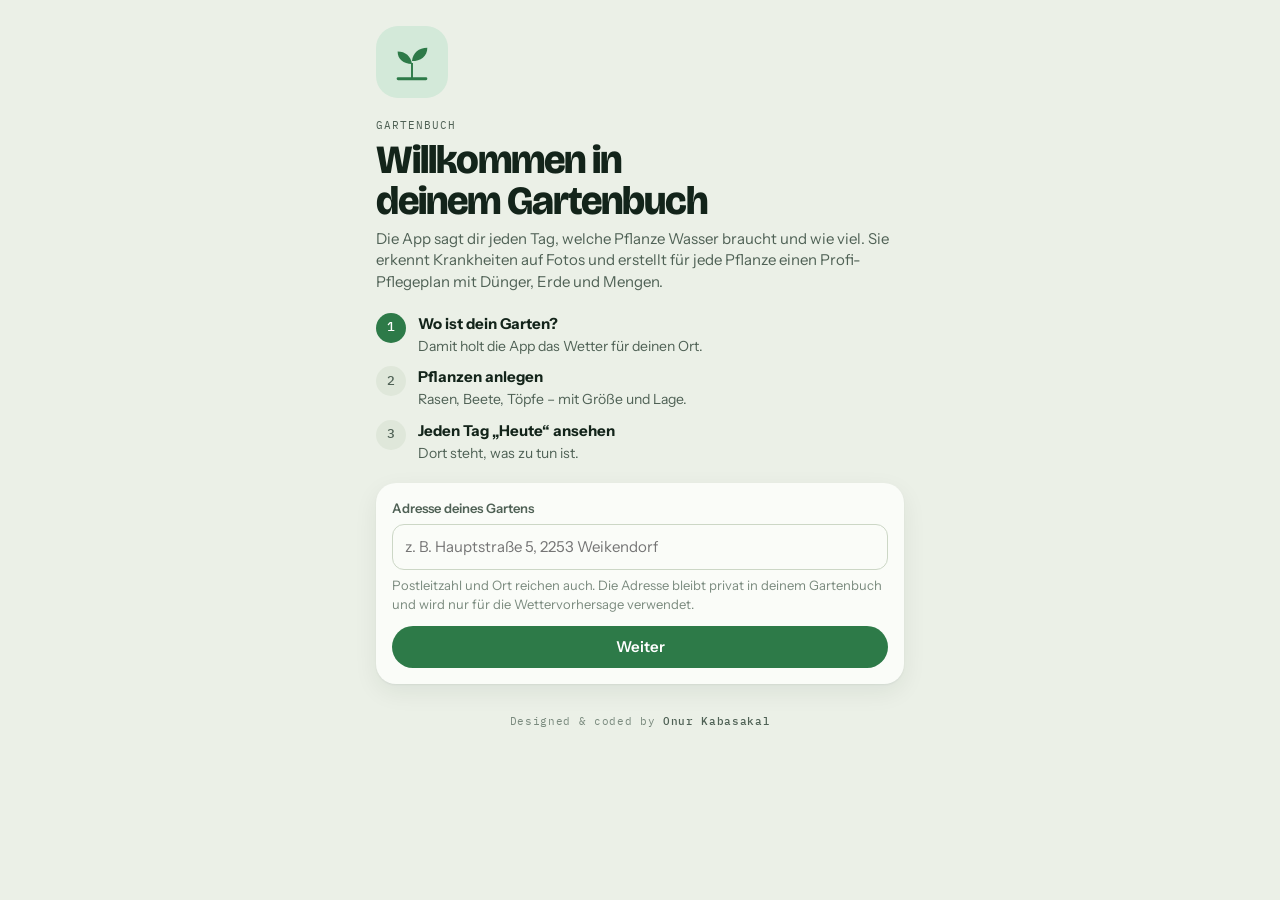
<file: src/index.orig.html>
<!doctype html><html><head><meta charset=utf8><meta name=viewport content="width=device-width,initial-scale=1,viewport-fit=cover"><style>:root{color-scheme:light;box-sizing:border-box;padding-top:env(safe-area-inset-top,0px);padding-bottom:env(safe-area-inset-bottom,0px)}html{scroll-padding-top:env(safe-area-inset-top,0px)}body{margin:0;padding:0;font:14px -apple-system,BlinkMacSystemFont,sans-serif;background:#fff;color:#000}img{max-width:100%}[hidden]:not([hidden=until-found i]){display:none!important}</style></head><body>
<title>Gartenbuch Weikendorf</title>
<meta name="claude:viewport-fit-sides" content="cover">
<link rel="preconnect" href="https://fonts.googleapis.com">
<link rel="preconnect" href="https://fonts.gstatic.com" crossorigin>
<link rel="stylesheet" href="https://fonts.googleapis.com/css2?family=Bricolage+Grotesque:opsz,wght@12..96,500;12..96,700;12..96,800&family=Instrument+Sans:wght@400;500;600&family=IBM+Plex+Mono:wght@400;500&display=swap">
<style>
/* Layout: one-hand phone app — tab views in a 560px column, fixed tab bar with raised camera button, bottom sheets for detail and forms */
:root{
  --ground:#EBF0E7; --surface:#FAFCF8; --surface-2:#DFE7DA; --line:#CCD7C6;
  --ink:#13241A; --ink-2:#4F6155; --ink-3:#7A8A7E;
  --leaf:#2D7A48; --leaf-ink:#FFFFFF; --leaf-soft:#D3E9D9;
  --water:#2869A8; --water-soft:#D9E8F5;
  --sun:#B07A0C; --warn-soft:#F5E8C8;
  --bad:#B0412D; --bad-soft:#F3DAD3;
  --bar:rgba(250,252,248,.92); --scrim:rgba(19,36,26,.42);
  --shadow:0 1px 2px rgba(19,36,26,.06),0 8px 24px rgba(19,36,26,.07);
  --f-display:"Bricolage Grotesque","Avenir Next","Segoe UI",system-ui,sans-serif;
  --f-body:"Instrument Sans",-apple-system,"Segoe UI",system-ui,sans-serif;
  --f-mono:"IBM Plex Mono",ui-monospace,"SF Mono",Menlo,monospace;
}
@media (prefers-color-scheme: dark){:root:not([data-theme="light"]){
  --ground:#0D1611; --surface:#152019; --surface-2:#1D2B23; --line:#2A3B31;
  --ink:#E2ECE4; --ink-2:#A2B4A7; --ink-3:#73867A;
  --leaf:#62C383; --leaf-ink:#0D1611; --leaf-soft:#1D3828;
  --water:#72B3EA; --water-soft:#172F45;
  --sun:#E3B14E; --warn-soft:#352B14;
  --bad:#EC8670; --bad-soft:#3B201A;
  --bar:rgba(21,32,25,.92); --scrim:rgba(0,0,0,.55);
  --shadow:0 1px 2px rgba(0,0,0,.3),0 8px 24px rgba(0,0,0,.25);
  color-scheme:dark}}
:root[data-theme="dark"]{
  --ground:#0D1611; --surface:#152019; --surface-2:#1D2B23; --line:#2A3B31;
  --ink:#E2ECE4; --ink-2:#A2B4A7; --ink-3:#73867A;
  --leaf:#62C383; --leaf-ink:#0D1611; --leaf-soft:#1D3828;
  --water:#72B3EA; --water-soft:#172F45;
  --sun:#E3B14E; --warn-soft:#352B14;
  --bad:#EC8670; --bad-soft:#3B201A;
  --bar:rgba(21,32,25,.92); --scrim:rgba(0,0,0,.55);
  --shadow:0 1px 2px rgba(0,0,0,.3),0 8px 24px rgba(0,0,0,.25);
  color-scheme:dark}

*{box-sizing:border-box}
body{background:var(--ground);color:var(--ink);font-family:var(--f-body);font-size:15px;line-height:1.45;-webkit-font-smoothing:antialiased}
button,input,select,textarea{font:inherit;color:inherit}
button{cursor:pointer}
:focus-visible{outline:2px solid var(--leaf);outline-offset:2px;border-radius:8px}
.app{max-width:560px;margin:0 auto;padding-left:max(16px,env(safe-area-inset-left,0px));padding-right:max(16px,env(safe-area-inset-right,0px));padding-block:14px calc(104px + env(safe-area-inset-bottom,0px))}
.view{display:flex;flex-direction:column;gap:22px}

/* type */
.eyebrow{font-family:var(--f-mono);font-size:11px;letter-spacing:.09em;text-transform:uppercase;color:var(--ink-2);display:flex;gap:8px;align-items:center;flex-wrap:wrap}
.eyebrow .dot{width:4px;height:4px;border-radius:50%;background:var(--ink-3)}
h1{font-family:var(--f-display);font-weight:800;font-size:clamp(30px,8.4vw,40px);line-height:1.02;letter-spacing:-.025em;margin:6px 0 0;text-wrap:balance;font-variation-settings:"opsz" 96}
h2{font-family:var(--f-display);font-weight:700;font-size:19px;letter-spacing:-.01em;margin:0;text-wrap:balance}
h3{font-family:var(--f-display);font-weight:700;font-size:16px;margin:0}
.sub{color:var(--ink-2);margin:6px 0 0;max-width:62ch}
.mono{font-family:var(--f-mono);font-variant-numeric:tabular-nums}
.muted{color:var(--ink-2)}
.small{font-size:13px}
.sec{display:flex;flex-direction:column;gap:10px}
.sec-head{display:flex;justify-content:space-between;align-items:baseline;gap:12px}
.sec-head .count{font-family:var(--f-mono);font-size:12px;color:var(--ink-3)}

/* weather strip */
.wx{background:var(--surface);border-radius:20px;padding:14px 10px 12px;box-shadow:var(--shadow);display:flex;flex-direction:column;gap:10px}
.wx-now{display:flex;align-items:center;justify-content:space-between;padding:0 6px;gap:10px;flex-wrap:wrap}
.wx-now .t{font-family:var(--f-display);font-weight:700;font-size:28px;letter-spacing:-.02em}
.wx-cols{display:grid;grid-template-columns:repeat(7,minmax(0,1fr));gap:2px}
.wx-col{display:flex;flex-direction:column;align-items:center;gap:3px;padding:6px 0 8px;border-radius:14px}
.wx-col.today{background:var(--leaf-soft)}
.wx-col .wd{font-family:var(--f-mono);font-size:11px;text-transform:uppercase;letter-spacing:.06em;color:var(--ink-2)}
.wx-col.today .wd{color:var(--leaf);font-weight:500}
.wx-col svg.ic{width:22px;height:22px}
.wx-col .tmax,.wx-col .tmin{font-family:var(--f-mono);font-size:12px;font-variant-numeric:tabular-nums}
.wx-col .tmin{color:var(--ink-3)}
.range{position:relative;width:6px;height:56px;border-radius:3px;background:var(--surface-2)}
.range i{position:absolute;left:0;right:0;border-radius:3px;background:linear-gradient(var(--sun),var(--water))}
.rain{display:flex;align-items:center;gap:2px;font-family:var(--f-mono);font-size:11px;color:var(--ink-3)}
.rain.wet{color:var(--water);font-weight:500}
.rain svg{width:9px;height:11px}
.stand{font-family:var(--f-mono);font-size:11px;color:var(--ink-3);padding:0 6px}

/* alerts */
.alert{display:flex;gap:12px;align-items:flex-start;padding:12px 14px;border-radius:16px;background:var(--warn-soft)}
.alert.bad{background:var(--bad-soft)}
.alert.info{background:var(--water-soft)}
.alert svg{flex:none;width:22px;height:22px;margin-top:1px}
.alert b{display:block;font-weight:600}
.alert p{margin:2px 0 0;color:var(--ink-2);font-size:14px}

/* tasks */
.task{display:grid;grid-template-columns:44px minmax(0,1fr) auto;gap:12px;align-items:center;background:var(--surface);border-radius:18px;padding:12px;box-shadow:var(--shadow)}
.task .tile{width:44px;height:44px;border-radius:14px;display:grid;place-items:center;background:var(--water-soft);color:var(--water)}
.task .tile.chk{background:var(--bad-soft);color:var(--bad)}
.task .tile.obs{background:var(--warn-soft);color:var(--sun)}
.task .tile svg{width:22px;height:22px}
.task .body{min-width:0}
.task .name{font-weight:600}
.task .what{font-size:14px;color:var(--ink-2)}
.task .what .mono{color:var(--water);font-weight:500}
.btn{border:0;border-radius:999px;padding:10px 16px;font-weight:600;background:var(--surface-2);color:var(--ink);display:inline-flex;align-items:center;gap:6px;justify-content:center;min-height:42px}
.btn svg{width:18px;height:18px}
.btn.primary{background:var(--leaf);color:var(--leaf-ink)}
.btn.water{background:var(--water);color:var(--surface)}
.btn.ghost{background:transparent;color:var(--ink-2)}
.btn.danger{background:var(--bad-soft);color:var(--bad)}
.btn.sm{min-height:36px;padding:7px 13px;font-size:14px}
.btn:disabled{opacity:.5;cursor:default}
.btn-row{display:flex;gap:8px;flex-wrap:wrap}
.empty-task{background:var(--surface);border-radius:18px;padding:16px;display:flex;gap:12px;align-items:center;color:var(--ink-2);box-shadow:var(--shadow)}
.empty-task svg{width:26px;height:26px;color:var(--leaf);flex:none}

.week{background:var(--surface);border-radius:18px;box-shadow:var(--shadow);overflow:hidden}
.week-row{display:grid;grid-template-columns:64px minmax(0,1fr);gap:12px;padding:11px 14px;border-top:1px solid var(--line)}
.week-row:first-child{border-top:0}
.week-row .d{font-family:var(--f-mono);font-size:12px;color:var(--ink-2);padding-top:2px;text-transform:uppercase;letter-spacing:.04em}
.week-row ul{list-style:none;margin:0;padding:0;display:flex;flex-direction:column;gap:2px}
.week-row li{display:flex;justify-content:space-between;gap:10px}
.week-row li .mono{color:var(--water);font-size:13px;white-space:nowrap}

/* plants */
.area-head{display:flex;align-items:center;gap:10px}
.area-head .gl{width:26px;height:26px;color:var(--leaf)}
.plist{display:flex;flex-direction:column;gap:8px}
.prow{display:grid;grid-template-columns:60px minmax(0,1fr) 30px;gap:12px;align-items:center;background:var(--surface);border:0;border-radius:18px;padding:10px 12px 10px 10px;text-align:left;box-shadow:var(--shadow);width:100%}
.thumb{width:60px;height:60px;border-radius:14px;overflow:hidden;background:var(--leaf-soft);color:var(--leaf);display:grid;place-items:center}
.thumb img{width:100%;height:100%;object-fit:cover;display:block}
.thumb svg{width:34px;height:34px}
.prow .body{min-width:0;display:flex;flex-direction:column;gap:3px}
.prow .nm{font-weight:600;display:flex;gap:6px;align-items:center;flex-wrap:wrap}
.prow .meta{font-size:13px;color:var(--ink-3)}
.prow .rec{font-size:13px;font-weight:500;color:var(--ink-2)}
.prow .rec.due{color:var(--water)}
.pill{font-family:var(--f-mono);font-size:10.5px;letter-spacing:.05em;text-transform:uppercase;padding:2px 7px;border-radius:999px;font-weight:500;white-space:nowrap}
.pill.gut{background:var(--leaf-soft);color:var(--leaf)}
.pill.beobachten{background:var(--warn-soft);color:var(--sun)}
.pill.krank{background:var(--bad-soft);color:var(--bad)}
.pill.ex{border:1px dashed var(--ink-3);color:var(--ink-3)}
.tube{justify-self:end;display:flex;flex-direction:column;align-items:center;gap:4px}
.tube .glass{position:relative;width:10px;height:44px;border-radius:5px;background:var(--surface-2);overflow:hidden}
.tube .glass i{position:absolute;left:0;right:0;bottom:0;background:var(--water);border-radius:5px}
.tube .glass i.low{background:var(--sun)}
.tube span{font-family:var(--f-mono);font-size:10px;color:var(--ink-3)}
.add-row{display:flex;gap:8px;flex-wrap:wrap}

.empty{background:var(--surface);border-radius:20px;padding:24px 20px;text-align:center;display:flex;flex-direction:column;gap:10px;align-items:center;box-shadow:var(--shadow)}
.empty svg{width:56px;height:56px;color:var(--leaf)}

/* photo */
.drop{position:relative;display:flex;flex-direction:column;align-items:center;justify-content:center;gap:10px;min-height:250px;border-radius:24px;border:2px dashed var(--line);background:var(--surface);text-align:center;padding:24px;cursor:pointer}
.drop:hover{border-color:var(--leaf)}
.drop .cam{width:72px;height:72px;border-radius:50%;background:var(--leaf);color:var(--leaf-ink);display:grid;place-items:center}
.drop .cam svg{width:32px;height:32px}
.drop input{position:absolute;inset:0;opacity:0;cursor:pointer;width:100%}
.tips{display:grid;grid-template-columns:repeat(3,minmax(0,1fr));gap:8px}
.tip{background:var(--surface);border-radius:14px;padding:10px;font-size:13px;color:var(--ink-2);display:flex;flex-direction:column;gap:6px}
.tip svg{width:20px;height:20px;color:var(--leaf)}
.preview{position:relative;border-radius:22px;overflow:hidden;background:var(--surface-2);aspect-ratio:4/3;max-width:100%}
.preview img{width:100%;height:100%;object-fit:cover;display:block}
.preview .swap{position:absolute;right:10px;bottom:10px}
.field{display:flex;flex-direction:column;gap:6px}
.field label,.lbl{font-size:13px;font-weight:600;color:var(--ink-2)}
.field input,.field select,.field textarea{width:100%;border:1px solid var(--line);background:var(--surface);border-radius:12px;padding:11px 12px;min-height:44px}
.field textarea{min-height:72px;resize:vertical}
.grid2{display:grid;grid-template-columns:minmax(0,1fr) minmax(0,1fr);gap:10px}
.busy{display:flex;gap:14px;align-items:center;background:var(--surface);border-radius:18px;padding:16px;box-shadow:var(--shadow)}
.leafspin{width:36px;height:36px;color:var(--leaf);animation:sway 1.6s ease-in-out infinite;transform-origin:50% 90%}
@keyframes sway{0%,100%{transform:rotate(-10deg)}50%{transform:rotate(10deg)}}
.result{background:var(--surface);border-radius:22px;padding:18px;box-shadow:var(--shadow);display:flex;flex-direction:column;gap:14px}
.result .top{display:flex;gap:10px;align-items:flex-start;justify-content:space-between}
.result .art{font-size:13px;color:var(--ink-2)}
.result h2{font-size:22px}
.result ul{margin:0;padding-left:0;list-style:none;display:flex;flex-direction:column;gap:8px}
.result li{display:grid;grid-template-columns:22px minmax(0,1fr);gap:8px}
.result li .n{font-family:var(--f-mono);font-size:12px;width:22px;height:22px;border-radius:50%;background:var(--leaf-soft);color:var(--leaf);display:grid;place-items:center}
.result .cause li::before{content:"";width:6px;height:6px;border-radius:50%;background:var(--ink-3);margin:8px 0 0 8px}
.waterbox{display:flex;gap:10px;align-items:flex-start;background:var(--water-soft);border-radius:14px;padding:12px}
.waterbox svg{width:20px;height:20px;color:var(--water);flex:none;margin-top:1px}
.conf{font-family:var(--f-mono);font-size:11px;color:var(--ink-3)}
.err{background:var(--bad-soft);color:var(--ink);border-radius:14px;padding:12px 14px;font-size:14px}

/* calendar */
.month{background:var(--surface);border-radius:20px;padding:16px;box-shadow:var(--shadow);display:flex;flex-direction:column;gap:12px}
.month.now{outline:2px solid var(--leaf);outline-offset:-2px}
.month .mh{display:flex;justify-content:space-between;align-items:baseline}
.month .tag{font-family:var(--f-mono);font-size:11px;text-transform:uppercase;letter-spacing:.08em;color:var(--leaf)}
.cal-g{display:grid;grid-template-columns:28px minmax(0,1fr);gap:10px}
.cal-g svg{width:22px;height:22px;color:var(--leaf);margin-top:1px}
.cal-g b{display:block;font-size:13px;font-family:var(--f-mono);font-weight:500;text-transform:uppercase;letter-spacing:.06em;color:var(--ink-2)}
.cal-g p{margin:2px 0 0}
details.year{background:var(--surface);border-radius:20px;box-shadow:var(--shadow)}
details.year summary{padding:16px;font-weight:600;cursor:pointer;list-style:none;display:flex;justify-content:space-between}
details.year summary::-webkit-details-marker{display:none}
details.year[open] summary svg{transform:rotate(180deg)}
details.year summary svg{width:20px;height:20px;transition:transform .2s}
.year-list{padding:0 16px 16px;display:flex;flex-direction:column;gap:14px}
.year-list .ym{border-top:1px solid var(--line);padding-top:12px;display:flex;flex-direction:column;gap:6px}
.year-list .ym h3{font-size:15px}
.year-list .ym p{margin:0;font-size:14px;color:var(--ink-2)}
.year-list .ym p b{color:var(--ink);font-weight:600}

/* weather tab */
.wtable{background:var(--surface);border-radius:20px;box-shadow:var(--shadow);overflow-x:auto}
.wtable table{width:100%;border-collapse:collapse;font-variant-numeric:tabular-nums;min-width:330px}
.wtable th,.wtable td{padding:11px 10px;text-align:right;border-top:1px solid var(--line);font-size:14px}
.wtable th{font-family:var(--f-mono);font-weight:500;font-size:11px;text-transform:uppercase;letter-spacing:.06em;color:var(--ink-3);border-top:0}
.wtable td:first-child,.wtable th:first-child{text-align:left}
.wtable td.wet{color:var(--water);font-weight:600}
.wtable tr.today td{background:var(--leaf-soft)}
.how{background:var(--surface);border-radius:20px;padding:16px;box-shadow:var(--shadow);display:flex;flex-direction:column;gap:10px}
.how p{margin:0;color:var(--ink-2);font-size:14px}
.how .f{font-family:var(--f-mono);font-size:13px;background:var(--surface-2);border-radius:10px;padding:10px 12px;color:var(--ink);overflow-x:auto;white-space:nowrap}

/* tab bar */
.tabbar{position:fixed;left:0;right:0;bottom:0;z-index:20;background:var(--bar);backdrop-filter:blur(14px);-webkit-backdrop-filter:blur(14px);border-top:1px solid var(--line);padding-bottom:env(safe-area-inset-bottom,0px);padding-left:env(safe-area-inset-left,0px);padding-right:env(safe-area-inset-right,0px)}
.tabbar .in{max-width:560px;margin:0 auto;display:grid;grid-template-columns:repeat(5,minmax(0,1fr));align-items:end;padding:6px 6px 8px}
.tab{background:none;border:0;display:flex;flex-direction:column;align-items:center;gap:3px;color:var(--ink-3);font-size:11px;font-weight:600;padding:6px 0}
.tab svg{width:24px;height:24px}
.tab[aria-current="page"]{color:var(--leaf)}
.tab.cam .ring{width:58px;height:58px;margin-top:-26px;border-radius:50%;background:var(--leaf);color:var(--leaf-ink);display:grid;place-items:center;box-shadow:0 6px 18px rgba(45,122,72,.35);border:4px solid var(--ground)}
.tab.cam .ring svg{width:26px;height:26px}

/* sheet */
.sheet{position:fixed;inset:0;z-index:40;display:flex;align-items:flex-end;justify-content:center;background:var(--scrim)}
.sheet .panel{width:100%;max-width:560px;max-height:90%;overflow-y:auto;background:var(--ground);border-radius:24px 24px 0 0;padding-block:8px calc(20px + env(safe-area-inset-bottom,0px));padding-left:max(16px,env(safe-area-inset-left,0px));padding-right:max(16px,env(safe-area-inset-right,0px));display:flex;flex-direction:column;gap:16px;animation:up .22s ease-out}
@keyframes up{from{transform:translateY(24px);opacity:.6}to{transform:none;opacity:1}}
.grab{width:40px;height:5px;border-radius:3px;background:var(--line);margin:4px auto 0}
.sheet-head{display:flex;justify-content:space-between;align-items:center;gap:10px}
.close{border:0;background:var(--surface-2);width:36px;height:36px;border-radius:50%;display:grid;place-items:center;flex:none}
.close svg{width:18px;height:18px}
.hero-photo{border-radius:20px;overflow:hidden;aspect-ratio:16/10;max-width:100%;background:var(--leaf-soft);color:var(--leaf);display:grid;place-items:center}
.hero-photo img{width:100%;height:100%;object-fit:cover;display:block}
.hero-photo svg{width:72px;height:72px}
.facts{display:grid;grid-template-columns:repeat(3,minmax(0,1fr));gap:8px}
.fact{background:var(--surface);border-radius:14px;padding:10px 12px}
.fact .k{font-family:var(--f-mono);font-size:10.5px;text-transform:uppercase;letter-spacing:.06em;color:var(--ink-3)}
.fact .v{font-weight:600;margin-top:2px}
.recbox{display:flex;gap:14px;align-items:center;background:var(--surface);border-radius:18px;padding:14px;box-shadow:var(--shadow)}
.recbox .bigtube{position:relative;width:16px;height:64px;border-radius:8px;background:var(--surface-2);overflow:hidden;flex:none}
.recbox .bigtube i{position:absolute;left:0;right:0;bottom:0;background:var(--water)}
.recbox .bigtube i.low{background:var(--sun)}
.recbox .r1{font-family:var(--f-display);font-weight:700;font-size:18px}
.hist{display:flex;flex-direction:column;gap:0;background:var(--surface);border-radius:18px;box-shadow:var(--shadow);overflow:hidden}
.hist .h{display:grid;grid-template-columns:72px minmax(0,1fr);gap:10px;padding:10px 14px;border-top:1px solid var(--line);font-size:14px}
.hist .h:first-child{border-top:0}
.hist .h .d{font-family:var(--f-mono);font-size:12px;color:var(--ink-3);padding-top:1px}
.hist .h img{width:56px;height:56px;border-radius:10px;object-fit:cover;margin-top:6px;display:block}
.confirm{background:var(--bad-soft);border-radius:14px;padding:12px;display:flex;flex-direction:column;gap:10px}

.banner{font-size:13px;color:var(--ink-2);background:var(--surface-2);border-radius:12px;padding:9px 12px}
.toast{position:fixed;left:50%;transform:translateX(-50%);bottom:calc(96px + env(safe-area-inset-bottom,0px));z-index:50;background:var(--ink);color:var(--ground);padding:10px 16px;border-radius:999px;font-weight:600;font-size:14px;box-shadow:var(--shadow);max-width:calc(100% - 32px)}

@media (max-width:380px){.tips{grid-template-columns:1fr}.facts{grid-template-columns:repeat(2,minmax(0,1fr))}}
@media (prefers-reduced-motion:reduce){*{animation:none!important;transition:none!important}}

/* onboarding */
.onb{display:flex;flex-direction:column;gap:20px;padding-top:12px}
.onb .mark{width:72px;height:72px;border-radius:22px;background:var(--leaf-soft);color:var(--leaf);display:grid;place-items:center}
.onb .mark svg{width:46px;height:46px}
.steps{list-style:none;margin:0;padding:0;display:flex;flex-direction:column;gap:10px;counter-reset:s}
.steps li{display:grid;grid-template-columns:30px minmax(0,1fr);gap:12px;align-items:start;counter-increment:s}
.steps li::before{content:counter(s);width:30px;height:30px;border-radius:50%;background:var(--surface-2);color:var(--ink-2);display:grid;place-items:center;font-family:var(--f-mono);font-size:13px;font-weight:500}
.steps li.on::before{background:var(--leaf);color:var(--leaf-ink)}
.steps li.done::before{content:"✓";background:var(--leaf-soft);color:var(--leaf)}
.steps li b{display:block}
.steps li span{color:var(--ink-2);font-size:14px}
.card{background:var(--surface);border-radius:20px;padding:16px;box-shadow:var(--shadow);display:flex;flex-direction:column;gap:12px}
.hint{font-size:13px;color:var(--ink-3);margin:0}
.calc{display:grid;grid-template-columns:minmax(0,1fr) auto minmax(0,1fr) auto;gap:8px;align-items:center;background:var(--surface-2);border-radius:12px;padding:8px 10px}
.calc input{min-height:38px;padding:7px 9px}
.calc span{color:var(--ink-3);font-size:13px}
.statusbar{display:flex;gap:12px;align-items:center;background:var(--water-soft);border-radius:16px;padding:12px 14px}
.statusbar.err{background:var(--bad-soft)}
.statusbar .leafspin{width:28px;height:28px;flex:none}
.statusbar p{margin:2px 0 0;font-size:14px;color:var(--ink-2)}
.iconbtn{border:0;background:var(--surface);box-shadow:var(--shadow);width:40px;height:40px;border-radius:50%;display:grid;place-items:center;color:var(--ink-2);flex:none}
.iconbtn svg{width:20px;height:20px}
.hdr{display:flex;justify-content:space-between;align-items:flex-start;gap:12px}
.hdr > div{min-width:0}

/* how-to */
details.howto{border-top:1px solid var(--line);margin-top:2px}
details.howto summary{list-style:none;cursor:pointer;padding:10px 0 2px;font-size:14px;font-weight:600;color:var(--water);display:flex;align-items:center;gap:6px}
details.howto summary::-webkit-details-marker{display:none}
details.howto summary svg{width:16px;height:16px;transition:transform .2s}
details.howto[open] summary svg{transform:rotate(180deg)}
.task.wrap{grid-template-columns:44px minmax(0,1fr)}
.task.wrap .full{grid-column:1 / -1}
.task .acts{grid-column:1 / -1;display:flex;gap:8px;flex-wrap:wrap}
ol.howlist{margin:8px 0 4px;padding:0;list-style:none;display:flex;flex-direction:column;gap:8px;counter-reset:h}
ol.howlist li{display:grid;grid-template-columns:22px minmax(0,1fr);gap:8px;font-size:14px;counter-increment:h}
ol.howlist li::before{content:counter(h);width:22px;height:22px;border-radius:50%;background:var(--water-soft);color:var(--water);font-family:var(--f-mono);font-size:12px;display:grid;place-items:center}
ol.howlist.green li::before{background:var(--leaf-soft);color:var(--leaf)}

/* plan */
.plan{display:flex;flex-direction:column;gap:10px}
.plan .lead{background:var(--leaf-soft);border-radius:16px;padding:14px;font-size:15px}
details.ps{background:var(--surface);border-radius:18px;box-shadow:var(--shadow)}
details.ps > summary{list-style:none;cursor:pointer;padding:14px 16px;display:flex;align-items:center;gap:12px}
details.ps > summary::-webkit-details-marker{display:none}
details.ps > summary .ico{width:34px;height:34px;border-radius:11px;background:var(--leaf-soft);color:var(--leaf);display:grid;place-items:center;flex:none}
details.ps > summary .ico svg{width:20px;height:20px}
details.ps > summary h3{flex:1;min-width:0}
details.ps > summary .chev{width:18px;height:18px;color:var(--ink-3);transition:transform .2s}
details.ps[open] > summary .chev{transform:rotate(180deg)}
.ps-body{padding:0 16px 16px;display:flex;flex-direction:column;gap:12px}
.item{border-top:1px solid var(--line);padding-top:12px;display:flex;flex-direction:column;gap:6px}
.item:first-child{border-top:0;padding-top:0}
.item .when{font-family:var(--f-mono);font-size:11px;text-transform:uppercase;letter-spacing:.07em;color:var(--leaf)}
.item b{font-weight:600}
.item p{margin:0;color:var(--ink-2);font-size:14px}
.chips{display:flex;gap:6px;flex-wrap:wrap}
.chip{display:inline-flex;align-items:center;gap:5px;font-size:13px;padding:5px 10px;border-radius:999px;background:var(--surface-2);color:var(--ink)}
.chip svg{width:14px;height:14px;flex:none}
.chip.buy{background:var(--warn-soft)}
.chip.dose{background:var(--water-soft)}
.chip.bad{background:var(--bad-soft)}
ul.dots{margin:0;padding:0;list-style:none;display:flex;flex-direction:column;gap:6px}
ul.dots li{display:grid;grid-template-columns:14px minmax(0,1fr);gap:6px;font-size:14px}
ul.dots li::before{content:"";width:6px;height:6px;border-radius:50%;background:var(--leaf);margin-top:8px}
.disclaim{font-size:12.5px;color:var(--ink-3);margin:0}
.planbtn{display:flex;gap:14px;align-items:center;background:var(--surface);border-radius:18px;padding:14px;box-shadow:var(--shadow)}
.planbtn .ico{width:44px;height:44px;border-radius:14px;background:var(--leaf);color:var(--leaf-ink);display:grid;place-items:center;flex:none}
.planbtn .ico svg{width:24px;height:24px}
.result .step b{display:block}
.result .step p{margin:2px 0 0;color:var(--ink-2);font-size:14px}
.result .step .chips{margin-top:6px}
.now-list{display:flex;flex-direction:column;gap:8px}
.now-p{background:var(--surface);border-radius:16px;padding:12px 14px;box-shadow:var(--shadow)}
.now-p b{display:block;margin-bottom:4px}
.credit{text-align:center;font-family:var(--f-mono);font-size:11px;letter-spacing:.06em;color:var(--ink-3);padding-top:8px}
.credit b{font-weight:500;color:var(--ink-2)}
.linkcard{display:grid;grid-template-columns:40px minmax(0,1fr) 18px;gap:12px;align-items:center;width:100%;text-align:left;border:0;background:var(--surface);border-radius:18px;padding:12px 14px;box-shadow:var(--shadow);color:var(--ink)}
.linkcard .ico{width:40px;height:40px;border-radius:12px;background:var(--warn-soft);color:var(--sun);display:grid;place-items:center}
.linkcard .ico svg{width:22px;height:22px}
.linkcard .t{display:flex;flex-direction:column;min-width:0}
.linkcard .t span{font-size:13px;color:var(--ink-2);overflow:hidden;text-overflow:ellipsis;white-space:nowrap}
.linkcard > svg{width:18px;height:18px;color:var(--ink-3)}
.iconbtn{position:relative}
.badge{position:absolute;top:-3px;right:-3px;min-width:18px;height:18px;padding:0 5px;border-radius:9px;background:var(--sun);color:var(--surface);font-family:var(--f-mono);font-size:11px;display:grid;place-items:center}
.tools{display:grid;grid-template-columns:repeat(auto-fit,minmax(140px,1fr));gap:8px}
.tool{border:0;background:var(--surface);border-radius:18px;padding:12px;box-shadow:var(--shadow);text-align:left;display:flex;flex-direction:column;gap:2px;color:var(--ink);min-width:0}
.tool .ico{width:34px;height:34px;border-radius:11px;background:var(--leaf-soft);color:var(--leaf);display:grid;place-items:center;margin-bottom:6px}
.tool .ico svg{width:20px;height:20px}
.tool span:last-child{font-size:13px;color:var(--ink-2)}
button.chip.addshop{border:1px dashed var(--water);background:transparent;color:var(--water);cursor:pointer;font:inherit;font-size:13px}
.addline{display:grid;grid-template-columns:minmax(0,1fr) auto;gap:8px}
.addline input{width:100%;border:1px solid var(--line);background:var(--surface);border-radius:12px;padding:9px 12px;min-height:42px}
.shoplist{display:flex;flex-direction:column;gap:6px}
.shoprow{display:grid;grid-template-columns:32px minmax(0,1fr) 32px;gap:10px;align-items:center;background:var(--surface);border-radius:14px;padding:10px 12px;box-shadow:var(--shadow)}
.shoprow .tick{width:28px;height:28px;border-radius:50%;border:2px solid var(--line);background:transparent;display:grid;place-items:center;color:var(--leaf-ink);padding:0}
.shoprow.done .tick{background:var(--leaf);border-color:var(--leaf)}
.shoprow .tick svg{width:16px;height:16px}
.shoprow .txt{min-width:0;display:flex;flex-wrap:wrap;gap:4px 8px;align-items:center}
.shoprow .txt b{width:100%;font-weight:600}
.shoprow.done .txt b{text-decoration:line-through;color:var(--ink-3)}
.shoprow .for{font-size:12.5px;color:var(--ink-3)}
.del{border:0;background:transparent;color:var(--ink-3);width:32px;height:32px;border-radius:50%;display:grid;place-items:center;padding:0}
.del svg{width:16px;height:16px}
.hlist{display:flex;flex-direction:column}
.hrow{display:grid;grid-template-columns:80px minmax(0,1fr) 32px;gap:8px;align-items:center;border-top:1px solid var(--line);padding:6px 0;font-size:14px}
.hrow .mono{font-size:12px;color:var(--ink-3)}
.legend{display:flex;align-items:center;gap:6px;font-family:var(--f-mono);font-size:11px;color:var(--ink-3)}
.sw{width:10px;height:10px;border-radius:3px;display:inline-block}
.sw.a{background:var(--leaf)}.sw.b{background:var(--line)}
.bars{display:flex;flex-direction:column;gap:12px}
.bar{display:grid;grid-template-columns:minmax(0,1fr) auto;gap:4px 10px}
.bar .bn{font-size:14px;font-weight:600;min-width:0;overflow:hidden;text-overflow:ellipsis;white-space:nowrap}
.bar .bv{font-size:13px;color:var(--ink-2);text-align:right}
.bar .bt{grid-column:1 / -1;display:flex;flex-direction:column;gap:3px}
.bar .bt i{height:8px;border-radius:4px;min-width:2px;display:block}
.bar .bt i.a{background:var(--leaf)}.bar .bt i.b{background:var(--line)}
.cmp{display:grid;grid-template-columns:minmax(0,1fr) minmax(0,1fr);gap:8px}
.cmp figure{margin:0;display:flex;flex-direction:column;gap:4px}
.cmp img{width:100%;aspect-ratio:3/4;object-fit:cover;border-radius:14px;display:block;max-width:100%}
.cmp figcaption{font-family:var(--f-mono);font-size:11px;color:var(--ink-3)}
.gallery{display:grid;grid-template-columns:repeat(4,minmax(0,1fr));gap:6px}
.gallery button{border:0;padding:0;background:none;display:flex;flex-direction:column;gap:2px;min-width:0}
.gallery img{width:100%;aspect-ratio:1;object-fit:cover;border-radius:10px;display:block}
.gallery span{font-family:var(--f-mono);font-size:10px;color:var(--ink-3)}
.bigphoto{border-radius:18px;overflow:hidden;background:var(--surface-2)}
.bigphoto img{width:100%;max-height:60vh;object-fit:contain;display:block}
</style>

<div class="app">
  <main id="view" class="view" aria-live="polite"></main>
</div>
<nav class="tabbar" aria-label="Hauptnavigation"><div class="in" id="tabs"></div></nav>
<div id="sheet" class="sheet" hidden></div>
<div id="toast" class="toast" role="status" hidden></div>

<script>
(() => {
"use strict";
/* ---------- constants ---------- */
const WEATHER_TASK = "trig_017FhhdxvGmoRgvBiXNBXXKs";
const AREAS = {
  rasen:  {label:"Rasen", ground:true, glyph:"grass"},
  beet:   {label:"Gemüsebeet", ground:true, glyph:"sprout"},
  zier:   {label:"Zierpflanzen", ground:true, glyph:"flower"},
  kuebel: {label:"Kübel & Töpfe", pot:true, glyph:"pot"},
  zimmer: {label:"Drinnen", pot:true, indoor:true, glyph:"house"}
};
const KINDS = {
  rasen:   {label:"Rasen", kc:.85, raw:15, min:10, max:20},
  tomate:  {label:"Tomate", kc:1.05, raw:12},
  paprika: {label:"Paprika / Chili", kc:1.0, raw:10},
  gurke:   {label:"Gurke / Zucchini", kc:1.0, raw:11},
  salat:   {label:"Salat / Spinat", kc:.9, raw:8},
  kohl:    {label:"Kohl", kc:.95, raw:14},
  wurzel:  {label:"Wurzelgemüse", kc:.8, raw:15},
  kraeuter:{label:"Kräuter", kc:.6, raw:10},
  stauden: {label:"Stauden / Blumen", kc:.7, raw:15},
  rose:    {label:"Rose", kc:.75, raw:18},
  gehoelz: {label:"Strauch / Hecke", kc:.6, raw:25},
  kuebel:  {label:"Kübelpflanze", kc:.8, raw:12},
  zimmer:  {label:"Zimmerpflanze", kc:.5, raw:10, interval:7}
};
const SUN = {voll:{label:"Volle Sonne", f:1, hint:"mehr als 6 Stunden direkte Sonne"}, halb:{label:"Halbschatten", f:.75, hint:"3–6 Stunden Sonne"}, schatten:{label:"Schatten", f:.55, hint:"unter 3 Stunden Sonne"}};
const STATUS = {gut:"Gesund", beobachten:"Beobachten", krank:"Behandeln"};
const WD = ["So","Mo","Di","Mi","Do","Fr","Sa"];
const WDL = ["Sonntag","Montag","Dienstag","Mittwoch","Donnerstag","Freitag","Samstag"];
const MON = ["Jänner","Februar","März","April","Mai","Juni","Juli","August","September","Oktober","November","Dezember"];

const CAL = [
  {r:"Bei Frost und Raureif nicht betreten – gefrorene Halme brechen und werden braun.", g:"Anbauplan machen: Was wächst wo? Saatgut sichten und bestellen.", k:"Winterquartier kontrollieren, nur gießen wenn die Erde oben trocken ist, Blätter auf Schildläuse prüfen."},
  {r:"Rasenmäher warten und Messer schleifen lassen – stumpfe Messer zerfransen die Halme.", g:"Ende Februar Paprika und Chili drinnen auf der Fensterbank vorziehen (20–25 °C).", k:"An milden Tagen lüften. Oleander bei Bedarf zurückschneiden."},
  {r:"Laub und Abgestorbenes abrechen. Erster Schnitt, sobald das Gras etwa 8 cm hoch ist, nur die Spitzen kürzen.", g:"Mitte März Tomaten drinnen vorziehen. Radieschen, Spinat und Erbsen direkt ins Beet säen, sobald der Boden nicht mehr gefroren ist.", k:"Umtopfen in frische Erde und langsam an mehr Licht gewöhnen."},
  {r:"Ab etwa 10 °C Bodentemperatur düngen (Frühjahrsdünger). Vertikutieren und kahle Stellen nachsäen, wenn der Boden abgetrocknet ist.", g:"Salat, Kohlrabi und Karotten säen, Kartoffeln legen. Beete mit reifem Kompost vorbereiten.", k:"Tagsüber hinaus in den Halbschatten, bei Nachtfrost wieder hinein."},
  {r:"Wöchentlich mähen, Schnitthöhe 4–5 cm.", g:"Nach den Eisheiligen (Mitte Mai) Tomaten, Paprika, Gurken und Zucchini auspflanzen.", k:"Endgültig ins Freie. Ab jetzt alle 1–2 Wochen düngen."},
  {r:"Bei Trockenheit selten, aber durchdringend gießen: 10–15 Liter pro m² auf einmal.", g:"Tomaten wöchentlich ausgeizen, Beete mulchen, morgens gießen. Starkzehrer nachdüngen.", k:"Wöchentlich düngen, Feuchte täglich mit dem Finger prüfen."},
  {r:"In der Hitze höher mähen (5–6 cm). Sommerdüngung Anfang Juli.", g:"Ernten, ernten, ernten – regelmäßiges Ernten fördert neue Früchte. Endivie und Chinakohl für den Herbst säen.", k:"An Hitzetagen morgens und abends gießen, Untersetzer leeren."},
  {r:"Ende August ist die beste Zeit für Nachsaat und neue Rasenflächen.", g:"Feldsalat und Spinat säen. Tomaten auf Braunfäule kontrollieren und kranke Blätter sofort entfernen.", k:"Letzte Düngung Ende August, damit die Triebe bis zum Winter ausreifen."},
  {r:"Kaliumbetonter Herbstdünger macht den Rasen winterfest. Nachsaat bis Anfang Oktober.", g:"Ernten, Knoblauch und Winterzwiebeln stecken.", k:"Düngung beenden, Winterquartier vorbereiten."},
  {r:"Laub wöchentlich abrechen – darunter fault der Rasen. Mähen bis das Wachstum stoppt, letzter Schnitt auf etwa 5 cm.", g:"Grüne Tomaten vor dem ersten Frost ernten und drinnen nachreifen lassen. Leere Beete mulchen oder Gründüngung säen. Knoblauch stecken.", k:"Zitrus und Empfindliche vor 0 °C einräumen. Oleander und Olive vertragen kurz bis −5 °C. Weniger gießen."},
  {r:"Letztes Laub abrechen, Mäher reinigen und einwintern.", g:"Grünkohl und Rosenkohl nach dem ersten Frost ernten (schmecken dann süßer). Kompost auf die Beete.", k:"Winterharte Kübel mit Vlies und Luftpolsterfolie um den Topf schützen. Außenwasserhahn entleeren."},
  {r:"Ruhe – bei Frost nicht betreten.", g:"Feldsalat und Grünkohl ernten.", k:"Hell und kühl überwintern (5–10 °C), wenig gießen."}
];

const pad = n => String(n).padStart(2,"0");
const keyOf = d => `${d.getFullYear()}-${pad(d.getMonth()+1)}-${pad(d.getDate())}`;
const parseKey = k => { const [y,m,d] = String(k).split("-").map(Number); return new Date(y, m-1, d); };
const addDays = (k,n) => { const d = parseKey(k); d.setDate(d.getDate()+n); return keyOf(d); };
const diffDays = (a,b) => Math.round((parseKey(b) - parseKey(a)) / 864e5);
const todayKey = () => keyOf(new Date());
const clamp = (x,a=0,b=1) => Math.max(a, Math.min(b, x));
const nf1 = new Intl.NumberFormat("de-AT",{maximumFractionDigits:1});
const nf0 = new Intl.NumberFormat("de-AT",{maximumFractionDigits:0});
const fmtL = l => l < 10 ? nf1.format(Math.max(.1, Math.round(l*10)/10)) + " l" : l < 100 ? nf0.format(Math.round(l)) + " l" : nf0.format(Math.round(l/10)*10) + " l";
const fmtDate = k => { const d = parseKey(k); return `${d.getDate()}. ${MON[d.getMonth()].slice(0,3)}.`; };
const relDay = k => { const n = diffDays(todayKey(), k); return n === 0 ? "Heute" : n === 1 ? "Morgen" : n === -1 ? "Gestern" : WDL[parseKey(k).getDay()]; };
const str = v => (v == null ? "" : String(v)).trim();
const arr = v => Array.isArray(v) ? v : [];
function ra(date){
  const s = new Date(date.getFullYear(),0,0), J = Math.floor((date - s)/864e5), phi = LATV*Math.PI/180;
  const dr = 1 + .033*Math.cos(2*Math.PI*J/365), dl = .409*Math.sin(2*Math.PI*J/365 - 1.39);
  const ws = Math.acos(clamp(-Math.tan(phi)*Math.tan(dl), -1, 1));
  return 24*60/Math.PI*.082*dr*(ws*Math.sin(phi)*Math.sin(dl) + Math.cos(phi)*Math.cos(dl)*Math.sin(ws));
}
function et0(d){ const t = (d.max + d.min)/2; return Math.max(.2, .0023*.408*ra(parseKey(d.date))*(t+17.8)*Math.sqrt(Math.max(0, d.max - d.min))); }
let WX = [];
let LATV = 48;
function setWeather(days, latv){
  LATV = +latv || 48;
  const ds = (Array.isArray(days) ? days : []).filter(d => d && d.date && isFinite(d.max) && isFinite(d.min)).slice();
  ds.sort((a,b) => a.date < b.date ? -1 : 1);
  WX = ds.map(d => ({...d, rainChance: +d.rainChance || 0, et0: et0(d), rain: (+d.rainChance || 0)/100*5}));
}
function dayW(k){
  const d = WX.find(x => x.date === k); if (d) return d;
  const m = new Date().getMonth(), base = [.5,.8,1.5,2.5,3.5,4.5,5,4.2,2.8,1.6,.8,.5][m];
  if (!WX.length) return {et0: base, rain:.6, rainChance:12};
  if (k < WX[0].date) return {et0: WX[0].et0, rain:0, rainChance:0};
  const l = WX[WX.length-1]; return {et0: l.et0, rain:.5, rainChance:10};
}
const potVol = dcm => Math.PI*(dcm/20)**2*(.9*dcm/10);
function model(p){
  const kind = KINDS[p.kind] || KINDS.stauden, area = AREAS[p.area] || AREAS.beet, sunf = (SUN[p.sun] || SUN.voll).f, today = todayKey();
  if (area.indoor || kind.interval){
    const interval = Math.round((kind.interval || 7) * (p.sun === "voll" ? .8 : p.sun === "schatten" ? 1.3 : 1));
    const since = p.lastWatered ? Math.max(0, diffDays(p.lastWatered, today)) : Math.round(interval/2);
    const due = Math.max(0, interval - since);
    return {fill: clamp(1 - since/interval), due: due <= 6 ? due : null, amountL: potVol(+p.size || 20)*.15, perM2:null, indoor:true, pot:true, interval};
  }
  let raw, loss, gain, A;
  const pot = !!area.pot;
  if (pot){ const d = +p.size || 30; A = Math.PI*(d/200)**2; raw = potVol(d)*.15; loss = w => w.et0*kind.kc*sunf*A*3.5; gain = w => w.rain*A*.7; }
  else { A = Math.max(.1, +p.size || 1); raw = kind.raw; loss = w => w.et0*kind.kc*sunf; gain = w => w.rain; }
  let d = 0, k = addDays(p.lastWatered || addDays(today,-3), 1), guard = 0;
  while (k <= today && guard++ < 90){ const w = dayW(k); d = Math.max(0, d + loss(w) - gain(w)); k = addDays(k,1); }
  const dNow = d; let due = dNow >= raw*.9 ? 0 : null, dDue = dNow;
  for (let i = 1; i <= 6 && due === null; i++){ const w = dayW(addDays(today,i)); d = Math.max(0, d + loss(w) - gain(w)); if (d >= raw*.9){ due = i; dDue = d; } }
  let amountL, perM2 = null;
  if (pot) amountL = Math.max(dDue, raw*.6);
  else { let mm = Math.max(dDue, kind.min || raw*.7); if (kind.max) mm = Math.min(mm, kind.max); perM2 = mm; amountL = mm*A; }
  return {fill: clamp(1 - dNow/raw), due, amountL, perM2, pot, area: A};
}
function recText(m){
  if (m.due === 0) return "Heute gießen";
  if (m.due === 1) return "Morgen gießen";
  if (m.due != null) return "Am " + WDL[parseKey(addDays(todayKey(), m.due)).getDay()] + " gießen";
  return "Diese Woche nicht nötig";
}
const amountText = m => m.perM2 ? `${fmtL(m.amountL)} · ${nf0.format(Math.round(m.perM2))} l/m²` : `≈ ${fmtL(m.amountL)}`;
const cans = l => Math.max(1, Math.round(l/10*2)/2);
const cansText = l => { const c = cans(l); return `${nf1.format(c)} ${c === 1 ? "Gießkanne" : "Gießkannen"} à 10 l`; };

/* ---------- garden knowledge (shared by app and morning summary) ---------- */
const isLawn = p => p.area === "rasen" || p.kind === "rasen";
const ZEHRER = {tomate:"stark", paprika:"stark", gurke:"stark", kohl:"stark", salat:"mittel", wurzel:"mittel", kraeuter:"schwach"};
const ZEHRER_LABEL = {stark:"Starkzehrer", mittel:"Mittelzehrer", schwach:"Schwachzehrer"};
const NEXT_YEAR = {
  stark: "Mittelzehrer: Salat, Spinat, Karotten, Kohlrabi, Zwiebeln oder Rote Rüben.",
  mittel: "Schwachzehrer: Erbsen, Bohnen, Radieschen, Kräuter – oder eine Gründüngung wie Phacelia.",
  schwach: "Starkzehrer: Tomaten, Gurken, Zucchini, Kürbis oder Kohl. Vorher 3–5 Liter reifen Kompost pro m² einarbeiten."
};
const MIX = {
  tomate:  {gut:["Basilikum","Petersilie","Karotten","Salat","Spinat","Kohl","Ringelblumen"], schlecht:["Kartoffeln","Gurken","Erbsen","Fenchel"], pause:"Tomaten nicht zwei Jahre hintereinander an denselben Platz – die Braunfäule überdauert im Boden."},
  paprika: {gut:["Tomaten","Karotten","Basilikum","Zwiebeln"], schlecht:["Erbsen","Fenchel","Bohnen"], pause:"Danach 3 Jahre keine Nachtschattengewächse (Tomate, Paprika, Kartoffel, Melanzani) an dieselbe Stelle."},
  gurke:   {gut:["Salat","Dill","Zwiebeln","Kohl","Bohnen"], schlecht:["Tomaten","Kartoffeln","Radieschen"], pause:"Gurken und Zucchini 3 Jahre Pause am selben Platz."},
  salat:   {gut:["Karotten","Radieschen","Kohl","Tomaten","Gurken","Erdbeeren","Zwiebeln"], schlecht:["Petersilie","Sellerie"], pause:"Salat ist unkompliziert – trotzdem jedes Jahr den Platz wechseln."},
  kohl:    {gut:["Tomaten","Salat","Sellerie","Spinat","Dill"], schlecht:["Erdbeeren","Zwiebeln","Knoblauch"], pause:"Kohl mindestens 4 Jahre Pause am selben Platz, sonst droht Kohlhernie."},
  wurzel:  {gut:["Zwiebeln","Lauch","Salat","Tomaten","Dill"], schlecht:["Rote Rüben"], pause:"Wurzelgemüse 3 Jahre Pause am selben Platz."},
  kraeuter:{gut:["Tomaten","Gurken","Salat","Kohl"], schlecht:[], pause:"Mehrjährige Kräuter (Thymian, Salbei, Rosmarin) bleiben stehen, einjährige jedes Jahr umsetzen."}
};
const MIX_KEY = {tomate:"Tomaten", paprika:"Paprika", gurke:"Gurken", salat:"Salat", kohl:"Kohl", wurzel:"Karotten", kraeuter:"Basilikum"};
const HARVEST_KINDS = ["tomate","paprika","gurke","salat","kohl","wurzel","kraeuter","gehoelz","kuebel"];
const canHarvest = p => HARVEST_KINDS.includes(p.kind) && !isLawn(p) && !(AREAS[p.area]||{}).indoor;
const isBed = p => p.area === "beet" || !!ZEHRER[p.kind] && p.area !== "kuebel" && p.area !== "zimmer";
function badPairs(plants){
  const beds = plants.filter(isBed), out = [];
  for (let i = 0; i < beds.length; i++) for (let j = i+1; j < beds.length; j++){
    const a = beds[i], b = beds[j], ma = MIX[a.kind], mb = MIX[b.kind];
    if ((ma && ma.schlecht.includes(MIX_KEY[b.kind])) || (mb && mb.schlecht.includes(MIX_KEY[a.kind]))) out.push([a, b]);
  }
  return out;
}

/* Weather-based disease warnings – only for plants that exist */
function diseaseWarnings(plants, today){
  const next = WX.filter(d => d.date >= today).slice(0,7), m = parseKey(today).getMonth() + 1, out = [];
  if (!next.length || !plants.length) return out;
  const of = (...kinds) => plants.filter(p => kinds.includes(p.kind));
  const wet = next.filter(d => d.rainChance >= 50), warmWet = wet.filter(d => d.max >= 15);
  const tom = of("tomate");
  if (tom.length && m >= 6 && m <= 10 && warmWet.length >= 2) out.push({level:"bad", plants: tom, title:"Braunfäule-Gefahr bei Tomaten",
    text:`${warmWet.length} feucht-warme Tage in Sicht. Untere Blätter bis 30 cm Höhe abschneiden, nur von unten an den Stängel gießen und ein Regendach oder eine Folienhaube aufstellen. Braune Flecken? Befallene Blätter sofort in den Restmüll, nicht auf den Kompost.`});
  const snail = plants.filter(p => ["salat","kohl","gurke","stauden","kraeuter"].includes(p.kind) && !(AREAS[p.area]||{}).indoor);
  if (snail.length && m >= 4 && m <= 10 && wet.length && wet.some(d => d.min >= 5)) out.push({level:"warn", plants: snail, title:"Schnecken-Wetter",
    text:`Nach dem Regen am ${WDL[parseKey(wet[0].date).getDay()]} abends mit der Taschenlampe kontrollieren und absammeln. Bei starkem Befall Schneckenkorn mit Eisen-III-Phosphat (z. B. Neudorff Ferramol, Compo Bio Schneckenkorn) dünn streuen – etwa 5 g pro m², das sind 3–4 Körner pro Handfläche Boden.`});
  const mildew = of("gurke","rose"), dryWarm = next.filter(d => d.max >= 24 && d.rainChance < 30);
  if (mildew.length && m >= 6 && m <= 9 && dryWarm.length >= 3) out.push({level:"warn", plants: mildew, title:"Echter Mehltau möglich",
    text:"Warm-trockene Tage mit kühlen Nächten. Auf weißen, abwischbaren Belag auf den Blättern achten. Vorbeugend morgens und nur auf den Boden gießen. Bei ersten Flecken befallene Blätter entfernen und Netzschwefel (z. B. Neudorff Netz-Schwefelit) laut Packung spritzen."});
  const lawn = plants.filter(isLawn);
  if (lawn.length && (m >= 10 || m <= 3) && wet.length >= 2 && next.some(d => d.max <= 12)) out.push({level:"warn", plants: lawn, title:"Pilzgefahr im Rasen (Schneeschimmel)",
    text:"Nasskaltes Wetter. Laub sofort abrechen, nicht mehr mit Stickstoff düngen und den nassen Rasen nicht betreten. Graue, runde Flecken? Mit dem Rechen auflockern, im Frühjahr nachsäen."});
  const indoor = plants.filter(p => (AREAS[p.area]||{}).indoor);
  if (indoor.length && (m >= 11 || m <= 2)) out.push({level:"warn", plants: indoor, title:"Heizungsluft: Zeit für Spinnmilben",
    text:"Blattunterseiten genau ansehen: feine Gespinste oder helle Pünktchen? Pflanze lauwarm abduschen und eine Schale Wasser neben die Heizung stellen. Hartnäckig: Rapsöl-Präparat (z. B. Neudorff Spruzit, Celaflor Naturen) laut Packung."});
  return out;
}

/* Text for the morning push notification */
function dailySummary(plants, today, shopOpen){
  const d = parseKey(today), lines = [`Gartenbuch · ${WDL[d.getDay()]}, ${d.getDate()}. ${MON[d.getMonth()]}`];
  const due = plants.map(p => ({p, m: model(p)})).filter(x => x.m.due === 0);
  lines.push(due.length ? "Gießen: " + due.map(({p,m}) => `${p.name} ${amountText(m)}`).join(" · ") : "Heute muss nichts gegossen werden.");
  const next = WX.filter(x => x.date >= today).slice(0,4);
  const outdoor = plants.filter(p => !(AREAS[p.area]||{}).indoor), pots = plants.filter(p => p.area === "kuebel"), ground = plants.filter(p => (AREAS[p.area]||{}).ground);
  const frost = next.find(x => x.min <= 2);
  if (frost && outdoor.length) lines.push(`Frost ${relDay(frost.date).toLowerCase() === "heute" ? "heute Nacht" : relDay(frost.date)}: ${nf1.format(frost.min)} °C${pots.length ? ` – ${pots.map(p => p.name).join(", ")} reinstellen` : ""}${plants.some(p => p.area === "beet") ? ", Beet mit Vlies abdecken" : ""}.`);
  const wet = next.find(x => x.rainChance >= 50 && x.date > today);
  if (wet && ground.length) lines.push(`${relDay(wet.date)} ${wet.rainChance} % Regen – Beet und Rasen können warten.`);
  diseaseWarnings(plants, today).forEach(w => lines.push(`${w.title}: ${w.plants.map(p => p.name).join(", ")}`));
  const sick = plants.filter(p => p.status === "krank");
  if (sick.length) lines.push(`Behandeln: ${sick.map(p => p.name).join(", ")}`);
  if (shopOpen) lines.push(`Einkaufsliste: ${shopOpen} offen`);
  return lines.join("\n");
}
/* ---------- icons ---------- */
const I = {
  sun:'<svg viewBox="0 0 24 24" fill="none" stroke="currentColor" stroke-width="1.8" stroke-linecap="round"><circle cx="12" cy="12" r="4"/><path d="M12 2.5v2.2M12 19.3v2.2M2.5 12h2.2M19.3 12h2.2M5.3 5.3l1.6 1.6M17.1 17.1l1.6 1.6M5.3 18.7l1.6-1.6M17.1 6.9l1.6-1.6"/></svg>',
  leaf:'<svg viewBox="0 0 24 24" fill="none" stroke="currentColor" stroke-width="1.8" stroke-linecap="round" stroke-linejoin="round"><path d="M5 19c0-8.3 5.7-14 14-14 0 8.3-5.7 14-14 14z"/><path d="M5 19l7.5-7.5"/></svg>',
  cam:'<svg viewBox="0 0 24 24" fill="none" stroke="currentColor" stroke-width="1.9" stroke-linejoin="round"><path d="M3.5 8.5h3.2l1.8-2.8h7l1.8 2.8h3.2v10.8h-17z"/><circle cx="12" cy="13.6" r="3.6"/></svg>',
  cloud:'<svg viewBox="0 0 24 24" fill="none" stroke="currentColor" stroke-width="1.8" stroke-linejoin="round" stroke-linecap="round"><path d="M7 16.5a4 4 0 0 1 .4-8 5.6 5.6 0 0 1 10.8 1.6 3.3 3.3 0 0 1-.7 6.4z"/><path d="M9 19.5l-.6 1.5M13 19.5l-.6 1.5M17 19.5l-.6 1.5"/></svg>',
  cal:'<svg viewBox="0 0 24 24" fill="none" stroke="currentColor" stroke-width="1.8" stroke-linecap="round"><rect x="3.5" y="5" width="17" height="15.5" rx="3"/><path d="M3.5 10h17M8 3v4M16 3v4"/></svg>',
  drop:'<svg viewBox="0 0 24 24" fill="currentColor"><path d="M12 2.8c-.3 0-.6.2-.8.5C9.4 6 6 10.6 6 14.3a6 6 0 0 0 12 0c0-3.7-3.4-8.3-5.2-11-.2-.3-.5-.5-.8-.5z"/></svg>',
  check:'<svg viewBox="0 0 24 24" fill="none" stroke="currentColor" stroke-width="2.2" stroke-linecap="round" stroke-linejoin="round"><path d="M5 12.5l4.5 4.5L19 7.5"/></svg>',
  x:'<svg viewBox="0 0 24 24" fill="none" stroke="currentColor" stroke-width="2" stroke-linecap="round"><path d="M6 6l12 12M18 6L6 18"/></svg>',
  plus:'<svg viewBox="0 0 24 24" fill="none" stroke="currentColor" stroke-width="2" stroke-linecap="round"><path d="M12 5v14M5 12h14"/></svg>',
  chev:'<svg viewBox="0 0 24 24" fill="none" stroke="currentColor" stroke-width="2" stroke-linecap="round" stroke-linejoin="round"><path d="M9 6l6 6-6 6"/></svg>',
  down:'<svg viewBox="0 0 24 24" fill="none" stroke="currentColor" stroke-width="2" stroke-linecap="round" stroke-linejoin="round"><path d="M6 9l6 6 6-6"/></svg>',
  frost:'<svg viewBox="0 0 24 24" fill="none" stroke="currentColor" stroke-width="1.8" stroke-linecap="round"><path d="M12 2.5v19M3.8 7.2l16.4 9.6M3.8 16.8l16.4-9.6M9.5 4l2.5 2 2.5-2M9.5 20l2.5-2 2.5 2"/></svg>',
  rain:'<svg viewBox="0 0 24 24" fill="none" stroke="currentColor" stroke-width="1.8" stroke-linecap="round" stroke-linejoin="round"><path d="M7 14.5a4 4 0 0 1 .4-8 5.6 5.6 0 0 1 10.8 1.6 3.3 3.3 0 0 1-.7 6.4z"/><path d="M8.5 17.5l-1 2.5M12.5 17.5l-1 2.5M16.5 17.5l-1 2.5"/></svg>',
  eye:'<svg viewBox="0 0 24 24" fill="none" stroke="currentColor" stroke-width="1.8"><path d="M2.5 12S6 5.5 12 5.5 21.5 12 21.5 12 18 18.5 12 18.5 2.5 12 2.5 12z"/><circle cx="12" cy="12" r="3"/></svg>',
  bug:'<svg viewBox="0 0 24 24" fill="none" stroke="currentColor" stroke-width="1.8" stroke-linecap="round"><rect x="7.5" y="8" width="9" height="12" rx="4.5"/><path d="M9.5 8a2.5 2.5 0 0 1 5 0M3.5 12.5h4M16.5 12.5h4M4.5 18l3-1.5M19.5 18l-3-1.5M4.5 7l3 2M19.5 7l-3 2"/></svg>',
  focus:'<svg viewBox="0 0 24 24" fill="none" stroke="currentColor" stroke-width="1.8" stroke-linecap="round"><path d="M4 8V5.5A1.5 1.5 0 0 1 5.5 4H8M16 4h2.5A1.5 1.5 0 0 1 20 5.5V8M20 16v2.5a1.5 1.5 0 0 1-1.5 1.5H16M8 20H5.5A1.5 1.5 0 0 1 4 18.5V16"/><circle cx="12" cy="12" r="3"/></svg>',
  help:'<svg viewBox="0 0 24 24" fill="none" stroke="currentColor" stroke-width="1.9" stroke-linecap="round"><circle cx="12" cy="12" r="9"/><path d="M9.6 9.3a2.5 2.5 0 0 1 4.8.9c0 1.7-2.4 2.2-2.4 3.8"/><circle cx="12" cy="17.2" r=".6" fill="currentColor"/></svg>',
  pin:'<svg viewBox="0 0 24 24" fill="none" stroke="currentColor" stroke-width="1.8" stroke-linejoin="round"><path d="M12 21s-6.5-6.2-6.5-11.2a6.5 6.5 0 0 1 13 0C18.5 14.8 12 21 12 21z"/><circle cx="12" cy="9.8" r="2.4"/></svg>',
  cart:'<svg viewBox="0 0 24 24" fill="none" stroke="currentColor" stroke-width="1.9" stroke-linecap="round" stroke-linejoin="round"><path d="M3 4h2.2l2.3 11h10.2l2-8H6.3"/><circle cx="9" cy="19" r="1.4"/><circle cx="17" cy="19" r="1.4"/></svg>',
  scale:'<svg viewBox="0 0 24 24" fill="none" stroke="currentColor" stroke-width="1.9" stroke-linecap="round" stroke-linejoin="round"><path d="M7 7h10l2.5 13h-15z"/><path d="M9.5 7a2.5 2.5 0 0 1 5 0"/></svg>',
  soil:'<svg viewBox="0 0 24 24" fill="none" stroke="currentColor" stroke-width="1.8" stroke-linecap="round" stroke-linejoin="round"><path d="M3 15h18M3 19h18"/><path d="M12 15V8"/><path d="M12 10c-1-3-4-4-6-4 0 3 2.5 4.5 6 4zM12 9c1-3 4-4.5 6-4.5 0 3-2.5 4.5-6 4.5z"/></svg>',
  spark:'<svg viewBox="0 0 24 24" fill="none" stroke="currentColor" stroke-width="1.8" stroke-linejoin="round"><path d="M12 3l1.9 5.6L19.5 10l-5.6 1.9L12 17.5l-1.9-5.6L4.5 10l5.6-1.4z"/><path d="M19 15.5l.8 2.2 2.2.8-2.2.8-.8 2.2-.8-2.2-2.2-.8 2.2-.8z"/></svg>',
  trophy:'<svg viewBox="0 0 24 24" fill="none" stroke="currentColor" stroke-width="1.8" stroke-linecap="round" stroke-linejoin="round"><path d="M8 4h8v5a4 4 0 0 1-8 0z"/><path d="M8 6H5a3 3 0 0 0 3 4M16 6h3a3 3 0 0 1-3 4M12 13v4M8.5 20.5h7M10 17h4"/></svg>'
};
const GL = {
  grass:'<svg viewBox="0 0 48 48" fill="currentColor"><path d="M6 40c3-9 5-15 7-24 1 9 1 16 0 24zM14 40c2-12 5-20 9-28-1 10-2 19-3 28zM22 40c1-10 3-19 7-26 0 9-1 18-2 26zM30 40c2-9 5-16 10-22-2 8-3 15-4 22zM37 40c1-6 3-10 6-14-1 5-1 9-1 14z"/></svg>',
  sprout:'<svg viewBox="0 0 48 48" fill="currentColor"><path d="M23 41V25h2v16z"/><path d="M24 26c-1-8-7-13-15-13 0 8 6 13 15 13zM24 23c1-9 7-14 16-14 0 9-7 14-16 14z"/><rect x="8" y="40" width="32" height="3" rx="1.5"/></svg>',
  flower:'<svg viewBox="0 0 48 48" fill="currentColor"><path d="M23 42V26h2v16z"/><path d="M24 30c-2-5-7-7-11-5 2 4 7 6 11 5z"/><circle cx="24" cy="10" r="5"/><circle cx="16" cy="16" r="5"/><circle cx="32" cy="16" r="5"/><circle cx="19" cy="24" r="5"/><circle cx="29" cy="24" r="5"/><circle cx="24" cy="18" r="4" opacity=".55"/></svg>',
  pot:'<svg viewBox="0 0 48 48" fill="currentColor"><path d="M12 28h24l-3 14H15z"/><rect x="10" y="25" width="28" height="4" rx="2"/><path d="M23 25V14h2v11z"/><path d="M24 17c-1-6-6-10-12-10 0 6 5 10 12 10zM24 15c1-6 6-10 12-10 0 6-5 10-12 10z"/></svg>',
  house:'<svg viewBox="0 0 48 48" fill="currentColor"><path d="M17 31h14l-2 11H19z"/><path d="M23 31V18h2v13z"/><path d="M24 22c-2-6-8-9-13-8 2 6 7 9 13 8zM24 19c2-7 8-11 14-10-1 7-7 11-14 10z"/><path d="M4 22L24 6l20 16" fill="none" stroke="currentColor" stroke-width="2.5" stroke-linecap="round" stroke-linejoin="round" opacity=".45"/></svg>'
};

/* ---------- helpers ---------- */
const $ = s => document.querySelector(s);
const esc = s => String(s ?? "").replace(/[&<>"']/g, c => ({"&":"&amp;","<":"&lt;",">":"&gt;",'"':"&quot;","'":"&#39;"}[c]));
const store = {
  get(k){ try { return JSON.parse(localStorage.getItem(k)); } catch { return null; } },
  set(k,v){ try { localStorage.setItem(k, JSON.stringify(v)); } catch {} }
};

/* ---------- state ---------- */
const S = {
  mode: "loading", plants: [], weather: null, loc: undefined,
  tab: store.get("garten.tab") || "heute",
  db: null, sample: null, assets: null, mcp: null, imgOk: false,
  photo: { blob:null, url:null, thumb:null, plantId:"", note:"", busy:false, started:0, result:null, error:null, saved:false, ctl:null },
  sheet: null, rainConfirm:false, plan: {busy:null, error:null, ctl:null}, locErr:"", locBusy:false, fireNote:"",
  shop: [], harvests: [], bedplan: null, bedBusy:false, bedErr:"", shopDraft:"", harvestDraft:""
};
const place = () => (S.loc && (S.loc.label || S.loc.address)) || "Dein Garten";
const weatherOk = () => !!(S.weather && Array.isArray(S.weather.days) && S.weather.days.length && S.loc && S.weather.forAddress === S.loc.address);
function prepWeather(){ setWeather(weatherOk() ? S.weather.days : [], +(S.loc && S.loc.lat) || +(S.weather && S.weather.lat) || 48); }


/* Beginner step-by-step watering instructions */
function howToWater(p, m){
  const area = AREAS[p.area] || AREAS.beet, rainSoon = WX.slice(1,3).find(d => d.rainChance >= 50);
  if (p.area === "rasen" || p.kind === "rasen"){
    const mm = Math.round(m.perM2 || 12), cm = nf1.format(mm/10);
    return [
      `Am besten früh morgens gießen (5–9 Uhr). Dann verdunstet wenig, und das Gras ist bis zum Abend wieder trocken – das schützt vor Pilzkrankheiten.`,
      `Ziel: <b>${mm} Liter pro m²</b>. Für ${nf0.format(+p.size || 0)} m² sind das zusammen etwa <b>${fmtL(m.amountL)}</b>.`,
      `So misst du es ohne Messgerät: Stell 2–3 leere Konservendosen auf den Rasen und schalte den Rasensprenger ein. Steht in den Dosen etwa <b>${cm} cm</b> Wasser, ist es genug. Merk dir die Dauer – nächstes Mal reicht der Timer.`,
      `Lieber selten und viel als täglich ein bisschen. Dann wachsen die Wurzeln tief, und der Rasen übersteht Trockenheit besser.`,
      ...(rainSoon ? [`${relDay(rainSoon.date)} ist Regen möglich (${rainSoon.rainChance} %). Fällt er kräftig aus, kannst du dir das Gießen sparen.`] : [])
    ];
  }
  if (area.indoor) return [
    `Fingerprobe: Steck einen Finger 2 cm tief in die Erde. Ist sie dort noch feucht, warte 2–3 Tage und prüfe erneut.`,
    `Ist sie trocken: Gib etwa <b>${fmtL(m.amountL)}</b> zimmerwarmes Wasser (ein Wasserglas ≈ 0,25 l) langsam rundum auf die Erde.`,
    `Hör auf, wenn unten im Übertopf Wasser ankommt. Nach 15 Minuten den Übertopf ausleeren – stehendes Wasser lässt die Wurzeln faulen.`,
    `Im Winter brauchen die meisten Zimmerpflanzen deutlich weniger Wasser, obwohl die Heizungsluft trocken ist.`
  ];
  if (area.pot) return [
    `Fingerprobe: Finger 2–3 cm tief in die Erde. Nur gießen, wenn es dort trocken ist.`,
    `Langsam etwa <b>${fmtL(m.amountL)}</b> direkt auf die Erde gießen, nicht über die Blätter.`,
    `Gieß so lange, bis unten aus dem Abzugsloch Wasser kommt – dann ist der ganze Wurzelballen nass.`,
    `Nach 15 Minuten den Untersetzer ausleeren. Staunässe ist für Kübelpflanzen gefährlicher als Trockenheit.`,
    `Im Herbst und Winter deutlich weniger gießen. Im Winterquartier nur, wenn die Erde oben trocken ist.`
  ];
  return [
    `Früh morgens oder am Abend gießen, nicht in der Mittagssonne.`,
    `Menge: <b>${fmtL(m.amountL)}</b> für ${nf1.format(+p.size || 0)} m² – das sind ungefähr <b>${cansText(m.amountL)}</b>.`,
    `Direkt auf den Boden an den Stängelfuß gießen, nicht über die Blätter. Nasse Blätter fördern Pilzkrankheiten, bei Tomaten vor allem die Braunfäule.`,
    `In 2–3 Runden gießen: erst die Hälfte, 10 Minuten warten, dann den Rest. So versickert das Wasser, statt abzurinnen.`,
    `Vorher Fingerprobe: 3 cm tief noch feucht? Dann einen Tag warten.`,
    ...(rainSoon ? [`${relDay(rainSoon.date)} ist Regen möglich (${rainSoon.rainChance} %). Bei kräftigem Regen kannst du das Gießen auslassen.`] : [])
  ];
}
const howHTML = (p, m, open=false) => `<details class="howto" ${open ? "open" : ""}><summary>So gießt du richtig ${I.down}</summary><ol class="howlist">${howToWater(p,m).map(s => `<li><span>${s}</span></li>`).join("")}</ol></details>`;

/* ---------- data layer ---------- */
function localSave(){ store.set("garten.plants", S.plants); }
async function addPlant(data){
  if (S.mode === "db"){ const ref = S.db.collection("plants").doc(); await ref.set(data); return ref.id; }
  const id = "p" + Date.now().toString(36); S.plants.push({id, ...data}); localSave(); render(); return id;
}
async function updatePlant(id, patch){
  if (S.mode === "db") return S.db.collection("plants").doc(id).update(patch);
  const p = S.plants.find(x => x.id === id); if (p) Object.assign(p, patch); localSave(); render();
}
async function deletePlant(id){
  if (S.mode === "db") return S.db.collection("plants").doc(id).delete();
  S.plants = S.plants.filter(x => x.id !== id); localSave(); render();
}
const plantById = id => S.plants.find(p => p.id === id);
function withHistory(p, entry){ const h = Array.isArray(p.history) ? p.history.slice() : []; h.unshift(entry); return h.slice(0, 30); }

async function waterNow(id){
  const p = plantById(id); if (!p) return;
  const m = model(p);
  try {
    await updatePlant(id, {lastWatered: todayKey(), history: withHistory(p, {date: todayKey(), type:"wasser", text:`Gegossen${m.indoor ? "" : " · " + amountText(m)}`})});
    toast(`${p.name}: gegossen`);
  } catch { toast("Speichern hat nicht geklappt. Bitte nochmal tippen."); }
}
async function rainedToday(){
  const t = todayKey(), list = S.plants.filter(p => !(AREAS[p.area]||{}).indoor && p.lastWatered !== t);
  for (const p of list){ try { await updatePlant(p.id, {lastWatered: t, history: withHistory(p, {date:t, type:"regen", text:"Kräftiger Regen – zählt als gegossen"})}); } catch {} }
  S.rainConfirm = false; toast(`${list.length} Außenpflanzen als gegossen markiert`); render();
}

/* ---------- location ---------- */
async function saveLocation(address){
  address = str(address).replace(/\s+/g, " ");
  if (address.length < 4 || !/[A-Za-zÄÖÜäöüß]/.test(address)){ S.locErr = "Bitte gib mindestens Postleitzahl und Ort ein, z. B. „2253 Weikendorf“."; render(); renderSheet(); return false; }
  S.locBusy = true; S.locErr = ""; render(); renderSheet();
  const doc = {address, status:"pending", statusText:"", requestedAt: new Date().toISOString()};
  try {
    if (S.mode === "db") await S.db.doc("settings/location").set(doc);
    else { S.loc = doc; store.set("garten.loc", doc); }
  } catch { S.locBusy = false; S.locErr = "Speichern hat nicht geklappt. Prüfe die Internetverbindung und versuch es nochmal."; render(); renderSheet(); return false; }
  S.locBusy = false;
  requestWeather();
  return true;
}
async function requestWeather(){
  S.fireNote = "";
  if (S.mode !== "db"){ S.fireNote = "Wetterdaten gibt es nur, wenn du das Gartenbuch in der Claude-App öffnest."; render(); return; }
  if (!S.mcp){ S.fireNote = "Das Wetter wird beim nächsten automatischen Update (täglich um 5:45 Uhr) geladen."; render(); return; }
  try {
    await S.mcp.callTool("Claude Code Remote", "fire_trigger", {trigger_id: WEATHER_TASK, text: "Die Adresse wurde gerade in der App eingegeben oder geändert. Bitte jetzt ausführen."}, {cache:false});
  } catch(e){
    const c = e && e.code;
    S.fireNote = c === "approval_required" || c === "not_in_manifest"
      ? "Die App durfte die Wettersuche nicht starten. Sie läuft trotzdem automatisch jeden Morgen um 5:45 Uhr."
      : c === "server_not_connected" || c === "needs_reauth"
      ? "Die Wettersuche ließ sich gerade nicht starten. Sie läuft automatisch jeden Morgen um 5:45 Uhr."
      : "Die Wettersuche ließ sich gerade nicht starten. Tippe später auf „Wetter jetzt aktualisieren“ oder warte auf das Update um 5:45 Uhr.";
  }
  render();
}

/* ---------- toast ---------- */
let toastT;
function toast(msg){ const t = $("#toast"); t.textContent = msg; t.hidden = false; clearTimeout(toastT); toastT = setTimeout(() => t.hidden = true, 2600); }

/* ---------- shared bits ---------- */
function thumbHTML(p, cls="thumb"){
  const g = GL[(AREAS[p.area]||AREAS.beet).glyph];
  return `<div class="${cls}">${p.photo ? `<img src="${esc(p.photo)}" alt="">` : g}</div>`;
}
function tubeHTML(m){
  const pct = Math.round(m.fill*100);
  return `<div class="tube" aria-label="Bodenwasser ${pct} Prozent"><div class="glass"><i class="${pct < 25 ? "low" : ""}" style="height:${Math.max(4,pct)}%"></i></div><span>${pct}%</span></div>`;
}
const wxIcon = d => d.rainChance >= 50 ? I.rain : d.rainChance >= 25 ? I.cloud : I.sun;
function locStatus(){
  const L = S.loc; if (!L) return "";
  if (L.status === "error") return `<div class="statusbar err"><span style="color:var(--bad);flex:none">${I.pin}</span><div style="flex:1;min-width:0"><b>Adresse nicht gefunden</b><p>${esc(L.statusText || "Bitte genauer eingeben, mit Postleitzahl und Ort.")}</p></div><button class="btn sm" data-act="loc-edit">Ändern</button></div>`;
  if (!weatherOk()) return `<div class="statusbar">${S.fireNote ? `<span style="color:var(--water);flex:none">${I.cloud}</span>` : `<span class="leafspin">${GL.sprout}</span>`}<div style="flex:1;min-width:0"><b>${S.fireNote ? "Wetter folgt" : "Wetter wird gesucht …"}</b><p>${esc(S.fireNote || `Für „${L.address}“. Das dauert meist 1–3 Minuten – du kannst inzwischen schon Pflanzen anlegen. Bis dahin rechnet die App mit Durchschnittswerten für diesen Monat.`)}</p></div></div>`;
  return "";
}
function weatherStrip(){
  const t = todayKey(), ds = WX.filter(d => d.date >= t).slice(0,7);
  if (!ds.length) return locStatus();
  const lo = Math.min(...ds.map(d => d.min)), hi = Math.max(...ds.map(d => d.max)), span = Math.max(1, hi - lo), H = 56;
  const cols = ds.map(d => {
    const top = (hi - d.max)/span*H, h = Math.max(4, (d.max - d.min)/span*H);
    return `<div class="wx-col ${d.date === t ? "today" : ""}">
      <span class="wd">${d.date === t ? "Heute" : WD[parseKey(d.date).getDay()]}</span>
      <span style="color:${d.rainChance >= 50 ? "var(--water)" : d.rainChance >= 25 ? "var(--ink-2)" : "var(--sun)"}">${wxIcon(d).replace("<svg", '<svg class="ic"')}</span>
      <span class="tmax">${Math.round(d.max)}°</span>
      <div class="range"><i style="top:${top.toFixed(1)}px;height:${h.toFixed(1)}px"></i></div>
      <span class="tmin">${Math.round(d.min)}°</span>
      <span class="rain ${d.rainChance >= 50 ? "wet" : ""}">${I.drop}${d.rainChance}%</span>
    </div>`;
  }).join("");
  const st = new Date(S.weather.stand), now = S.weather.now;
  const stale = WX.length && WX[WX.length-1].date < addDays(t, 2);
  return `<div class="wx">
    <div class="wx-now">${now && isFinite(now.temp) ? `<span class="t">${nf1.format(now.temp)} °C</span><span class="muted small">${esc(now.cond || "")} · beim letzten Update</span>` : ""}</div>
    <div class="wx-cols">${cols}</div>
    <div class="stand">${isNaN(st) ? "" : `Prognose vom ${st.getDate()}.${st.getMonth()+1}., ${pad(st.getHours())}:${pad(st.getMinutes())} Uhr`}${stale ? " · wird bald aktualisiert" : ""}</div>
  </div>`;
}
function alerts(){
  const t = todayKey(), next = WX.filter(d => d.date >= t).slice(0,7), out = [];
  const outdoor = S.plants.filter(p => !(AREAS[p.area]||{}).indoor);
  const pots = S.plants.filter(p => p.area === "kuebel"), beds = S.plants.filter(p => p.area === "beet"), zier = S.plants.filter(p => p.area === "zier");
  const lawn = S.plants.filter(isLawn), ground = S.plants.filter(p => (AREAS[p.area]||{}).ground);
  const names = l => l.map(p => esc(p.name)).join(", ");
  const frost = next.find(d => d.min <= 2);
  if (frost && outdoor.length){
    const tips = [];
    if (pots.length) tips.push(`<b>${names(pots)}</b>: am Vortag ins Haus oder in die Garage stellen, falls frostempfindlich.`);
    if (beds.length) tips.push(`<b>${names(beds)}</b>: mit Gartenvlies abdecken, die Ränder mit Steinen beschweren.`);
    if (zier.length) tips.push(`<b>${names(zier)}</b>: Empfindliche mit Vlies oder Reisig schützen.`);
    if (lawn.length) tips.push(`<b>${names(lawn)}</b>: bei Raureif nicht betreten.`);
    out.push(`<div class="alert bad" style="color:var(--bad)">${I.frost}<div style="color:var(--ink)"><b>Frost möglich: ${relDay(frost.date)} (${nf1.format(frost.min)} °C)</b>${tips.map(x => `<p>${x}</p>`).join("")}</div></div>`);
  } else if (pots.length){
    const cold = next.filter(d => d.min <= 5);
    if (cold.length) out.push(`<div class="alert" style="color:var(--sun)">${I.frost}<div style="color:var(--ink)"><b>Kühle Nächte um ${nf0.format(Math.min(...cold.map(d=>d.min)))} °C</b><p>Noch kein Frost. Plane schon jetzt, wo <b>${names(pots)}</b> überwintern, falls frostempfindlich: hell und kühl (5–10 °C) ist ideal, zum Beispiel ein Stiegenhaus oder eine helle Garage.</p></div></div>`);
  }
  const wet = next.find(d => d.rainChance >= 50);
  if (wet && ground.length) out.push(`<div class="alert info" style="color:var(--water)">${I.rain}<div style="color:var(--ink)"><b>${relDay(wet.date)}: ${wet.rainChance} % Regenwahrscheinlichkeit</b><p>Für <b>${names(ground)}</b> lohnt es sich, den Regen abzuwarten.${pots.length ? " Kübel unter einem Dach bekommen davon nichts ab." : ""}</p></div></div>`);
  diseaseWarnings(S.plants, t).forEach(w => out.push(`<div class="alert ${w.level === "bad" ? "bad" : ""}" style="color:var(${w.level === "bad" ? "--bad" : "--sun"})">${I.bug}<div style="color:var(--ink)"><b>${esc(w.title)}</b><p><b>${names(w.plants)}</b>: ${esc(w.text)}</p></div></div>`));
  return out.join("");
}

/* ---------- views ---------- */
function viewOnboarding(){
  return `<div class="onb">
    <div class="mark">${GL.sprout}</div>
    <div><div class="eyebrow">Gartenbuch</div><h1>Willkommen in deinem Gartenbuch</h1>
      <p class="sub">Die App sagt dir jeden Tag, welche Pflanze Wasser braucht und wie viel. Sie erkennt Krankheiten auf Fotos und erstellt für jede Pflanze einen Profi-Pflegeplan mit Dünger, Erde und Mengen.</p></div>
    <ol class="steps">
      <li class="on"><div><b>Wo ist dein Garten?</b><span>Damit holt die App das Wetter für deinen Ort.</span></div></li>
      <li><div><b>Pflanzen anlegen</b><span>Rasen, Beete, Töpfe – mit Größe und Lage.</span></div></li>
      <li><div><b>Jeden Tag „Heute“ ansehen</b><span>Dort steht, was zu tun ist.</span></div></li>
    </ol>
    <form id="locForm" class="card" novalidate>
      <div class="field"><label for="loc-addr">Adresse deines Gartens</label>
        <input id="loc-addr" autocomplete="street-address" placeholder="z. B. Hauptstraße 5, 2253 Weikendorf" value="">
        <p class="hint">Postleitzahl und Ort reichen auch. Die Adresse bleibt privat in deinem Gartenbuch und wird nur für die Wettervorhersage verwendet.</p></div>
      ${S.locErr ? `<div class="err">${esc(S.locErr)}</div>` : ""}
      <button class="btn primary" type="submit" ${S.locBusy ? "disabled" : ""}>${S.locBusy ? "Wird gespeichert …" : "Weiter"}</button>
    </form>
  </div>`;
}
function viewHeute(){
  const d = new Date(), t = todayKey();
  const ms = S.plants.map(p => ({p, m: model(p)}));
  const due = ms.filter(x => x.m.due === 0).sort((a,b) => a.m.fill - b.m.fill);
  const watch = S.plants.filter(p => p.status === "krank" || p.status === "beobachten");
  const tasks = [
    ...watch.map(p => `<div class="task"><div class="tile ${p.status === "krank" ? "chk" : "obs"}">${p.status === "krank" ? I.bug : I.eye}</div>
      <div class="body"><div class="name">${esc(p.name)}</div><div class="what">${esc(p.statusText || STATUS[p.status])}</div></div>
      <button class="btn sm" data-act="open" data-id="${esc(p.id)}">Was tun?</button></div>`),
    ...due.map(({p,m}) => `<div class="task wrap"><div class="tile">${I.drop}</div>
      <div class="body"><div class="name">${esc(p.name)}</div><div class="what"><span class="mono">${amountText(m)}</span>${!m.pot && m.amountL < 400 ? ` · ${cansText(m.amountL)}` : ""}</div></div>
      <div class="full">${howHTML(p, m)}</div>
      <div class="acts"><button class="btn sm water" data-act="water" data-id="${esc(p.id)}">${I.check}Erledigt – gegossen</button></div></div>`)
  ];
  const week = {};
  ms.filter(x => x.m.due >= 1).forEach(x => { const k = addDays(t, x.m.due); (week[k] = week[k] || []).push(x); });
  const weekKeys = Object.keys(week).sort();
  const month = CAL[d.getMonth()];
  return `
  <header class="hdr"><div>
    <div class="eyebrow">Gartenbuch<span class="dot"></span>${esc(place())}</div>
    <h1>${WDL[d.getDay()]}, ${d.getDate()}. ${MON[d.getMonth()]}</h1></div>
    <button class="iconbtn" data-act="help" aria-label="So funktioniert die App">${I.help}</button>
  </header>
  ${weatherStrip()}
  ${alerts()}
  <section class="sec">
    <div class="sec-head"><h2>Heute zu tun</h2><span class="count">${tasks.length} ${tasks.length === 1 ? "Aufgabe" : "Aufgaben"}</span></div>
    ${S.mode === "loading" ? `<div class="empty-task">${I.leaf}<span>Garten wird geladen …</span></div>`
      : !S.plants.length ? `<div class="card"><h3>So startest du</h3><ol class="steps">
          <li class="done"><div><b>Standort gespeichert</b><span>${esc(place())}</span></div></li>
          <li class="on"><div><b>Erste Pflanze anlegen</b><span>Zum Beispiel deinen Rasen oder ein Gemüsebeet. Miss dazu Länge und Breite in Metern.</span></div></li>
          <li><div><b>Profi-Pflegeplan erstellen lassen</b><span>In der Pflanze auf „Profi-Pflegeplan“ tippen.</span></div></li></ol>
          <div class="btn-row"><button class="btn primary" data-act="add">${I.plus}Pflanze anlegen</button><button class="btn" data-act="tab" data-tab="foto">${I.cam}Pflanze fotografieren</button></div></div>`
      : tasks.length ? tasks.join("") : `<div class="empty-task">${I.check}<span>Heute muss nichts gegossen werden – im Boden ist noch genug Wasser. Schau morgen wieder vorbei.</span></div>`}
  </section>
  ${shopOpen().length ? `<button class="linkcard" data-act="shop"><span class="ico">${I.cart}</span><span class="t"><b>Einkaufsliste</b><span>${shopOpen().length} ${shopOpen().length === 1 ? "Produkt" : "Produkte"} offen: ${esc(shopOpen().slice(0,3).map(x => x.text).join(", "))}${shopOpen().length > 3 ? " …" : ""}</span></span>${I.chev}</button>` : ""}
  ${weekKeys.length ? `<section class="sec"><div class="sec-head"><h2>Diese Woche</h2></div><div class="week">
    ${weekKeys.map(k => `<div class="week-row"><div class="d">${relDay(k) === "Morgen" ? "Morgen" : WD[parseKey(k).getDay()] + " " + parseKey(k).getDate() + "."}</div><ul>
      ${week[k].map(({p,m}) => `<li><span>${esc(p.name)}</span><span class="mono">${amountText(m)}</span></li>`).join("")}</ul></div>`).join("")}
  </div></section>` : ""}
  ${S.plants.some(p => !(AREAS[p.area]||{}).indoor) ? `<section class="sec">
    ${S.rainConfirm ? `<div class="confirm" style="background:var(--water-soft)"><span>Hat es heute so stark geregnet, dass die Erde auch in 5 cm Tiefe nass ist? Dann werden alle Außenpflanzen als gegossen gezählt.</span><div class="btn-row"><button class="btn water" data-act="rain-yes">Ja, hat kräftig geregnet</button><button class="btn ghost" data-act="rain-no">Abbrechen</button></div></div>`
    : `<button class="btn" data-act="rain">${I.rain}Heute hat es kräftig geregnet</button>`}
  </section>` : ""}
  ${S.plants.length ? `<section class="sec"><div class="sec-head"><h2>Im ${MON[d.getMonth()]} in deinem Garten</h2></div><div class="now-list">
    ${S.plants.map(p => {
      const tips = p.plan && arr(p.plan.jetzt).length ? arr(p.plan.jetzt).slice(0,3) : isLawn(p) ? [month.r] : null;
      return `<button class="now-p prow" style="display:block" data-act="open" data-id="${esc(p.id)}"><b>${esc(p.name)}</b>${tips
        ? `<ul class="dots">${tips.map(x => `<li><span>${esc(x)}</span></li>`).join("")}</ul>`
        : `<span class="muted small">Noch keine Tipps für diesen Monat. Tippe hier und dann auf „Pflegeplan erstellen“ – danach stehen hier die Aufgaben für genau diese Pflanze.</span>`}</button>`;
    }).join("")}</div></section>` : ""}`;
}
function viewGarten(){
  const banner = S.mode === "local" ? `<div class="banner">Gespeichert nur in diesem Browser. In der Claude-App geöffnet, landen deine Pflanzen in deinem privaten Gartenbuch.</div>` : "";
  if (S.mode === "loading") return `<header><div class="eyebrow">Gartenbuch</div><h1>Mein Garten</h1></header><div class="empty-task">${I.leaf}<span>Garten wird geladen …</span></div>`;
  const groups = Object.keys(AREAS).map(a => ({a, list: S.plants.filter(p => (AREAS[p.area] ? p.area : "beet") === a)})).filter(g => g.list.length);
  const body = !S.plants.length
    ? `<div class="empty">${GL.sprout}<h2>Dein Garten ist noch leer</h2><p class="muted small" style="margin:0">Lege Rasen, Beete und Pflanzen an. Die App rechnet dann für jede aus, wann und wie viel sie Wasser braucht, und erstellt auf Wunsch einen Profi-Pflegeplan.</p><div class="btn-row" style="justify-content:center"><button class="btn primary" data-act="add">${I.plus}Pflanze anlegen</button><button class="btn" data-act="tab" data-tab="foto">${I.cam}Fotografieren</button></div></div>`
    : groups.map(g => `<section class="sec">
        <div class="sec-head"><div class="area-head"><span class="gl">${GL[AREAS[g.a].glyph]}</span><h2>${AREAS[g.a].label}</h2></div><span class="count">${g.list.length}</span></div>
        <div class="plist">${g.list.map(p => { const m = model(p); return `
          <button class="prow" data-act="open" data-id="${esc(p.id)}">
            ${thumbHTML(p)}
            <div class="body">
              <div class="nm">${esc(p.name)}${p.status ? `<span class="pill ${esc(p.status)}">${STATUS[p.status] || ""}</span>` : ""}${p.example ? `<span class="pill ex">Beispiel</span>` : ""}</div>
              <div class="meta">${esc((KINDS[p.kind]||{}).label || "")} · ${sizeText(p)} · ${esc((SUN[p.sun]||{}).label || "")}</div>
              <div class="rec ${m.due === 0 ? "due" : ""}">${recText(m)}${m.due != null ? " · " + amountText(m) : ""}</div>
            </div>
            ${tubeHTML(m)}
          </button>`; }).join("")}</div></section>`).join("");
  return `<header class="hdr"><div><div class="eyebrow">Gartenbuch<span class="dot"></span>${S.plants.length} Einträge</div><h1>Mein Garten</h1></div><div style="display:flex;gap:8px"><button class="iconbtn" data-act="shop" aria-label="Einkaufsliste">${I.cart}${shopOpen().length ? `<span class="badge">${shopOpen().length}</span>` : ""}</button><button class="iconbtn" data-act="help" aria-label="So funktioniert die App">${I.help}</button></div></header>
    ${banner}
    ${S.plants.length ? `<div class="tools">
      ${S.plants.some(canHarvest) ? `<button class="tool" data-act="harvest"><span class="ico">${I.scale}</span><b>Ernte ${YEAR()}</b><span>${fmtKg(sumKg(S.harvests.filter(h => +h.year === YEAR())))}</span></button>` : ""}
      ${S.plants.some(isBed) ? `<button class="tool" data-act="beds"><span class="ico">${GL.sprout}</span><b>Beetplaner</b><span>${badPairs(S.plants).length ? badPairs(S.plants).length + " Hinweis" + (badPairs(S.plants).length > 1 ? "e" : "") : "Mischkultur & Fruchtfolge"}</span></button>` : ""}
      <button class="tool" data-act="shop"><span class="ico">${I.cart}</span><b>Einkaufsliste</b><span>${shopOpen().length} offen</span></button>
    </div>` : ""}
    ${S.plants.length ? `<p class="hint" style="margin-top:-8px">Das blaue Glas rechts zeigt, wie viel Wasser noch im Boden ist (geschätzt). Wird es gelb, ist bald Gießen dran. Tippe auf eine Pflanze für Details und den Pflegeplan.</p>` : ""}
    ${body}
    ${S.plants.length ? `<div class="add-row"><button class="btn primary" data-act="add">${I.plus}Pflanze anlegen</button></div>` : ""}`;
}
const sizeText = p => (AREAS[p.area]||{}).pot ? `Topf Ø ${nf0.format(+p.size || 0)} cm` : `${nf1.format(+p.size || 0)} m²`;

function viewFoto(){
  const ph = S.photo;
  const head = `<header><div class="eyebrow">Pflanzen-Check</div><h1>Foto machen</h1><p class="sub">Fotografiere eine Pflanze. Claude erkennt sie, prüft Blätter, Flecken und Schädlinge und sagt dir Schritt für Schritt, was du tun und welches Mittel du kaufen sollst.</p></header>`;
  if (!ph.url) return `${head}
    <label class="drop" for="photoIn">
      <span class="cam">${I.cam}</span>
      <h2>Foto aufnehmen oder wählen</h2>
      <span class="muted small">Am iPhone kannst du direkt die Kamera öffnen oder ein Bild aus deinen Fotos nehmen.</span>
      <input id="photoIn" type="file" accept="image/*">
    </label>
    ${ph.error ? `<div class="err">${esc(ph.error)}</div>` : ""}
    <div class="card"><h3>So wird die Diagnose am besten</h3><ol class="howlist green">
      <li><span><b>Bei Tageslicht</b> fotografieren, ohne Blitz und nicht in praller Mittagssonne.</span></li>
      <li><span><b>Zuerst die ganze Pflanze</b>, damit die Art erkannt wird.</span></li>
      <li><span><b>Dann ein zweites Foto ganz nah</b> an der Problemstelle – scharf stellen durch Tippen auf den Bildschirm.</span></li>
      <li><span><b>Blattunterseite</b> nicht vergessen: Dort sitzen Läuse, Spinnmilben und Pilzbeläge.</span></li>
    </ol></div>
    ${!S.sample && S.mode !== "loading" ? `<div class="banner">Die Foto-Analyse funktioniert, wenn du das Gartenbuch in der Claude-App öffnest.</div>` : ""}`;
  const opts = `<option value="">Neue oder unbekannte Pflanze</option>` + S.plants.map(p => `<option value="${esc(p.id)}" ${p.id === ph.plantId ? "selected" : ""}>${esc(p.name)}</option>`).join("");
  let lower;
  if (ph.busy){
    lower = `<div class="busy"><span class="leafspin">${GL.sprout}</span><div style="flex:1;min-width:0"><b>Claude sieht sich das Foto an …</b><div class="muted small">Das dauert meist 20–60 Sekunden. <span class="mono" id="elapsed">0 s</span></div></div><button class="btn sm ghost" data-act="stop">Stopp</button></div>`;
  } else if (ph.result){
    lower = resultHTML(ph.result);
  } else {
    lower = `
      <div class="field"><label for="plantSel">Welche Pflanze ist das?</label><select id="plantSel">${opts}</select><p class="hint">Weißt du es nicht? Lass „Neue oder unbekannte Pflanze“ stehen – sie wird dann bestimmt.</p></div>
      <div class="field"><label for="noteIn">Was ist dir aufgefallen? (freiwillig)</label><textarea id="noteIn" placeholder="z. B. Seit einer Woche gelbe Blätter unten, klebrige Stellen">${esc(ph.note)}</textarea></div>
      ${ph.error ? `<div class="err">${esc(ph.error)}</div>` : ""}
      <button class="btn primary" data-act="analyze" ${S.sample && S.imgOk ? "" : "disabled"}>${I.leaf}Pflanze analysieren</button>
      ${S.sample && S.imgOk ? "" : `<div class="banner">Die Analyse ist nur in der Claude-App verfügbar. Das Foto kannst du trotzdem zu einer Pflanze speichern.</div>
        <button class="btn" data-act="save-photo-only" ${ph.plantId ? "" : "disabled"}>Foto zur Pflanze speichern</button>`}`;
  }
  return `${head}
    <div class="preview"><img src="${esc(ph.url)}" alt="Dein Foto"><button class="btn sm swap" data-act="reset-photo">Anderes Foto</button></div>
    ${lower}`;
}
function chipsHTML(o, fuer){
  const c = [];
  if (str(o.produkt)) c.push(`<span class="chip buy">${I.cart}${esc(o.produkt)}</span>`);
  if (str(o.menge)) c.push(`<span class="chip dose">${I.scale}${esc(o.menge)}</span>`);
  if (str(o.produkt) && fuer != null) c.push(onShop(o.produkt, fuer) ? `<span class="chip" style="background:var(--leaf-soft);color:var(--leaf)">${I.check}Auf der Liste</span>`
    : `<button class="chip addshop" data-act="shop-add" data-text="${esc(o.produkt)}" data-menge="${esc(o.menge || "")}" data-for="${esc(fuer)}">${I.plus}Einkaufsliste</button>`);
  return c.length ? `<div class="chips">${c.join("")}</div>` : "";
}
function resultHTML(r){
  const st = r.zustand === "krank" ? "krank" : r.zustand === "beobachten" ? "beobachten" : "gut";
  const ph = S.photo, plant = plantById(ph.plantId);
  return `<div class="result">
    <div class="top"><div><div class="art">${esc(r.art)}</div><h2>${esc(r.titel)}</h2></div><span class="pill ${st}">${STATUS[st]}</span></div>
    <p style="margin:0">${esc(r.befund)}</p>
    ${r.ursachen.length ? `<div class="cause"><div class="lbl" style="margin-bottom:6px">Wahrscheinliche Ursache</div><ul>${r.ursachen.map(u => `<li><span></span><span>${esc(u)}</span></li>`).join("")}</ul></div>` : ""}
    ${r.massnahmen.length ? `<div><div class="lbl" style="margin-bottom:8px">Schritt für Schritt${r.dringlichkeit === "sofort" ? ` · <span style="color:var(--bad)">am besten heute</span>` : r.dringlichkeit === "bald" ? " · in den nächsten Tagen" : ""}</div>
      <ul>${r.massnahmen.map((m,i) => `<li><span class="n">${i+1}</span><div class="step"><b>${esc(m.schritt)}</b>${m.wie ? `<p>${esc(m.wie)}</p>` : ""}${chipsHTML(m, plant ? plant.name : (r.art || "").split("(")[0].trim())}</div></li>`).join("")}</ul>
      ${r.massnahmen.filter(m => m.produkt).length > 1 ? `<button class="btn sm" style="margin-top:10px" data-act="shop-all">${I.cart}Alle Produkte auf die Einkaufsliste</button>` : ""}</div>` : ""}
    ${r.vorbeugen.length ? `<div><div class="lbl" style="margin-bottom:6px">Damit es nicht wiederkommt</div><ul class="dots">${r.vorbeugen.map(v => `<li><span>${esc(v)}</span></li>`).join("")}</ul></div>` : ""}
    ${r.giessen ? `<div class="waterbox">${I.drop}<span>${esc(r.giessen)}</span></div>` : ""}
    <p class="disclaim">Erkennung: Sicherheit ${esc(r.sicherheit || "mittel")}. Eine Foto-Diagnose ist eine Einschätzung. Pflanzenschutzmittel nur verwenden, wenn auf der Packung „für Haus- und Kleingarten“ steht, und die Dosierung auf der Packung hat immer Vorrang.</p>
    <div class="btn-row">
      ${ph.saved ? `<span class="btn" style="background:var(--leaf-soft);color:var(--leaf)">${I.check}Im Gartenbuch gespeichert</span>`
        : plant ? `<button class="btn primary" data-act="save-result">${I.check}Bei „${esc(plant.name)}“ speichern</button>`
        : `<button class="btn primary" data-act="new-from-result">${I.plus}Als neue Pflanze anlegen</button>`}
      <button class="btn ghost" data-act="reset-photo">Neues Foto</button>
    </div>
  </div>`;
}

function viewWetter(){
  const t = todayKey(), ds = WX.filter(d => d.date >= t).slice(0,7);
  const rows = ds.map(d => `<tr class="${d.date === t ? "today" : ""}"><td>${d.date === t ? "Heute" : WD[parseKey(d.date).getDay()] + " " + parseKey(d.date).getDate() + "."}</td><td>${Math.round(d.min)}° / ${Math.round(d.max)}°</td><td class="${d.rainChance >= 50 ? "wet" : ""}">${d.rainChance} %</td><td>${nf1.format(d.et0)}</td></tr>`).join("");
  const L = S.loc || {};
  return `<header class="hdr"><div><div class="eyebrow">Wetter<span class="dot"></span>${esc(place())}</div><h1>7 Tage</h1></div><button class="iconbtn" data-act="help" aria-label="So funktioniert die App">${I.help}</button></header>
    <div class="card"><div style="display:flex;gap:12px;align-items:center"><span style="color:var(--leaf);flex:none;width:24px">${I.pin}</span><div style="flex:1;min-width:0"><div class="lbl">Standort deines Gartens</div><div>${esc(L.address || "–")}</div></div><button class="btn sm" data-act="loc-edit">Ändern</button></div>
      ${weatherOk() && S.mode === "db" ? `<button class="btn ghost sm" style="align-self:flex-start" data-act="refresh-weather">${I.cloud}Wetter jetzt aktualisieren</button>` : ""}</div>
    ${weatherStrip()}
    ${ds.length ? `<div class="wtable"><table><thead><tr><th>Tag</th><th>Min / Max</th><th>Regen</th><th>Verdunstung</th></tr></thead><tbody>${rows}</tbody></table></div>` : ""}
    <div class="how">
      <h3>So rechnet das Gartenbuch</h3>
      <p><b>Verdunstung</b> (Fachbegriff ET₀, in mm pro Tag) ist die Wassermenge, die ein kurzer Rasen an einem Tag an die Luft abgibt. Die App schätzt sie aus Höchst- und Tiefsttemperatur und dem Sonnenstand an deinem Ort. Im Oktober sind das etwa 1–2 mm am Tag, im Juli bis zu 6 mm.</p>
      <div class="f">Wasserbedarf = Verdunstung × Pflanzenfaktor × Lage − Regen</div>
      <p>Für jede Pflanze zählt die App den Bedarf seit dem letzten Gießen zusammen. Ist der Wasservorrat im Boden aufgebraucht, steht sie unter „Heute zu tun“. <b>1 mm = 1 Liter pro m².</b> Töpfe trocknen schneller aus als Beete, deshalb rechnet die App dort mit dem Topfvolumen.</p>
      <p>Regen wird aus der Wahrscheinlichkeit geschätzt. Hat es wirklich kräftig geregnet, tippe in „Heute“ auf „Heute hat es kräftig geregnet“. Und vor dem Gießen hilft immer die Fingerprobe.</p>
    </div>`;
}
function viewKalender(){
  const m = new Date().getMonth();
  const card = (i, tag) => `<div class="month ${tag === "Jetzt" ? "now" : ""}"><div class="mh"><h2>${MON[i]}</h2>${tag ? `<span class="tag">${tag}</span>` : ""}</div>
    <div class="cal-g">${GL.grass}<div><b>Rasen</b><p>${CAL[i].r}</p></div></div>
    <div class="cal-g">${GL.sprout}<div><b>Gemüse</b><p>${CAL[i].g}</p></div></div>
    <div class="cal-g">${GL.pot}<div><b>Kübel & Drinnen</b><p>${CAL[i].k}</p></div></div></div>`;
  const withPlan = S.plants.filter(p => p.plan && arr(p.plan.jetzt).length);
  return `<header><div class="eyebrow">Gartenjahr<span class="dot"></span>${esc(place())}</div><h1>Was jetzt dran ist</h1><p class="sub">Faustregeln für Österreich und ähnliches Klima: letzter Frost meist Mitte April, frostempfindliches Gemüse erst nach den Eisheiligen (Mitte Mai) ins Freie.</p></header>
    ${withPlan.length ? `<section class="sec"><div class="sec-head"><h2>In deinem Garten</h2><span class="count">aus den Pflegeplänen</span></div><div class="now-list">
      ${withPlan.map(p => `<button class="now-p prow" style="display:block;grid-template-columns:none" data-act="open" data-id="${esc(p.id)}"><b>${esc(p.name)}</b><ul class="dots">${arr(p.plan.jetzt).map(x => `<li><span>${esc(x)}</span></li>`).join("")}</ul></button>`).join("")}</div></section>` : ""}
    ${card(m, "Jetzt")}${card((m+1)%12, "Als Nächstes")}
    <details class="year"><summary>Ganzes Jahr ${I.down}</summary><div class="year-list">
      ${CAL.map((c,i) => `<div class="ym"><h3>${MON[i]}</h3><p><b>Rasen:</b> ${c.r}</p><p><b>Gemüse:</b> ${c.g}</p><p><b>Kübel:</b> ${c.k}</p></div>`).join("")}
    </div></details>`;
}

/* ---------- care plan ---------- */
function planPrompt(p){
  const kind = KINDS[p.kind] || KINDS.stauden, area = AREAS[p.area] || AREAS.beet, t = todayKey(), d = parseKey(t);
  const lawn = p.kind === "rasen" || p.area === "rasen";
  const size = area.pot ? `Topf mit ${nf0.format(+p.size || 30)} cm Durchmesser (≈ ${nf0.format(potVol(+p.size || 30))} Liter Erde)` : `${nf1.format(+p.size || 1)} m²`;
  return `Du bist Gärtnermeister mit 25 Jahren Praxis in Österreich (Gemüsebau, Zierpflanzen, Rasenpflege). Ein Hobbygärtner OHNE Vorkenntnisse will den ${lawn ? "dichtesten, gesündesten Rasen" : "bestmöglichen Ertrag bzw. die gesündeste Pflanze"} bei vertretbarem Aufwand.

Pflanze: „${p.name}“ – Art: ${kind.label}; Bereich: ${area.label}; Größe: ${size}; Lage: ${(SUN[p.sun]||SUN.voll).label} (${(SUN[p.sun]||SUN.voll).hint}).
Standort: ${place()}${S.loc && S.loc.address ? ` (${S.loc.address})` : ""}. Heute: ${d.getDate()}. ${MON[d.getMonth()]} ${d.getFullYear()}.
${p.note ? `Notiz des Besitzers: ${p.note}` : ""}${p.statusText ? `\nLetzter Foto-Check: ${p.statusText}` : ""}

Erstelle einen vollständigen Pflegeplan. Regeln:
- Nenne konkrete Produkte, die in Österreich in Gartencentern und Baumärkten (Bellaflora, Hornbach, OBI, Bauhaus, Lagerhaus) üblich sind: immer den Produkttyp plus 1–2 Beispielmarken (z. B. Neudorff, Compo, Substral, Gardol, Ökohum, Wolf-Garten, Cuxin). Bevorzuge torffreie Erden und organische oder organisch-mineralische Dünger.
- Rechne alle Mengen für GENAU diese Größe aus (Gramm, Liter, Säcke, Esslöffel ≈ 15 g, Handvoll ≈ 30–40 g, Gießkanne = 10 l) und nenne zusätzlich die Faustregel pro m² bzw. pro Liter Gießwasser.
- Pflanzenschutz: zuerst vorbeugen und mechanisch/biologisch. Wenn ein Mittel sinnvoll ist: Wirkstoff + Beispielprodukt, das für den Haus- und Kleingarten zugelassen ist, mit typischer Dosierung und Anwendung. Keine in Österreich verbotenen Mittel.
- Schreib für Anfänger: jeder Schritt sagt WAS, WANN, WIE VIEL und WOMIT. Kurze klare Sätze, Deutsch (österreichisch ok).
${lawn ? "- Rasen: Düngeplan übers Jahr (Frühjahr, Sommer, Herbst), Mähen (Höhe, Häufigkeit), Vertikutieren, Nachsaat (Saatgutmenge in g/m²), Kalk nur nach pH-Test, Bewässerung, Moos, Unkraut, Rasenkrankheiten und Engerlinge." : ""}

Antworte NUR mit diesem JSON:
{"kurz":"2 Sätze: die wichtigste Strategie für diese Pflanze",
"jetzt":["2–4 Dinge, die JETZT im ${MON[d.getMonth()]} zu tun sind"],
"erde":{"empfehlung":"welche Erde/welcher Boden und warum","produkt":"Typ + Beispielmarken","menge":"berechnete Menge für diese Größe","schritte":["2–4 Schritte"]},
"duengung":[{"wann":"Zeitpunkt","produkt":"Typ + Beispielmarken","menge":"berechnet für diese Größe + Faustregel","wie":"Anwendung Schritt für Schritt in 1–3 Sätzen"}],
"jahresplan":[{"zeit":"Monat(e)","titel":"kurz","schritte":["1–3 konkrete Schritte"]}],
"krankheiten":[{"name":"häufige Krankheit/Schädling","erkennen":"woran man es sieht","vorbeugen":"1 Satz","mittel":"Wirkstoff + Beispielprodukt","menge":"Dosierung","anwendung":"wie und wie oft"}],
"ertrag":["3–5 Profi-Tipps für mehr Ertrag bzw. schöneren Rasen"]}
Höchstens 4 Einträge bei duengung, 8 bei jahresplan, 4 bei krankheiten.`;
}
function cleanPlan(r){
  if (!r || typeof r !== "object") return null;
  const e = r.erde && typeof r.erde === "object" ? r.erde : {};
  const plan = {
    kurz: str(r.kurz), jetzt: arr(r.jetzt).map(str).filter(Boolean).slice(0,5),
    erde: {empfehlung: str(e.empfehlung), produkt: str(e.produkt), menge: str(e.menge), schritte: arr(e.schritte).map(str).filter(Boolean).slice(0,5)},
    duengung: arr(r.duengung).filter(x => x && typeof x === "object").slice(0,5).map(x => ({wann:str(x.wann), produkt:str(x.produkt), menge:str(x.menge), wie:str(x.wie)})),
    jahresplan: arr(r.jahresplan).filter(x => x && typeof x === "object").slice(0,10).map(x => ({zeit:str(x.zeit), titel:str(x.titel), schritte: arr(x.schritte).map(str).filter(Boolean).slice(0,4)})),
    krankheiten: arr(r.krankheiten).filter(x => x && typeof x === "object").slice(0,5).map(x => ({name:str(x.name), erkennen:str(x.erkennen), vorbeugen:str(x.vorbeugen), mittel:str(x.mittel), menge:str(x.menge), anwendung:str(x.anwendung)})),
    ertrag: arr(r.ertrag).map(str).filter(Boolean).slice(0,6),
    erstellt: todayKey()
  };
  return plan.kurz || plan.duengung.length ? plan : null;
}
async function makePlan(id){
  const p = plantById(id); if (!p || !S.sample || S.plan.busy) return;
  S.plan = {busy:id, error:null, ctl:new AbortController(), started: Date.now()}; renderSheet();
  clearInterval(tick); tick = setInterval(() => { const e = document.getElementById("planElapsed"); if (e) e.textContent = Math.round((Date.now() - S.plan.started)/1000) + " s"; }, 1000);
  try {
    const r = await S.sample.json(planPrompt(p), {signal: S.plan.ctl.signal, modelTier:"default"});
    const plan = cleanPlan(r); if (!plan) throw {code:"invalid_json"};
    await updatePlant(id, {plan});
    toast("Pflegeplan gespeichert");
  } catch(e){
    const c = e && e.code;
    S.plan.error = c === "cancelled" ? null : c === "not_granted" ? "Du hast Claude für diese Seite nicht erlaubt. Das lässt sich im Menü der Seite unter Berechtigungen ändern."
      : c === "rate_limited" ? "Gerade zu viele Anfragen. Probier es in einer Minute nochmal." : c === "invalid_json" ? "Der Plan kam unvollständig an. Tippe nochmal auf „Erstellen“."
      : "Das hat nicht geklappt. Prüfe die Verbindung und versuch es nochmal.";
  } finally { clearInterval(tick); S.plan.busy = null; renderSheet(); }
}
function planHTML(p){
  const pl = p.plan;
  if (S.plan.busy === p.id) return `<div class="busy"><span class="leafspin">${GL.sprout}</span><div style="flex:1;min-width:0"><b>Der Gärtnermeister schreibt deinen Plan …</b><div class="muted small">Das dauert meist 30–90 Sekunden. <span class="mono" id="planElapsed">0 s</span></div></div><button class="btn sm ghost" data-act="plan-stop">Stopp</button></div>`;
  const err = S.plan.error && !S.plan.busy ? `<div class="err">${esc(S.plan.error)}</div>` : "";
  if (!pl) return `${err}<div class="planbtn"><span class="ico">${I.trophy}</span><div style="flex:1;min-width:0"><b>Profi-Pflegeplan</b><div class="muted small">Welche Erde, welcher Dünger, wie viel davon, was gegen Krankheiten hilft – Schritt für Schritt und auf die Größe ausgerechnet.</div></div></div>
    ${S.sample ? `<button class="btn primary" data-act="plan" data-id="${esc(p.id)}">${I.spark}Pflegeplan erstellen</button>` : `<div class="banner">Der Pflegeplan wird in der Claude-App erstellt. Öffne das Gartenbuch dort.</div>`}`;
  const sec = (ico, title, body, open=false) => body ? `<details class="ps" ${open ? "open" : ""}><summary><span class="ico">${ico}</span><h3>${title}</h3><span class="chev">${I.down}</span></summary><div class="ps-body">${body}</div></details>` : "";
  const e = pl.erde || {};
  return `<div class="plan">
    <div class="sec-head"><h2>Profi-Pflegeplan</h2><span class="count">vom ${fmtDate(pl.erstellt || todayKey())}</span></div>
    ${pl.kurz ? `<div class="lead">${esc(pl.kurz)}</div>` : ""}
    ${sec(I.cal, `Jetzt im ${MON[new Date().getMonth()]}`, arr(pl.jetzt).length ? `<ul class="dots">${pl.jetzt.map(x => `<li><span>${esc(x)}</span></li>`).join("")}</ul>` : "", true)}
    ${sec(I.leaf, "Düngen", arr(pl.duengung).map(x => `<div class="item"><span class="when">${esc(x.wann)}</span>${x.wie ? `<p style="color:var(--ink)">${esc(x.wie)}</p>` : ""}${chipsHTML(x, p.name)}</div>`).join(""), true)}
    ${sec(I.soil, "Erde & Boden", (e.empfehlung || e.produkt) ? `<div class="item"><p style="color:var(--ink)">${esc(e.empfehlung)}</p>${chipsHTML(e, p.name)}${arr(e.schritte).length ? `<ol class="howlist green">${e.schritte.map(s => `<li><span>${esc(s)}</span></li>`).join("")}</ol>` : ""}</div>` : "")}
    ${sec(I.bug, "Krankheiten & Schädlinge", arr(pl.krankheiten).map(k => `<div class="item"><b>${esc(k.name)}</b>${k.erkennen ? `<p><b style="color:var(--ink)">Erkennen:</b> ${esc(k.erkennen)}</p>` : ""}${k.vorbeugen ? `<p><b style="color:var(--ink)">Vorbeugen:</b> ${esc(k.vorbeugen)}</p>` : ""}${k.anwendung ? `<p><b style="color:var(--ink)">Behandeln:</b> ${esc(k.anwendung)}</p>` : ""}${chipsHTML({produkt:k.mittel, menge:k.menge}, p.name)}</div>`).join(""))}
    ${sec(I.cal, "Das ganze Jahr", arr(pl.jahresplan).map(j => `<div class="item"><span class="when">${esc(j.zeit)}</span><b>${esc(j.titel)}</b>${arr(j.schritte).length ? `<ul class="dots">${j.schritte.map(s => `<li><span>${esc(s)}</span></li>`).join("")}</ul>` : ""}</div>`).join(""))}
    ${sec(I.trophy, p.kind === "rasen" ? "Profi-Tipps für dichten Rasen" : "Profi-Tipps für mehr Ertrag", arr(pl.ertrag).length ? `<ul class="dots">${pl.ertrag.map(x => `<li><span>${esc(x)}</span></li>`).join("")}</ul>` : "")}
    <p class="disclaim">Produkte sind Beispiele. Die Dosierung auf der Packung hat immer Vorrang. Pflanzenschutzmittel nur mit dem Hinweis „für Haus- und Kleingarten“ kaufen, Handschuhe tragen und nicht bei Wind oder Sonne spritzen.</p>
    ${err}
    ${S.sample ? `<button class="btn ghost sm" style="align-self:flex-start" data-act="plan" data-id="${esc(p.id)}">${I.spark}Plan neu erstellen</button>` : ""}
  </div>`;
}

/* ---------- sheets ---------- */
function openSheet(s){ S.sheet = s; if (s && s.type === "plant" && S.plan.busy !== s.id) S.plan.error = null; renderSheet(); }
function closeSheet(){ S.sheet = null; renderSheet(); }
function renderSheet(){
  const el = $("#sheet");
  if (!S.sheet){ el.hidden = true; el.innerHTML = ""; return; }
  const keepScroll = el.firstElementChild ? el.firstElementChild.scrollTop : 0, same = el.dataset.k === JSON.stringify([S.sheet.type, S.sheet.id]);
  let inner = "";
  const head = title => `<div class="grab"></div><div class="sheet-head"><h2 style="font-size:24px">${title}</h2><button class="close" data-act="close" aria-label="Schließen">${I.x}</button></div>`;
  if (S.sheet.type === "plant"){
    const p = plantById(S.sheet.id); if (!p){ closeSheet(); return; }
    const m = model(p), pct = Math.round(m.fill*100);
    const hist = Array.isArray(p.history) ? p.history : [];
    inner = `<div class="grab"></div>
      <div class="sheet-head"><div><div class="eyebrow">${esc(AREAS[p.area] ? AREAS[p.area].label : "")}${p.example ? `<span class="dot"></span>Beispiel` : ""}</div><h2 style="font-size:24px;margin-top:4px">${esc(p.name)}</h2></div><button class="close" data-act="close" aria-label="Schließen">${I.x}</button></div>
      <div class="hero-photo">${p.photo ? `<img src="${esc(p.photo)}" alt="">` : GL[(AREAS[p.area]||AREAS.beet).glyph]}</div>
      ${p.status ? `<div class="alert ${p.status === "krank" ? "bad" : ""}" style="${p.status === "gut" ? "background:var(--leaf-soft)" : ""}"><span class="pill ${esc(p.status)}" style="flex:none">${STATUS[p.status]}</span><div><b>${esc(p.statusText || "")}</b>${p.statusDate ? `<p>Letzter Foto-Check ${fmtDate(p.statusDate)}${arr(p.lastSteps).length ? "" : ""}</p>` : ""}</div></div>` : ""}
      ${arr(p.lastSteps).length && p.status !== "gut" ? `<div class="card"><h3>Was du tun solltest</h3><ol class="howlist green">${p.lastSteps.map(s => `<li><div class="step"><b>${esc(s.schritt)}</b>${s.wie ? `<p class="muted small" style="margin:2px 0 0">${esc(s.wie)}</p>` : ""}${chipsHTML(s, p.name)}</div></li>`).join("")}</ol></div>` : ""}
      <div class="recbox" style="flex-direction:column;align-items:stretch;gap:0"><div style="display:flex;gap:14px;align-items:center"><div class="bigtube"><i class="${pct < 25 ? "low" : ""}" style="height:${Math.max(4,pct)}%"></i></div>
        <div style="flex:1;min-width:0"><div class="r1">${recText(m)}</div><div class="muted small">${m.due != null ? amountText(m) + " · " : ""}Wasser im Boden etwa ${pct} %${p.lastWatered ? ` · zuletzt gegossen ${diffDays(p.lastWatered, todayKey()) > 1 ? "am " + fmtDate(p.lastWatered) : relDay(p.lastWatered).toLowerCase()}` : ""}</div></div></div>
        ${howHTML(p, m, m.due === 0)}</div>
      <div class="btn-row"><button class="btn water" data-act="water" data-id="${esc(p.id)}">${I.check}Gegossen</button><button class="btn" data-act="photo-for" data-id="${esc(p.id)}">${I.cam}Foto-Check</button><button class="btn" data-act="edit" data-id="${esc(p.id)}">Bearbeiten</button></div>
      ${canHarvest(p) ? harvestCard(p) : ""}
      ${planHTML(p)}
      ${isBed(p) ? mixCard(p, true) : ""}
      ${galleryHTML(p)}
      <div class="facts"><div class="fact"><div class="k">Art</div><div class="v">${esc((KINDS[p.kind]||{}).label || "–")}</div></div><div class="fact"><div class="k">${(AREAS[p.area]||{}).pot ? "Topf" : "Fläche"}</div><div class="v mono">${sizeText(p).replace("Topf ","")}</div></div><div class="fact"><div class="k">Lage</div><div class="v">${esc((SUN[p.sun]||{}).label || "–")}</div></div></div>
      ${p.note ? `<p class="muted" style="margin:0">${esc(p.note)}</p>` : ""}
      ${hist.length ? `<section class="sec"><h3>Verlauf</h3><div class="hist">${hist.slice(0,12).map(h => `<div class="h"><div class="d">${fmtDate(h.date)}</div><div>${esc(h.text)}</div></div>`).join("")}</div></section>` : ""}
      ${S.sheet.confirmDelete ? `<div class="confirm"><span><b>${esc(p.name)}</b> mit Verlauf und Pflegeplan löschen?</span><div class="btn-row"><button class="btn danger" data-act="delete-yes" data-id="${esc(p.id)}">Endgültig löschen</button><button class="btn ghost" data-act="delete-no">Abbrechen</button></div></div>`
        : `<button class="btn ghost" data-act="delete" style="align-self:flex-start;color:var(--bad)">Pflanze löschen</button>`}`;
  } else if (S.sheet.type === "form"){
    const f = S.sheet.data, area = AREAS[f.area] || AREAS.beet;
    inner = `${head(S.sheet.id ? "Bearbeiten" : "Neue Pflanze")}
      <form id="plantForm" class="view" style="gap:14px" novalidate>
        <div class="field"><label for="f-name">Name</label><input id="f-name" required value="${esc(f.name)}" placeholder="z. B. Tomaten Hochbeet"><p class="hint">So, wie du sie nennst – z. B. „Rasen vorne“ oder „Tomaten links“.</p></div>
        <div class="grid2">
          <div class="field"><label for="f-area">Wo wächst sie?</label><select id="f-area">${Object.entries(AREAS).map(([k,v]) => `<option value="${k}" ${k === f.area ? "selected" : ""}>${v.label}</option>`).join("")}</select></div>
          <div class="field"><label for="f-kind">Was ist es?</label><select id="f-kind">${Object.entries(KINDS).map(([k,v]) => `<option value="${k}" ${k === f.kind ? "selected" : ""}>${v.label}</option>`).join("")}</select></div>
        </div>
        <div class="field"><label for="f-size" id="f-size-l">${area.pot ? "Topf-Durchmesser in cm" : "Fläche in m²"}</label>
          <input id="f-size" type="number" inputmode="decimal" step="any" min="0" value="${esc(f.size)}">
          <p class="hint" id="f-size-h">${area.pot ? "Mit dem Maßband quer über die obere Öffnung des Topfes messen." : "Länge × Breite in Metern. Rechner:"}</p>
          <div class="calc" id="f-calc" ${area.pot ? "hidden" : ""}><input id="f-len" type="number" inputmode="decimal" step="any" min="0" placeholder="Länge m" aria-label="Länge in Metern"><span>×</span><input id="f-wid" type="number" inputmode="decimal" step="any" min="0" placeholder="Breite m" aria-label="Breite in Metern"><span>m</span></div>
        </div>
        <div class="field"><label for="f-sun">Wie viel Sonne?</label><select id="f-sun">${Object.entries(SUN).map(([k,v]) => `<option value="${k}" ${k === f.sun ? "selected" : ""}>${v.label} – ${v.hint}</option>`).join("")}</select></div>
        <div class="field" id="f-prev-wrap" ${f.area === "beet" ? "" : "hidden"}><label for="f-prev">Was wuchs hier letztes Jahr (${YEAR()-1})?</label><select id="f-prev"><option value="">Weiß ich nicht / neu angelegt</option>${Object.entries(KINDS).filter(([k]) => ZEHRER[k]).map(([k,v]) => `<option value="${k}" ${f.seasons && f.seasons[String(YEAR()-1)] === k ? "selected" : ""}>${v.label}</option>`).join("")}</select><p class="hint">Wichtig für die Fruchtfolge: Dieselbe Pflanzenfamilie jedes Jahr am selben Platz macht den Boden müde und krank.</p></div>
        <div class="field"><label for="f-last">Wann zuletzt gegossen (oder kräftig geregnet)?</label><input id="f-last" type="date" value="${esc(f.lastWatered || "")}" max="${todayKey()}"><p class="hint">Weißt du es nicht genau? Ungefähr reicht.</p></div>
        <div class="field"><label for="f-note">Notiz (freiwillig)</label><textarea id="f-note" placeholder="Sorte, Pflanzjahr, Besonderheiten – hilft auch beim Pflegeplan">${esc(f.note || "")}</textarea></div>
        <div id="f-err" class="err" hidden></div>
        <div class="btn-row"><button class="btn primary" type="submit">${I.check}Speichern</button><button class="btn ghost" type="button" data-act="close">Abbrechen</button></div>
      </form>`;
  } else if (S.sheet.type === "loc"){
    inner = `${head("Standort ändern")}
      <form id="locForm" class="view" style="gap:14px" novalidate>
        <div class="field"><label for="loc-addr">Adresse deines Gartens</label><input id="loc-addr" autocomplete="street-address" value="${esc((S.loc && S.loc.address) || "")}" placeholder="z. B. Hauptstraße 5, 2253 Weikendorf"><p class="hint">Postleitzahl und Ort reichen auch. Danach wird das Wetter für den neuen Ort gesucht (1–3 Minuten).</p></div>
        ${S.locErr ? `<div class="err">${esc(S.locErr)}</div>` : ""}
        <div class="btn-row"><button class="btn primary" type="submit" ${S.locBusy ? "disabled" : ""}>${I.check}Speichern</button><button class="btn ghost" type="button" data-act="close">Abbrechen</button></div>
      </form>`;
  } else if (S.sheet.type === "shop"){ inner = shopSheet(head);
  } else if (S.sheet.type === "harvest"){ inner = harvestSheet(head);
  } else if (S.sheet.type === "beds"){ inner = bedsSheet(head);
  } else if (S.sheet.type === "photo"){ inner = photoSheet(head);
  } else if (S.sheet.type === "help"){
    inner = `${head("So funktioniert's")}
      <div class="card"><h3>Jeden Tag in 1 Minute</h3><ol class="howlist green">
        <li><span>Öffne <b>Heute</b>. Dort stehen nur die Pflanzen, die heute wirklich Wasser brauchen – mit der Menge in Litern.</span></li>
        <li><span>Tippe auf <b>„So gießt du richtig“</b>, wenn du unsicher bist. Dort steht Schritt für Schritt, wie.</span></li>
        <li><span>Nach dem Gießen auf <b>„Erledigt – gegossen“</b> tippen. Nur so weiß die App, dass der Boden wieder voll ist.</span></li>
        <li><span>Hat es <b>kräftig geregnet</b>? Unten in „Heute“ den Regen-Knopf drücken.</span></li></ol></div>
      <div class="card"><h3>Pflanze krank?</h3><ol class="howlist green">
        <li><span>Mittlere Taste <b>Foto</b> drücken und die Pflanze fotografieren.</span></li>
        <li><span>Auswählen, welche Pflanze es ist, und auf <b>Analysieren</b> tippen.</span></li>
        <li><span>Du bekommst die Diagnose, welches Mittel du kaufen sollst, wie viel du davon brauchst und die Schritte. Mit „Speichern“ landet alles bei der Pflanze.</span></li></ol></div>
      <div class="card"><h3>Besten Ertrag holen</h3><p class="muted" style="margin:0">Öffne eine Pflanze im Tab <b>Garten</b> und tippe auf <b>Pflegeplan erstellen</b>. Ein Gärtnermeister-Plan sagt dir, welche Erde, welcher Dünger in welcher Menge und wann – ausgerechnet für deine Fläche oder deinen Topf.</p></div>
      <div class="card"><h3>Weitere Werkzeuge (Tab Garten)</h3><ul class="dots">
        <li><span><b>Einkaufsliste</b> – Produkte aus Pflegeplänen und Foto-Checks mit „+ Einkaufsliste“ sammeln, im Geschäft abhaken.</span></li>
        <li><span><b>Ernte</b> – in jeder Gemüse- oder Kräuterpflanze eintragen, wie viel du geerntet hast. Im Ernte-Tagebuch siehst du den Vergleich zum Vorjahr.</span></li>
        <li><span><b>Beetplaner</b> – welche Pflanzen sich vertragen und was nächstes Jahr wohin kommt.</span></li>
        <li><span><b>Fotos</b> – jedes Foto aus dem Foto-Check landet bei der Pflanze. Vorher/Nachher zeigt, ob eine Behandlung gewirkt hat.</span></li>
        <li><span><b>Morgen-Nachricht</b> – jeden Morgen kommt eine Nachricht aufs Handy, was heute zu tun ist.</span></li></ul></div>
      <div class="card"><h3>Begriffe</h3><ul class="dots">
        <li><span><b>l/m²</b> – Liter pro Quadratmeter. 10 l/m² = eine volle Gießkanne auf einem Quadratmeter.</span></li>
        <li><span><b>Fingerprobe</b> – Finger 2–3 cm in die Erde stecken. Feucht = warten, trocken = gießen.</span></li>
        <li><span><b>Wasserglas</b> neben der Pflanze – geschätztes Wasser im Boden. Gelb heißt: bald gießen.</span></li>
        <li><span><b>Starkzehrer</b> – Pflanzen mit hohem Nährstoffbedarf, z. B. Tomate, Gurke, Kohl.</span></li></ul></div>`;
  }
  el.innerHTML = `<div class="panel" role="dialog" aria-modal="true">${inner}</div>`;
  el.dataset.k = JSON.stringify([S.sheet.type, S.sheet.id]);
  el.hidden = false;
  if (same) el.firstElementChild.scrollTop = keepScroll;
}
function formDefaults(area){ return area === "rasen" ? {kind:"rasen", size:100} : area === "kuebel" ? {kind:"kuebel", size:35} : area === "zimmer" ? {kind:"zimmer", size:20} : area === "zier" ? {kind:"stauden", size:2} : {kind:"tomate", size:2}; }
function openForm(id, preset){
  const p = id ? plantById(id) : null;
  const data = p ? {...p} : {name:"", area:"beet", ...formDefaults("beet"), sun:"voll", lastWatered: todayKey(), note:"", ...(preset || {})};
  openSheet({type:"form", id, data, fromPhoto: !!(preset && preset.fromPhoto)});
}
async function submitForm(e){
  e.preventDefault();
  const g = id => document.getElementById(id);
  const name = g("f-name").value.trim(), size = parseFloat(String(g("f-size").value).replace(",", "."));
  const err = g("f-err");
  if (!name){ err.textContent = "Gib der Pflanze einen Namen."; err.hidden = false; g("f-name").focus(); return; }
  if (!(size > 0)){ err.textContent = "Trag eine Fläche bzw. einen Topfdurchmesser größer als 0 ein."; err.hidden = false; g("f-size").focus(); return; }
  const data = {name, area: g("f-area").value, kind: g("f-kind").value, size, sun: g("f-sun").value, lastWatered: g("f-last").value || null, note: g("f-note").value.trim(), example: false};
  const prevP = S.sheet.id ? plantById(S.sheet.id) : null, seasons = {...((prevP && prevP.seasons) || {})};
  seasons[String(YEAR())] = data.kind;
  const pv = g("f-prev") ? g("f-prev").value : ""; if (data.area === "beet" && pv) seasons[String(YEAR()-1)] = pv;
  data.seasons = seasons;
  const sh = S.sheet;
  try {
    if (sh.id){ await updatePlant(sh.id, data); toast("Gespeichert"); openSheet({type:"plant", id: sh.id}); return; }
    if (sh.fromPhoto && S.photo.result){
      const r = S.photo.result, photo = await persistPhoto();
      Object.assign(data, statusFromResult(r), {photo, history:[{date: todayKey(), type:"foto", text: r.titel, ...(photo.startsWith("data:") ? {} : {photo})}], created: todayKey()});
      const id = await addPlant(data); S.photo.saved = true; S.photo.plantId = id;
      toast("Pflanze angelegt"); closeSheet(); render(); return;
    }
    data.created = todayKey(); data.history = [];
    const id = await addPlant(data); toast("Pflanze angelegt"); openSheet({type:"plant", id});
  } catch { err.textContent = "Speichern hat nicht geklappt. Prüfe die Verbindung und versuch es nochmal."; err.hidden = false; }
}

/* ---------- photo + analysis ---------- */
function loadImage(file){
  return new Promise((res, rej) => { const url = URL.createObjectURL(file), img = new Image(); img.onload = () => res({img, url}); img.onerror = () => { URL.revokeObjectURL(url); rej(new Error("decode")); }; img.src = url; });
}
function toBlob(img, max, q){
  const s = Math.min(1, max / Math.max(img.naturalWidth, img.naturalHeight));
  const c = document.createElement("canvas"); c.width = Math.round(img.naturalWidth*s); c.height = Math.round(img.naturalHeight*s);
  c.getContext("2d").drawImage(img, 0, 0, c.width, c.height);
  return new Promise(r => c.toBlob(r, "image/jpeg", q));
}
const blobToDataURL = b => new Promise(r => { const fr = new FileReader(); fr.onload = () => r(fr.result); fr.readAsDataURL(b); });
async function onPhoto(file){
  if (!file) return;
  try {
    const {img, url} = await loadImage(file);
    const blob = await toBlob(img, 1400, .86), thumb = await toBlob(img, 320, .72);
    URL.revokeObjectURL(url);
    Object.assign(S.photo, {blob, thumb, url: URL.createObjectURL(blob), result:null, error:null, saved:false, savedUrl:null});
    render();
  } catch { S.photo.error = "Das Bild ließ sich nicht öffnen. Versuch ein anderes Foto (JPEG oder HEIC vom iPhone)."; render(); }
}
async function persistPhoto(){
  const ph = S.photo; if (ph.savedUrl) return ph.savedUrl;
  if (S.assets){ try { const a = await S.assets.upload(ph.blob); ph.savedUrl = a.url; return a.url; } catch {} }
  ph.savedUrl = await blobToDataURL(ph.thumb); return ph.savedUrl;
}
function statusFromResult(r){
  const st = r.zustand === "krank" ? "krank" : r.zustand === "beobachten" ? "beobachten" : "gut";
  return {status: st, statusText: r.titel, statusDate: todayKey(), lastSteps: r.massnahmen.slice(0,6)};
}
function buildPrompt(){
  const p = plantById(S.photo.plantId), t = todayKey(), d = parseKey(t);
  const wx = WX.filter(x => x.date >= t).slice(0,5).map(x => `${relDay(x.date)}: ${Math.round(x.min)}–${Math.round(x.max)} °C, Regen ${x.rainChance} %`).join("; ");
  const ctx = p ? `Laut Besitzer ist das: „${p.name}“, ${(KINDS[p.kind]||{}).label}, Bereich ${(AREAS[p.area]||{}).label}, ${sizeText(p)}, ${(SUN[p.sun]||{}).label}${p.lastWatered ? `, zuletzt gegossen vor ${diffDays(p.lastWatered, t)} Tagen` : ""}.` : "Die Pflanze ist noch nicht erfasst – bestimme sie.";
  return `Du bist Gärtnermeister mit 25 Jahren Praxis in Österreich und Experte für Pflanzenschutz. Der Besitzer ist Anfänger ohne Vorkenntnisse.
Standort: ${place()}. Heute: ${d.getDate()}. ${MON[d.getMonth()]} ${d.getFullYear()}. ${wx ? `Wetter nächste Tage: ${wx}.` : ""}
${ctx}
${S.photo.note ? `Beobachtung des Besitzers: ${S.photo.note}` : ""}

Analysiere das Foto: Art, Zustand, Krankheiten, Schädlinge, Nährstoffmangel, Gieß-, Sonnen- oder Frostschäden. Berücksichtige Jahreszeit und Wetter.
Für die Maßnahmen gilt:
- Jeder Schritt sagt WAS, WIE GENAU, WANN und WIE VIEL – so, dass ein Anfänger es sofort umsetzen kann.
- Wenn etwas gekauft werden muss: Produkttyp/Wirkstoff + 1–2 Beispielprodukte, die in Österreich in Gartencentern und Baumärkten (Bellaflora, Hornbach, OBI, Lagerhaus) erhältlich und für den Haus- und Kleingarten zugelassen sind (z. B. Neudorff, Compo, Substral, Celaflor, Cuxin). Zuerst mechanische oder biologische Lösungen.
- Menge konkret: Dosierung pro Liter Wasser bzw. pro m² und die Menge für diese Pflanze; Wiederholung (z. B. alle 7 Tage, 3×).
- Stelle Vermutungen als Vermutung dar. Ist das Bild unscharf oder zeigt keine Pflanze, sag das im Befund und setze sicherheit auf "niedrig".

Antworte NUR mit diesem JSON (Deutsch):
{"art":"deutscher Name (botanischer Name)","kategorie":"eins von: ${Object.keys(KINDS).join(", ")}","bereich":"eins von: ${Object.keys(AREAS).join(", ")}","sicherheit":"hoch|mittel|niedrig","zustand":"gesund|beobachten|krank","titel":"Kurzfazit, höchstens 7 Wörter","befund":"2–3 Sätze, was zu sehen ist","ursachen":["höchstens 3"],"massnahmen":[{"schritt":"kurze Überschrift","wie":"genaue Anleitung in 1–3 Sätzen","produkt":"was kaufen (leer lassen, wenn nichts nötig)","menge":"Dosierung und Wiederholung (leer, wenn nicht nötig)"}],"vorbeugen":["höchstens 3 Tipps"],"giessen":"1 Satz zum Gießen passend zu Wetter und Jahreszeit","dringlichkeit":"keine|bald|sofort"}
Höchstens 5 Maßnahmen. Ist die Pflanze gesund, gib 2–3 Pflegeschritte für mehr Ertrag/Wachstum.`;
}
let tick;
async function analyze(){
  const ph = S.photo; if (!S.sample || !ph.blob || ph.busy) return;
  ph.busy = true; ph.error = null; ph.started = Date.now(); ph.ctl = new AbortController(); render();
  clearInterval(tick); tick = setInterval(() => { const e = document.getElementById("elapsed"); if (e) e.textContent = Math.round((Date.now() - ph.started)/1000) + " s"; }, 1000);
  try {
    const r = await S.sample.json(buildPrompt(), {images:[ph.blob], signal: ph.ctl.signal, modelTier:"default"});
    if (!r || typeof r !== "object" || !r.befund) throw {code:"invalid_json"};
    ph.result = {
      art: str(r.art), kategorie: str(r.kategorie), bereich: str(r.bereich), sicherheit: str(r.sicherheit), zustand: str(r.zustand),
      titel: str(r.titel) || str(r.art) || "Ergebnis", befund: str(r.befund), giessen: str(r.giessen), dringlichkeit: str(r.dringlichkeit),
      ursachen: arr(r.ursachen).map(str).filter(Boolean),
      massnahmen: arr(r.massnahmen).map(m => typeof m === "string" ? {schritt:m, wie:"", produkt:"", menge:""} : {schritt:str(m && m.schritt), wie:str(m && m.wie), produkt:str(m && m.produkt), menge:str(m && m.menge)}).filter(m => m.schritt),
      vorbeugen: arr(r.vorbeugen).map(str).filter(Boolean)
    };
  } catch(e){
    const c = e && e.code;
    ph.error = c === "cancelled" ? null
      : c === "not_granted" ? "Die Analyse wurde nicht erlaubt. Du kannst sie im Menü dieser Seite unter Berechtigungen freigeben."
      : c === "rate_limited" ? "Gerade zu viele Anfragen. Probier es in einer Minute nochmal."
      : c === "invalid_json" ? "Die Antwort kam unvollständig an. Tippe nochmal auf Analysieren."
      : c === "image_rejected" ? "Das Foto wurde nicht angenommen. Versuch ein anderes Foto."
      : "Die Analyse hat nicht geklappt. Prüfe die Verbindung und versuch es nochmal.";
  } finally { ph.busy = false; clearInterval(tick); render(); }
}
async function saveResult(){
  const ph = S.photo, p = plantById(ph.plantId), r = ph.result; if (!p || !r) return;
  try {
    const photo = await persistPhoto(), isUrl = !photo.startsWith("data:");
    await updatePlant(p.id, {...statusFromResult(r), photo, history: withHistory(p, {date: todayKey(), type:"foto", text: r.titel, ...(isUrl ? {photo} : {})})});
    ph.saved = true; toast("Im Gartenbuch gespeichert"); render();
  } catch { toast("Speichern hat nicht geklappt. Bitte nochmal."); }
}
async function savePhotoOnly(){
  const ph = S.photo, p = plantById(ph.plantId); if (!p) return;
  try { const photo = await persistPhoto(), isUrl = !photo.startsWith("data:");
    await updatePlant(p.id, {photo, history: withHistory(p, {date: todayKey(), type:"foto", text:"Foto ergänzt", ...(isUrl ? {photo} : {})})});
    toast("Foto gespeichert"); resetPhoto(); setTab("garten"); } catch { toast("Speichern hat nicht geklappt."); }
}
function resetPhoto(){ const keep = S.photo.plantId; if (S.photo.url) URL.revokeObjectURL(S.photo.url); S.photo = {blob:null, url:null, thumb:null, plantId: keep, note:"", busy:false, result:null, error:null, saved:false}; }

/* ---------- shopping list ---------- */
const onShop = (text, fuer) => S.shop.some(x => !x.done && x.text === str(text) && x.fuer === str(fuer));
function localShop(){ store.set("garten.shop", S.shop); render(); renderSheet(); }
async function addShop(items){
  const fresh = items.filter(i => str(i.text) && !onShop(i.text, i.fuer));
  for (const i of fresh){
    const doc = {text: str(i.text), menge: str(i.menge), fuer: str(i.fuer), done:false, created: new Date().toISOString()};
    if (S.mode === "db") await S.db.collection("shopping").doc().set(doc);
    else S.shop.push({id: "s" + Date.now().toString(36) + Math.random().toString(36).slice(2,6), ...doc});
  }
  if (S.mode !== "db") localShop();
  return fresh.length;
}
async function updShop(id, patch){
  if (S.mode === "db") return S.db.collection("shopping").doc(id).update(patch);
  const x = S.shop.find(s => s.id === id); if (x) Object.assign(x, patch); localShop();
}
async function delShop(id){
  if (S.mode === "db") return S.db.collection("shopping").doc(id).delete();
  S.shop = S.shop.filter(s => s.id !== id); localShop();
}
const shopOpen = () => S.shop.filter(x => !x.done);
function shopSheet(head){
  const open = shopOpen(), done = S.shop.filter(x => x.done);
  const row = x => `<div class="shoprow ${x.done ? "done" : ""}">
    <button class="tick" data-act="shop-toggle" data-id="${esc(x.id)}" aria-label="${x.done ? "Wieder offen" : "Abhaken"}: ${esc(x.text)}">${x.done ? I.check : ""}</button>
    <div class="txt"><b>${esc(x.text)}</b>${x.menge ? `<span class="chip dose">${I.scale}${esc(x.menge)}</span>` : ""}${x.fuer ? `<span class="for">für ${esc(x.fuer)}</span>` : ""}</div>
    <button class="del" data-act="shop-del" data-id="${esc(x.id)}" aria-label="Löschen">${I.x}</button></div>`;
  return `${head("Einkaufsliste")}
    <form id="shopForm" class="addline" novalidate><input id="shop-in" placeholder="Etwas ergänzen, z. B. Gartenvlies" value="${esc(S.shopDraft)}" aria-label="Neuer Eintrag"><button class="btn primary sm" type="submit">${I.plus}Dazu</button></form>
    ${open.length ? `<div class="shoplist">${open.map(row).join("")}</div>` : `<div class="empty-task">${I.cart}<span>Nichts offen. Produkte aus Pflegeplänen und Foto-Checks landen hier mit „+ Einkaufsliste“.</span></div>`}
    ${done.length ? `<details class="year"><summary>Erledigt (${done.length}) ${I.down}</summary><div class="shoplist" style="padding:0 12px 12px">${done.map(row).join("")}<button class="btn ghost sm" data-act="shop-clear" style="align-self:flex-start">Erledigte löschen</button></div></details>` : ""}
    <p class="disclaim">Tipp: Im Baumarkt abhaken – die Liste ist auch auf dem Handy sofort aktuell. Bei Pflanzenschutzmitteln auf „für Haus- und Kleingarten“ achten.</p>`;
}

/* ---------- harvest diary ---------- */
const nf2 = new Intl.NumberFormat("de-AT",{maximumFractionDigits:2});
const fmtKg = k => nf2.format(Math.round(k*100)/100) + " kg";
const YEAR = () => new Date().getFullYear();
const harvestOf = (pid, year) => S.harvests.filter(h => h.plantId === pid && (!year || +h.year === year));
const sumKg = l => l.reduce((a,h) => a + (+h.kg || 0), 0);
async function addHarvest(p, kg, note){
  const doc = {plantId: p.id, plantName: p.name, kind: p.kind, date: todayKey(), year: YEAR(), kg, note: str(note)};
  if (S.mode === "db") await S.db.collection("harvests").doc().set(doc);
  else { S.harvests.push({id: "h" + Date.now().toString(36), ...doc}); store.set("garten.harvests", S.harvests); render(); renderSheet(); }
}
async function delHarvest(id){
  if (S.mode === "db") return S.db.collection("harvests").doc(id).delete();
  S.harvests = S.harvests.filter(h => h.id !== id); store.set("garten.harvests", S.harvests); render(); renderSheet();
}
function harvestCard(p){
  const y = YEAR(), now = harvestOf(p.id, y), last = harvestOf(p.id, y-1);
  return `<div class="card">
    <div class="sec-head"><h3>Ernte ${y}</h3><span class="count">${fmtKg(sumKg(now))}</span></div>
    ${last.length ? `<p class="hint">Vorjahr gesamt: ${fmtKg(sumKg(last))}</p>` : ""}
    <form id="harvestForm" data-id="${esc(p.id)}" class="addline" novalidate>
      <input id="h-kg" type="number" inputmode="decimal" step="any" min="0" placeholder="Menge in kg" aria-label="Erntemenge in Kilogramm" value="${esc(S.harvestDraft)}">
      <button class="btn primary sm" type="submit">${I.plus}Eintragen</button></form>
    <p class="hint">Ohne Waage reicht eine Schätzung: 1 Tomate ≈ 0,1 kg, 1 Paprika ≈ 0,15 kg, 1 Gurke ≈ 0,4 kg, 1 Salatkopf ≈ 0,3 kg, 1 Handvoll Kräuter ≈ 0,03 kg.</p>
    ${now.length ? `<div class="hlist">${now.slice().sort((a,b) => a.date < b.date ? 1 : -1).slice(0,6).map(h => `<div class="hrow"><span class="mono">${fmtDate(h.date)}</span><span>${fmtKg(+h.kg || 0)}</span><button class="del" data-act="harvest-del" data-id="${esc(h.id)}" aria-label="Eintrag löschen">${I.x}</button></div>`).join("")}</div>` : ""}
  </div>`;
}
function harvestSheet(head){
  const years = [...new Set(S.harvests.map(h => +h.year))].sort((a,b) => b - a);
  const y = YEAR();
  if (!years.length) return `${head("Ernte-Tagebuch")}<div class="empty-task">${I.scale}<span>Noch keine Ernte eingetragen. Öffne eine Gemüse- oder Kräuterpflanze und trag dort ein, was du geerntet hast. Nächstes Jahr siehst du hier den Vergleich.</span></div>`;
  const names = [...new Set(S.harvests.map(h => h.plantName || "Unbekannt"))];
  const rows = names.map(n => ({n, a: sumKg(S.harvests.filter(h => (h.plantName||"Unbekannt") === n && +h.year === y)), b: sumKg(S.harvests.filter(h => (h.plantName||"Unbekannt") === n && +h.year === y-1))})).sort((x,z) => z.a - x.a);
  const max = Math.max(.001, ...rows.map(r => Math.max(r.a, r.b)));
  return `${head("Ernte-Tagebuch")}
    <div class="facts">${years.slice(0,3).map(yr => `<div class="fact"><div class="k">${yr}</div><div class="v mono">${fmtKg(sumKg(S.harvests.filter(h => +h.year === yr)))}</div></div>`).join("")}</div>
    <div class="card"><div class="sec-head"><h3>Pro Pflanze</h3><span class="legend"><i class="sw a"></i>${y}<i class="sw b"></i>${y-1}</span></div>
      <div class="bars">${rows.map(r => `<div class="bar"><span class="bn">${esc(r.n)}</span><div class="bt"><i class="a" style="width:${(r.a/max*100).toFixed(1)}%"></i><i class="b" style="width:${(r.b/max*100).toFixed(1)}%"></i></div><span class="bv mono">${fmtKg(r.a)}</span></div>`).join("")}</div></div>
    <p class="hint">So findest du heraus, welche Sorte, welcher Standort und welcher Dünger sich lohnt: Notier Änderungen in der Notiz der Pflanze und vergleich die Menge im nächsten Jahr.</p>`;
}

/* ---------- bed planner ---------- */
function mixCard(p, withLink){
  const mx = MIX[p.kind], z = ZEHRER[p.kind]; if (!mx && !z) return "";
  const last = p.seasons && p.seasons[String(YEAR()-1)];
  const repeat = last && (last === p.kind || (ZEHRER[last] === "stark" && z === "stark"));
  return `<div class="card">
    <div class="sec-head"><h3>Mischkultur & Fruchtfolge</h3>${z ? `<span class="pill ex" style="border-style:solid">${ZEHRER_LABEL[z]}</span>` : ""}</div>
    ${repeat ? `<div class="err">Letztes Jahr stand hier schon ${esc((KINDS[last]||{}).label || last)}. ${z === "stark" ? "Zwei Jahre Starkzehrer hintereinander laugen den Boden aus und fördern Krankheiten – gib heuer mindestens 3–5 l Kompost pro m² dazu und plane nächstes Jahr etwas anderes." : "Wechsle nächstes Jahr unbedingt den Platz."}</div>` : ""}
    ${mx ? `<div><div class="lbl">Gute Nachbarn</div><div class="chips" style="margin-top:6px">${mx.gut.map(x => `<span class="chip" style="background:var(--leaf-soft)">${esc(x)}</span>`).join("")}</div></div>
      ${mx.schlecht.length ? `<div><div class="lbl">Nicht daneben pflanzen</div><div class="chips" style="margin-top:6px">${mx.schlecht.map(x => `<span class="chip bad">${esc(x)}</span>`).join("")}</div></div>` : ""}` : ""}
    ${z ? `<div class="waterbox" style="background:var(--leaf-soft)"><span style="color:var(--leaf)">${I.cal}</span><span><b>Nächstes Jahr an diesen Platz:</b> ${NEXT_YEAR[z]}</span></div>` : ""}
    ${mx ? `<p class="hint">${esc(mx.pause)}</p>` : ""}
    ${withLink ? `<button class="btn ghost sm" style="align-self:flex-start" data-act="beds">Beetplaner öffnen ${I.chev}</button>` : ""}
  </div>`;
}
function bedPrompt(beds){
  const y = YEAR(), d = parseKey(todayKey());
  return `Du bist Gärtnermeister mit 25 Jahren Praxis im Gemüsebau in Österreich. Plane für einen Hobbygärtner ohne Vorkenntnisse die Beete für ${d.getMonth() >= 8 ? y+1 : y} nach den Regeln von Fruchtfolge (Stark-, Mittel-, Schwachzehrer, Anbaupausen) und Mischkultur. Ziel: maximaler Ertrag, wenig Krankheiten.
Standort: ${place()}. Heute: ${d.getDate()}. ${MON[d.getMonth()]} ${y}.
Beete:
${beds.map(b => `- „${b.name}“: ${nf1.format(+b.size || 1)} m², ${(SUN[b.sun]||SUN.voll).label}; derzeit ${(KINDS[b.kind]||{}).label || b.kind}${b.seasons ? `; Verlauf: ${Object.entries(b.seasons).sort().map(([yy,k]) => `${yy} ${(KINDS[k]||{}).label || k}`).join(", ")}` : ""}${b.note ? `; Notiz: ${b.note}` : ""}`).join("\n")}

Antworte NUR mit diesem JSON (Deutsch):
{"jahr":${d.getMonth() >= 8 ? y+1 : y},"beete":[{"name":"exakter Beetname von oben","kulturen":["Hauptkultur","1–2 Mischkulturpartner"],"warum":"1–2 Sätze: warum das nach dem Vorjahr passt","vorbereitung":"was im Herbst/Frühjahr zu tun ist, mit Kompost-/Düngermenge für genau diese Fläche"}],"tipps":["höchstens 4 Tipps"]}`;
}
async function makeBedPlan(){
  const beds = S.plants.filter(isBed); if (!S.sample || !beds.length || S.bedBusy) return;
  S.bedBusy = true; S.bedErr = ""; renderSheet();
  try {
    const r = await S.sample.json(bedPrompt(beds), {modelTier:"default"});
    const plan = {jahr: +r.jahr || YEAR()+1, erstellt: todayKey(),
      beete: arr(r.beete).filter(x => x && typeof x === "object").slice(0,20).map(x => ({name:str(x.name), kulturen: arr(x.kulturen).map(str).filter(Boolean).slice(0,4), warum:str(x.warum), vorbereitung:str(x.vorbereitung)})),
      tipps: arr(r.tipps).map(str).filter(Boolean).slice(0,5)};
    if (!plan.beete.length) throw {code:"invalid_json"};
    if (S.mode === "db") await S.db.doc("settings/bedplan").set(plan); else { S.bedplan = plan; store.set("garten.bedplan", plan); }
    toast("Beetplan gespeichert");
  } catch(e){
    const c = e && e.code;
    S.bedErr = c === "not_granted" ? "Du hast Claude für diese Seite nicht erlaubt. Das lässt sich im Menü der Seite unter Berechtigungen ändern." : c === "rate_limited" ? "Gerade zu viele Anfragen. Probier es in einer Minute nochmal." : "Das hat nicht geklappt. Tippe nochmal auf „Beetplan erstellen“.";
  } finally { S.bedBusy = false; renderSheet(); }
}
function bedsSheet(head){
  const beds = S.plants.filter(isBed), conflicts = badPairs(S.plants), bp = S.bedplan;
  return `${head("Beetplaner")}
    <p class="muted" style="margin:0"><b>Mischkultur</b> heißt: Pflanzen, die sich gegenseitig helfen, kommen nebeneinander. <b>Fruchtfolge</b> heißt: Jedes Jahr wechselt, was an einem Platz wächst – erst nährstoffhungrige Starkzehrer, dann Mittelzehrer, dann Schwachzehrer. So laugt der Boden nicht aus und Krankheiten bleiben nicht im Boden.</p>
    ${!beds.length ? `<div class="empty-task">${GL.sprout}<span>Noch keine Gemüsebeete angelegt. Lege im Tab Garten ein Beet an, z. B. „Hochbeet Tomaten“.</span></div>` : ""}
    ${conflicts.map(([a,b]) => `<div class="alert" style="color:var(--sun)">${I.eye}<div style="color:var(--ink)"><b>${esc(a.name)} und ${esc(b.name)} vertragen sich schlecht</b><p>Stehen sie direkt nebeneinander, lass mindestens 1 m Abstand oder pflanze etwas Neutrales dazwischen (z. B. Ringelblumen oder Salat).</p></div></div>`).join("")}
    ${beds.map(b => `<details class="ps"><summary><span class="ico">${GL.sprout}</span><h3>${esc(b.name)}</h3><span class="chev">${I.down}</span></summary><div class="ps-body">${mixCard(b, false).replace('<div class="card">','<div style="display:flex;flex-direction:column;gap:12px">')}</div></details>`).join("")}
    ${beds.length ? `<section class="sec"><div class="sec-head"><h2>Profi-Beetplan</h2>${bp ? `<span class="count">für ${bp.jahr}</span>` : ""}</div>
      ${S.bedBusy ? `<div class="busy"><span class="leafspin">${GL.sprout}</span><div><b>Der Gärtnermeister plant deine Beete …</b><div class="muted small">Das dauert meist 30–90 Sekunden.</div></div></div>`
      : bp ? `<div class="plan">${bp.beete.map(x => `<div class="card"><div class="when" style="font-family:var(--f-mono);font-size:11px;letter-spacing:.07em;text-transform:uppercase;color:var(--leaf)">${esc(x.name)}</div><h3>${esc(x.kulturen.join(" + "))}</h3>${x.warum ? `<p class="muted" style="margin:0">${esc(x.warum)}</p>` : ""}${x.vorbereitung ? `<div class="waterbox" style="background:var(--leaf-soft)"><span style="color:var(--leaf)">${I.soil}</span><span>${esc(x.vorbereitung)}</span></div>` : ""}</div>`).join("")}
          ${bp.tipps.length ? `<div class="card"><h3>Tipps</h3><ul class="dots">${bp.tipps.map(t => `<li><span>${esc(t)}</span></li>`).join("")}</ul></div>` : ""}</div>` : `<p class="muted" style="margin:0">Lass dir für alle Beete zusammen planen, was nächstes Jahr wohin kommt – mit passenden Nachbarn und Kompostmengen.</p>`}
      ${S.bedErr ? `<div class="err">${esc(S.bedErr)}</div>` : ""}
      ${S.sample && !S.bedBusy ? `<button class="btn ${bp ? "ghost sm" : "primary"}" style="align-self:flex-start" data-act="bedplan">${I.spark}${bp ? "Neu planen" : "Beetplan erstellen"}</button>` : !S.sample ? `<div class="banner">Der Beetplan wird in der Claude-App erstellt.</div>` : ""}
    </section>` : ""}`;
}

/* ---------- photo timeline ---------- */
function photosOf(p){
  const list = [];
  arr(p.history).forEach(h => { if (h.photo && !list.some(x => x.url === h.photo)) list.push({url: h.photo, date: h.date, text: h.text}); });
  if (p.photo && !list.some(x => x.url === p.photo)) list.push({url: p.photo, date: p.statusDate || p.created || todayKey(), text: "Titelfoto"});
  return list.sort((a,b) => a.date < b.date ? -1 : 1);
}
function galleryHTML(p){
  const ph = photosOf(p); if (!ph.length) return "";
  const first = ph[0], last = ph[ph.length-1];
  return `<section class="sec"><div class="sec-head"><h3>Fotos</h3><span class="count">${ph.length}</span></div>
    ${ph.length >= 2 ? `<div class="cmp"><figure><img src="${esc(first.url)}" alt=""><figcaption>${fmtDate(first.date)} · vorher</figcaption></figure><figure><img src="${esc(last.url)}" alt=""><figcaption>${fmtDate(last.date)} · jetzt</figcaption></figure></div>` : ""}
    <div class="gallery">${ph.map((x,i) => `<button data-act="photo-view" data-id="${esc(p.id)}" data-i="${i}" aria-label="Foto vom ${fmtDate(x.date)}"><img src="${esc(x.url)}" alt=""><span>${fmtDate(x.date)}</span></button>`).join("")}</div>
  </section>`;
}
function photoSheet(head){
  const p = plantById(S.sheet.id); if (!p) return head("Foto");
  const ph = photosOf(p), i = clamp(S.sheet.i|0, 0, ph.length-1), x = ph[i];
  return `${head(esc(p.name))}
    <div class="bigphoto"><img src="${esc(x.url)}" alt="Foto vom ${fmtDate(x.date)}"></div>
    <div class="sec-head"><div><b>${fmtDate(x.date)}</b><div class="muted small">${esc(x.text || "")}</div></div><span class="count">${i+1} / ${ph.length}</span></div>
    <div class="btn-row"><button class="btn" data-act="photo-view" data-id="${esc(p.id)}" data-i="${i-1}" ${i === 0 ? "disabled" : ""}>Älter</button><button class="btn" data-act="photo-view" data-id="${esc(p.id)}" data-i="${i+1}" ${i === ph.length-1 ? "disabled" : ""}>Neuer</button><button class="btn ghost" data-act="open" data-id="${esc(p.id)}">Zurück zur Pflanze</button></div>`;
}

/* ---------- render ---------- */
const TABS = [["heute","Heute",I.sun],["garten","Garten",I.leaf],["foto","Foto",I.cam],["wetter","Wetter",I.cloud],["kalender","Kalender",I.cal]];
function needsOnboarding(){ return S.mode !== "loading" && S.loc === null; }
function renderTabs(){
  const nav = $(".tabbar"); nav.hidden = needsOnboarding();
  $("#tabs").innerHTML = TABS.map(([k,l,ic]) => k === "foto"
    ? `<button class="tab cam" data-act="tab" data-tab="foto" ${S.tab === k ? 'aria-current="page"' : ""} aria-label="Foto-Check"><span class="ring">${ic}</span>${l}</button>`
    : `<button class="tab" data-act="tab" data-tab="${k}" ${S.tab === k ? 'aria-current="page"' : ""}>${ic}${l}</button>`).join("");
}
function render(){
  prepWeather();
  const keep = document.activeElement && document.activeElement.id === "loc-addr" && !S.sheet ? document.activeElement.value : null;
  const v = needsOnboarding() ? viewOnboarding : ({heute:viewHeute, garten:viewGarten, foto:viewFoto, wetter:viewWetter, kalender:viewKalender}[S.tab] || viewHeute);
  $("#view").innerHTML = v() + `<footer class="credit">Designed &amp; coded by <b>Onur Kabasakal</b></footer>`;
  if (keep != null){ const i = document.getElementById("loc-addr"); if (i){ i.value = keep; } }
  renderTabs();
  if (S.sheet && ["plant","shop","harvest","beds","photo"].includes(S.sheet.type)) renderSheet();
}
function setTab(t){ S.tab = t; store.set("garten.tab", t); render(); window.scrollTo(0,0); }

/* ---------- events ---------- */
document.addEventListener("click", e => {
  const b = e.target.closest("[data-act]");
  if (!b){ if (e.target.id === "sheet") closeSheet(); return; }
  const a = b.dataset.act, id = b.dataset.id;
  switch (a){
    case "tab": setTab(b.dataset.tab); break;
    case "open": openSheet({type:"plant", id}); break;
    case "close": closeSheet(); break;
    case "help": openSheet({type:"help"}); break;
    case "water": waterNow(id); break;
    case "add": openForm(null); break;
    case "edit": openForm(id); break;
    case "delete": S.sheet.confirmDelete = true; renderSheet(); break;
    case "delete-no": S.sheet.confirmDelete = false; renderSheet(); break;
    case "delete-yes": deletePlant(id).then(() => { closeSheet(); toast("Gelöscht"); render(); }).catch(() => toast("Löschen hat nicht geklappt.")); break;
    case "photo-for": closeSheet(); resetPhoto(); S.photo.plantId = id; setTab("foto"); break;
    case "plan": makePlan(id); break;
    case "plan-stop": S.plan.ctl && S.plan.ctl.abort(); break;
    case "shop": openSheet({type:"shop"}); break;
    case "harvest": openSheet({type:"harvest"}); break;
    case "beds": openSheet({type:"beds"}); break;
    case "bedplan": makeBedPlan(); break;
    case "photo-view": openSheet({type:"photo", id, i: +b.dataset.i}); break;
    case "shop-add": addShop([{text: b.dataset.text, menge: b.dataset.menge, fuer: b.dataset.for}]).then(n => toast(n ? "Auf die Einkaufsliste gesetzt" : "Steht schon auf der Liste")).catch(() => toast("Hat nicht geklappt. Bitte nochmal.")); break;
    case "shop-all": {
      const r = S.photo.result, pl = plantById(S.photo.plantId), fuer = pl ? pl.name : (r.art || "").split("(")[0].trim();
      addShop(r.massnahmen.filter(m => m.produkt).map(m => ({text: m.produkt, menge: m.menge, fuer}))).then(n => toast(n ? `${n} Produkte auf die Einkaufsliste` : "Steht schon alles auf der Liste")).catch(() => toast("Hat nicht geklappt."));
      break; }
    case "shop-toggle": { const x = S.shop.find(z => z.id === id); if (x) updShop(id, {done: !x.done}).catch(() => toast("Hat nicht geklappt.")); break; }
    case "shop-del": delShop(id).catch(() => toast("Löschen hat nicht geklappt.")); break;
    case "shop-clear": S.shop.filter(x => x.done).reduce((pr, x) => pr.then(() => delShop(x.id)), Promise.resolve()).catch(() => toast("Hat nicht ganz geklappt.")); break;
    case "harvest-del": delHarvest(id).catch(() => toast("Löschen hat nicht geklappt.")); break;
    case "rain": S.rainConfirm = true; render(); break;
    case "rain-no": S.rainConfirm = false; render(); break;
    case "rain-yes": rainedToday(); break;
    case "loc-edit": S.locErr = ""; openSheet({type:"loc"}); break;
    case "refresh-weather": requestWeather().then(() => { if (!S.fireNote) toast("Wetter wird aktualisiert – dauert 1–3 Minuten"); }); break;
    case "analyze": analyze(); break;
    case "stop": S.photo.ctl && S.photo.ctl.abort(); break;
    case "reset-photo": resetPhoto(); render(); break;
    case "save-result": saveResult(); break;
    case "save-photo-only": savePhotoOnly(); break;
    case "new-from-result": {
      const r = S.photo.result, area = AREAS[r.bereich] ? r.bereich : "beet", kind = KINDS[r.kategorie] ? r.kategorie : formDefaults(area).kind;
      openForm(null, {name: (r.art || "").split("(")[0].trim(), area, kind, size: formDefaults(area).size, lastWatered: todayKey(), fromPhoto:true});
      break; }
  }
});
document.addEventListener("change", e => {
  const t = e.target;
  if (t.id === "photoIn") onPhoto(t.files && t.files[0]);
  if (t.id === "plantSel"){ S.photo.plantId = t.value; const b = document.querySelector('[data-act="save-photo-only"]'); if (b) b.disabled = !S.photo.plantId; }
  if (t.id === "f-area"){
    const area = t.value, d = formDefaults(area), pot = !!AREAS[area].pot;
    document.getElementById("f-size-l").textContent = pot ? "Topf-Durchmesser in cm" : "Fläche in m²";
    document.getElementById("f-size-h").textContent = pot ? "Mit dem Maßband quer über die obere Öffnung des Topfes messen." : "Länge × Breite in Metern. Rechner:";
    document.getElementById("f-calc").hidden = pot;
    const pw = document.getElementById("f-prev-wrap"); if (pw) pw.hidden = area !== "beet";
    document.getElementById("f-size").value = d.size; document.getElementById("f-kind").value = d.kind;
  }
});
document.addEventListener("input", e => {
  const t = e.target;
  if (t.id === "noteIn") S.photo.note = t.value;
  if (t.id === "shop-in") S.shopDraft = t.value;
  if (t.id === "h-kg") S.harvestDraft = t.value;
  if (t.id === "f-len" || t.id === "f-wid"){
    const l = parseFloat(String(document.getElementById("f-len").value).replace(",", ".")), w = parseFloat(String(document.getElementById("f-wid").value).replace(",", "."));
    if (l > 0 && w > 0) document.getElementById("f-size").value = Math.round(l*w*10)/10;
  }
});
document.addEventListener("submit", async e => {
  if (e.target.id === "plantForm") submitForm(e);
  if (e.target.id === "shopForm"){
    e.preventDefault(); const v = str(S.shopDraft); if (!v) return;
    try { await addShop([{text: v, menge: "", fuer: ""}]); S.shopDraft = ""; renderSheet(); } catch { toast("Hat nicht geklappt. Bitte nochmal."); }
  }
  if (e.target.id === "harvestForm"){
    e.preventDefault(); const p = plantById(e.target.dataset.id), kg = parseFloat(String(S.harvestDraft).replace(",", "."));
    if (!p) return; if (!(kg > 0)){ toast("Trag eine Menge in kg ein, z. B. 0,5"); return; }
    try { await addHarvest(p, kg, ""); S.harvestDraft = ""; toast(`${fmtKg(kg)} eingetragen`); renderSheet(); } catch { toast("Speichern hat nicht geklappt."); }
  }
  if (e.target.id === "locForm"){
    e.preventDefault();
    const ok = await saveLocation(document.getElementById("loc-addr").value);
    if (ok){ if (S.sheet && S.sheet.type === "loc") closeSheet(); setTab("heute"); }
  }
});
document.addEventListener("keydown", e => { if (e.key === "Escape" && S.sheet) closeSheet(); });

/* ---------- boot ---------- */
function goLocal(){
  if (S.mode !== "loading") return;
  S.mode = "local"; S.plants = store.get("garten.plants") || []; S.loc = store.get("garten.loc") || null;
  S.shop = store.get("garten.shop") || []; S.harvests = store.get("garten.harvests") || []; S.bedplan = store.get("garten.bedplan") || null; render();
}
async function boot(){
  render();
  if (!window.claude || typeof window.claude.use !== "function"){ goLocal(); return; }
  claude.use("sample").then(async s => {
    S.sample = s;
    if (s){ try { const l = await s.limits(); S.imgOk = !!(l && l.images); } catch { S.imgOk = false; } }
    render();
  }).catch(() => {});
  claude.use("assets").then(a => { S.assets = a; }).catch(() => {});
  claude.use("mcp").then(m => { S.mcp = m; }).catch(() => {});
  let db = null; try { db = await claude.use("db"); } catch {}
  if (!db){ goLocal(); return; }
  S.db = db;
  let gotPlants = false, gotLoc = false;
  const ready = () => { if (gotPlants && gotLoc && S.mode === "loading") S.mode = "db"; render(); };
  db.collection("plants").onSnapshot(snap => {
    gotPlants = true;
    S.plants = snap.docs.map(d => ({id: d.id, ...d.data()})).sort((a,b) => String(a.name).localeCompare(String(b.name), "de"));
    ready();
  }, () => { goLocal(); toast("Gartenbuch nicht erreichbar – lokal gespeichert."); });
  db.doc("settings/location").onSnapshot(snap => {
    gotLoc = true;
    S.loc = snap.exists ? snap.data() : null;
    ready();
  }, () => { gotLoc = true; ready(); });
  db.doc("weather/current").onSnapshot(snap => { S.weather = snap.exists ? snap.data() : null; render(); }, () => {});
  db.collection("shopping").onSnapshot(snap => { S.shop = snap.docs.map(d => ({id: d.id, ...d.data()})).sort((a,b) => String(a.created) < String(b.created) ? -1 : 1); render(); }, () => {});
  db.collection("harvests").onSnapshot(snap => { S.harvests = snap.docs.map(d => ({id: d.id, ...d.data()})); render(); }, () => {});
  db.doc("settings/bedplan").onSnapshot(snap => { S.bedplan = snap.exists ? snap.data() : null; render(); }, () => {});
}
boot();
})();
</script>

</body></html>
</file>
